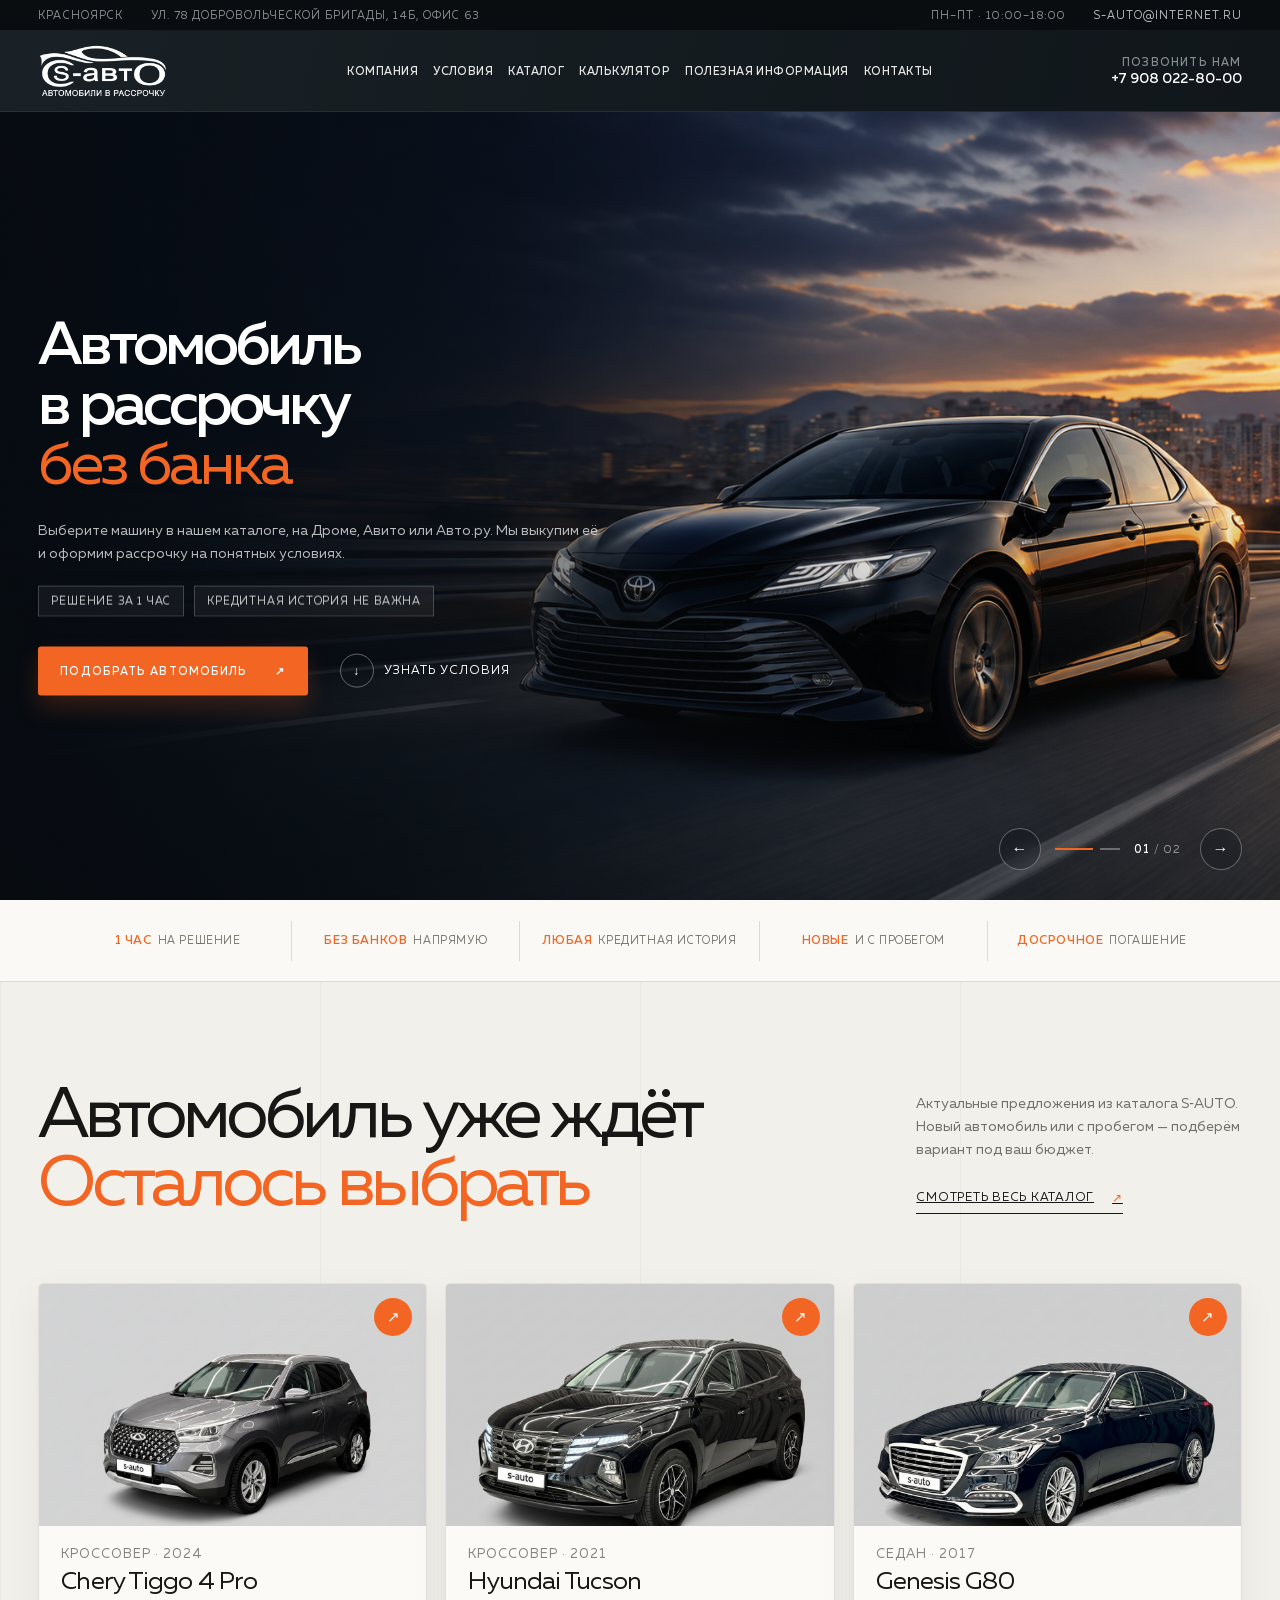
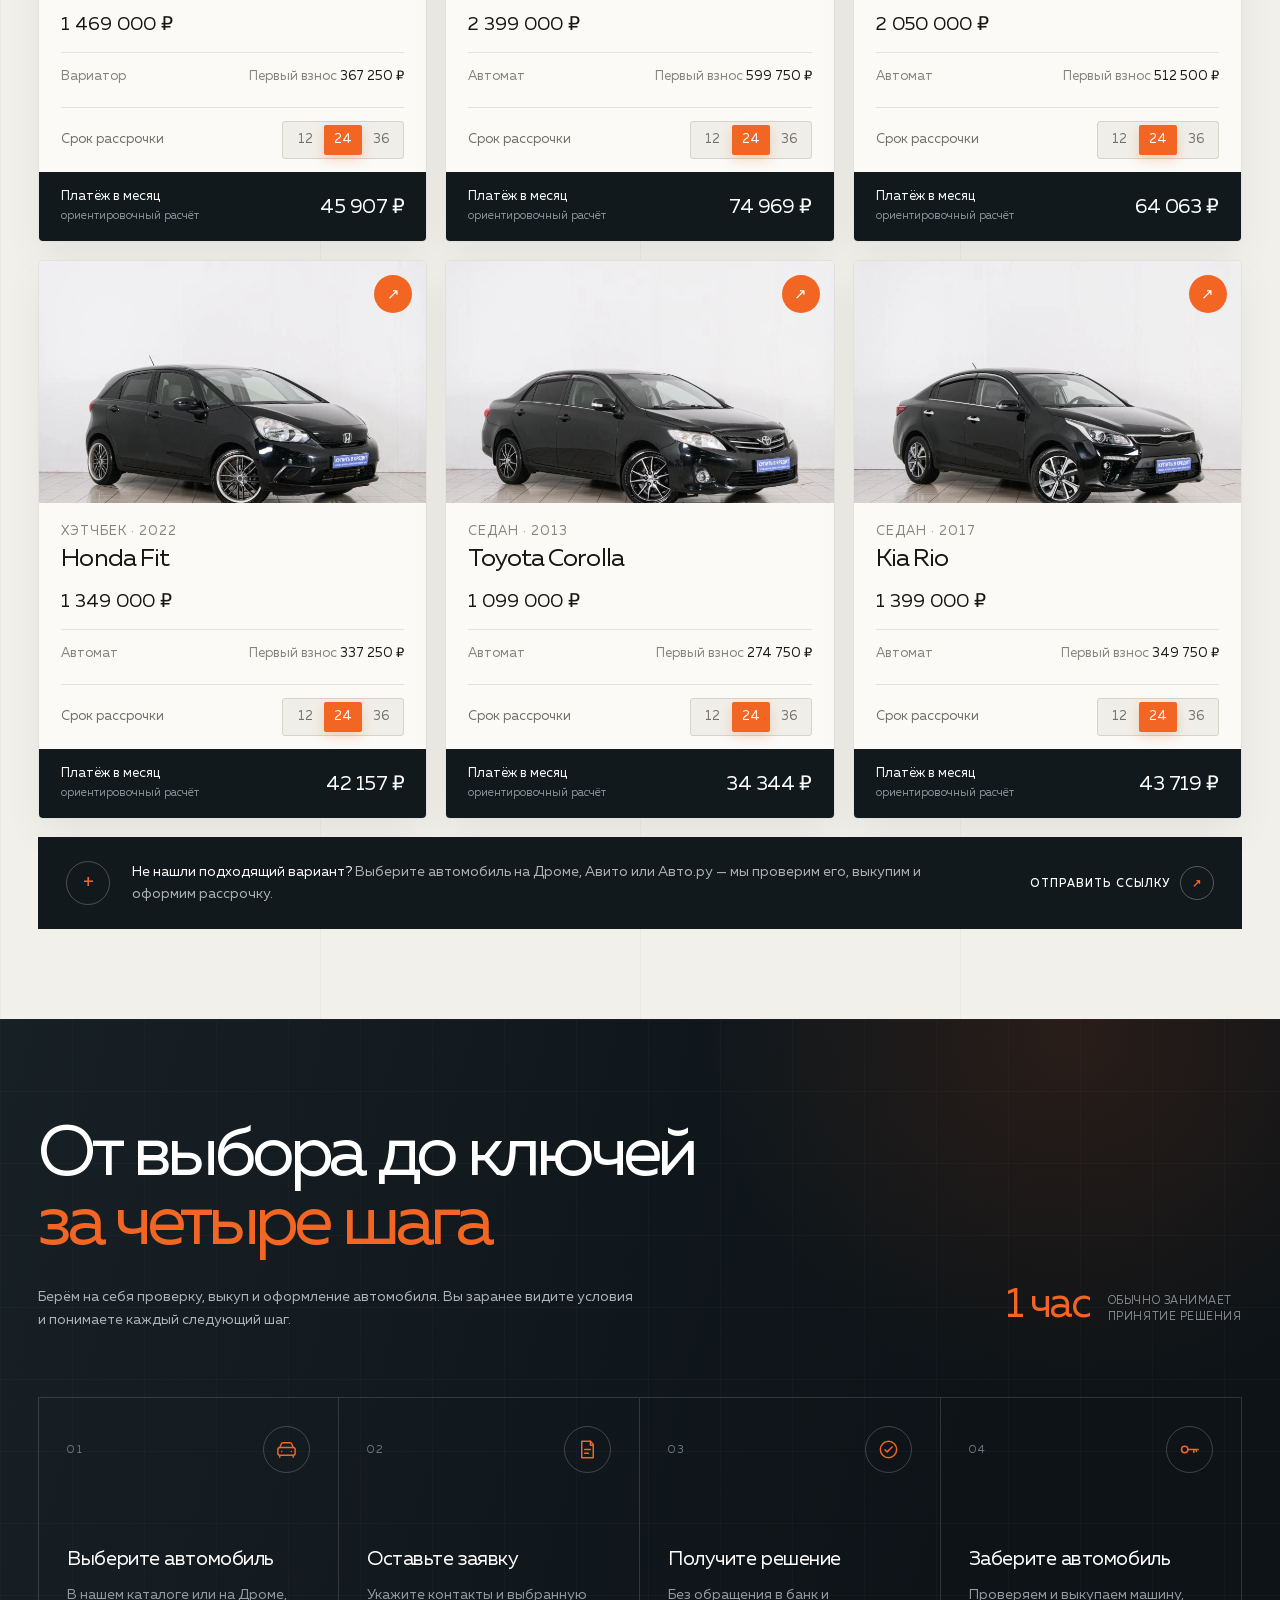
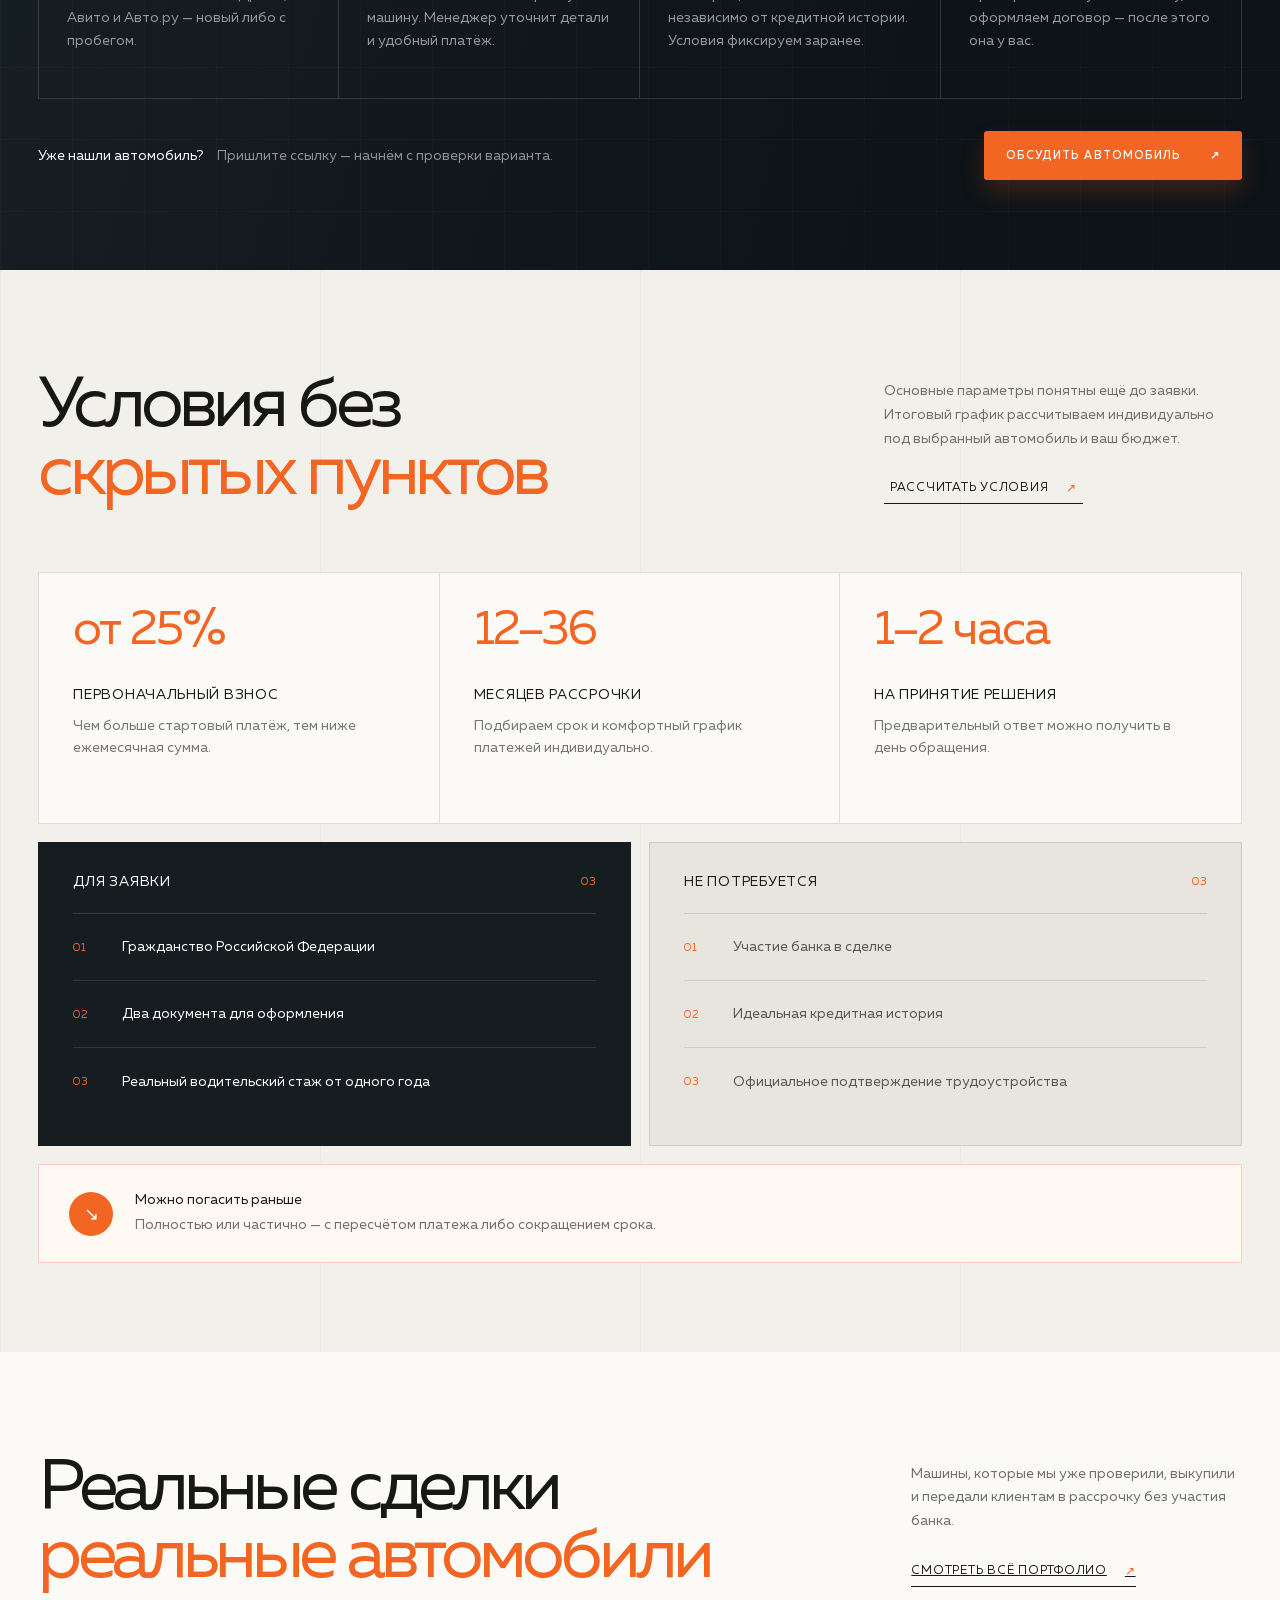
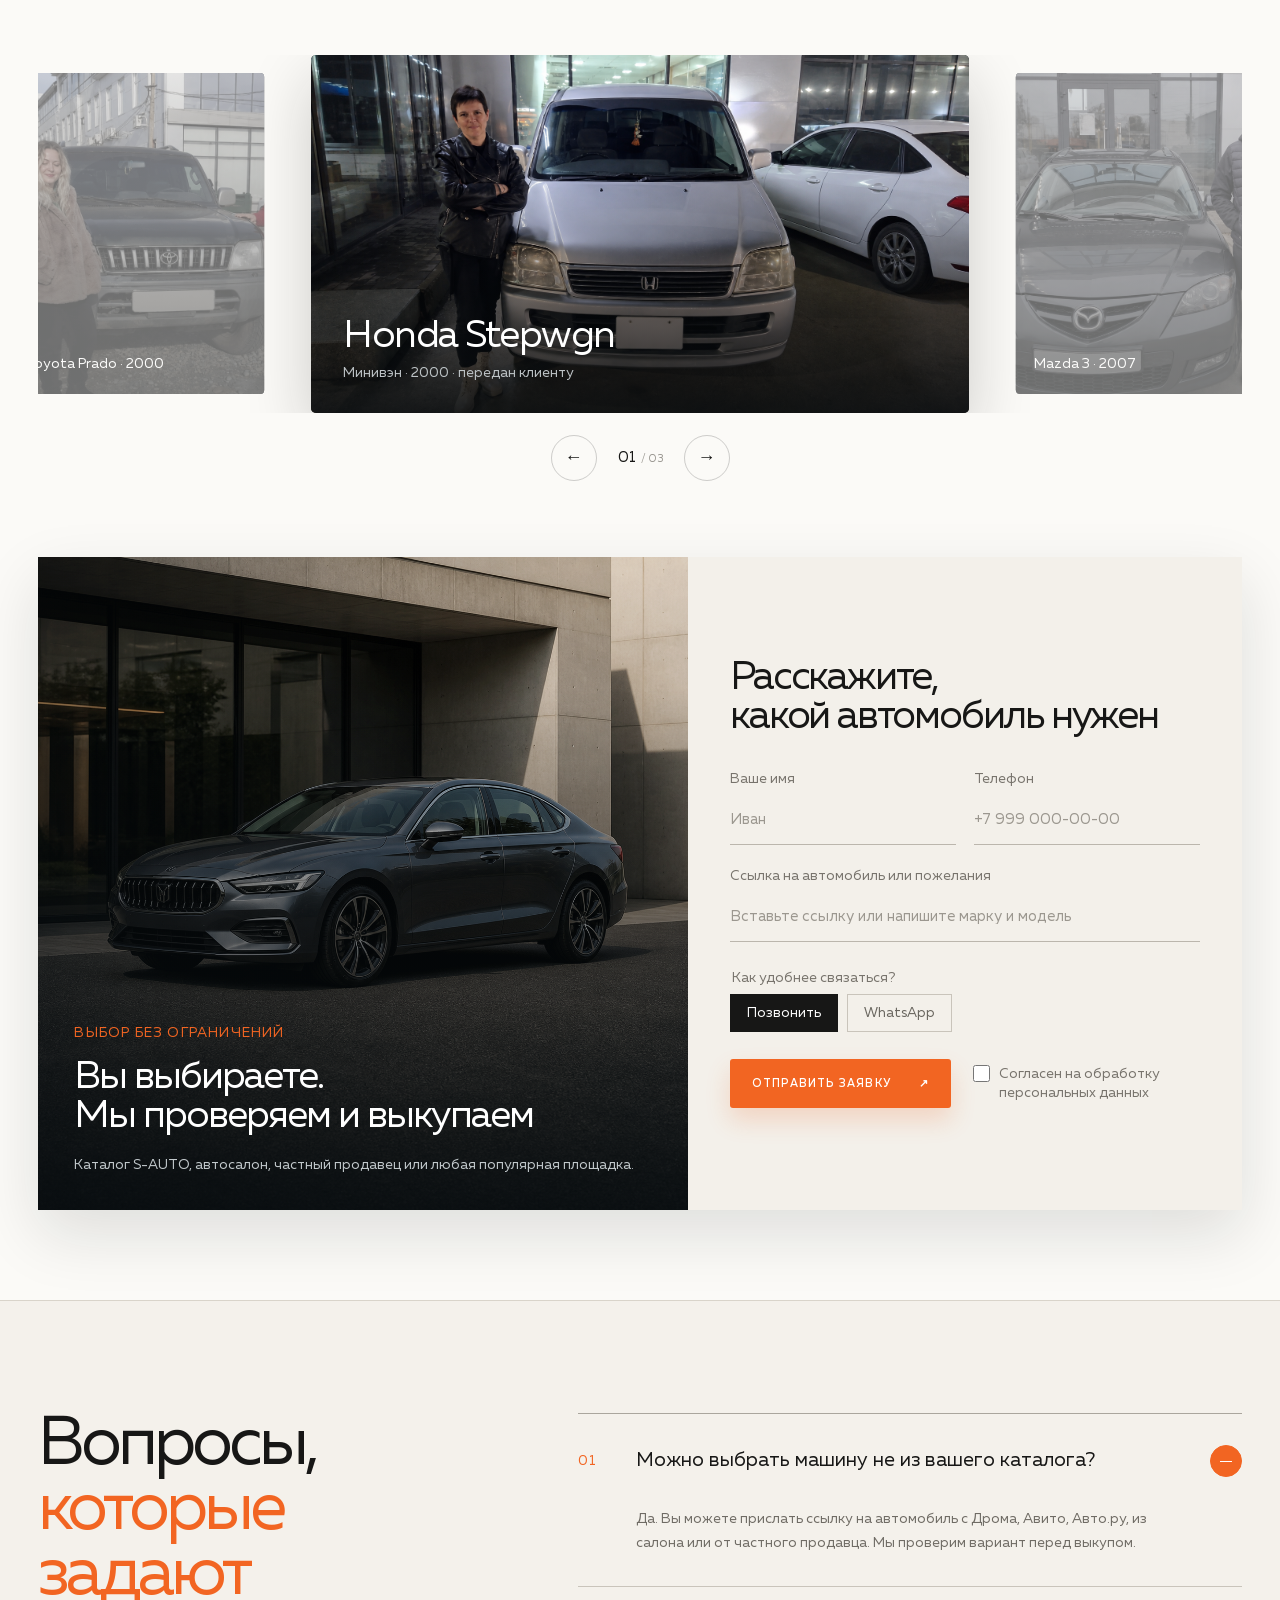
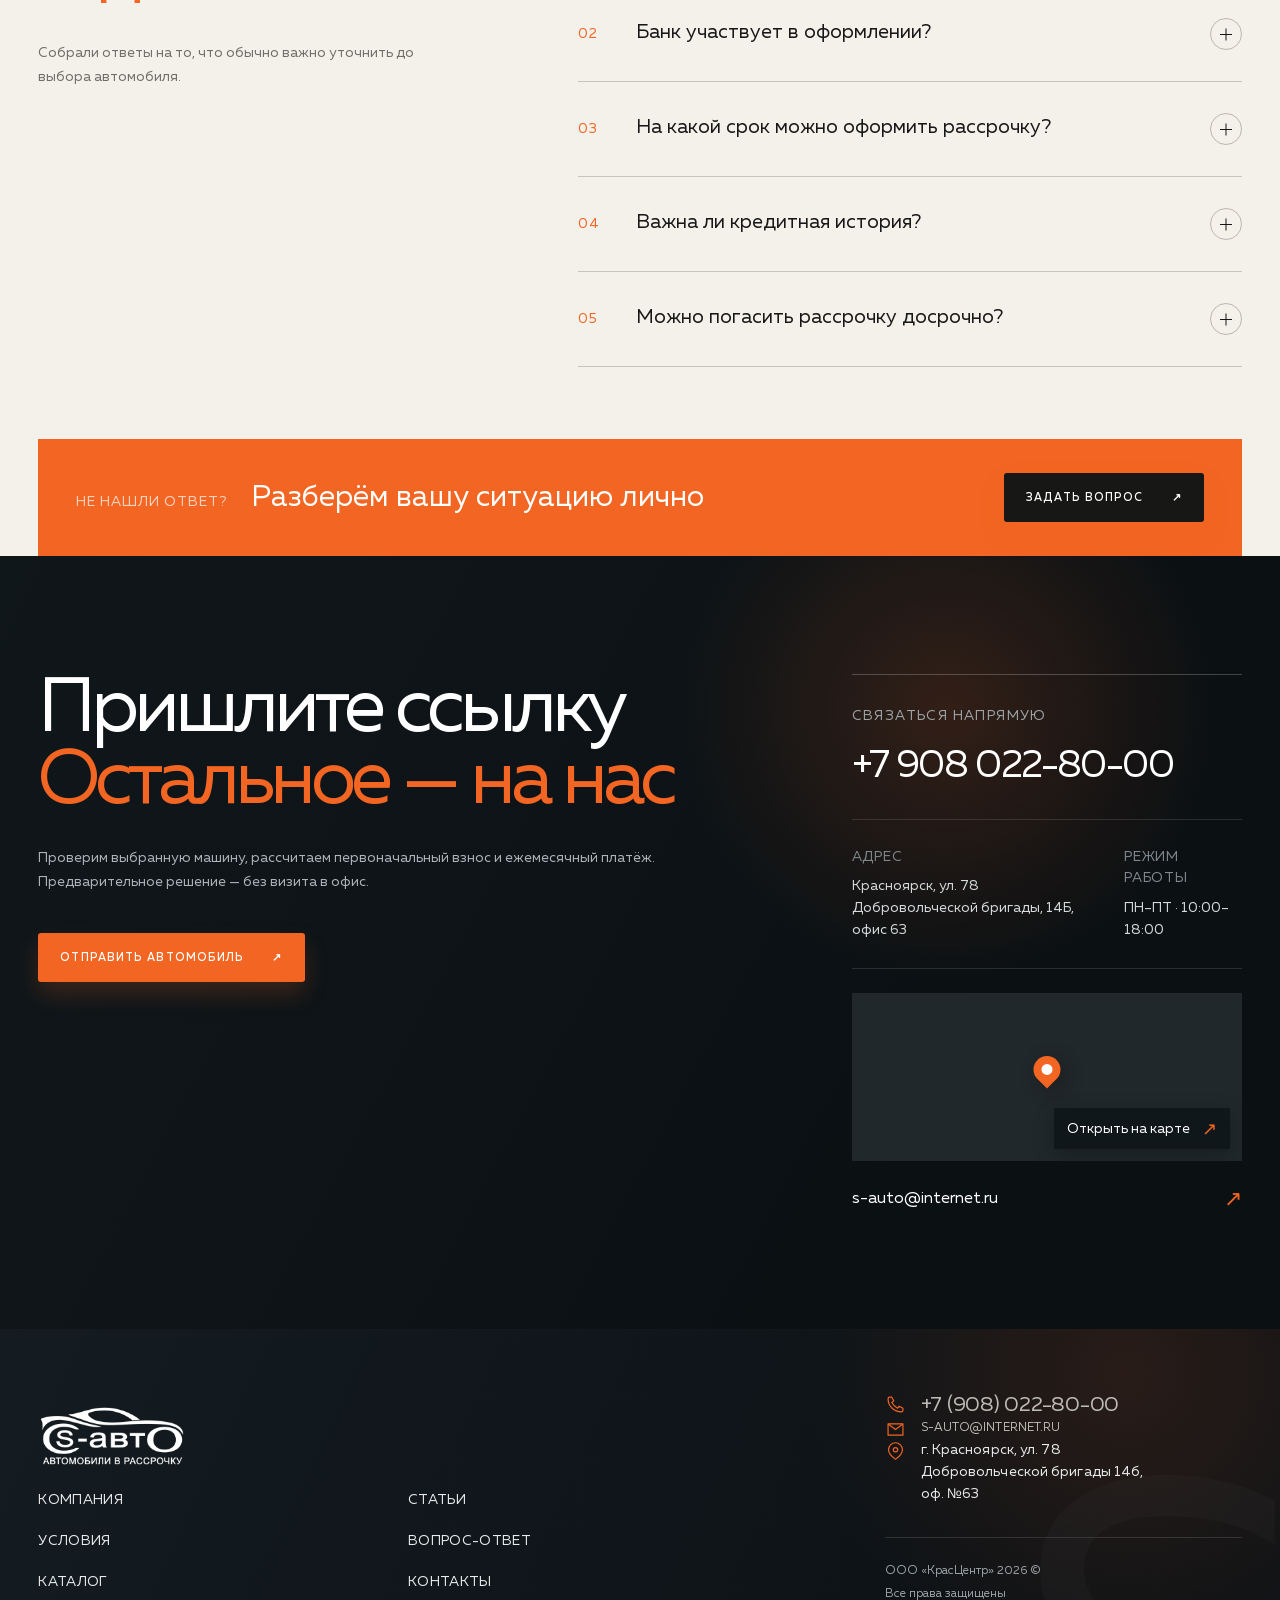
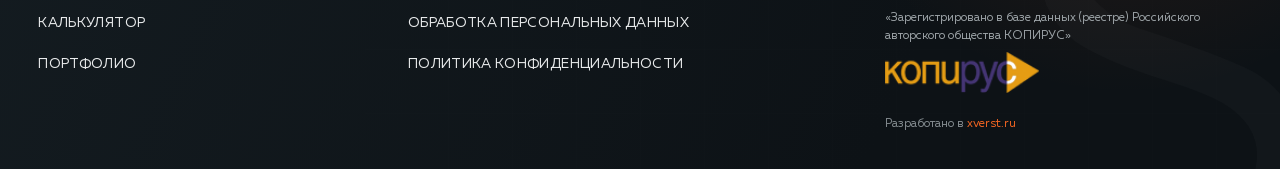
<file: index.html>
<!doctype html>
<html lang="ru">
  <head>
    <meta charset="UTF-8" />
    <meta name="viewport" content="width=device-width, initial-scale=1" />
    <meta name="robots" content="noindex, nofollow, noarchive, nosnippet, noimageindex" />
    <meta name="googlebot" content="noindex, nofollow, noarchive, nosnippet, noimageindex" />
    <meta name="yandex" content="noindex, nofollow, noarchive, nosnippet, noimageindex" />
    <meta name="description" content="S-AUTO — автомобили в рассрочку и под выкуп в Красноярске без участия банков." />
    <title>S-AUTO — автомобиль в рассрочку</title>
    <link rel="stylesheet" href="styles.css?v=20260919-type" />
  </head>
  <body>
    <div class="page-shell">
      <header class="header" id="top">
        <div class="utility-bar">
          <span>Красноярск</span>
          <span>ул. 78 Добровольческой бригады, 14Б, офис 63</span>
          <span>ПН–ПТ · 10:00–18:00</span>
          <a href="mailto:s-auto@internet.ru">s-auto@internet.ru</a>
        </div>
        <div class="header-main">
          <a class="brand" href="./" aria-label="S-AUTO — на главную">
            <img class="brand-logo" src="assets/s-auto-logo-light.png" alt="S-AUTO — автомобили в рассрочку" />
          </a>

          <nav class="nav" id="main-nav" aria-label="Основная навигация">
            <a href="./about/">Компания</a>
            <a href="#conditions">Условия</a>
            <a href="./catalog/">Каталог</a>
            <a href="./calculator/">Калькулятор</a>
            <a href="./news/">Полезная информация</a>
            <a href="#contacts">Контакты</a>
            <div class="mobile-nav-info">
              <p><span>Адрес</span>Красноярск, ул. 78 Добровольческой бригады, 14Б, офис 63</p>
              <p><span>Режим работы</span>ПН–ПТ, 10:00–18:00</p>
              <a class="mobile-phone" href="tel:+79080228000">+7 908 022-80-00</a>
              <button class="button js-open-modal" type="button">Оставить заявку</button>
            </div>
          </nav>

          <div class="header-actions">
            <a class="phone" href="tel:+79080228000"><span>Позвонить нам</span>+7 908 022-80-00</a>
            <button class="button button-small js-open-modal" type="button">Оставить заявку</button>
            <button class="menu-toggle" type="button" aria-expanded="false" aria-controls="main-nav" aria-label="Открыть меню"><span></span><span></span></button>
          </div>
        </div>
      </header>

      <main>
        <section class="hero conversion-hero hero-slider" aria-label="Главные предложения S-AUTO">
          <article class="hero-slide is-active" data-slide aria-hidden="false">
            <img class="hero-image" src="assets/s-auto-camry-motion.png" alt="Toyota Camry в движении на фоне вечернего Красноярска" />
            <div class="hero-shade"></div>
            <div class="hero-copy">
              <h1 id="hero-title">Автомобиль<br />в рассрочку<br /><em>без банка</em></h1>
              <p>Выберите машину в&nbsp;нашем каталоге, на&nbsp;Дроме, Авито или Авто.ру. Мы выкупим её и&nbsp;оформим рассрочку на&nbsp;понятных условиях.</p>
              <div class="fact-chips"><span>Решение за 1 час</span><span>Кредитная история не важна</span></div>
              <div class="hero-actions">
                <button class="button js-open-modal" type="button">Подобрать автомобиль <span>↗</span></button>
                <a class="text-link" href="#conditions"><span class="play">↓</span> Узнать условия</a>
              </div>
            </div>
          </article>

          <article class="hero-slide" data-slide aria-hidden="true">
            <img class="hero-image" src="assets/s-auto-choice-lineup.png" alt="Большой выбор автомобилей разных классов" />
            <div class="hero-shade"></div>
            <div class="hero-copy">
              <h2>Выбирайте любую<br /><em>Мы поможем купить</em></h2>
              <p>Сотни автомобилей в&nbsp;каталоге и&nbsp;весь рынок — от&nbsp;городских седанов до&nbsp;семейных кроссоверов. Новый или с&nbsp;пробегом.</p>
              <div class="fact-chips"><span>Любые марки и классы</span><span>Новые и с пробегом</span></div>
              <div class="hero-actions">
                <a class="button" href="./catalog/">Смотреть каталог <span>↗</span></a>
                <button class="text-button js-open-modal" type="button"><span class="play">+</span> Оставить заявку</button>
              </div>
            </div>
          </article>

          <div class="slider-controls" aria-label="Управление слайдером">
            <button class="slider-arrow" type="button" data-prev aria-label="Предыдущий слайд">←</button>
            <div class="slider-dots" role="tablist" aria-label="Выбор слайда">
              <button class="slider-dot is-active" type="button" data-slide-to="0" role="tab" aria-selected="true" aria-label="Слайд 1"></button>
              <button class="slider-dot" type="button" data-slide-to="1" role="tab" aria-selected="false" aria-label="Слайд 2"></button>
            </div>
            <span class="slider-count"><b>01</b> / 02</span>
            <button class="slider-arrow" type="button" data-next aria-label="Следующий слайд">→</button>
          </div>
        </section>

        <section class="trust-line" aria-label="Преимущества S-AUTO">
          <span><b>1 час</b> на решение</span>
          <span><b>Без банков</b> напрямую</span>
          <span><b>Любая</b> кредитная история</span>
          <span><b>Новые</b> и с пробегом</span>
          <span><b>Досрочное</b> погашение</span>
        </section>

        <section class="catalog-preview" id="cars" aria-labelledby="catalog-preview-title">
          <div class="catalog-preview-heading">
            <div>
              <h2 id="catalog-preview-title">Автомобиль уже ждёт<br /><em>Осталось выбрать</em></h2>
            </div>
            <div class="catalog-preview-intro">
              <p>Актуальные предложения из каталога S‑AUTO. Новый автомобиль или с пробегом — подберём вариант под ваш бюджет.</p>
              <a class="catalog-link" href="./catalog/">Смотреть весь каталог <span>↗</span></a>
            </div>
          </div>

          <div class="catalog-preview-grid">
            <article class="car-card" data-price="1469000" data-down-payment="367250">
              <a class="car-card-image" href="https://s-auto.company/catalog/92805-chery-tiggo-4-pro-i-restayling/" aria-label="Открыть Chery Tiggo 4 Pro в каталоге">
                <img src="assets/catalog-chery-tiggo.png" alt="Серый Chery Tiggo 4 Pro 2024 года" loading="lazy" />
                <span class="car-card-arrow">↗</span>
              </a>
              <div class="car-card-content">
                <div class="car-card-title">
                  <div><span>Кроссовер · 2024</span><h3>Chery Tiggo 4 Pro</h3></div>
                  <strong>1 469 000 ₽</strong>
                </div>
                <div class="car-card-meta"><span>Вариатор</span><span>Первый взнос <b>367 250 ₽</b></span></div>
                <div class="car-card-finance">
                  <div class="finance-term"><span>Срок рассрочки</span><div class="term-options" role="group" aria-label="Срок рассрочки для Chery Tiggo 4 Pro"><button type="button" data-term="12">12</button><button class="is-active" type="button" data-term="24">24</button><button type="button" data-term="36">36</button></div></div>
                  <div class="finance-payment"><span>Платёж в месяц<small>ориентировочный расчёт</small></span><strong data-payment aria-live="polite">45 907 ₽</strong></div>
                </div>
              </div>
            </article>

            <article class="car-card" data-price="2399000" data-down-payment="599750">
              <a class="car-card-image" href="https://s-auto.company/catalog/92895-hyundai-tucson-iv/" aria-label="Открыть Hyundai Tucson в каталоге">
                <img src="assets/catalog-hyundai-tucson.png" alt="Чёрный Hyundai Tucson 2021 года" loading="lazy" />
                <span class="car-card-arrow">↗</span>
              </a>
              <div class="car-card-content">
                <div class="car-card-title">
                  <div><span>Кроссовер · 2021</span><h3>Hyundai Tucson</h3></div>
                  <strong>2 399 000 ₽</strong>
                </div>
                <div class="car-card-meta"><span>Автомат</span><span>Первый взнос <b>599 750 ₽</b></span></div>
                <div class="car-card-finance">
                  <div class="finance-term"><span>Срок рассрочки</span><div class="term-options" role="group" aria-label="Срок рассрочки для Hyundai Tucson"><button type="button" data-term="12">12</button><button class="is-active" type="button" data-term="24">24</button><button type="button" data-term="36">36</button></div></div>
                  <div class="finance-payment"><span>Платёж в месяц<small>ориентировочный расчёт</small></span><strong data-payment aria-live="polite">74 969 ₽</strong></div>
                </div>
              </div>
            </article>

            <article class="car-card" data-price="2050000" data-down-payment="512500">
              <a class="car-card-image" href="https://s-auto.company/catalog/92894-genesis-g80-i/" aria-label="Открыть Genesis G80 в каталоге">
                <img src="assets/catalog-genesis-g80.png" alt="Тёмно-синий Genesis G80 2017 года" loading="lazy" />
                <span class="car-card-arrow">↗</span>
              </a>
              <div class="car-card-content">
                <div class="car-card-title">
                  <div><span>Седан · 2017</span><h3>Genesis G80</h3></div>
                  <strong>2 050 000 ₽</strong>
                </div>
                <div class="car-card-meta"><span>Автомат</span><span>Первый взнос <b>512 500 ₽</b></span></div>
                <div class="car-card-finance">
                  <div class="finance-term"><span>Срок рассрочки</span><div class="term-options" role="group" aria-label="Срок рассрочки для Genesis G80"><button type="button" data-term="12">12</button><button class="is-active" type="button" data-term="24">24</button><button type="button" data-term="36">36</button></div></div>
                  <div class="finance-payment"><span>Платёж в месяц<small>ориентировочный расчёт</small></span><strong data-payment aria-live="polite">64 063 ₽</strong></div>
                </div>
              </div>
            </article>

            <article class="car-card" data-price="1349000" data-down-payment="337250">
              <a class="car-card-image" href="https://s-auto.company/catalog/92890-honda-fit-2022-goda-v-krasnoyarske/" aria-label="Открыть Honda Fit в каталоге">
                <img src="assets/catalog-honda-fit.webp" alt="Чёрный Honda Fit 2022 года" loading="lazy" />
                <span class="car-card-arrow">↗</span>
              </a>
              <div class="car-card-content">
                <div class="car-card-title">
                  <div><span>Хэтчбек · 2022</span><h3>Honda Fit</h3></div>
                  <strong>1 349 000 ₽</strong>
                </div>
                <div class="car-card-meta"><span>Автомат</span><span>Первый взнос <b>337 250 ₽</b></span></div>
                <div class="car-card-finance">
                  <div class="finance-term"><span>Срок рассрочки</span><div class="term-options" role="group" aria-label="Срок рассрочки для Honda Fit"><button type="button" data-term="12">12</button><button class="is-active" type="button" data-term="24">24</button><button type="button" data-term="36">36</button></div></div>
                  <div class="finance-payment"><span>Платёж в месяц<small>ориентировочный расчёт</small></span><strong data-payment aria-live="polite">42 157 ₽</strong></div>
                </div>
              </div>
            </article>

            <article class="car-card" data-price="1099000" data-down-payment="274750">
              <a class="car-card-image" href="https://s-auto.company/catalog/92889-toyota-corolla-2013-goda-v-krasnoyarske/" aria-label="Открыть Toyota Corolla в каталоге">
                <img src="assets/catalog-toyota-corolla.webp" alt="Чёрная Toyota Corolla 2013 года" loading="lazy" />
                <span class="car-card-arrow">↗</span>
              </a>
              <div class="car-card-content">
                <div class="car-card-title">
                  <div><span>Седан · 2013</span><h3>Toyota Corolla</h3></div>
                  <strong>1 099 000 ₽</strong>
                </div>
                <div class="car-card-meta"><span>Автомат</span><span>Первый взнос <b>274 750 ₽</b></span></div>
                <div class="car-card-finance">
                  <div class="finance-term"><span>Срок рассрочки</span><div class="term-options" role="group" aria-label="Срок рассрочки для Toyota Corolla"><button type="button" data-term="12">12</button><button class="is-active" type="button" data-term="24">24</button><button type="button" data-term="36">36</button></div></div>
                  <div class="finance-payment"><span>Платёж в месяц<small>ориентировочный расчёт</small></span><strong data-payment aria-live="polite">34 344 ₽</strong></div>
                </div>
              </div>
            </article>

            <article class="car-card" data-price="1399000" data-down-payment="349750">
              <a class="car-card-image" href="https://s-auto.company/catalog/92888-kia-rio-2017-goda-v-krasnoyarske/" aria-label="Открыть Kia Rio в каталоге">
                <img src="assets/catalog-kia-rio.webp" alt="Чёрный Kia Rio 2017 года" loading="lazy" />
                <span class="car-card-arrow">↗</span>
              </a>
              <div class="car-card-content">
                <div class="car-card-title">
                  <div><span>Седан · 2017</span><h3>Kia Rio</h3></div>
                  <strong>1 399 000 ₽</strong>
                </div>
                <div class="car-card-meta"><span>Автомат</span><span>Первый взнос <b>349 750 ₽</b></span></div>
                <div class="car-card-finance">
                  <div class="finance-term"><span>Срок рассрочки</span><div class="term-options" role="group" aria-label="Срок рассрочки для Kia Rio"><button type="button" data-term="12">12</button><button class="is-active" type="button" data-term="24">24</button><button type="button" data-term="36">36</button></div></div>
                  <div class="finance-payment"><span>Платёж в месяц<small>ориентировочный расчёт</small></span><strong data-payment aria-live="polite">43 719 ₽</strong></div>
                </div>
              </div>
            </article>
          </div>

          <div class="catalog-market-note">
            <span class="catalog-market-icon">+</span>
            <p><b>Не нашли подходящий вариант?</b> Выберите автомобиль на Дроме, Авито или Авто.ру — мы проверим его, выкупим и оформим рассрочку.</p>
            <button class="text-button dark-text js-open-modal" type="button">Отправить ссылку <span class="play">↗</span></button>
          </div>
        </section>

        <section class="process-section" id="how-it-works" aria-labelledby="process-title">
          <div class="process-heading">
            <div>
              <h2 id="process-title">От выбора до ключей<br /><em>за четыре шага</em></h2>
              <p>Берём на себя проверку, выкуп и оформление автомобиля. Вы заранее видите условия и понимаете каждый следующий шаг.</p>
            </div>
            <div class="process-speed"><strong>1 час</strong><span>обычно занимает<br />принятие решения</span></div>
          </div>

          <ol class="process-steps">
            <li class="process-step">
              <div class="process-step-top"><span class="process-number">01</span><span class="process-icon" aria-hidden="true"><svg viewBox="0 0 24 24"><path d="m5 10 1.5-3.7A2 2 0 0 1 8.35 5h7.3a2 2 0 0 1 1.85 1.3L19 10"/><rect x="3" y="10" width="18" height="8" rx="2"/><path d="M7 14h.01M17 14h.01M5 18v2M19 18v2"/></svg></span></div>
              <h3>Выберите автомобиль</h3>
              <p>В нашем каталоге или на Дроме, Авито и Авто.ру — новый либо с пробегом.</p>
            </li>
            <li class="process-step">
              <div class="process-step-top"><span class="process-number">02</span><span class="process-icon" aria-hidden="true"><svg viewBox="0 0 24 24"><path d="M6 3.5h9l3 3v14H6z"/><path d="M15 3.5v4h3M9 12h6M9 16h4"/></svg></span></div>
              <h3>Оставьте заявку</h3>
              <p>Укажите контакты и выбранную машину. Менеджер уточнит детали и удобный платёж.</p>
            </li>
            <li class="process-step">
              <div class="process-step-top"><span class="process-number">03</span><span class="process-icon" aria-hidden="true"><svg viewBox="0 0 24 24"><circle cx="12" cy="12" r="8.5"/><path d="m8.3 12.2 2.3 2.3 5.2-5.2"/></svg></span></div>
              <h3>Получите решение</h3>
              <p>Без обращения в банк и независимо от кредитной истории. Условия фиксируем заранее.</p>
            </li>
            <li class="process-step">
              <div class="process-step-top"><span class="process-number">04</span><span class="process-icon" aria-hidden="true"><svg viewBox="0 0 24 24"><circle cx="7" cy="12" r="3.3"/><path d="M10.3 12H21M16.5 12v3M19.2 12v2"/></svg></span></div>
              <h3>Заберите автомобиль</h3>
              <p>Проверяем и выкупаем машину, оформляем договор — после этого она у вас.</p>
            </li>
          </ol>

          <div class="process-action">
            <p><strong>Уже нашли автомобиль?</strong><span>Пришлите ссылку — начнём с проверки варианта.</span></p>
            <button class="button js-open-modal" type="button">Обсудить автомобиль <span>↗</span></button>
          </div>
        </section>

        <section class="conditions-section" id="conditions" aria-labelledby="conditions-title">
          <div class="conditions-heading">
            <div>
              <h2 id="conditions-title">Условия без<br /><em>скрытых пунктов</em></h2>
            </div>
            <div class="conditions-intro">
              <p>Основные параметры понятны ещё до заявки. Итоговый график рассчитываем индивидуально под выбранный автомобиль и ваш бюджет.</p>
              <button class="catalog-link conditions-link js-open-modal" type="button">Рассчитать условия <span>↗</span></button>
            </div>
          </div>

          <div class="conditions-metrics">
            <article class="condition-metric">
              <strong>от 25%</strong>
              <span>Первоначальный взнос</span>
              <p>Чем больше стартовый платёж, тем ниже ежемесячная сумма.</p>
            </article>
            <article class="condition-metric">
              <strong>12–36</strong>
              <span>Месяцев рассрочки</span>
              <p>Подбираем срок и комфортный график платежей индивидуально.</p>
            </article>
            <article class="condition-metric">
              <strong>1–2 часа</strong>
              <span>На принятие решения</span>
              <p>Предварительный ответ можно получить в день обращения.</p>
            </article>
          </div>

          <div class="conditions-details">
            <article class="condition-list condition-list-required">
              <div class="condition-list-heading"><span>Для заявки</span><b>03</b></div>
              <ul>
                <li><span>01</span><p>Гражданство Российской Федерации</p></li>
                <li><span>02</span><p>Два документа для оформления</p></li>
                <li><span>03</span><p>Реальный водительский стаж от одного года</p></li>
              </ul>
            </article>

            <article class="condition-list condition-list-free">
              <div class="condition-list-heading"><span>Не потребуется</span><b>03</b></div>
              <ul>
                <li><span>01</span><p>Участие банка в сделке</p></li>
                <li><span>02</span><p>Идеальная кредитная история</p></li>
                <li><span>03</span><p>Официальное подтверждение трудоустройства</p></li>
              </ul>
            </article>

            <aside class="condition-note">
              <span aria-hidden="true">↘</span>
              <p><strong>Можно погасить раньше</strong>Полностью или частично — с пересчётом платежа либо сокращением срока.</p>
            </aside>
          </div>
        </section>

        <section class="portfolio-section" id="portfolio" aria-labelledby="portfolio-title">
          <div class="portfolio-heading">
            <div>
              <h2 id="portfolio-title">Реальные сделки<br /><em>реальные автомобили</em></h2>
            </div>
            <div class="portfolio-intro">
              <p>Машины, которые мы уже проверили, выкупили и передали клиентам в рассрочку без участия банка.</p>
              <a class="catalog-link" href="https://s-auto.company/portfolio/">Смотреть всё портфолио <span>↗</span></a>
            </div>
          </div>

          <div class="portfolio-showcase" aria-label="Примеры реальных сделок S-AUTO">
            <button class="portfolio-preview portfolio-preview-left" type="button" data-portfolio-prev aria-label="Показать предыдущий кейс: Toyota Land Cruiser Prado">
              <img src="assets/portfolio-prado-clean.png" alt="" loading="lazy" />
              <span data-portfolio-prev-title>Toyota Prado · 2000</span>
            </button>

            <article class="portfolio-feature" aria-live="polite">
              <img src="assets/portfolio-honda-stepwgn-clean.png" alt="Клиент S-AUTO рядом с Honda Stepwgn 2000 года" loading="lazy" data-portfolio-main-image />
              <div class="portfolio-feature-shade"></div>
              <div class="portfolio-feature-copy">
                <div><h3 data-portfolio-title>Honda Stepwgn</h3><p data-portfolio-meta>Минивэн · 2000 · передан клиенту</p></div>
              </div>
            </article>

            <button class="portfolio-preview portfolio-preview-right" type="button" data-portfolio-next aria-label="Показать следующий кейс: Mazda 3">
              <img src="assets/portfolio-mazda-3-clean.png" alt="" loading="lazy" />
              <span data-portfolio-next-title>Mazda 3 · 2007</span>
            </button>
          </div>

          <div class="portfolio-slider-controls" aria-label="Управление слайдером реальных сделок">
            <button type="button" data-portfolio-prev aria-label="Предыдущий кейс">←</button>
            <div><b data-portfolio-current>01</b><span>/ 03</span></div>
            <button type="button" data-portfolio-next aria-label="Следующий кейс">→</button>
          </div>

          <div class="portfolio-lead">
            <div class="portfolio-lead-visual">
              <img src="assets/s-auto-selection-sedan.png" alt="Серый седан у современного автосалона — иллюстрация подбора автомобиля" loading="lazy" />
              <div class="portfolio-lead-shade"></div>
              <div class="portfolio-lead-caption">
                <span>Выбор без ограничений</span>
                <h3>Вы выбираете.<br />Мы проверяем и выкупаем</h3>
                <p>Каталог S-AUTO, автосалон, частный продавец или любая популярная площадка.</p>
              </div>
            </div>

            <form class="portfolio-lead-form" id="car-choice-form">
              <div class="portfolio-lead-form-body">
                <h3>Расскажите,<br />какой автомобиль нужен</h3>
                <div class="portfolio-form-grid">
                  <label><span>Ваше имя</span><input type="text" name="name" placeholder="Иван" autocomplete="name" required /></label>
                  <label><span>Телефон</span><input type="tel" name="phone" placeholder="+7 999 000-00-00" autocomplete="tel" required /></label>
                  <label class="portfolio-form-wide"><span>Ссылка на автомобиль или пожелания</span><input type="text" name="car" placeholder="Вставьте ссылку или напишите марку и модель" required /></label>
                </div>
                <fieldset class="portfolio-contact-choice">
                  <legend>Как удобнее связаться?</legend>
                  <label><input type="radio" name="contact-method" value="phone" checked /><span>Позвонить</span></label>
                  <label><input type="radio" name="contact-method" value="whatsapp" /><span>WhatsApp</span></label>
                </fieldset>
                <div class="portfolio-form-submit">
                  <button class="button" type="submit">Отправить заявку <span>↗</span></button>
                  <label class="portfolio-consent"><input type="checkbox" required /><span>Согласен на обработку персональных данных</span></label>
                </div>
              </div>
              <div class="portfolio-lead-success" hidden>
                <span>Заявка отправлена</span>
                <strong>Свяжемся с вами в рабочее время</strong>
                <p>Менеджер уточнит детали и предложит следующие шаги.</p>
              </div>
            </form>
          </div>
        </section>

        <section class="faq-section" id="faq" aria-labelledby="faq-title">
          <div class="faq-heading">
            <h2 id="faq-title">Вопросы,<br /><em>которые задают</em></h2>
            <p>Собрали ответы на то, что обычно важно уточнить до выбора автомобиля.</p>
          </div>

          <div class="faq-list">
            <details class="faq-item" open>
              <summary><span>01</span><strong>Можно выбрать машину не из вашего каталога?</strong><i aria-hidden="true"></i></summary>
              <p>Да. Вы можете прислать ссылку на автомобиль с Дрома, Авито, Авто.ру, из салона или от частного продавца. Мы проверим вариант перед выкупом.</p>
            </details>
            <details class="faq-item">
              <summary><span>02</span><strong>Банк участвует в оформлении?</strong><i aria-hidden="true"></i></summary>
              <p>Нет. Решение и оформление проходят напрямую через S-AUTO, поэтому банковская заявка не требуется.</p>
            </details>
            <details class="faq-item">
              <summary><span>03</span><strong>На какой срок можно оформить рассрочку?</strong><i aria-hidden="true"></i></summary>
              <p>Доступны варианты на 12, 24 или 36 месяцев. Менеджер рассчитает график под выбранный автомобиль и первоначальный взнос.</p>
            </details>
            <details class="faq-item">
              <summary><span>04</span><strong>Важна ли кредитная история?</strong><i aria-hidden="true"></i></summary>
              <p>Идеальная кредитная история не обязательна. Каждую заявку рассматриваем индивидуально и сообщаем предварительное решение.</p>
            </details>
            <details class="faq-item">
              <summary><span>05</span><strong>Можно погасить рассрочку досрочно?</strong><i aria-hidden="true"></i></summary>
              <p>Да, полностью или частично. При частичном погашении можно пересчитать платёж или сократить оставшийся срок.</p>
            </details>
          </div>

          <div class="faq-action">
            <p><span>Не нашли ответ?</span><strong>Разберём вашу ситуацию лично</strong></p>
            <button class="button js-open-modal" type="button">Задать вопрос <span>↗</span></button>
          </div>
        </section>

        <section class="contact-section" id="contacts" aria-labelledby="contact-title">
          <div class="contact-copy">
            <h2 id="contact-title">Пришлите ссылку<br /><em>Остальное — на нас</em></h2>
            <p>Проверим выбранную машину, рассчитаем первоначальный взнос и ежемесячный платёж. Предварительное решение — без визита в офис.</p>
            <button class="button js-open-modal" type="button">Отправить автомобиль <span>↗</span></button>
          </div>

          <div class="contact-card">
            <span class="contact-card-label">Связаться напрямую</span>
            <a class="contact-phone" href="tel:+79080228000">+7 908 022-80-00</a>
            <div class="contact-facts">
              <p><span>Адрес</span>Красноярск, ул. 78 Добровольческой бригады, 14Б, офис 63</p>
              <p><span>Режим работы</span>ПН–ПТ · 10:00–18:00</p>
            </div>
            <div class="contact-map">
              <iframe src="https://yandex.ru/map-widget/v1/?ll=92.911927%2C56.042543&amp;z=17" title="S-AUTO: Красноярск, ул. 78 Добровольческой бригады, 14Б" loading="lazy"></iframe>
              <span class="contact-map-marker" aria-hidden="true"></span>
              <a href="https://yandex.ru/maps/?ll=92.911927%2C56.042543&amp;z=17&amp;pt=92.911927%2C56.042543%2Cpm2rdm" target="_blank" rel="noopener noreferrer">Открыть на карте <span>↗</span></a>
            </div>
            <a class="contact-mail" href="mailto:s-auto@internet.ru">s-auto@internet.ru <span>↗</span></a>
          </div>
        </section>

      </main>

      <footer class="footer" id="contacts" aria-label="Подвал сайта">
        <div class="footer-grid">
          <div class="footer-identity">
            <a class="footer-brand" href="./" aria-label="S-AUTO — на главную">
              <img class="brand-logo" src="assets/s-auto-logo-light.png" alt="S-AUTO — автомобили в рассрочку" />
            </a>
            <nav class="footer-nav" aria-label="Основные разделы">
              <a href="./about/">Компания</a>
              <a href="#conditions">Условия</a>
              <a href="./catalog/">Каталог</a>
              <a href="./calculator/">Калькулятор</a>
              <a href="https://s-auto.company/portfolio/">Портфолио</a>
            </nav>
          </div>

          <nav class="footer-nav footer-nav-secondary" aria-label="Информация">
            <a href="./news/">Статьи</a>
            <a href="https://s-auto.company/information/faq/">Вопрос-ответ</a>
            <a href="#contacts">Контакты</a>
            <a href="https://s-auto.company/agreement/">Обработка персональных данных</a>
            <a href="https://s-auto.company/politika-konfidencialnosti/">Политика конфиденциальности</a>
          </nav>

          <div class="footer-contact">
            <a class="footer-contact-row footer-phone" href="tel:+79080228000">
              <svg aria-hidden="true" viewBox="0 0 24 24"><path d="M7.6 3.5 10 7.8 7.8 9.7a15.4 15.4 0 0 0 6.5 6.5l1.9-2.2 4.3 2.4v2.3c0 1-.8 1.8-1.8 1.8A15.2 15.2 0 0 1 3.5 5.3c0-1 .8-1.8 1.8-1.8h2.3Z" /></svg>
              <span>+7 (908) 022-80-00</span>
            </a>
            <a class="footer-contact-row" href="mailto:s-auto@internet.ru">
              <svg aria-hidden="true" viewBox="0 0 24 24"><path d="M3.5 5.5h17v13h-17z" /><path d="m4 6 8 6 8-6" /></svg>
              <span>S-AUTO@INTERNET.RU</span>
            </a>
            <address class="footer-contact-row">
              <svg aria-hidden="true" viewBox="0 0 24 24"><path d="M20 10c0 5-8 11-8 11S4 15 4 10a8 8 0 1 1 16 0Z" /><circle cx="12" cy="10" r="2.5" /></svg>
              <span>г. Красноярск, ул. 78<br />Добровольческой бригады 14б,<br />оф. №63</span>
            </address>

            <div class="footer-legal">
              <p>ООО «КрасЦентр» 2026 ©</p>
              <p>Все права защищены</p>
              <p>«Зарегистрировано в базе данных (реестре) Российского авторского общества КОПИРУС»</p>
              <img class="copyrus-logo" src="assets/copyrus.png" alt="КОПИРУС" />
            </div>

            <p class="footer-developer">Разработано в <a href="https://xverst.ru/">xverst.ru</a></p>
          </div>
        </div>
      </footer>
    </div>

    <dialog class="modal" id="request-modal">
      <button class="modal-close" type="button" aria-label="Закрыть">×</button>
      <span class="eyebrow dark"><span></span> Заявка</span>
      <h2>Подберём условия<br />под ваш автомобиль</h2>
      <p>Оставьте контакты — специалист S-AUTO перезвонит вам в течение рабочего дня.</p>
      <form id="request-form">
        <label>Ваше имя<input name="name" autocomplete="name" placeholder="Александр" required /></label>
        <label>Телефон<input name="phone" inputmode="tel" autocomplete="tel" placeholder="+7 900 000-00-00" required /></label>
        <button class="button" type="submit">Отправить заявку <span>↗</span></button>
        <small>Нажимая кнопку, вы соглашаетесь с обработкой персональных данных.</small>
      </form>
      <div class="success" hidden><span>✓</span><h3>Заявка принята</h3><p>Спасибо! Мы свяжемся с вами в рабочее время.</p></div>
    </dialog>
    <script src="script.js?v=20260831-portrait-five-v2"></script>
  </body>
</html>
</file>
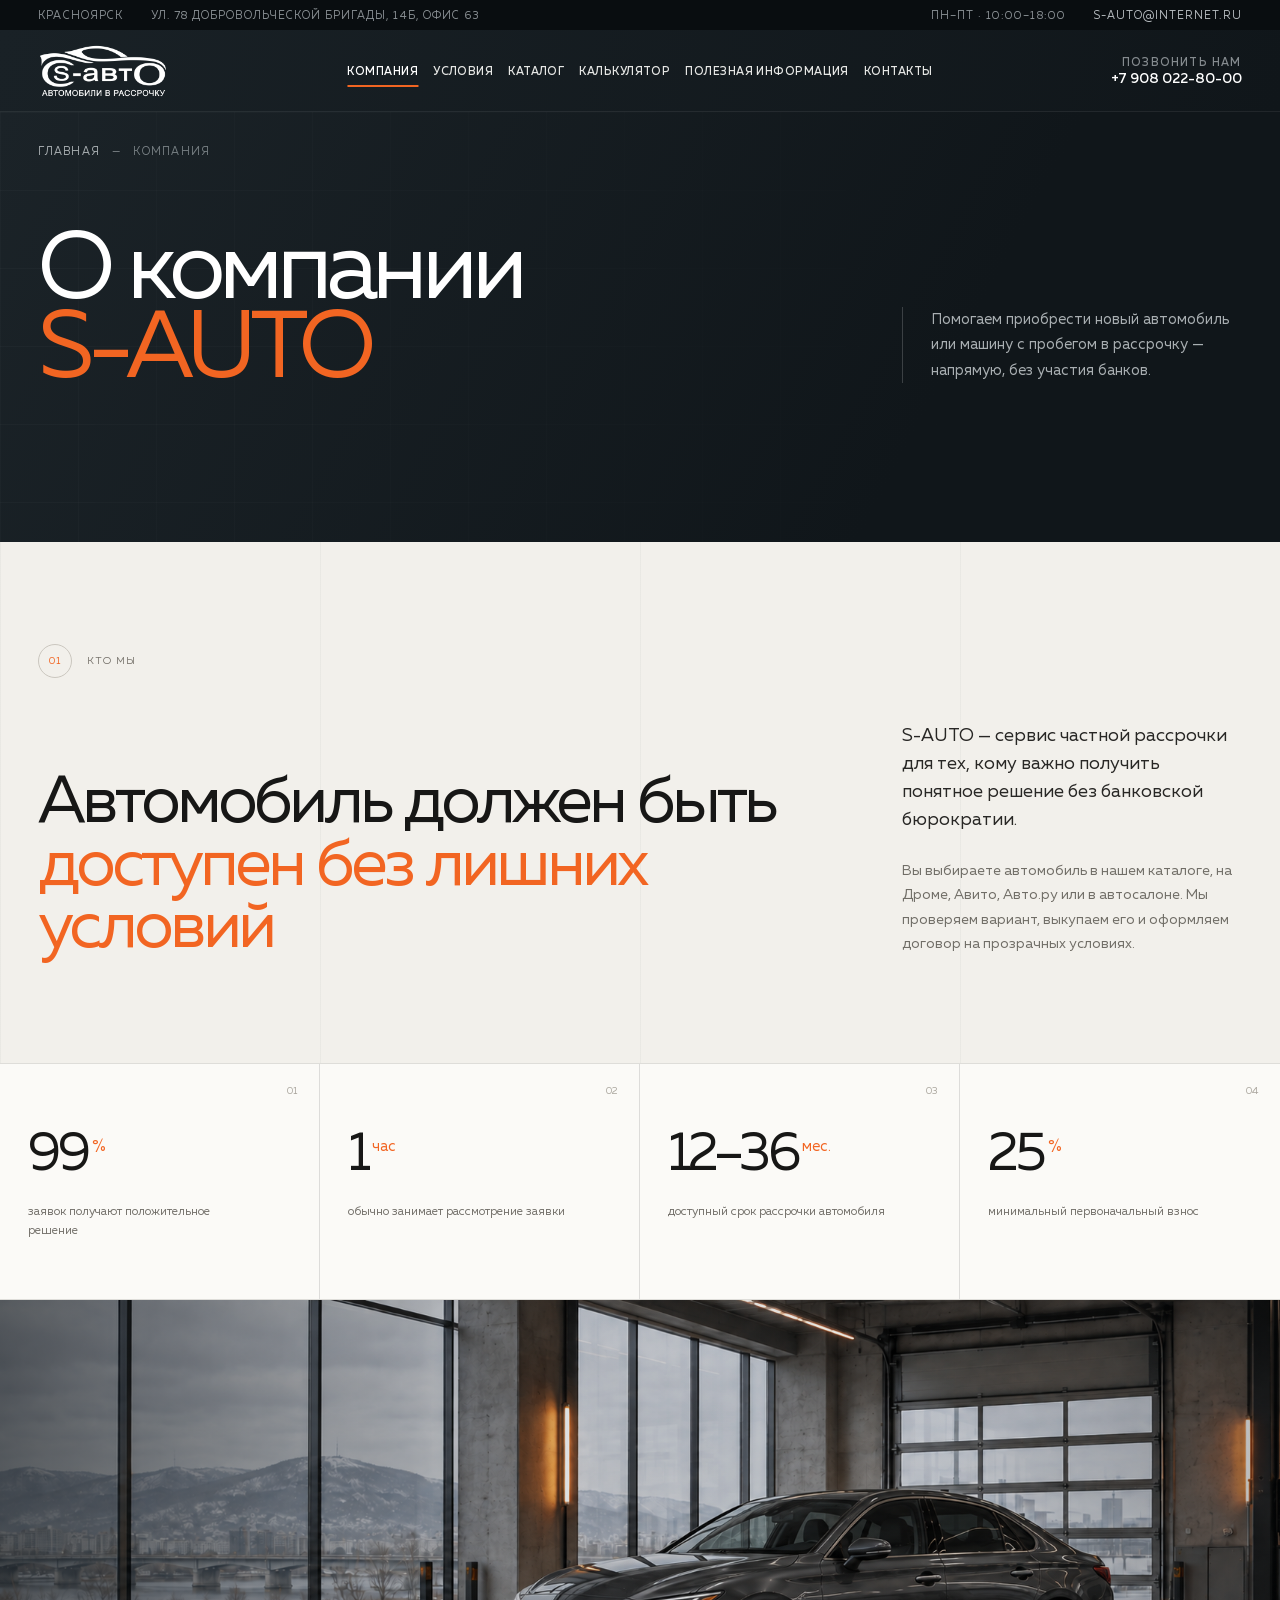
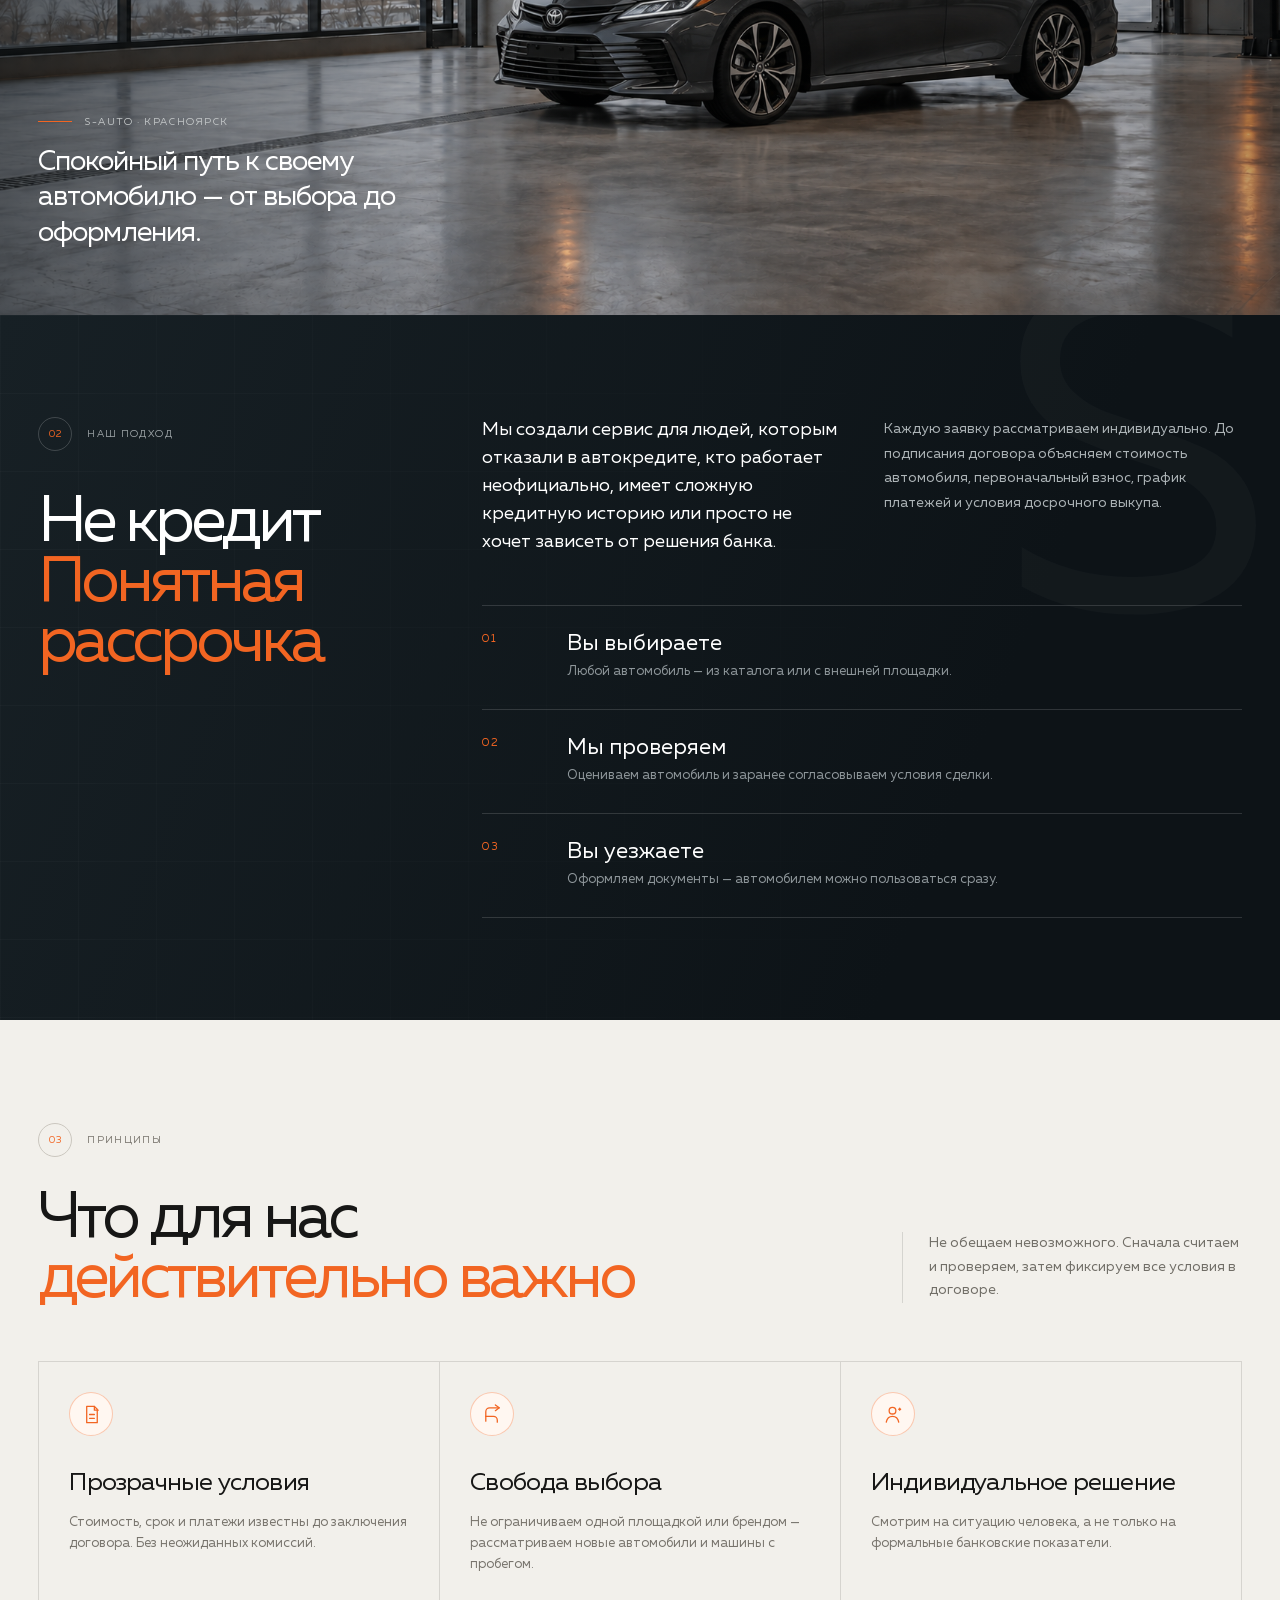
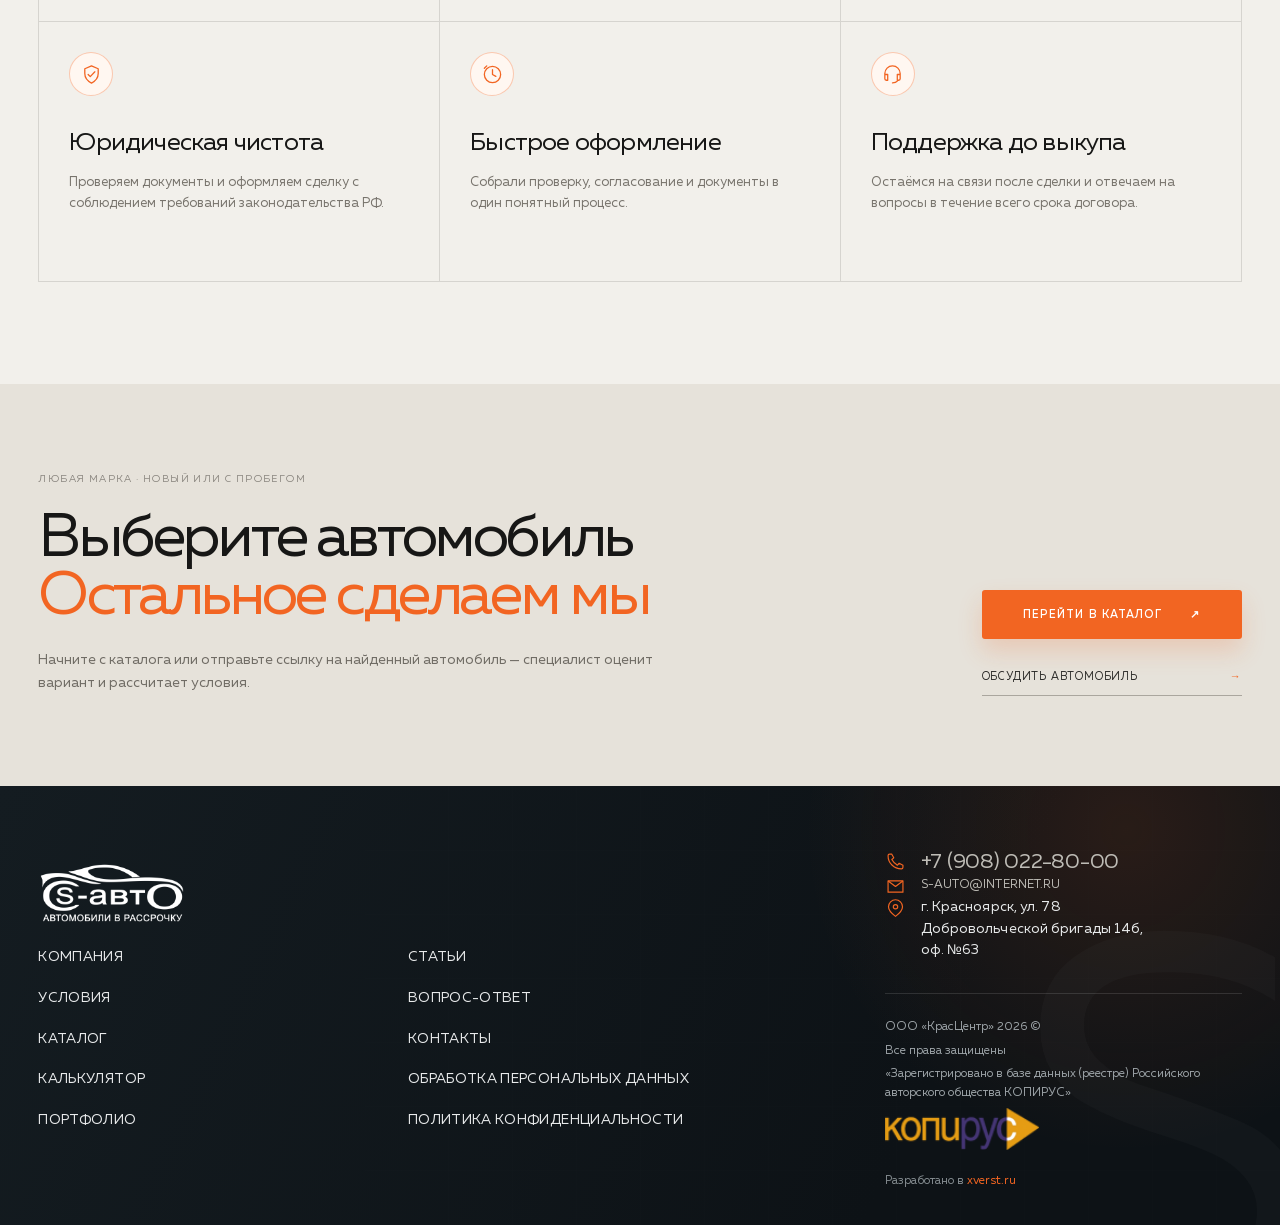
<file: about/index.html>
<!doctype html>
<html lang="ru">
  <head>
    <meta charset="UTF-8" />
    <meta name="viewport" content="width=device-width, initial-scale=1" />
    <meta name="robots" content="noindex, nofollow, noarchive, nosnippet, noimageindex" />
    <meta name="description" content="О компании S-AUTO — автомобили в рассрочку без участия банков в Красноярске." />
    <title>О компании S-AUTO — автомобили в рассрочку</title>
    <link rel="stylesheet" href="../styles.css?v=20260919-type" />
    <link rel="stylesheet" href="../about.css?v=20260919-3" />
  </head>
  <body class="about-page">
    <div class="page-shell">
      <header class="header" id="top">
        <div class="utility-bar">
          <span>Красноярск</span><span>ул. 78 Добровольческой бригады, 14Б, офис 63</span><span>ПН–ПТ · 10:00–18:00</span><a href="mailto:s-auto@internet.ru">s-auto@internet.ru</a>
        </div>
        <div class="header-main">
          <a class="brand" href="../" aria-label="S-AUTO — на главную"><img class="brand-logo" src="../assets/s-auto-logo-light.png" alt="S-AUTO — автомобили в рассрочку" /></a>
          <nav class="nav" id="main-nav" aria-label="Основная навигация">
            <a class="is-active" href="./" aria-current="page">Компания</a><a href="../#conditions">Условия</a><a href="../catalog/">Каталог</a><a href="../calculator/">Калькулятор</a><a href="../news/">Полезная информация</a><a href="#contacts">Контакты</a>
            <div class="mobile-nav-info"><p><span>Адрес</span>Красноярск, ул. 78 Добровольческой бригады, 14Б, офис 63</p><p><span>Режим работы</span>ПН–ПТ, 10:00–18:00</p><a class="mobile-phone" href="tel:+79080228000">+7 908 022-80-00</a><button class="button js-open-modal" type="button">Оставить заявку</button></div>
          </nav>
          <div class="header-actions"><a class="phone" href="tel:+79080228000"><span>Позвонить нам</span>+7 908 022-80-00</a><button class="button button-small js-open-modal" type="button">Оставить заявку</button><button class="menu-toggle" type="button" aria-expanded="false" aria-controls="main-nav" aria-label="Открыть меню"><span></span><span></span></button></div>
        </div>
      </header>

      <main>
        <section class="about-hero" aria-labelledby="about-title">
          <nav class="about-breadcrumbs" aria-label="Хлебные крошки"><a href="../">Главная</a><span>—</span><span>Компания</span></nav>
          <div class="about-hero-copy">
            <h1 id="about-title">О компании<br /><em>S-AUTO</em></h1>
            <p>Помогаем приобрести новый автомобиль или машину с пробегом в рассрочку — напрямую, без участия банков.</p>
          </div>
        </section>

        <section class="about-manifesto" aria-labelledby="manifesto-title">
          <div class="about-section-label"><span>01</span><b>Кто мы</b></div>
          <div class="about-manifesto-main">
            <h2 id="manifesto-title">Автомобиль должен быть<br /><em>доступен без лишних условий</em></h2>
            <div class="manifesto-copy">
              <p class="manifesto-lead">S-AUTO — сервис частной рассрочки для тех, кому важно получить понятное решение без банковской бюрократии.</p>
              <p>Вы выбираете автомобиль в нашем каталоге, на Дроме, Авито, Авто.ру или в автосалоне. Мы проверяем вариант, выкупаем его и оформляем договор на прозрачных условиях.</p>
            </div>
          </div>
        </section>

        <section class="about-facts" aria-label="S-AUTO в цифрах">
          <article><span>01</span><strong>99<sup>%</sup></strong><p>заявок получают положительное решение</p></article>
          <article><span>02</span><strong>1<sup>час</sup></strong><p>обычно занимает рассмотрение заявки</p></article>
          <article><span>03</span><strong>12–36<sup>мес.</sup></strong><p>доступный срок рассрочки автомобиля</p></article>
          <article><span>04</span><strong>25<sup>%</sup></strong><p>минимальный первоначальный взнос</p></article>
        </section>

        <figure class="about-editorial">
          <img src="../assets/about-editorial-car.png?v=2" alt="Toyota Camry в современном центре S-AUTO" loading="lazy" />
          <figcaption>
            <span>S-AUTO · Красноярск</span>
            <p>Спокойный путь к своему автомобилю — от выбора до оформления.</p>
          </figcaption>
        </figure>

        <section class="about-story" aria-labelledby="story-title">
          <div class="about-story-heading">
            <div class="about-section-label light"><span>02</span><b>Наш подход</b></div>
            <h2 id="story-title">Не кредит<br /><em>Понятная рассрочка</em></h2>
          </div>
          <div class="about-story-body">
            <div class="story-index" aria-hidden="true">S</div>
            <div class="story-columns">
              <p>Мы создали сервис для людей, которым отказали в автокредите, кто работает неофициально, имеет сложную кредитную историю или просто не хочет зависеть от решения банка.</p>
              <p>Каждую заявку рассматриваем индивидуально. До подписания договора объясняем стоимость автомобиля, первоначальный взнос, график платежей и условия досрочного выкупа.</p>
            </div>
            <ol class="story-steps">
              <li><span>01</span><div><h3>Вы выбираете</h3><p>Любой автомобиль — из каталога или с внешней площадки.</p></div></li>
              <li><span>02</span><div><h3>Мы проверяем</h3><p>Оцениваем автомобиль и заранее согласовываем условия сделки.</p></div></li>
              <li><span>03</span><div><h3>Вы уезжаете</h3><p>Оформляем документы — автомобилем можно пользоваться сразу.</p></div></li>
            </ol>
          </div>
        </section>

        <section class="about-principles" aria-labelledby="principles-title">
          <header>
            <div><div class="about-section-label"><span>03</span><b>Принципы</b></div><h2 id="principles-title">Что для нас<br /><em>действительно важно</em></h2></div>
            <p>Не обещаем невозможного. Сначала считаем и проверяем, затем фиксируем все условия в договоре.</p>
          </header>
          <div class="principles-grid">
            <article><span class="principle-icon" aria-hidden="true"><svg viewBox="0 0 24 24"><path d="M7 3.5h8l3 3v14H7z"/><path d="M15 3.5v4h4M10 12h5M10 16h5"/></svg></span><h3>Прозрачные условия</h3><p>Стоимость, срок и платежи известны до заключения договора. Без неожиданных комиссий.</p></article>
            <article><span class="principle-icon" aria-hidden="true"><svg viewBox="0 0 24 24"><path d="M5 19V9a4 4 0 0 1 4-4h10"/><path d="m15 2 4 3-4 3M5 14h8a4 4 0 0 1 4 4v2"/></svg></span><h3>Свобода выбора</h3><p>Не ограничиваем одной площадкой или брендом — рассматриваем новые автомобили и машины с пробегом.</p></article>
            <article><span class="principle-icon" aria-hidden="true"><svg viewBox="0 0 24 24"><circle cx="12" cy="8" r="3.5"/><path d="M5.5 20c.8-4 3-6 6.5-6s5.7 2 6.5 6M18.5 6.5h2M19.5 5.5v2"/></svg></span><h3>Индивидуальное решение</h3><p>Смотрим на ситуацию человека, а не только на формальные банковские показатели.</p></article>
            <article><span class="principle-icon" aria-hidden="true"><svg viewBox="0 0 24 24"><path d="M12 3 19 6v5c0 4.6-2.8 7.8-7 10-4.2-2.2-7-5.4-7-10V6z"/><path d="m8.5 12 2.2 2.2 4.8-5"/></svg></span><h3>Юридическая чистота</h3><p>Проверяем документы и оформляем сделку с соблюдением требований законодательства РФ.</p></article>
            <article><span class="principle-icon" aria-hidden="true"><svg viewBox="0 0 24 24"><circle cx="12" cy="12" r="8.5"/><path d="M12 7v5l3.5 2M3.5 5.5 6 3"/></svg></span><h3>Быстрое оформление</h3><p>Собрали проверку, согласование и документы в один понятный процесс.</p></article>
            <article><span class="principle-icon" aria-hidden="true"><svg viewBox="0 0 24 24"><path d="M4 13v-2a8 8 0 0 1 16 0v2M4 12h3v6H5.5A1.5 1.5 0 0 1 4 16.5zM20 12h-3v6h1.5a1.5 1.5 0 0 0 1.5-1.5zM17 19c-1 1.2-2.6 1.8-5 1.8"/></svg></span><h3>Поддержка до выкупа</h3><p>Остаёмся на связи после сделки и отвечаем на вопросы в течение всего срока договора.</p></article>
          </div>
        </section>

        <section class="about-choice" aria-labelledby="choice-title">
          <div class="choice-copy"><span>Любая марка · Новый или с пробегом</span><h2 id="choice-title">Выберите автомобиль<br /><em>Остальное сделаем мы</em></h2><p>Начните с каталога или отправьте ссылку на найденный автомобиль — специалист оценит вариант и рассчитает условия.</p></div>
          <div class="choice-actions"><a class="button" href="../catalog/">Перейти в каталог <span>↗</span></a><button class="choice-link js-open-modal" type="button">Обсудить автомобиль <span>→</span></button></div>
        </section>
      </main>

      <footer class="footer" id="contacts" aria-label="Подвал сайта">
        <div class="footer-grid">
          <div class="footer-identity"><a class="footer-brand" href="../" aria-label="S-AUTO — на главную"><img class="brand-logo" src="../assets/s-auto-logo-light.png" alt="S-AUTO" /></a><nav class="footer-nav" aria-label="Основные разделы"><a href="./">Компания</a><a href="../#conditions">Условия</a><a href="../catalog/">Каталог</a><a href="../calculator/">Калькулятор</a><a href="https://s-auto.company/portfolio/">Портфолио</a></nav></div>
          <nav class="footer-nav footer-nav-secondary" aria-label="Информация"><a href="../news/">Статьи</a><a href="https://s-auto.company/information/faq/">Вопрос-ответ</a><a href="#contacts">Контакты</a><a href="https://s-auto.company/agreement/">Обработка персональных данных</a><a href="https://s-auto.company/politika-konfidencialnosti/">Политика конфиденциальности</a></nav>
          <div class="footer-contact">
            <a class="footer-contact-row footer-phone" href="tel:+79080228000"><svg aria-hidden="true" viewBox="0 0 24 24"><path d="M7.6 3.5 10 7.8 7.8 9.7a15.4 15.4 0 0 0 6.5 6.5l1.9-2.2 4.3 2.4v2.3c0 1-.8 1.8-1.8 1.8A15.2 15.2 0 0 1 3.5 5.3c0-1 .8-1.8 1.8-1.8h2.3Z" /></svg><span>+7 (908) 022-80-00</span></a>
            <a class="footer-contact-row" href="mailto:s-auto@internet.ru"><svg aria-hidden="true" viewBox="0 0 24 24"><path d="M3.5 5.5h17v13h-17z" /><path d="m4 6 8 6 8-6" /></svg><span>S-AUTO@INTERNET.RU</span></a>
            <address class="footer-contact-row"><svg aria-hidden="true" viewBox="0 0 24 24"><path d="M20 10c0 5-8 11-8 11S4 15 4 10a8 8 0 1 1 16 0Z" /><circle cx="12" cy="10" r="2.5" /></svg><span>г. Красноярск, ул. 78<br />Добровольческой бригады 14б,<br />оф. №63</span></address>
            <div class="footer-legal"><p>ООО «КрасЦентр» 2026 ©</p><p>Все права защищены</p><p>«Зарегистрировано в базе данных (реестре) Российского авторского общества КОПИРУС»</p><img class="copyrus-logo" src="../assets/copyrus.png" alt="КОПИРУС" /></div><p class="footer-developer">Разработано в <a href="https://xverst.ru/">xverst.ru</a></p>
          </div>
        </div>
      </footer>
    </div>

    <dialog class="modal" id="request-modal">
      <button class="modal-close" type="button" aria-label="Закрыть">×</button><span class="eyebrow dark"><span></span> Заявка на рассрочку</span><h2>Обсудим условия<br />и подберём автомобиль</h2><p>Оставьте контакты — специалист S-AUTO перезвонит вам в течение рабочего дня.</p>
      <form id="request-form"><label>Ваше имя<input name="name" autocomplete="name" placeholder="Александр" required /></label><label>Телефон<input name="phone" inputmode="tel" autocomplete="tel" placeholder="+7 900 000-00-00" required /></label><button class="button" type="submit">Отправить заявку <span>↗</span></button><small>Нажимая кнопку, вы соглашаетесь с обработкой персональных данных.</small></form>
      <div class="success" hidden><span>✓</span><h3>Заявка принята</h3><p>Спасибо! Мы свяжемся с вами в рабочее время.</p></div>
    </dialog>
    <script src="../about.js?v=20260919-1"></script>
  </body>
</html>
</file>
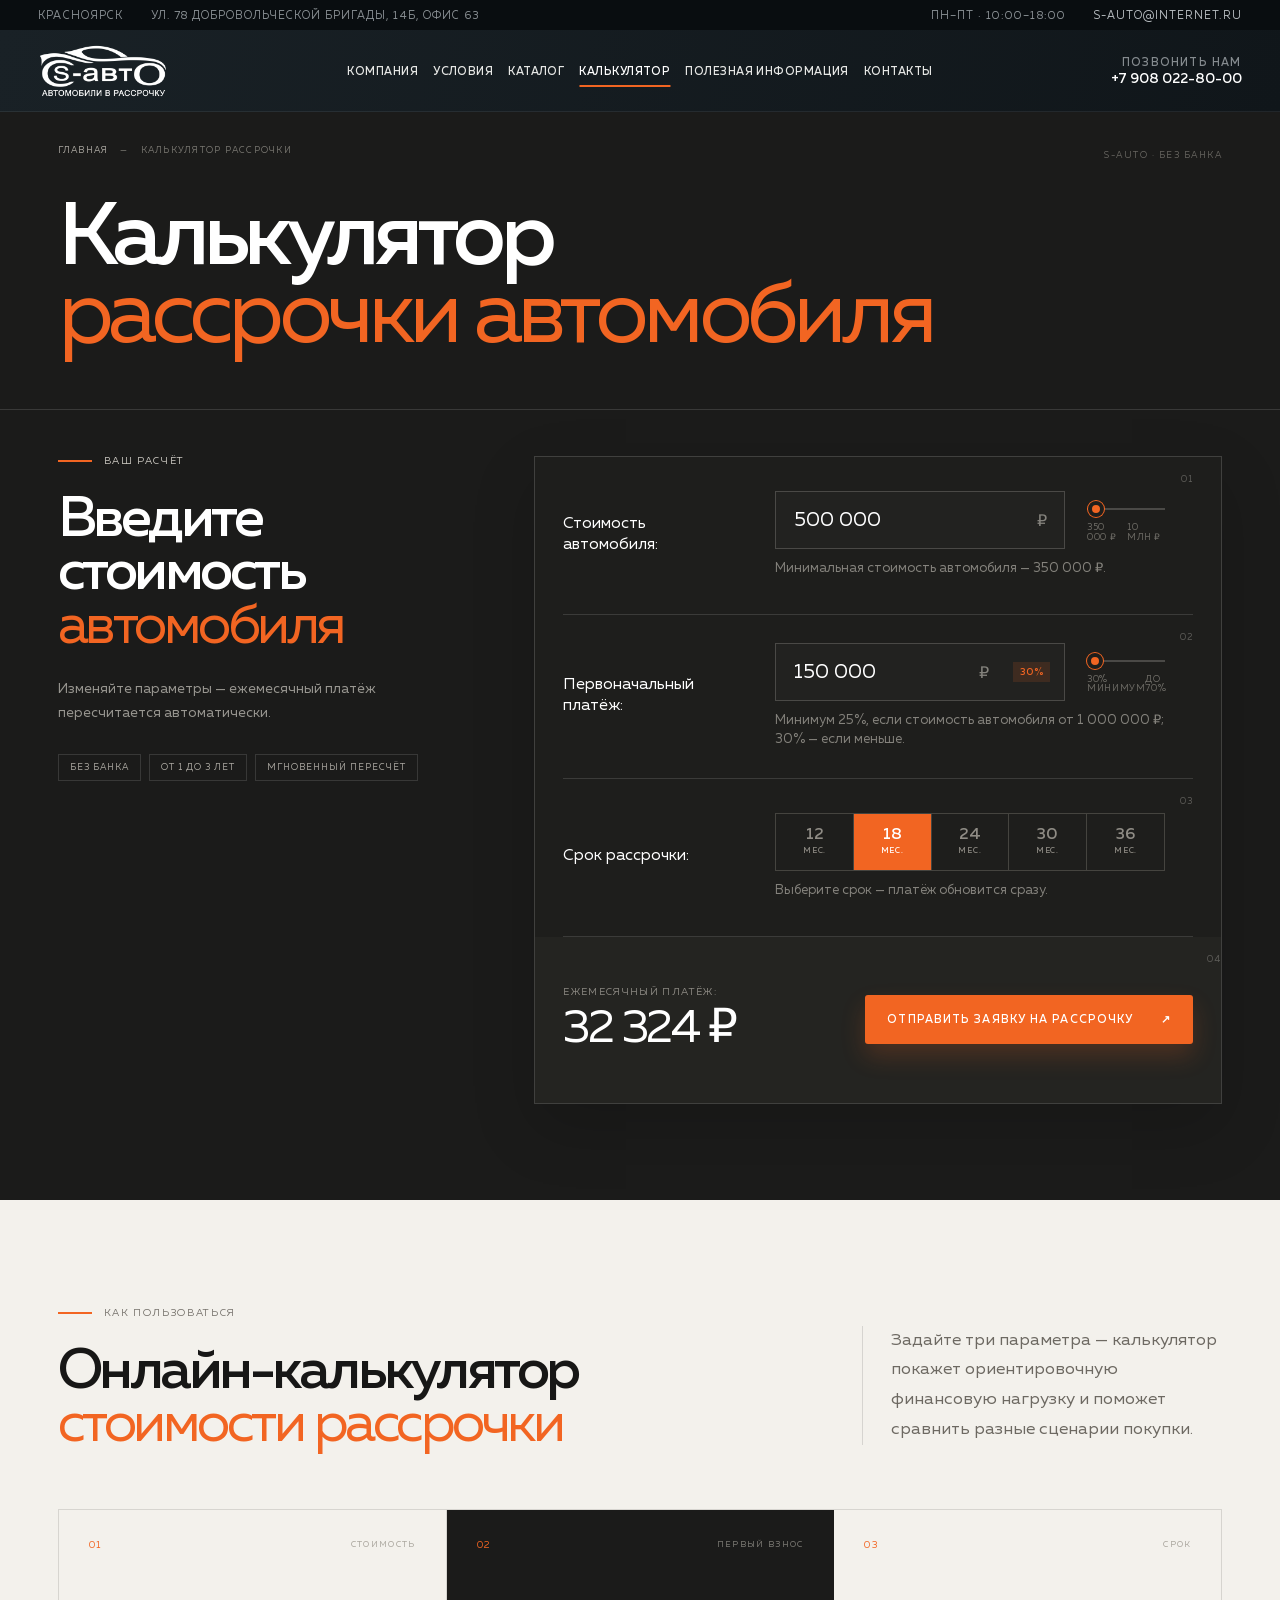
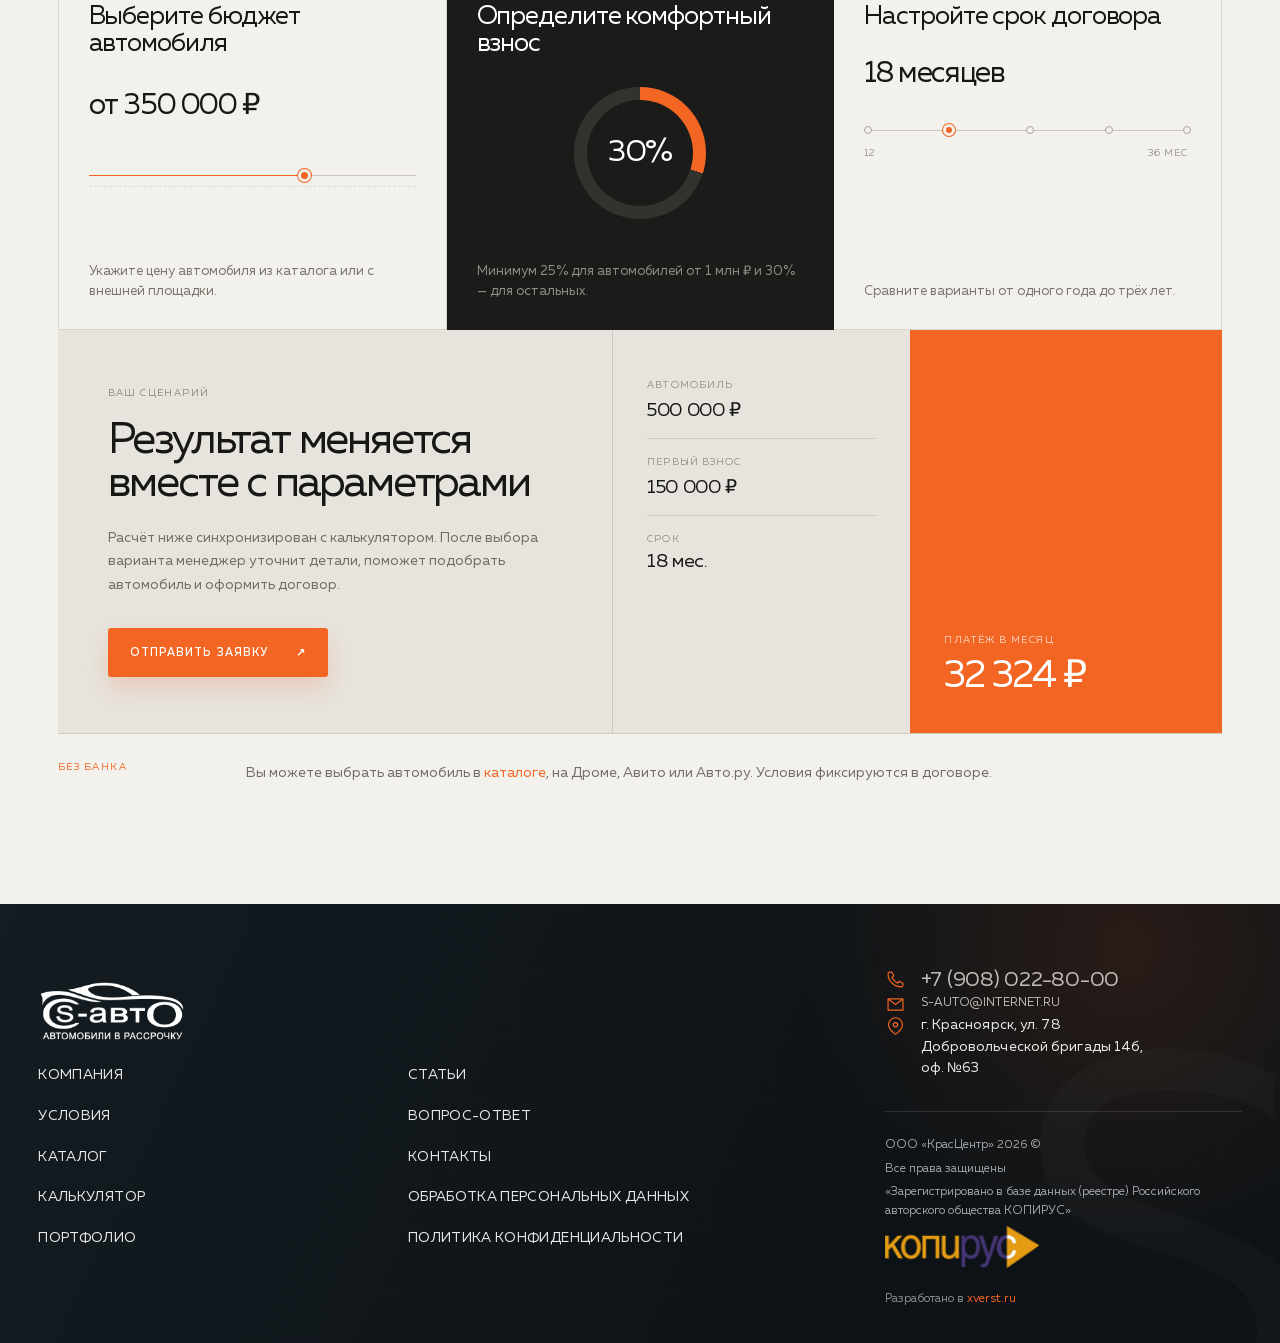
<file: calculator/index.html>
<!doctype html>
<html lang="ru">
  <head>
    <meta charset="UTF-8" />
    <meta name="viewport" content="width=device-width, initial-scale=1" />
    <meta name="robots" content="noindex, nofollow, noarchive, nosnippet, noimageindex" />
    <meta name="googlebot" content="noindex, nofollow, noarchive, nosnippet, noimageindex" />
    <meta name="yandex" content="noindex, nofollow, noarchive, nosnippet, noimageindex" />
    <meta name="description" content="Калькулятор рассрочки автомобиля S-AUTO без участия банков." />
    <title>Калькулятор рассрочки автомобиля — S-AUTO</title>
    <link rel="stylesheet" href="../styles.css?v=20260919-type" />
    <link rel="stylesheet" href="../calculator.css?v=20260919-type" />
  </head>
  <body class="calculator-page">
    <div class="page-shell">
      <header class="header" id="top">
        <div class="utility-bar">
          <span>Красноярск</span>
          <span>ул. 78 Добровольческой бригады, 14Б, офис 63</span>
          <span>ПН–ПТ · 10:00–18:00</span>
          <a href="mailto:s-auto@internet.ru">s-auto@internet.ru</a>
        </div>
        <div class="header-main">
          <a class="brand" href="../" aria-label="S-AUTO — на главную">
            <img class="brand-logo" src="../assets/s-auto-logo-light.png" alt="S-AUTO — автомобили в рассрочку" />
          </a>
          <nav class="nav" id="main-nav" aria-label="Основная навигация">
            <a href="../about/">Компания</a>
            <a href="../#conditions">Условия</a>
            <a href="../catalog/">Каталог</a>
            <a class="is-active" href="./" aria-current="page">Калькулятор</a>
            <a href="../news/">Полезная информация</a>
            <a href="#contacts">Контакты</a>
            <div class="mobile-nav-info">
              <p><span>Адрес</span>Красноярск, ул. 78 Добровольческой бригады, 14Б, офис 63</p>
              <p><span>Режим работы</span>ПН–ПТ, 10:00–18:00</p>
              <a class="mobile-phone" href="tel:+79080228000">+7 908 022-80-00</a>
              <button class="button js-open-modal" type="button">Оставить заявку</button>
            </div>
          </nav>
          <div class="header-actions">
            <a class="phone" href="tel:+79080228000"><span>Позвонить нам</span>+7 908 022-80-00</a>
            <button class="button button-small js-open-modal" type="button">Оставить заявку</button>
            <button class="menu-toggle" type="button" aria-expanded="false" aria-controls="main-nav" aria-label="Открыть меню"><span></span><span></span></button>
          </div>
        </div>
      </header>

      <main>
        <section class="calculator-hero" aria-labelledby="page-title">
          <div class="calculator-title">
            <nav class="calculator-breadcrumbs" aria-label="Хлебные крошки">
              <a href="../">Главная</a><span>—</span><span>Калькулятор рассрочки</span>
            </nav>
            <span class="calculator-index">S-AUTO · БЕЗ БАНКА</span>
            <h1 id="page-title">Калькулятор<br /><em>рассрочки автомобиля</em></h1>
          </div>

          <div class="calculator-section" role="region" aria-labelledby="calculator-heading">
            <div class="calculator-intro">
              <span class="eyebrow"><span></span> Ваш расчёт</span>
              <h2 id="calculator-heading">Введите стоимость<br /><em>автомобиля</em></h2>
              <p>Изменяйте параметры — ежемесячный платёж пересчитается автоматически.</p>
              <div class="calculator-tips" aria-label="Преимущества расчёта">
                <span>Без банка</span><span>От 1 до 3 лет</span><span>Мгновенный пересчёт</span>
              </div>
            </div>

          <form class="installment-calculator" id="installment-calculator" novalidate>
            <div class="calculator-row">
              <div class="calculator-row-number">01</div>
              <label for="car-price">Стоимость автомобиля:</label>
              <div class="calculator-control">
                <div class="money-input"><input id="car-price" name="car_price" inputmode="numeric" value="500 000" aria-describedby="car-price-help" /><span>₽</span></div>
                <div class="calculator-range-wrap">
                  <input class="calculator-range" type="range" min="350000" max="10000000" step="50000" value="500000" data-price-range aria-label="Стоимость автомобиля ползунком" />
                  <div><span>350 000 ₽</span><span>10 млн ₽</span></div>
                </div>
                <small id="car-price-help">Минимальная стоимость автомобиля — 350 000 ₽.</small>
              </div>
            </div>

            <div class="calculator-row">
              <div class="calculator-row-number">02</div>
              <label for="first-payment">Первоначальный платёж:</label>
              <div class="calculator-control">
                <div class="money-input money-input-with-badge"><input id="first-payment" name="first_pay" inputmode="numeric" value="150 000" aria-describedby="first-payment-help" /><span>₽</span><b data-down-percent>30%</b></div>
                <div class="calculator-range-wrap">
                  <input class="calculator-range" type="range" min="150000" max="350000" step="10000" value="150000" data-down-range aria-label="Первоначальный платёж ползунком" />
                  <div><span data-down-min>30% минимум</span><span>до 70%</span></div>
                </div>
                <small id="first-payment-help">Минимум 25%, если стоимость автомобиля от 1 000 000 ₽; 30% — если меньше.</small>
              </div>
            </div>

            <div class="calculator-row">
              <div class="calculator-row-number">03</div>
              <label for="payment-term">Срок рассрочки:</label>
              <div class="calculator-control calculator-term-control">
                <select class="calculator-native-select" id="payment-term" name="time_pay" aria-label="Срок рассрочки">
                  <option value="12">1 год</option>
                  <option value="18" selected>1,5 года</option>
                  <option value="24">2 года</option>
                  <option value="30">2,5 года</option>
                  <option value="36">3 года</option>
                </select>
                <div class="term-segments" role="group" aria-label="Быстрый выбор срока рассрочки">
                  <button type="button" data-term-option="12">12<small>мес.</small></button>
                  <button class="is-active" type="button" data-term-option="18">18<small>мес.</small></button>
                  <button type="button" data-term-option="24">24<small>мес.</small></button>
                  <button type="button" data-term-option="30">30<small>мес.</small></button>
                  <button type="button" data-term-option="36">36<small>мес.</small></button>
                </div>
                <small>Выберите срок — платёж обновится сразу.</small>
              </div>
            </div>

            <div class="calculator-row calculator-result">
              <div class="calculator-row-number">04</div>
              <div class="calculator-result-copy">
                <span>Ежемесячный платёж:</span>
                <output id="monthly-payment" for="car-price first-payment payment-term" aria-live="polite">—</output>
                <p id="calculator-error" role="alert" hidden></p>
              </div>
              <button class="button js-open-modal calculator-submit" type="button">Отправить заявку на рассрочку <span>↗</span></button>
            </div>
            </form>
          </div>
        </section>

        <article class="calculator-article" aria-labelledby="article-title">
          <header>
            <div class="calculator-article-heading">
              <span class="eyebrow dark"><span></span> Как пользоваться</span>
              <h2 id="article-title">Онлайн-калькулятор<br /><em>стоимости рассрочки</em></h2>
            </div>
            <p class="calculator-article-lead">Задайте три параметра — калькулятор покажет ориентировочную финансовую нагрузку и поможет сравнить разные сценарии покупки.</p>
          </header>

          <div class="calculator-guide">
            <div class="guide-cards" aria-label="Три параметра расчёта">
              <section class="guide-card">
                <div class="guide-card-top"><span>01</span><small>Стоимость</small></div>
                <h3>Выберите бюджет автомобиля</h3>
                <strong>от 350 000 ₽</strong>
                <div class="guide-scale" aria-hidden="true"><span></span><i></i></div>
                <p>Укажите цену автомобиля из каталога или с внешней площадки.</p>
              </section>

              <section class="guide-card guide-card-accent">
                <div class="guide-card-top"><span>02</span><small>Первый взнос</small></div>
                <h3>Определите комфортный взнос</h3>
                <div class="guide-ring" aria-hidden="true"><span data-guide-share>30%</span></div>
                <p>Минимум 25% для автомобилей от 1 млн ₽ и 30% — для остальных.</p>
              </section>

              <section class="guide-card">
                <div class="guide-card-top"><span>03</span><small>Срок</small></div>
                <h3>Настройте срок договора</h3>
                <strong><span data-guide-term>18</span> месяцев</strong>
                <div class="guide-term-track" aria-hidden="true"><i></i><i></i><i></i><i></i><i></i></div>
                <div class="guide-term-labels"><span>12</span><span>36 мес.</span></div>
                <p>Сравните варианты от одного года до трёх лет.</p>
              </section>
            </div>

            <section class="guide-result" aria-labelledby="guide-result-title">
              <div class="guide-result-copy">
                <span>Ваш сценарий</span>
                <h3 id="guide-result-title">Результат меняется<br />вместе с параметрами</h3>
                <p>Расчёт ниже синхронизирован с калькулятором. После выбора варианта менеджер уточнит детали, поможет подобрать автомобиль и оформить договор.</p>
                <button class="button js-open-modal" type="button">Отправить заявку <span>↗</span></button>
              </div>
              <div class="guide-result-visual">
                <dl>
                  <div><dt>Автомобиль</dt><dd data-guide-price>500 000 ₽</dd></div>
                  <div><dt>Первый взнос</dt><dd data-guide-down>150 000 ₽</dd></div>
                  <div><dt>Срок</dt><dd><span data-guide-term>18</span> мес.</dd></div>
                </dl>
                <div class="guide-result-total"><span>Платёж в месяц</span><strong data-guide-monthly>32 324 ₽</strong></div>
              </div>
            </section>

            <div class="guide-note">
              <span>Без банка</span>
              <p>Вы можете выбрать автомобиль в <a href="../catalog/">каталоге</a>, на Дроме, Авито или Авто.ру. Условия фиксируются в договоре.</p>
            </div>
          </div>
        </article>
      </main>

      <footer class="footer" id="contacts" aria-label="Подвал сайта">
        <div class="footer-grid">
          <div class="footer-identity">
            <a class="footer-brand" href="../" aria-label="S-AUTO — на главную"><img class="brand-logo" src="../assets/s-auto-logo-light.png" alt="S-AUTO" /></a>
            <nav class="footer-nav" aria-label="Основные разделы">
              <a href="../about/">Компания</a><a href="../#conditions">Условия</a><a href="../catalog/">Каталог</a><a href="./">Калькулятор</a><a href="https://s-auto.company/portfolio/">Портфолио</a>
            </nav>
          </div>
          <nav class="footer-nav footer-nav-secondary" aria-label="Информация">
            <a href="../news/">Статьи</a><a href="https://s-auto.company/information/faq/">Вопрос-ответ</a><a href="#contacts">Контакты</a><a href="https://s-auto.company/agreement/">Обработка персональных данных</a><a href="https://s-auto.company/politika-konfidencialnosti/">Политика конфиденциальности</a>
          </nav>
          <div class="footer-contact">
            <a class="footer-contact-row footer-phone" href="tel:+79080228000"><svg aria-hidden="true" viewBox="0 0 24 24"><path d="M7.6 3.5 10 7.8 7.8 9.7a15.4 15.4 0 0 0 6.5 6.5l1.9-2.2 4.3 2.4v2.3c0 1-.8 1.8-1.8 1.8A15.2 15.2 0 0 1 3.5 5.3c0-1 .8-1.8 1.8-1.8h2.3Z" /></svg><span>+7 (908) 022-80-00</span></a>
            <a class="footer-contact-row" href="mailto:s-auto@internet.ru"><svg aria-hidden="true" viewBox="0 0 24 24"><path d="M3.5 5.5h17v13h-17z" /><path d="m4 6 8 6 8-6" /></svg><span>S-AUTO@INTERNET.RU</span></a>
            <address class="footer-contact-row"><svg aria-hidden="true" viewBox="0 0 24 24"><path d="M20 10c0 5-8 11-8 11S4 15 4 10a8 8 0 1 1 16 0Z" /><circle cx="12" cy="10" r="2.5" /></svg><span>г. Красноярск, ул. 78<br />Добровольческой бригады 14б,<br />оф. №63</span></address>
            <div class="footer-legal"><p>ООО «КрасЦентр» 2026 ©</p><p>Все права защищены</p><p>«Зарегистрировано в базе данных (реестре) Российского авторского общества КОПИРУС»</p><img class="copyrus-logo" src="../assets/copyrus.png" alt="КОПИРУС" /></div>
            <p class="footer-developer">Разработано в <a href="https://xverst.ru/">xverst.ru</a></p>
          </div>
        </div>
      </footer>
    </div>

    <dialog class="modal" id="request-modal">
      <button class="modal-close" type="button" aria-label="Закрыть">×</button>
      <span class="eyebrow dark"><span></span> Заявка на рассрочку</span>
      <h2>Обсудим условия<br />и подберём автомобиль</h2>
      <p>Оставьте контакты — специалист S-AUTO перезвонит вам в течение рабочего дня.</p>
      <form id="request-form">
        <label>Ваше имя<input name="name" autocomplete="name" placeholder="Александр" required /></label>
        <label>Телефон<input name="phone" inputmode="tel" autocomplete="tel" placeholder="+7 900 000-00-00" required /></label>
        <button class="button" type="submit">Отправить заявку <span>↗</span></button>
        <small>Нажимая кнопку, вы соглашаетесь с обработкой персональных данных.</small>
      </form>
      <div class="success" hidden><span>✓</span><h3>Заявка принята</h3><p>Спасибо! Мы свяжемся с вами в рабочее время.</p></div>
    </dialog>
    <script src="../calculator.js?v=20260918-3"></script>
  </body>
</html>
</file>
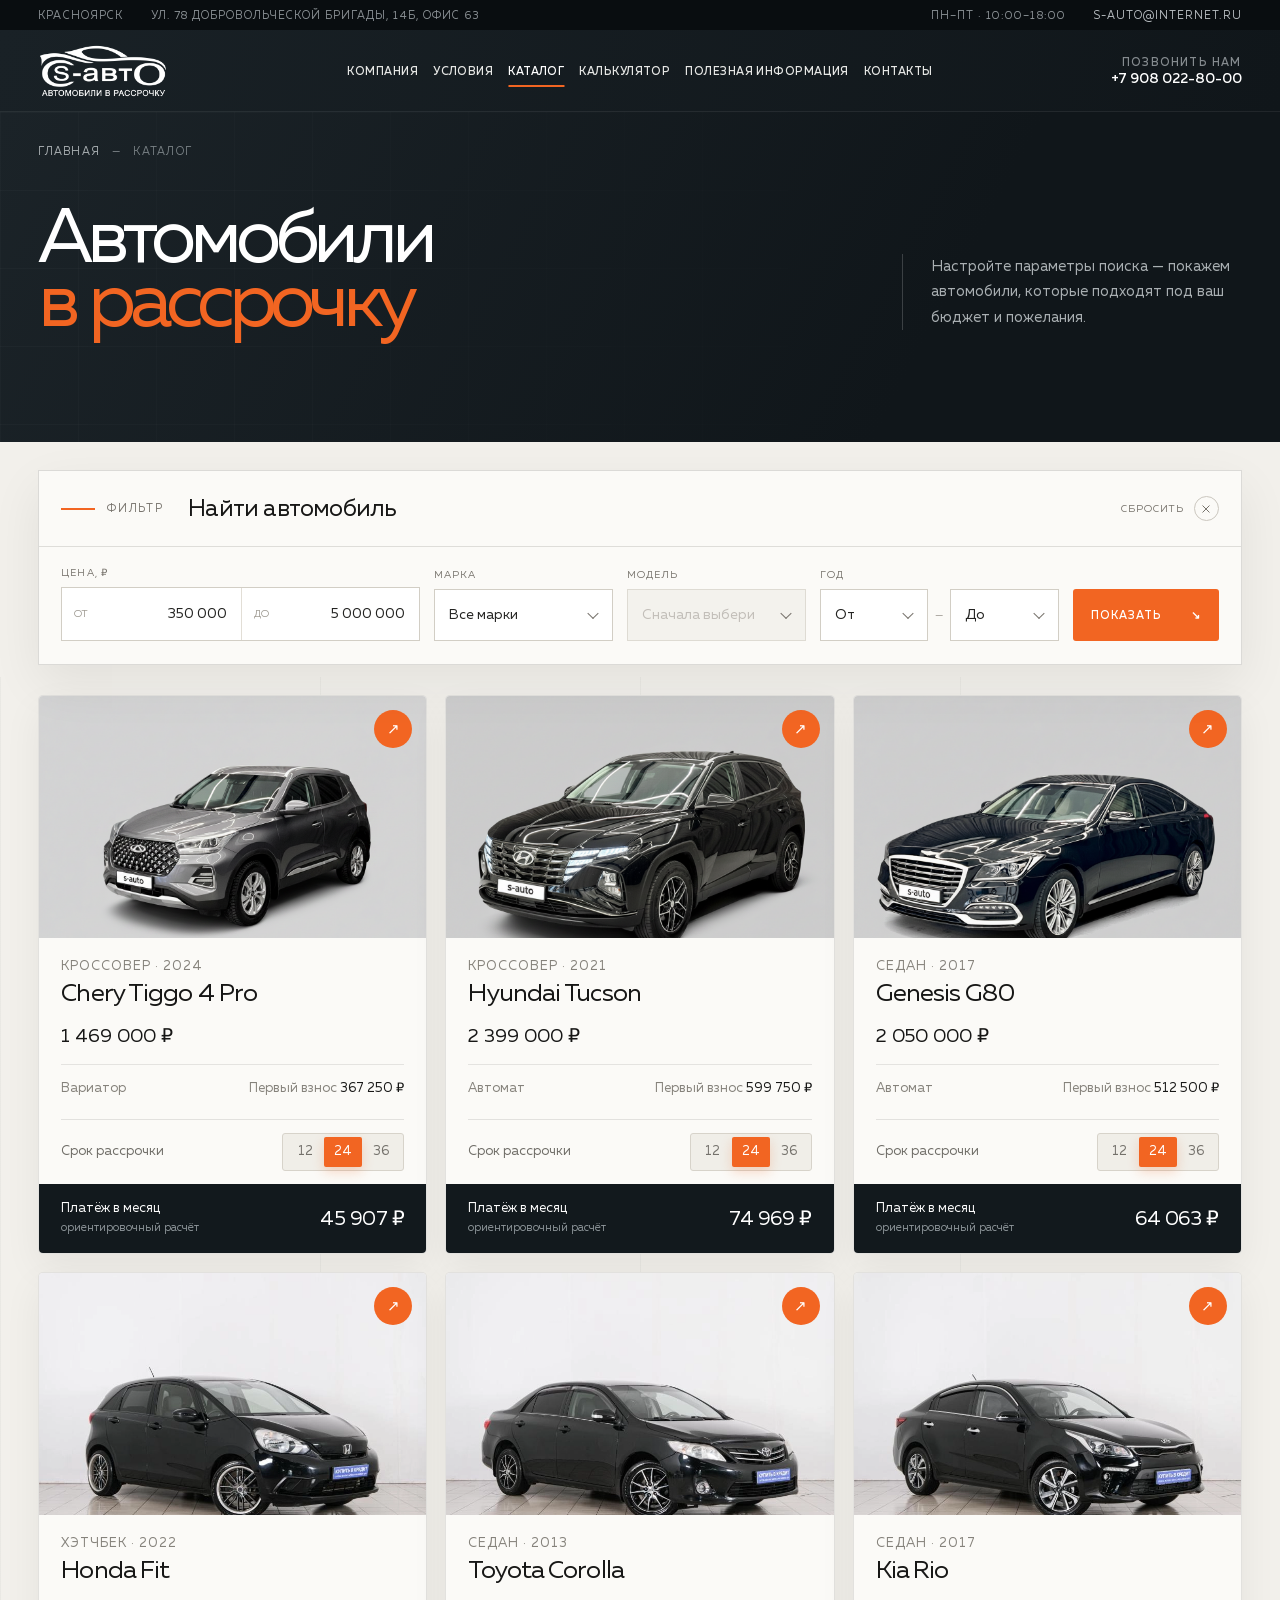
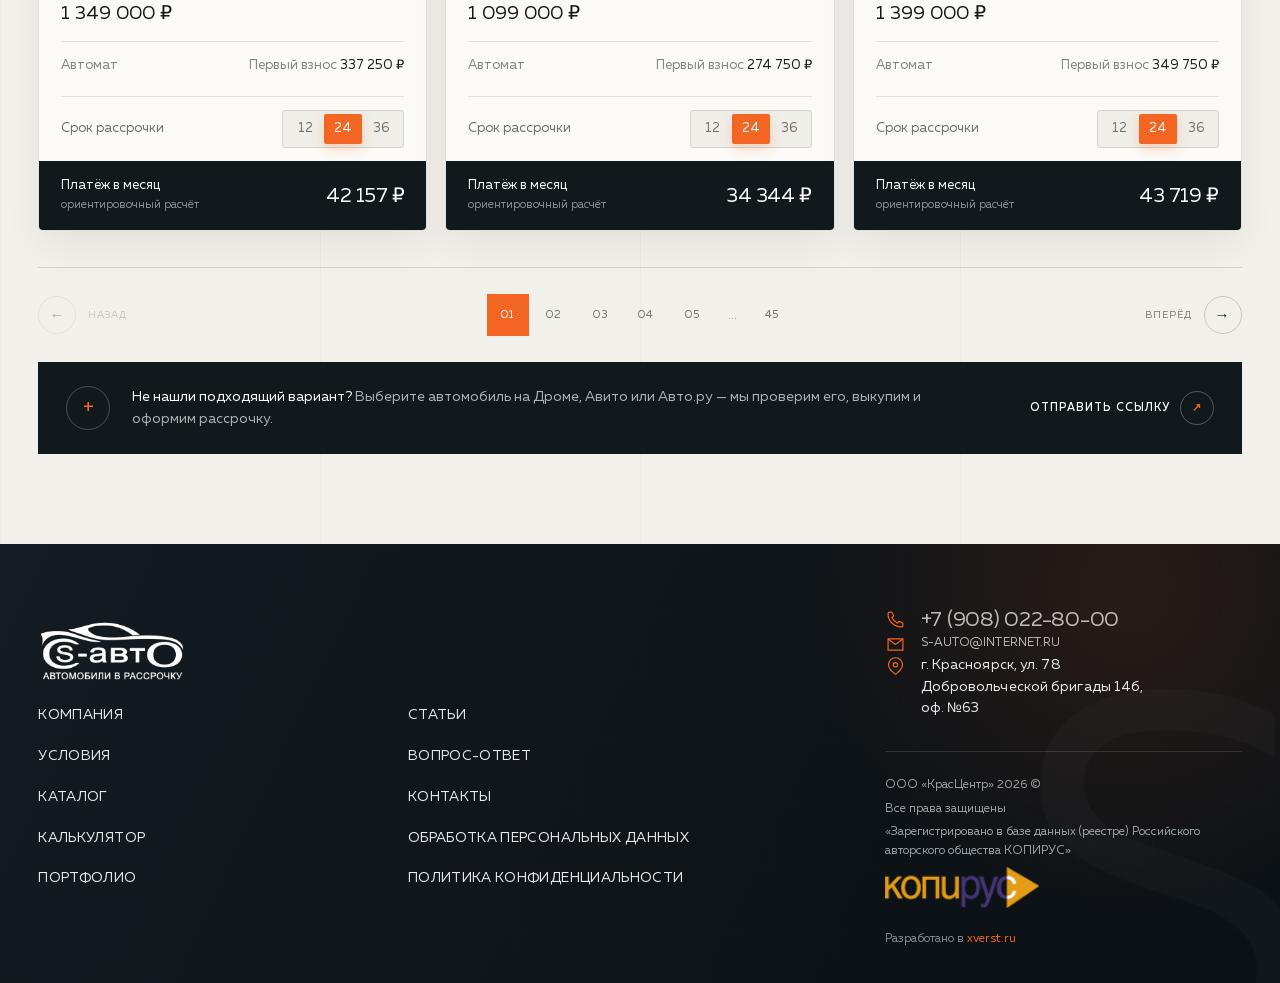
<file: catalog/index.html>
<!doctype html>
<html lang="ru">
  <head>
    <meta charset="UTF-8" />
    <meta name="viewport" content="width=device-width, initial-scale=1" />
    <meta name="robots" content="noindex, nofollow, noarchive, nosnippet, noimageindex" />
    <meta name="description" content="Каталог автомобилей S-AUTO в рассрочку без участия банков." />
    <title>Каталог автомобилей в рассрочку — S-AUTO</title>
    <link rel="stylesheet" href="../styles.css?v=20260919-type" />
    <link rel="stylesheet" href="../catalog.css?v=20260919-type" />
  </head>
  <body class="catalog-page">
    <div class="page-shell">
      <header class="header" id="top">
        <div class="utility-bar">
          <span>Красноярск</span>
          <span>ул. 78 Добровольческой бригады, 14Б, офис 63</span>
          <span>ПН–ПТ · 10:00–18:00</span>
          <a href="mailto:s-auto@internet.ru">s-auto@internet.ru</a>
        </div>
        <div class="header-main">
          <a class="brand" href="../" aria-label="S-AUTO — на главную">
            <img class="brand-logo" src="../assets/s-auto-logo-light.png" alt="S-AUTO — автомобили в рассрочку" />
          </a>
          <nav class="nav" id="main-nav" aria-label="Основная навигация">
            <a href="../about/">Компания</a>
            <a href="../#conditions">Условия</a>
            <a class="is-active" href="./" aria-current="page">Каталог</a>
            <a href="../calculator/">Калькулятор</a>
            <a href="../news/">Полезная информация</a>
            <a href="#contacts">Контакты</a>
            <div class="mobile-nav-info">
              <p><span>Адрес</span>Красноярск, ул. 78 Добровольческой бригады, 14Б, офис 63</p>
              <p><span>Режим работы</span>ПН–ПТ, 10:00–18:00</p>
              <a class="mobile-phone" href="tel:+79080228000">+7 908 022-80-00</a>
              <button class="button js-open-modal" type="button">Оставить заявку</button>
            </div>
          </nav>
          <div class="header-actions">
            <a class="phone" href="tel:+79080228000"><span>Позвонить нам</span>+7 908 022-80-00</a>
            <button class="button button-small js-open-modal" type="button">Оставить заявку</button>
            <button class="menu-toggle" type="button" aria-expanded="false" aria-controls="main-nav" aria-label="Открыть меню"><span></span><span></span></button>
          </div>
        </div>
      </header>

      <main>
        <section class="catalog-hero" aria-labelledby="catalog-title">
          <nav class="catalog-breadcrumbs" aria-label="Хлебные крошки">
            <a href="../">Главная</a><span>—</span><span>Каталог</span>
          </nav>
          <div class="catalog-hero-copy">
            <h1 id="catalog-title">Автомобили<br /><em>в рассрочку</em></h1>
            <p>Настройте параметры поиска — покажем автомобили, которые подходят под ваш бюджет и пожелания.</p>
          </div>
        </section>

        <section class="catalog-tools" aria-labelledby="filter-title">
          <form class="compact-filter" id="catalog-filter" action="#catalog-results" method="get">
            <div class="compact-filter-top">
              <div><span class="catalog-eyebrow"><i></i> Фильтр</span><h2 id="filter-title">Найти автомобиль</h2></div>
              <button class="filter-reset" type="reset">Сбросить <span aria-hidden="true"><svg viewBox="0 0 10 10"><path d="M1 1l8 8M9 1 1 9" /></svg></span></button>
            </div>
            <div class="compact-filter-grid">
              <div class="compact-field compact-price">
                <span class="compact-label">Цена, ₽</span>
                <div class="compact-price-inputs">
                  <label><span>От</span><input id="price-from" name="price_from" type="text" inputmode="numeric" autocomplete="off" value="350 000" /></label>
                  <label><span>До</span><input id="price-to" name="price_to" type="text" inputmode="numeric" autocomplete="off" value="5 000 000" /></label>
                </div>
              </div>
              <label class="compact-field">
                <span class="compact-label">Марка</span>
                <span class="filter-select-wrap"><select id="car-brand" name="brand"><option value="">Все марки</option><option>Chery</option><option>Genesis</option><option>Honda</option><option>Hyundai</option><option>Kia</option><option>Toyota</option></select><i aria-hidden="true"></i></span>
              </label>
              <label class="compact-field">
                <span class="compact-label">Модель</span>
                <span class="filter-select-wrap"><select id="car-model" name="model" disabled><option value="">Сначала выберите марку</option></select><i aria-hidden="true"></i></span>
              </label>
              <div class="compact-field">
                <span class="compact-label">Год</span>
                <div class="filter-year-controls">
                  <label class="filter-select-wrap"><span class="sr-only">Год от</span><select id="year-from" name="year_from" aria-label="Год выпуска от"><option value="">От</option></select><i aria-hidden="true"></i></label>
                  <span class="year-divider">—</span>
                  <label class="filter-select-wrap"><span class="sr-only">Год до</span><select id="year-to" name="year_to" aria-label="Год выпуска до"><option value="">До</option></select><i aria-hidden="true"></i></label>
                </div>
              </div>
              <button class="button compact-submit" type="submit">Показать <span>↘</span></button>
            </div>
          </form>
        </section>

        <section class="catalog-preview catalog-page-list" id="catalog-results" aria-label="Автомобили в наличии">
          <div class="catalog-preview-grid">
            <article class="car-card" data-brand="Chery" data-model="Tiggo 4 Pro" data-year="2024" data-price="1469000" data-down-payment="367250">
              <a class="car-card-image" href="https://s-auto.company/catalog/92805-chery-tiggo-4-pro-i-restayling/" aria-label="Открыть Chery Tiggo 4 Pro в каталоге"><img src="../assets/catalog-chery-tiggo.png" alt="Серый Chery Tiggo 4 Pro 2024 года" loading="lazy" /><span class="car-card-arrow">↗</span></a>
              <div class="car-card-content"><div class="car-card-title"><div><span>Кроссовер · 2024</span><h3>Chery Tiggo 4 Pro</h3></div><strong>1 469 000 ₽</strong></div><div class="car-card-meta"><span>Вариатор</span><span>Первый взнос <b>367 250 ₽</b></span></div><div class="car-card-finance"><div class="finance-term"><span>Срок рассрочки</span><div class="term-options" role="group" aria-label="Срок рассрочки для Chery Tiggo 4 Pro"><button type="button" data-term="12">12</button><button class="is-active" type="button" data-term="24">24</button><button type="button" data-term="36">36</button></div></div><div class="finance-payment"><span>Платёж в месяц<small>ориентировочный расчёт</small></span><strong data-payment aria-live="polite">45 907 ₽</strong></div></div></div>
            </article>
            <article class="car-card" data-brand="Hyundai" data-model="Tucson" data-year="2021" data-price="2399000" data-down-payment="599750">
              <a class="car-card-image" href="https://s-auto.company/catalog/92895-hyundai-tucson-iv/" aria-label="Открыть Hyundai Tucson в каталоге"><img src="../assets/catalog-hyundai-tucson.png" alt="Чёрный Hyundai Tucson 2021 года" loading="lazy" /><span class="car-card-arrow">↗</span></a>
              <div class="car-card-content"><div class="car-card-title"><div><span>Кроссовер · 2021</span><h3>Hyundai Tucson</h3></div><strong>2 399 000 ₽</strong></div><div class="car-card-meta"><span>Автомат</span><span>Первый взнос <b>599 750 ₽</b></span></div><div class="car-card-finance"><div class="finance-term"><span>Срок рассрочки</span><div class="term-options" role="group" aria-label="Срок рассрочки для Hyundai Tucson"><button type="button" data-term="12">12</button><button class="is-active" type="button" data-term="24">24</button><button type="button" data-term="36">36</button></div></div><div class="finance-payment"><span>Платёж в месяц<small>ориентировочный расчёт</small></span><strong data-payment aria-live="polite">74 969 ₽</strong></div></div></div>
            </article>
            <article class="car-card" data-brand="Genesis" data-model="G80" data-year="2017" data-price="2050000" data-down-payment="512500">
              <a class="car-card-image" href="https://s-auto.company/catalog/92894-genesis-g80-i/" aria-label="Открыть Genesis G80 в каталоге"><img src="../assets/catalog-genesis-g80.png" alt="Тёмно-синий Genesis G80 2017 года" loading="lazy" /><span class="car-card-arrow">↗</span></a>
              <div class="car-card-content"><div class="car-card-title"><div><span>Седан · 2017</span><h3>Genesis G80</h3></div><strong>2 050 000 ₽</strong></div><div class="car-card-meta"><span>Автомат</span><span>Первый взнос <b>512 500 ₽</b></span></div><div class="car-card-finance"><div class="finance-term"><span>Срок рассрочки</span><div class="term-options" role="group" aria-label="Срок рассрочки для Genesis G80"><button type="button" data-term="12">12</button><button class="is-active" type="button" data-term="24">24</button><button type="button" data-term="36">36</button></div></div><div class="finance-payment"><span>Платёж в месяц<small>ориентировочный расчёт</small></span><strong data-payment aria-live="polite">64 063 ₽</strong></div></div></div>
            </article>
            <article class="car-card" data-brand="Honda" data-model="Fit" data-year="2022" data-price="1349000" data-down-payment="337250">
              <a class="car-card-image" href="https://s-auto.company/catalog/92890-honda-fit-2022-goda-v-krasnoyarske/" aria-label="Открыть Honda Fit в каталоге"><img src="../assets/catalog-honda-fit.webp" alt="Чёрный Honda Fit 2022 года" loading="lazy" /><span class="car-card-arrow">↗</span></a>
              <div class="car-card-content"><div class="car-card-title"><div><span>Хэтчбек · 2022</span><h3>Honda Fit</h3></div><strong>1 349 000 ₽</strong></div><div class="car-card-meta"><span>Автомат</span><span>Первый взнос <b>337 250 ₽</b></span></div><div class="car-card-finance"><div class="finance-term"><span>Срок рассрочки</span><div class="term-options" role="group" aria-label="Срок рассрочки для Honda Fit"><button type="button" data-term="12">12</button><button class="is-active" type="button" data-term="24">24</button><button type="button" data-term="36">36</button></div></div><div class="finance-payment"><span>Платёж в месяц<small>ориентировочный расчёт</small></span><strong data-payment aria-live="polite">42 157 ₽</strong></div></div></div>
            </article>
            <article class="car-card" data-brand="Toyota" data-model="Corolla" data-year="2013" data-price="1099000" data-down-payment="274750">
              <a class="car-card-image" href="https://s-auto.company/catalog/92889-toyota-corolla-2013-goda-v-krasnoyarske/" aria-label="Открыть Toyota Corolla в каталоге"><img src="../assets/catalog-toyota-corolla.webp" alt="Чёрная Toyota Corolla 2013 года" loading="lazy" /><span class="car-card-arrow">↗</span></a>
              <div class="car-card-content"><div class="car-card-title"><div><span>Седан · 2013</span><h3>Toyota Corolla</h3></div><strong>1 099 000 ₽</strong></div><div class="car-card-meta"><span>Автомат</span><span>Первый взнос <b>274 750 ₽</b></span></div><div class="car-card-finance"><div class="finance-term"><span>Срок рассрочки</span><div class="term-options" role="group" aria-label="Срок рассрочки для Toyota Corolla"><button type="button" data-term="12">12</button><button class="is-active" type="button" data-term="24">24</button><button type="button" data-term="36">36</button></div></div><div class="finance-payment"><span>Платёж в месяц<small>ориентировочный расчёт</small></span><strong data-payment aria-live="polite">34 344 ₽</strong></div></div></div>
            </article>
            <article class="car-card" data-brand="Kia" data-model="Rio" data-year="2017" data-price="1399000" data-down-payment="349750">
              <a class="car-card-image" href="https://s-auto.company/catalog/92888-kia-rio-2017-goda-v-krasnoyarske/" aria-label="Открыть Kia Rio в каталоге"><img src="../assets/catalog-kia-rio.webp" alt="Чёрный Kia Rio 2017 года" loading="lazy" /><span class="car-card-arrow">↗</span></a>
              <div class="car-card-content"><div class="car-card-title"><div><span>Седан · 2017</span><h3>Kia Rio</h3></div><strong>1 399 000 ₽</strong></div><div class="car-card-meta"><span>Автомат</span><span>Первый взнос <b>349 750 ₽</b></span></div><div class="car-card-finance"><div class="finance-term"><span>Срок рассрочки</span><div class="term-options" role="group" aria-label="Срок рассрочки для Kia Rio"><button type="button" data-term="12">12</button><button class="is-active" type="button" data-term="24">24</button><button type="button" data-term="36">36</button></div></div><div class="finance-payment"><span>Платёж в месяц<small>ориентировочный расчёт</small></span><strong data-payment aria-live="polite">43 719 ₽</strong></div></div></div>
            </article>
          </div>

          <nav class="catalog-pagination" id="catalog-pagination" data-total-pages="45" aria-label="Страницы каталога"></nav>
          <div class="catalog-empty" id="catalog-empty" hidden><span>0</span><h3>Автомобили не найдены</h3><p>Измените параметры фильтра или оставьте заявку — подберём автомобиль на внешних площадках.</p><button class="button js-open-modal" type="button">Оставить заявку <span>↗</span></button></div>
          <div class="catalog-market-note"><span class="catalog-market-icon">+</span><p><b>Не нашли подходящий вариант?</b> Выберите автомобиль на Дроме, Авито или Авто.ру — мы проверим его, выкупим и оформим рассрочку.</p><button class="text-button dark-text js-open-modal" type="button">Отправить ссылку <span class="play">↗</span></button></div>
        </section>
      </main>

      <footer class="footer" id="contacts" aria-label="Подвал сайта">
        <div class="footer-grid">
          <div class="footer-identity">
            <a class="footer-brand" href="../" aria-label="S-AUTO — на главную"><img class="brand-logo" src="../assets/s-auto-logo-light.png" alt="S-AUTO" /></a>
            <nav class="footer-nav" aria-label="Основные разделы">
              <a href="../about/">Компания</a><a href="../#conditions">Условия</a><a href="./">Каталог</a><a href="../calculator/">Калькулятор</a><a href="https://s-auto.company/portfolio/">Портфолио</a>
            </nav>
          </div>
          <nav class="footer-nav footer-nav-secondary" aria-label="Информация">
            <a href="../news/">Статьи</a><a href="https://s-auto.company/information/faq/">Вопрос-ответ</a><a href="#contacts">Контакты</a><a href="https://s-auto.company/agreement/">Обработка персональных данных</a><a href="https://s-auto.company/politika-konfidencialnosti/">Политика конфиденциальности</a>
          </nav>
          <div class="footer-contact">
            <a class="footer-contact-row footer-phone" href="tel:+79080228000"><svg aria-hidden="true" viewBox="0 0 24 24"><path d="M7.6 3.5 10 7.8 7.8 9.7a15.4 15.4 0 0 0 6.5 6.5l1.9-2.2 4.3 2.4v2.3c0 1-.8 1.8-1.8 1.8A15.2 15.2 0 0 1 3.5 5.3c0-1 .8-1.8 1.8-1.8h2.3Z" /></svg><span>+7 (908) 022-80-00</span></a>
            <a class="footer-contact-row" href="mailto:s-auto@internet.ru"><svg aria-hidden="true" viewBox="0 0 24 24"><path d="M3.5 5.5h17v13h-17z" /><path d="m4 6 8 6 8-6" /></svg><span>S-AUTO@INTERNET.RU</span></a>
            <address class="footer-contact-row"><svg aria-hidden="true" viewBox="0 0 24 24"><path d="M20 10c0 5-8 11-8 11S4 15 4 10a8 8 0 1 1 16 0Z" /><circle cx="12" cy="10" r="2.5" /></svg><span>г. Красноярск, ул. 78<br />Добровольческой бригады 14б,<br />оф. №63</span></address>
            <div class="footer-legal"><p>ООО «КрасЦентр» 2026 ©</p><p>Все права защищены</p><p>«Зарегистрировано в базе данных (реестре) Российского авторского общества КОПИРУС»</p><img class="copyrus-logo" src="../assets/copyrus.png" alt="КОПИРУС" /></div>
            <p class="footer-developer">Разработано в <a href="https://xverst.ru/">xverst.ru</a></p>
          </div>
        </div>
      </footer>
    </div>

    <dialog class="modal" id="request-modal">
      <button class="modal-close" type="button" aria-label="Закрыть">×</button>
      <span class="eyebrow dark"><span></span> Заявка на рассрочку</span>
      <h2>Обсудим условия<br />и подберём автомобиль</h2>
      <p>Оставьте контакты — специалист S-AUTO перезвонит вам в течение рабочего дня.</p>
      <form id="request-form">
        <label>Ваше имя<input name="name" autocomplete="name" placeholder="Александр" required /></label>
        <label>Телефон<input name="phone" inputmode="tel" autocomplete="tel" placeholder="+7 900 000-00-00" required /></label>
        <button class="button" type="submit">Отправить заявку <span>↗</span></button>
        <small>Нажимая кнопку, вы соглашаетесь с обработкой персональных данных.</small>
      </form>
      <div class="success" hidden><span>✓</span><h3>Заявка принята</h3><p>Спасибо! Мы свяжемся с вами в рабочее время.</p></div>
    </dialog>
    <script src="../catalog.js?v=20260919-1"></script>
  </body>
</html>
</file>
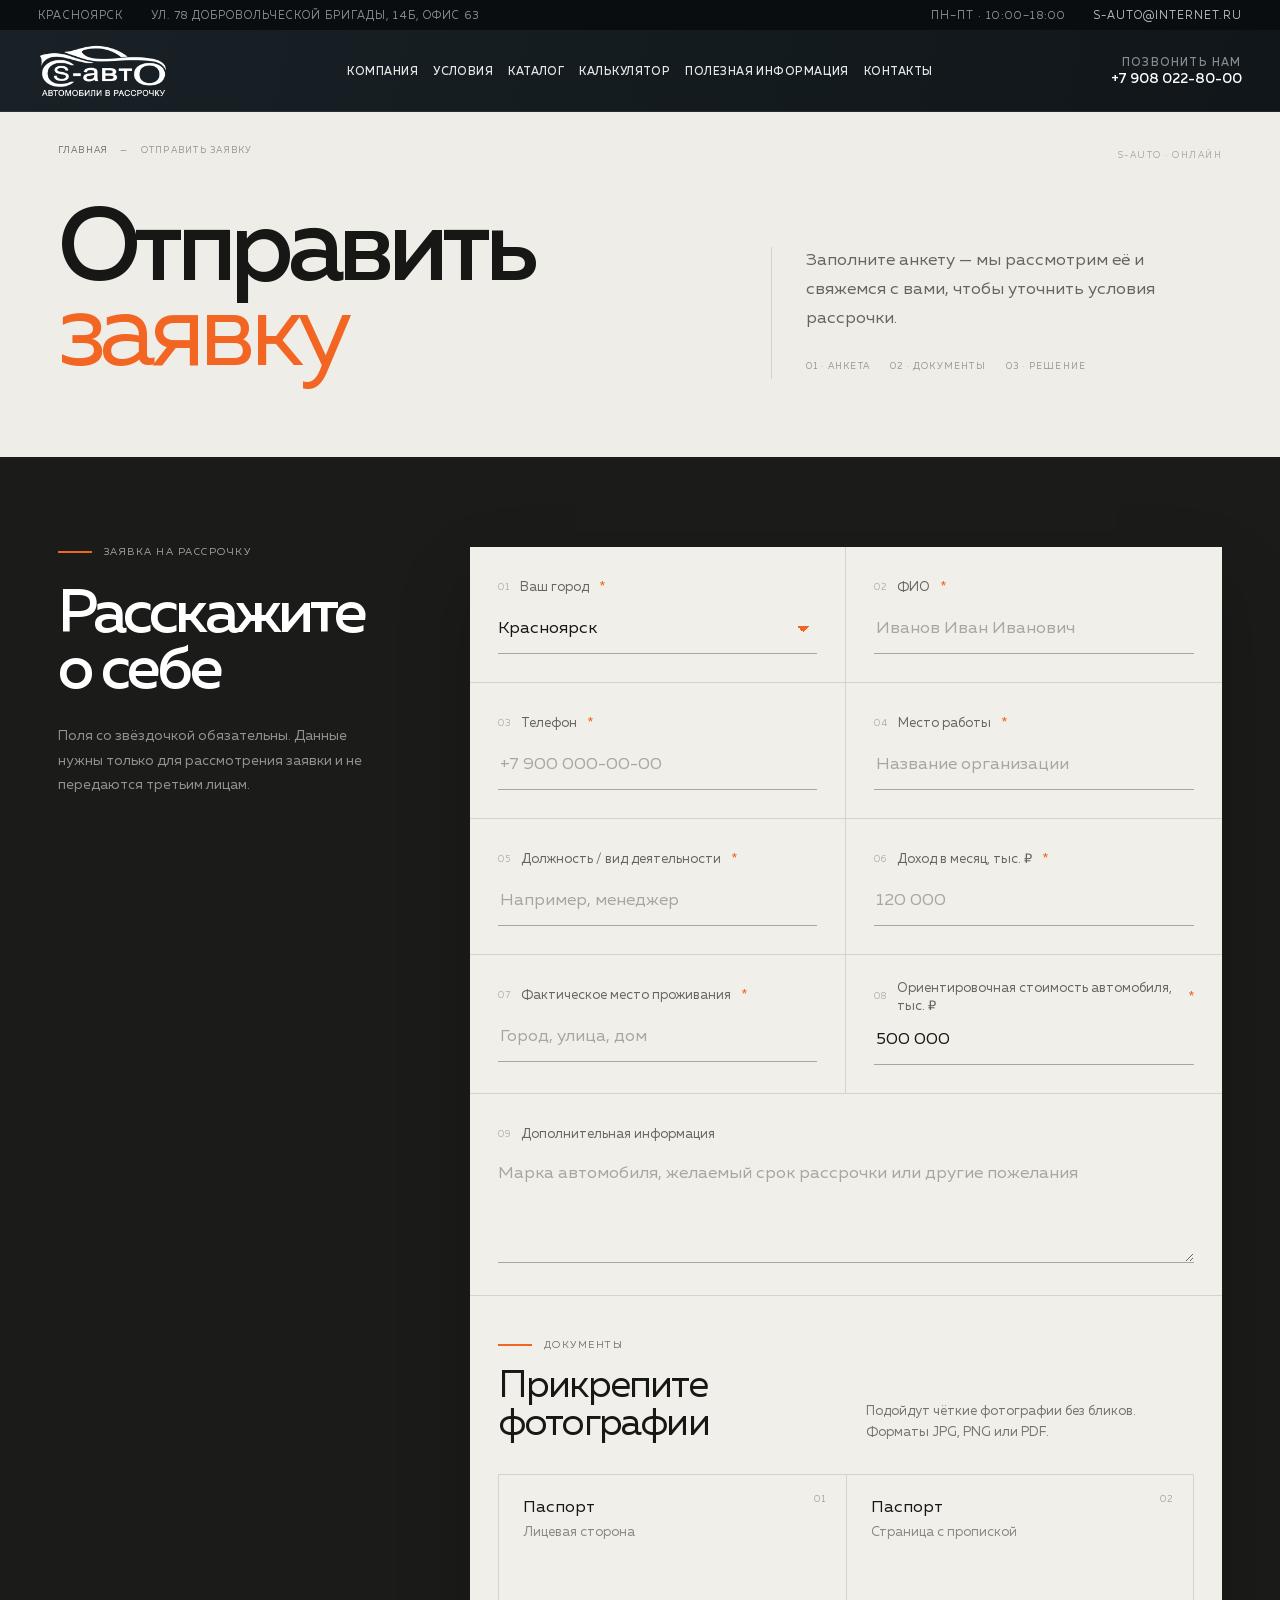
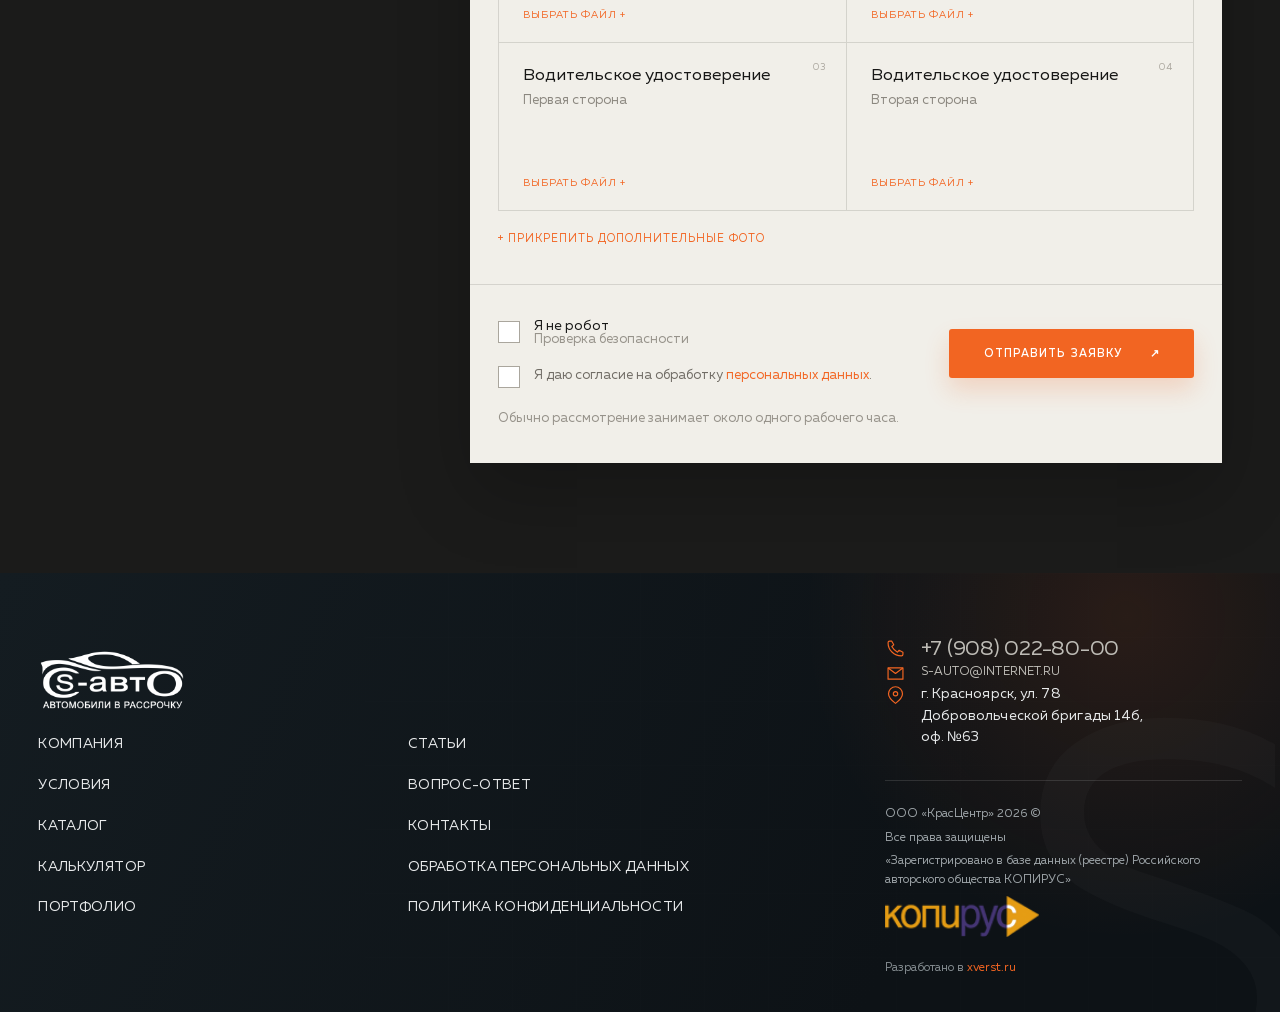
<file: feedback/index.html>
<!doctype html>
<html lang="ru">
  <head>
    <meta charset="UTF-8" />
    <meta name="viewport" content="width=device-width, initial-scale=1" />
    <meta name="robots" content="noindex, nofollow, noarchive, nosnippet, noimageindex" />
    <meta name="googlebot" content="noindex, nofollow, noarchive, nosnippet, noimageindex" />
    <meta name="yandex" content="noindex, nofollow, noarchive, nosnippet, noimageindex" />
    <meta name="description" content="Онлайн-заявка на приобретение автомобиля в рассрочку от S-AUTO." />
    <title>Отправить заявку — S-AUTO</title>
    <link rel="stylesheet" href="../styles.css?v=20260919-type" />
    <link rel="stylesheet" href="../feedback.css?v=20260919-type" />
  </head>
  <body class="feedback-page">
    <div class="page-shell">
      <header class="header" id="top">
        <div class="utility-bar">
          <span>Красноярск</span>
          <span>ул. 78 Добровольческой бригады, 14Б, офис 63</span>
          <span>ПН–ПТ · 10:00–18:00</span>
          <a href="mailto:s-auto@internet.ru">s-auto@internet.ru</a>
        </div>
        <div class="header-main">
          <a class="brand" href="../" aria-label="S-AUTO — на главную"><img class="brand-logo" src="../assets/s-auto-logo-light.png" alt="S-AUTO — автомобили в рассрочку" /></a>
          <nav class="nav" id="main-nav" aria-label="Основная навигация">
            <a href="../about/">Компания</a><a href="../#conditions">Условия</a><a href="../catalog/">Каталог</a><a href="../calculator/">Калькулятор</a><a href="../news/">Полезная информация</a><a href="#contacts">Контакты</a>
            <div class="mobile-nav-info">
              <p><span>Адрес</span>Красноярск, ул. 78 Добровольческой бригады, 14Б, офис 63</p><p><span>Режим работы</span>ПН–ПТ, 10:00–18:00</p>
              <a class="mobile-phone" href="tel:+79080228000">+7 908 022-80-00</a><button class="button js-focus-form" type="button">Оставить заявку</button>
            </div>
          </nav>
          <div class="header-actions">
            <a class="phone" href="tel:+79080228000"><span>Позвонить нам</span>+7 908 022-80-00</a>
            <button class="button button-small js-focus-form" type="button">Оставить заявку</button>
            <button class="menu-toggle" type="button" aria-expanded="false" aria-controls="main-nav" aria-label="Открыть меню"><span></span><span></span></button>
          </div>
        </div>
      </header>

      <main>
        <section class="feedback-title" aria-labelledby="page-title">
          <nav class="feedback-breadcrumbs" aria-label="Хлебные крошки"><a href="../">Главная</a><span>—</span><span>Отправить заявку</span></nav>
          <span class="feedback-index">S-AUTO · ОНЛАЙН</span>
          <div class="feedback-title-grid">
            <h1 id="page-title">Отправить<br /><em>заявку</em></h1>
            <div class="feedback-title-copy">
              <p>Заполните анкету — мы рассмотрим её и свяжемся с вами, чтобы уточнить условия рассрочки.</p>
              <div><span>01 · Анкета</span><span>02 · Документы</span><span>03 · Решение</span></div>
            </div>
          </div>
        </section>

        <section class="feedback-application" id="application" aria-labelledby="form-title">
          <header class="feedback-form-heading">
            <span class="feedback-eyebrow"><i></i> Заявка на рассрочку</span>
            <h2 id="form-title">Расскажите<br />о себе</h2>
            <p>Поля со звёздочкой обязательны. Данные нужны только для рассмотрения заявки и не передаются третьим лицам.</p>
          </header>

          <form class="feedback-form" id="feedback-form" novalidate>
            <div class="feedback-fields">
              <label class="feedback-field">
                <span><i>01</i>Ваш город<sup>*</sup></span>
                <select name="city" required><option>Красноярск</option><option>Краснодар</option><option>Москва</option><option>Оренбург</option></select>
              </label>
              <label class="feedback-field">
                <span><i>02</i>ФИО<sup>*</sup></span>
                <input name="full_name" autocomplete="name" placeholder="Иванов Иван Иванович" required />
              </label>
              <label class="feedback-field">
                <span><i>03</i>Телефон<sup>*</sup></span>
                <input name="phone" type="tel" inputmode="tel" autocomplete="tel" placeholder="+7 900 000-00-00" required />
              </label>
              <label class="feedback-field">
                <span><i>04</i>Место работы<sup>*</sup></span>
                <input name="work" autocomplete="organization" placeholder="Название организации" required />
              </label>
              <label class="feedback-field">
                <span><i>05</i>Должность / вид деятельности<sup>*</sup></span>
                <input name="job_title" autocomplete="organization-title" placeholder="Например, менеджер" required />
              </label>
              <label class="feedback-field">
                <span><i>06</i>Доход в месяц, тыс. ₽<sup>*</sup></span>
                <input name="income" inputmode="numeric" placeholder="120 000" required />
              </label>
              <label class="feedback-field">
                <span><i>07</i>Фактическое место проживания<sup>*</sup></span>
                <input name="residence" autocomplete="street-address" placeholder="Город, улица, дом" required />
              </label>
              <label class="feedback-field feedback-field-car">
                <span><i>08</i>Ориентировочная стоимость автомобиля, тыс. ₽<sup>*</sup></span>
                <input name="car_price" inputmode="numeric" placeholder="1 500 000" required />
              </label>
              <label class="feedback-field feedback-field-wide">
                <span><i>09</i>Дополнительная информация</span>
                <textarea name="details" rows="4" placeholder="Марка автомобиля, желаемый срок рассрочки или другие пожелания"></textarea>
              </label>
            </div>

            <section class="document-upload" aria-labelledby="documents-title">
              <div class="document-upload-heading">
                <div><span class="feedback-eyebrow"><i></i> Документы</span><h3 id="documents-title">Прикрепите фотографии</h3></div>
                <p>Подойдут чёткие фотографии без бликов. Форматы JPG, PNG или PDF.</p>
              </div>
              <div class="document-grid">
                <label class="document-card"><input type="file" name="passport_front" accept="image/*,.pdf" required /><span>01</span><b>Паспорт</b><small>Лицевая сторона</small><em>Выбрать файл +</em></label>
                <label class="document-card"><input type="file" name="passport_address" accept="image/*,.pdf" required /><span>02</span><b>Паспорт</b><small>Страница с пропиской</small><em>Выбрать файл +</em></label>
                <label class="document-card"><input type="file" name="license_front" accept="image/*,.pdf" required /><span>03</span><b>Водительское удостоверение</b><small>Первая сторона</small><em>Выбрать файл +</em></label>
                <label class="document-card"><input type="file" name="license_back" accept="image/*,.pdf" required /><span>04</span><b>Водительское удостоверение</b><small>Вторая сторона</small><em>Выбрать файл +</em></label>
              </div>
              <button class="additional-files-toggle" type="button" aria-expanded="false">+ Прикрепить дополнительные фото</button>
              <div class="additional-files" hidden>
                <label>Дополнительное фото 1<input type="file" name="extra_1" accept="image/*,.pdf" /></label>
                <label>Дополнительное фото 2<input type="file" name="extra_2" accept="image/*,.pdf" /></label>
                <label>Дополнительное фото 3<input type="file" name="extra_3" accept="image/*,.pdf" /></label>
                <label>Дополнительное фото 4<input type="file" name="extra_4" accept="image/*,.pdf" /></label>
              </div>
            </section>

            <div class="feedback-submit-block">
              <label class="human-check"><input type="checkbox" name="human" required /><span></span><b>Я не робот</b><small>Проверка безопасности</small></label>
              <label class="agreement-check"><input type="checkbox" name="privacy" required /><span></span><p>Я даю согласие на обработку <a href="https://s-auto.company/agreement/" target="_blank">персональных данных</a>.</p></label>
              <button class="button feedback-submit" type="submit">Отправить заявку <span>↗</span></button>
              <p class="submit-note">Обычно рассмотрение занимает около одного рабочего часа.</p>
            </div>

            <div class="feedback-success" hidden>
              <span>✓</span><h3>Заявка отправлена</h3><p>Спасибо! Специалист S-AUTO свяжется с вами в рабочее время.</p>
            </div>
          </form>
        </section>
      </main>

      <footer class="footer" id="contacts" aria-label="Подвал сайта">
        <div class="footer-grid">
          <div class="footer-identity">
            <a class="footer-brand" href="../" aria-label="S-AUTO — на главную"><img class="brand-logo" src="../assets/s-auto-logo-light.png" alt="S-AUTO" /></a>
            <nav class="footer-nav" aria-label="Основные разделы"><a href="../about/">Компания</a><a href="../#conditions">Условия</a><a href="../catalog/">Каталог</a><a href="../calculator/">Калькулятор</a><a href="https://s-auto.company/portfolio/">Портфолио</a></nav>
          </div>
          <nav class="footer-nav footer-nav-secondary" aria-label="Информация"><a href="../news/">Статьи</a><a href="https://s-auto.company/information/faq/">Вопрос-ответ</a><a href="#contacts">Контакты</a><a href="https://s-auto.company/agreement/">Обработка персональных данных</a><a href="https://s-auto.company/politika-konfidencialnosti/">Политика конфиденциальности</a></nav>
          <div class="footer-contact">
            <a class="footer-contact-row footer-phone" href="tel:+79080228000"><svg aria-hidden="true" viewBox="0 0 24 24"><path d="M7.6 3.5 10 7.8 7.8 9.7a15.4 15.4 0 0 0 6.5 6.5l1.9-2.2 4.3 2.4v2.3c0 1-.8 1.8-1.8 1.8A15.2 15.2 0 0 1 3.5 5.3c0-1 .8-1.8 1.8-1.8h2.3Z" /></svg><span>+7 (908) 022-80-00</span></a>
            <a class="footer-contact-row" href="mailto:s-auto@internet.ru"><svg aria-hidden="true" viewBox="0 0 24 24"><path d="M3.5 5.5h17v13h-17z" /><path d="m4 6 8 6 8-6" /></svg><span>S-AUTO@INTERNET.RU</span></a>
            <address class="footer-contact-row"><svg aria-hidden="true" viewBox="0 0 24 24"><path d="M20 10c0 5-8 11-8 11S4 15 4 10a8 8 0 1 1 16 0Z" /><circle cx="12" cy="10" r="2.5" /></svg><span>г. Красноярск, ул. 78<br />Добровольческой бригады 14б,<br />оф. №63</span></address>
            <div class="footer-legal"><p>ООО «КрасЦентр» 2026 ©</p><p>Все права защищены</p><p>«Зарегистрировано в базе данных (реестре) Российского авторского общества КОПИРУС»</p><img class="copyrus-logo" src="../assets/copyrus.png" alt="КОПИРУС" /></div>
            <p class="footer-developer">Разработано в <a href="https://xverst.ru/">xverst.ru</a></p>
          </div>
        </div>
      </footer>
    </div>
    <script src="../feedback.js?v=20260918-1"></script>
  </body>
</html>
</file>
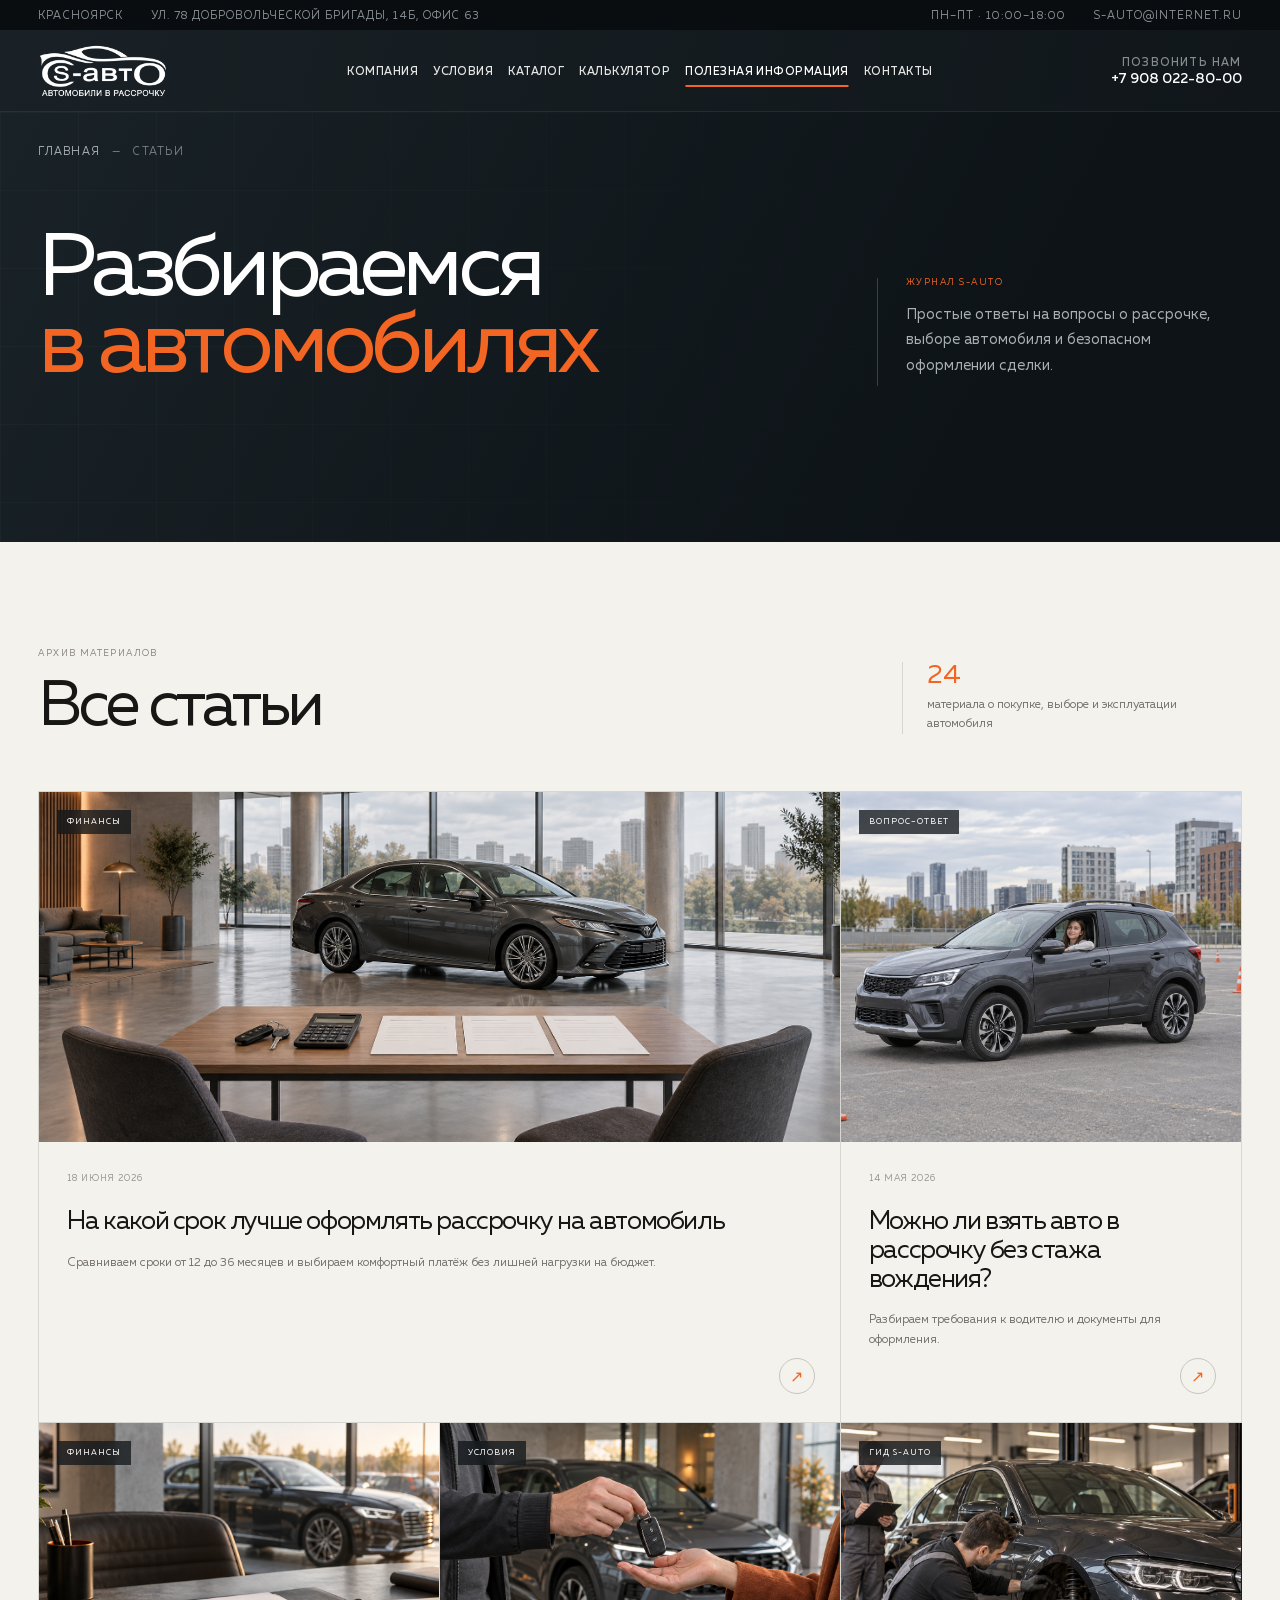
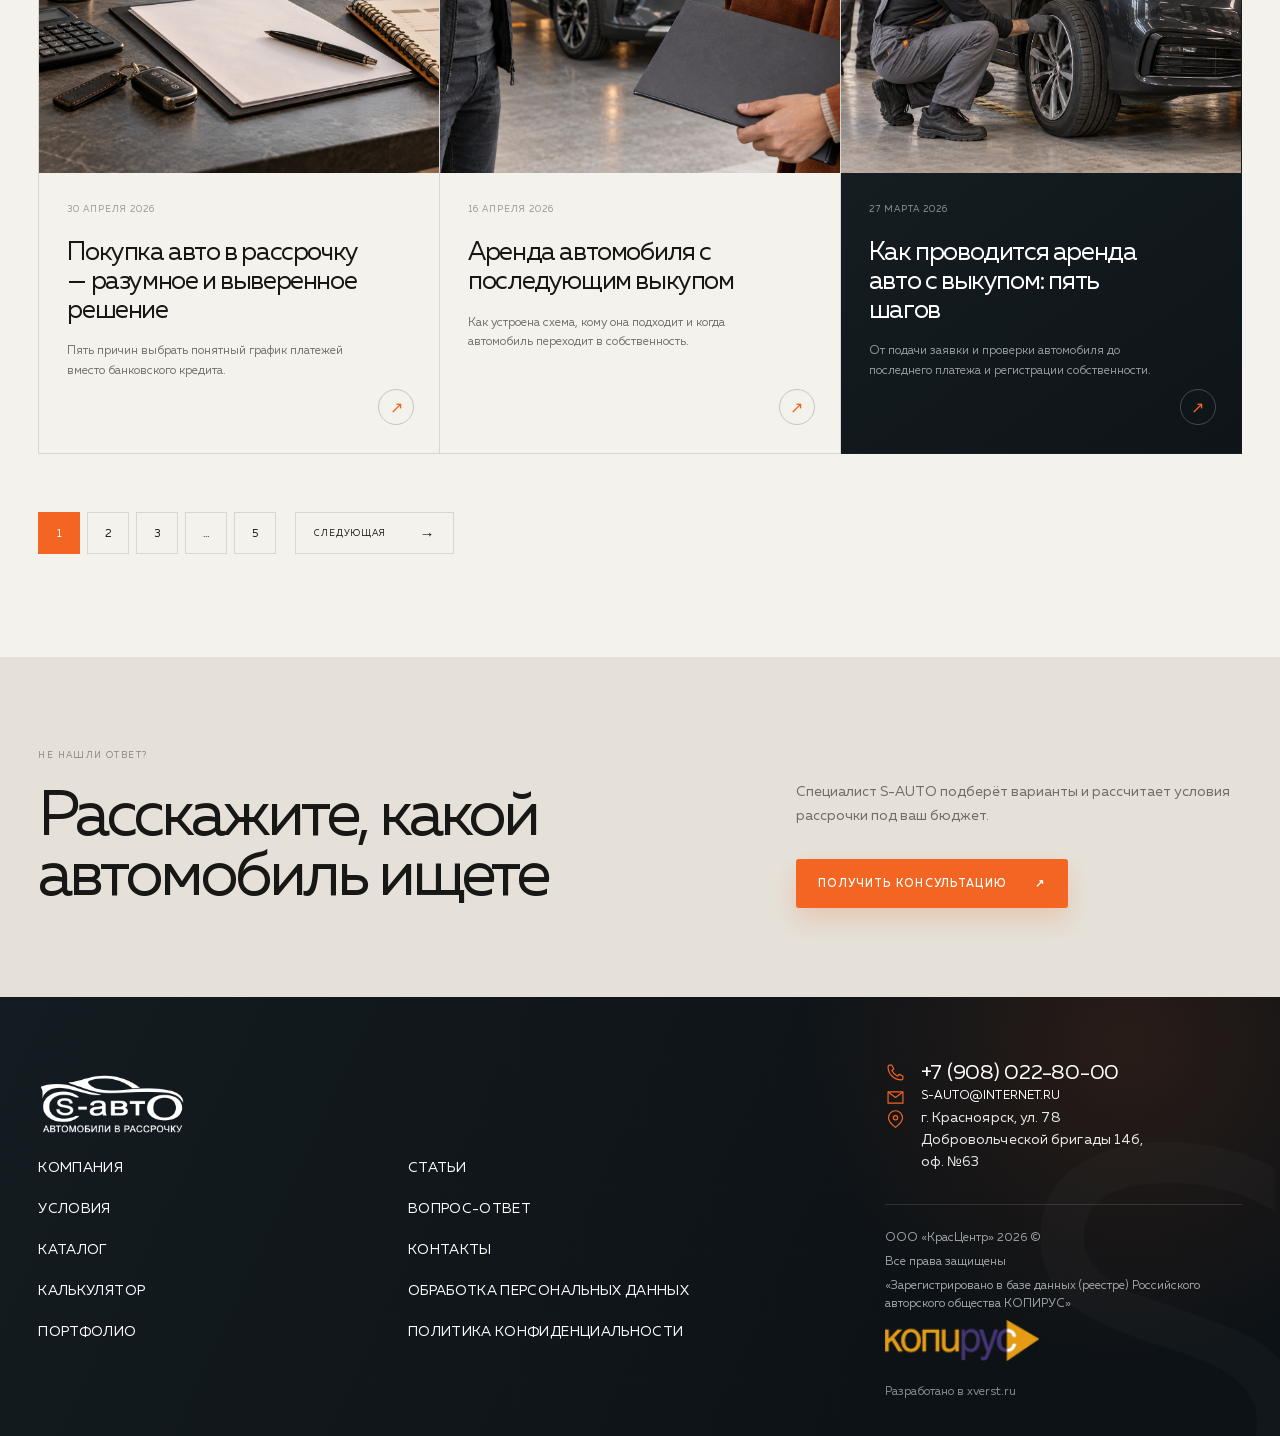
<file: news/index.html>
<!doctype html>
<html lang="ru">
  <head>
    <meta charset="UTF-8" />
    <meta name="viewport" content="width=device-width, initial-scale=1" />
    <meta name="robots" content="noindex, nofollow, noarchive, nosnippet, noimageindex" />
    <meta name="description" content="Статьи S-AUTO о покупке автомобилей в рассрочку, выборе машины и условиях оформления." />
    <title>Статьи S-AUTO — об автомобилях и рассрочке</title>
    <link rel="stylesheet" href="../styles.css?v=20260919-type" />
    <link rel="stylesheet" href="../news.css?v=20260919-mobile" />
  </head>
  <body class="news-page">
    <div class="page-shell">
      <header class="header" id="top">
        <div class="utility-bar">
          <span>Красноярск</span><span>ул. 78 Добровольческой бригады, 14Б, офис 63</span><span>ПН–ПТ · 10:00–18:00</span><a href="mailto:s-auto@internet.ru">s-auto@internet.ru</a>
        </div>
        <div class="header-main">
          <a class="brand" href="../" aria-label="S-AUTO — на главную"><img class="brand-logo" src="../assets/s-auto-logo-light.png" alt="S-AUTO — автомобили в рассрочку" /></a>
          <nav class="nav" id="main-nav" aria-label="Основная навигация">
            <a href="../about/">Компания</a><a href="../#conditions">Условия</a><a href="../catalog/">Каталог</a><a href="../calculator/">Калькулятор</a><a class="is-active" href="./" aria-current="page">Полезная информация</a><a href="#contacts">Контакты</a>
            <div class="mobile-nav-info"><p><span>Адрес</span>Красноярск, ул. 78 Добровольческой бригады, 14Б, офис 63</p><p><span>Режим работы</span>ПН–ПТ, 10:00–18:00</p><a class="mobile-phone" href="tel:+79080228000">+7 908 022-80-00</a><button class="button js-open-modal" type="button">Оставить заявку</button></div>
          </nav>
          <div class="header-actions"><a class="phone" href="tel:+79080228000"><span>Позвонить нам</span>+7 908 022-80-00</a><button class="button button-small js-open-modal" type="button">Оставить заявку</button><button class="menu-toggle" type="button" aria-expanded="false" aria-controls="main-nav" aria-label="Открыть меню"><span></span><span></span></button></div>
        </div>
      </header>

      <main>
        <section class="news-hero" aria-labelledby="news-title">
          <nav class="news-breadcrumbs" aria-label="Хлебные крошки"><a href="../">Главная</a><span>—</span><span>Статьи</span></nav>
          <div class="news-hero-layout">
            <h1 id="news-title">Разбираемся<br /><em>в автомобилях</em></h1>
            <div class="news-intro"><span>Журнал S-AUTO</span><p>Простые ответы на вопросы о рассрочке, выборе автомобиля и безопасном оформлении сделки.</p></div>
          </div>
        </section>

        <section class="news-feed" aria-labelledby="all-articles-title">
          <header class="feed-heading">
            <div><span>Архив материалов</span><h2 id="all-articles-title">Все статьи</h2></div>
            <p><b>24</b> материала о покупке, выборе и эксплуатации автомобиля</p>
          </header>
          <div class="articles-grid">
            <article class="article-card article-card-wide">
              <a class="card-image" href="./na-kakoy-srok-luchshe-oformlyat-rassrochku-na-avtomobil/"><img src="../assets/news-installment-term.png?v=2" alt="Выбор срока рассрочки на автомобиль" loading="lazy" /><span>Финансы</span></a>
              <div class="card-copy"><time datetime="2026-06-18">18 июня 2026</time><h3><a href="./na-kakoy-srok-luchshe-oformlyat-rassrochku-na-avtomobil/">На какой срок лучше оформлять рассрочку на автомобиль</a></h3><p>Сравниваем сроки от 12 до 36 месяцев и выбираем комфортный платёж без лишней нагрузки на бюджет.</p><a class="card-arrow" href="./na-kakoy-srok-luchshe-oformlyat-rassrochku-na-avtomobil/" aria-label="Читать статью">↗</a></div>
            </article>
            <article class="article-card">
              <a class="card-image" href="https://moscow.s-auto.company/news/mozhno-li-vzyat-avto-v-rassrochku-bez-stazha-vozhdeniya/"><img src="../assets/news-first-driver.png?v=2" alt="Начинающий водитель на тренировочной площадке" loading="lazy" /><span>Вопрос–ответ</span></a>
              <div class="card-copy"><time datetime="2026-05-14">14 мая 2026</time><h3><a href="https://moscow.s-auto.company/news/mozhno-li-vzyat-avto-v-rassrochku-bez-stazha-vozhdeniya/">Можно ли взять авто в рассрочку без стажа вождения?</a></h3><p>Разбираем требования к водителю и документы для оформления.</p><a class="card-arrow" href="https://moscow.s-auto.company/news/mozhno-li-vzyat-avto-v-rassrochku-bez-stazha-vozhdeniya/" aria-label="Читать статью">↗</a></div>
            </article>
            <article class="article-card">
              <a class="card-image" href="https://moscow.s-auto.company/news/pokupka-avto-v-rassrochku-razumnoe-i-vyverennoe-reshenie/"><img src="../assets/news-considered-purchase.png" alt="Расчёт бюджета перед покупкой автомобиля" loading="lazy" /><span>Финансы</span></a>
              <div class="card-copy"><time datetime="2026-04-30">30 апреля 2026</time><h3><a href="https://moscow.s-auto.company/news/pokupka-avto-v-rassrochku-razumnoe-i-vyverennoe-reshenie/">Покупка авто в рассрочку — разумное и выверенное решение</a></h3><p>Пять причин выбрать понятный график платежей вместо банковского кредита.</p><a class="card-arrow" href="https://moscow.s-auto.company/news/pokupka-avto-v-rassrochku-razumnoe-i-vyverennoe-reshenie/" aria-label="Читать статью">↗</a></div>
            </article>
            <article class="article-card">
              <a class="card-image" href="https://moscow.s-auto.company/news/arenda-avtomobilya-s-posleduyushchim-vykupom/"><img src="../assets/news-key-handover.png" alt="Передача ключей от автомобиля" loading="lazy" /><span>Условия</span></a>
              <div class="card-copy"><time datetime="2026-04-16">16 апреля 2026</time><h3><a href="https://moscow.s-auto.company/news/arenda-avtomobilya-s-posleduyushchim-vykupom/">Аренда автомобиля с последующим выкупом</a></h3><p>Как устроена схема, кому она подходит и когда автомобиль переходит в собственность.</p><a class="card-arrow" href="https://moscow.s-auto.company/news/arenda-avtomobilya-s-posleduyushchim-vykupom/" aria-label="Читать статью">↗</a></div>
            </article>
            <article class="article-card article-card-dark">
              <a class="card-image" href="https://s-auto.company/news/kak-provoditsya-arenda-avto-s-vykupom/"><img src="../assets/news-inspection-process.png" alt="Проверка автомобиля перед оформлением" loading="lazy" /><span>Гид S-AUTO</span></a>
              <div class="card-copy"><span class="card-kicker">Гид S-AUTO</span><time datetime="2026-03-27">27 марта 2026</time><h3><a href="https://s-auto.company/news/kak-provoditsya-arenda-avto-s-vykupom/">Как проводится аренда авто с выкупом: пять шагов</a></h3><p>От подачи заявки и проверки автомобиля до последнего платежа и регистрации собственности.</p><a class="card-arrow" href="https://s-auto.company/news/kak-provoditsya-arenda-avto-s-vykupom/" aria-label="Читать статью">↗</a></div>
            </article>
          </div>

          <nav class="news-pagination" aria-label="Навигация по страницам статей"><a class="is-current" href="./" aria-current="page">1</a><a href="./?page=2">2</a><a href="./?page=3">3</a><span>…</span><a href="./?page=5">5</a><a class="next" href="./?page=2">Следующая <span>→</span></a></nav>
        </section>

        <section class="news-cta">
          <div><span>Не нашли ответ?</span><h2>Расскажите, какой<br />автомобиль ищете</h2></div>
          <div><p>Специалист S-AUTO подберёт варианты и рассчитает условия рассрочки под ваш бюджет.</p><button class="button js-open-modal" type="button">Получить консультацию <span>↗</span></button></div>
        </section>
      </main>

      <footer class="footer" id="contacts" aria-label="Подвал сайта">
        <div class="footer-grid">
          <div class="footer-identity"><a class="footer-brand" href="../" aria-label="S-AUTO — на главную"><img class="brand-logo" src="../assets/s-auto-logo-light.png" alt="S-AUTO" /></a><nav class="footer-nav" aria-label="Основные разделы"><a href="../about/">Компания</a><a href="../#conditions">Условия</a><a href="../catalog/">Каталог</a><a href="../calculator/">Калькулятор</a><a href="https://s-auto.company/portfolio/">Портфолио</a></nav></div>
          <nav class="footer-nav footer-nav-secondary" aria-label="Информация"><a href="./">Статьи</a><a href="https://s-auto.company/information/faq/">Вопрос-ответ</a><a href="#contacts">Контакты</a><a href="https://s-auto.company/agreement/">Обработка персональных данных</a><a href="https://s-auto.company/politika-konfidencialnosti/">Политика конфиденциальности</a></nav>
          <div class="footer-contact"><a class="footer-contact-row footer-phone" href="tel:+79080228000"><svg aria-hidden="true" viewBox="0 0 24 24"><path d="M7.6 3.5 10 7.8 7.8 9.7a15.4 15.4 0 0 0 6.5 6.5l1.9-2.2 4.3 2.4v2.3c0 1-.8 1.8-1.8 1.8A15.2 15.2 0 0 1 3.5 5.3c0-1 .8-1.8 1.8-1.8h2.3Z" /></svg><span>+7 (908) 022-80-00</span></a><a class="footer-contact-row" href="mailto:s-auto@internet.ru"><svg aria-hidden="true" viewBox="0 0 24 24"><path d="M3.5 5.5h17v13h-17z" /><path d="m4 6 8 6 8-6" /></svg><span>S-AUTO@INTERNET.RU</span></a><address class="footer-contact-row"><svg aria-hidden="true" viewBox="0 0 24 24"><path d="M20 10c0 5-8 11-8 11S4 15 4 10a8 8 0 1 1 16 0Z" /><circle cx="12" cy="10" r="2.5" /></svg><span>г. Красноярск, ул. 78<br />Добровольческой бригады 14б,<br />оф. №63</span></address><div class="footer-legal"><p>ООО «КрасЦентр» 2026 ©</p><p>Все права защищены</p><p>«Зарегистрировано в базе данных (реестре) Российского авторского общества КОПИРУС»</p><img class="copyrus-logo" src="../assets/copyrus.png" alt="КОПИРУС" /></div><p class="footer-developer">Разработано в <a href="https://xverst.ru/">xverst.ru</a></p></div>
        </div>
      </footer>
    </div>

    <dialog class="modal" id="request-modal"><button class="modal-close" type="button" aria-label="Закрыть">×</button><span class="eyebrow dark"><span></span> Заявка на рассрочку</span><h2>Обсудим условия<br />и подберём автомобиль</h2><p>Оставьте контакты — специалист S-AUTO перезвонит вам в течение рабочего дня.</p><form id="request-form"><label>Ваше имя<input name="name" autocomplete="name" placeholder="Александр" required /></label><label>Телефон<input name="phone" inputmode="tel" autocomplete="tel" placeholder="+7 900 000-00-00" required /></label><button class="button" type="submit">Отправить заявку <span>↗</span></button><small>Нажимая кнопку, вы соглашаетесь с обработкой персональных данных.</small></form><div class="success" hidden><span>✓</span><h3>Заявка принята</h3><p>Спасибо! Мы свяжемся с вами в рабочее время.</p></div></dialog>
    <script src="../about.js?v=20260919-1"></script>
  </body>
</html>
</file>
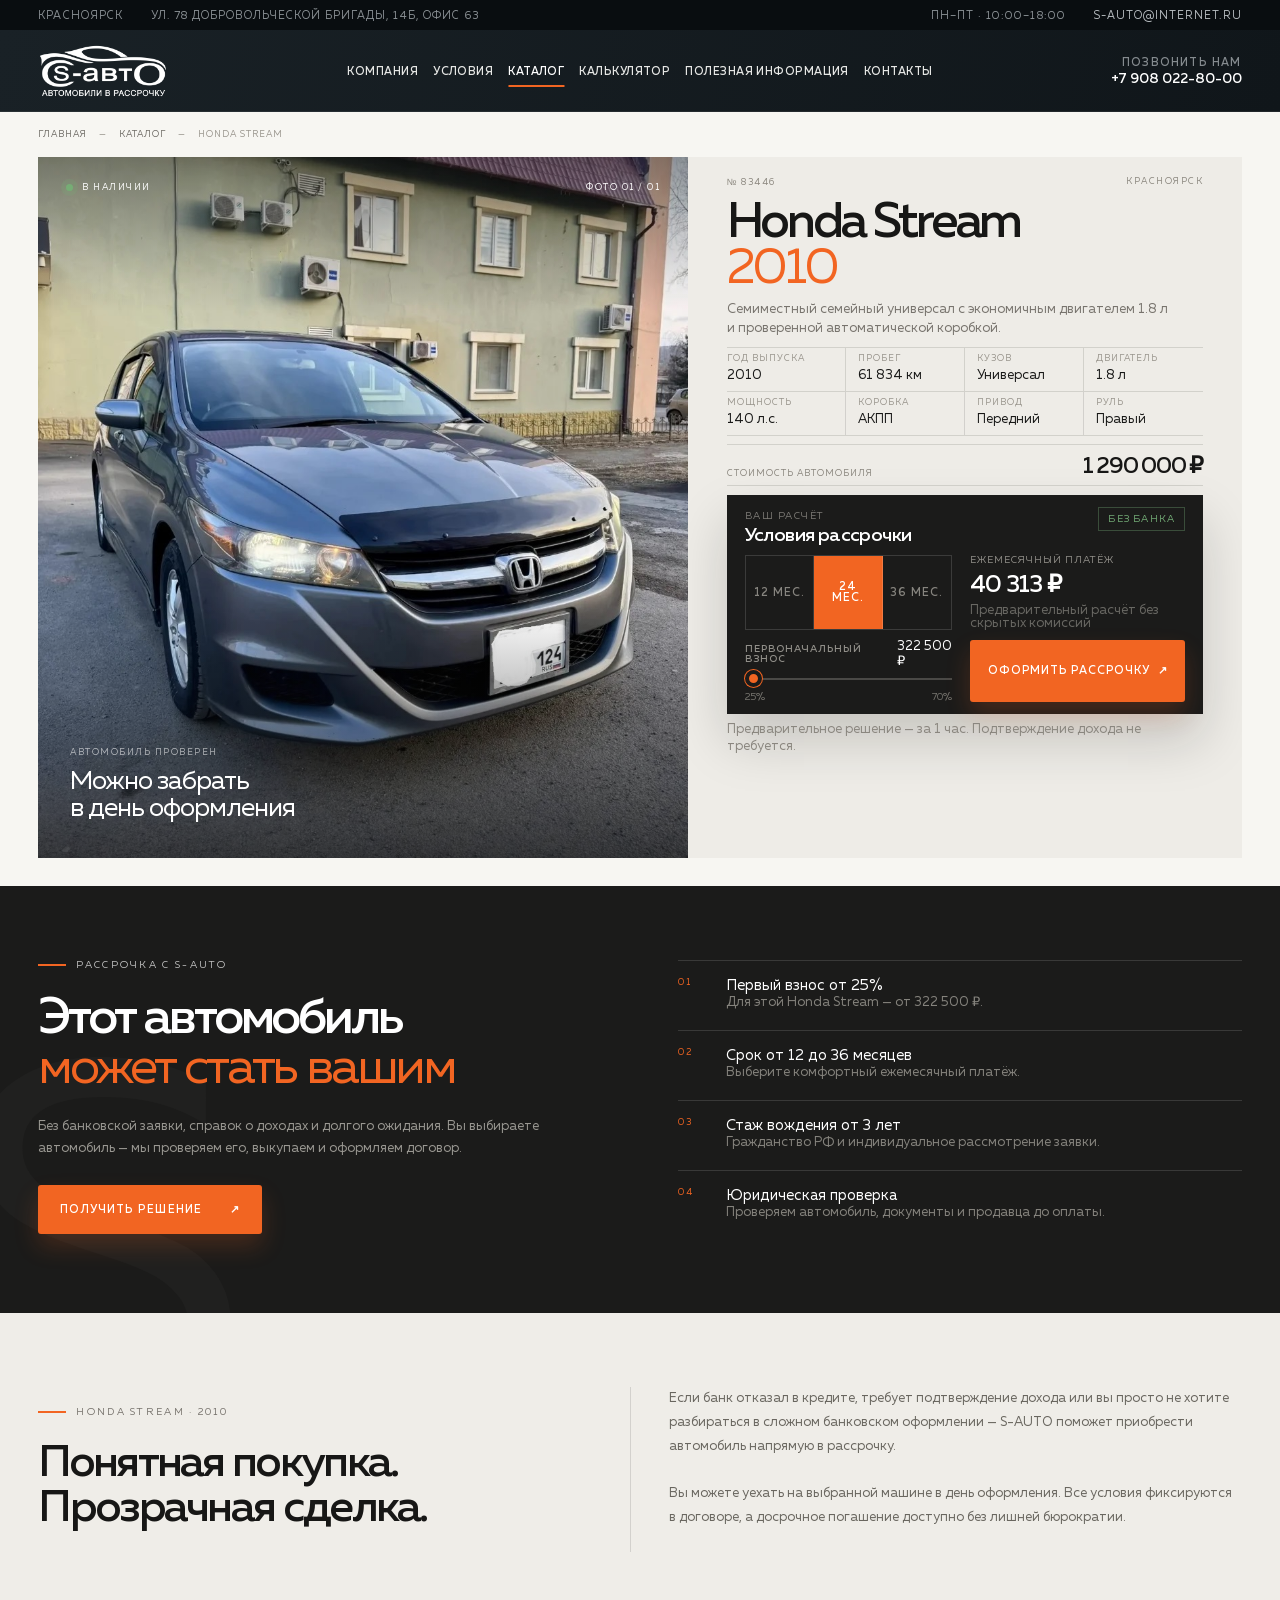
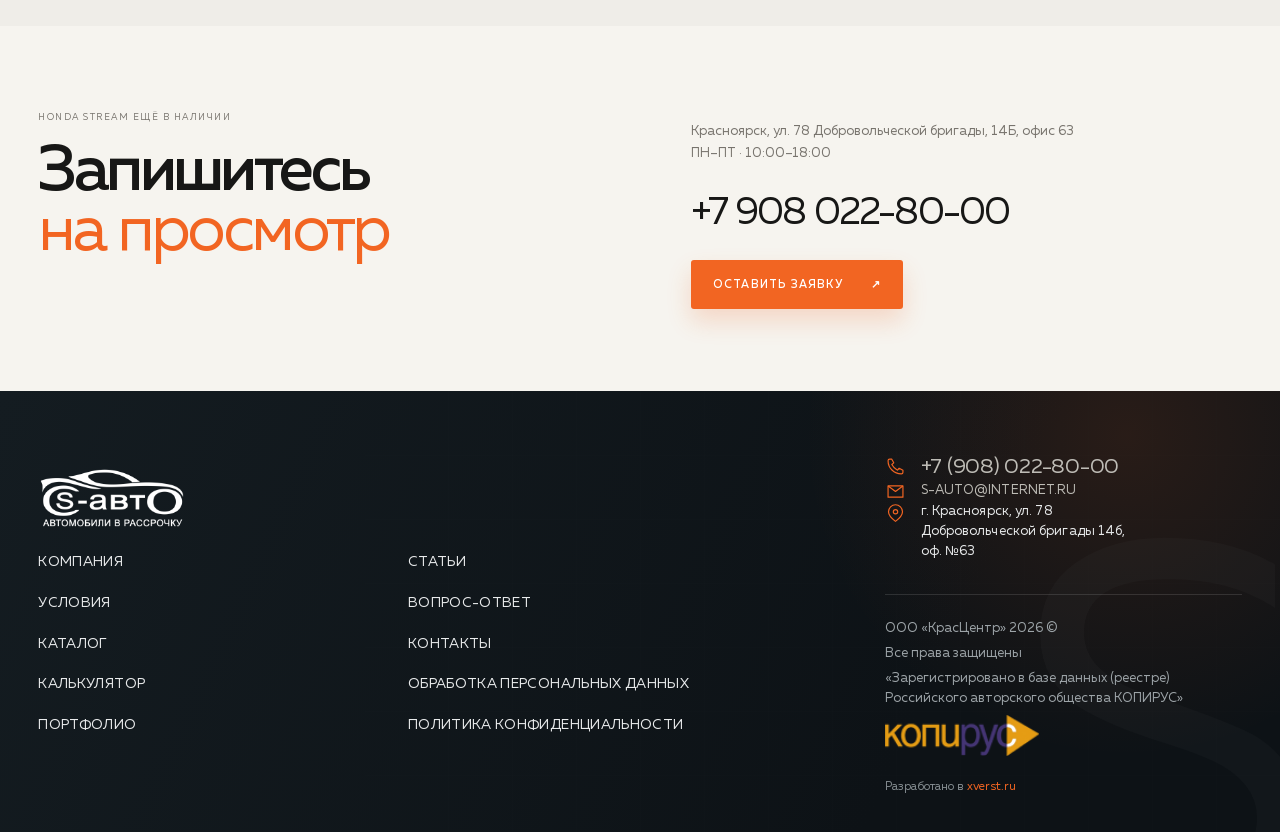
<file: catalog/prodazha-honda-stream-2010-god-v-krasnoyarske/index.html>
<!doctype html>
<html lang="ru">
  <head>
    <meta charset="UTF-8" />
    <meta name="viewport" content="width=device-width, initial-scale=1" />
    <meta name="robots" content="noindex, nofollow, noarchive, nosnippet, noimageindex" />
    <meta name="googlebot" content="noindex, nofollow, noarchive, nosnippet, noimageindex" />
    <meta name="yandex" content="noindex, nofollow, noarchive, nosnippet, noimageindex" />
    <meta name="description" content="Honda Stream 2010 года в рассрочку от S-AUTO в Красноярске." />
    <title>Honda Stream, 2010 — S-AUTO</title>
    <link rel="stylesheet" href="../../styles.css?v=20260919-type" />
    <link rel="stylesheet" href="../../detail.css?v=20260919-type" />
  </head>
  <body class="vehicle-detail-page">
    <div class="page-shell">
      <header class="header" id="top">
        <div class="utility-bar">
          <span>Красноярск</span>
          <span>ул. 78 Добровольческой бригады, 14Б, офис 63</span>
          <span>ПН–ПТ · 10:00–18:00</span>
          <a href="mailto:s-auto@internet.ru">s-auto@internet.ru</a>
        </div>
        <div class="header-main">
          <a class="brand" href="../../" aria-label="S-AUTO — на главную">
            <img class="brand-logo" src="../../assets/s-auto-logo-light.png" alt="S-AUTO — автомобили в рассрочку" />
          </a>
          <nav class="nav" id="main-nav" aria-label="Основная навигация">
            <a href="../../about/">Компания</a>
            <a href="../../#conditions">Условия</a>
            <a class="is-active" href="../" aria-current="page">Каталог</a>
            <a href="../../calculator/">Калькулятор</a>
            <a href="../../news/">Полезная информация</a>
            <a href="#contacts">Контакты</a>
            <div class="mobile-nav-info">
              <p><span>Адрес</span>Красноярск, ул. 78 Добровольческой бригады, 14Б, офис 63</p>
              <p><span>Режим работы</span>ПН–ПТ, 10:00–18:00</p>
              <a class="mobile-phone" href="tel:+79080228000">+7 908 022-80-00</a>
              <button class="button js-open-modal" type="button">Оставить заявку</button>
            </div>
          </nav>
          <div class="header-actions">
            <a class="phone" href="tel:+79080228000"><span>Позвонить нам</span>+7 908 022-80-00</a>
            <button class="button button-small js-open-modal" type="button">Оставить заявку</button>
            <button class="menu-toggle" type="button" aria-expanded="false" aria-controls="main-nav" aria-label="Открыть меню"><span></span><span></span></button>
          </div>
        </div>
      </header>

      <main>
        <section class="vehicle-hero" aria-labelledby="vehicle-title">
          <nav class="breadcrumbs" aria-label="Хлебные крошки">
            <a href="../../">Главная</a><span>—</span><a href="../">Каталог</a><span>—</span><span>Honda Stream</span>
          </nav>

          <div class="vehicle-layout">
            <div class="vehicle-visual">
              <img src="../../assets/honda-stream-2010.jpg" alt="Серая Honda Stream 2010 года, вид спереди" />
              <div class="vehicle-image-topline"><span>В наличии</span><span>Фото 01 / 01</span></div>
              <div class="vehicle-image-caption">
                <span>Автомобиль проверен</span>
                <strong>Можно забрать<br />в день оформления</strong>
              </div>
            </div>

            <div class="vehicle-summary" data-price="1290000">
              <div class="vehicle-kicker"><span>№ 83446</span><span>Красноярск</span></div>
              <h1 id="vehicle-title">Honda Stream<br /><em>2010</em></h1>
              <p class="vehicle-lead">Семиместный семейный универсал с&nbsp;экономичным двигателем 1.8&nbsp;л и&nbsp;проверенной автоматической коробкой.</p>
              <dl class="vehicle-quick-specs" aria-label="Основные характеристики">
                <div><dt>Год выпуска</dt><dd>2010</dd></div>
                <div><dt>Пробег</dt><dd>61 834 км</dd></div>
                <div><dt>Кузов</dt><dd>Универсал</dd></div>
                <div><dt>Двигатель</dt><dd>1.8 л</dd></div>
                <div><dt>Мощность</dt><dd>140 л.с.</dd></div>
                <div><dt>Коробка</dt><dd>АКПП</dd></div>
                <div><dt>Привод</dt><dd>Передний</dd></div>
                <div><dt>Руль</dt><dd>Правый</dd></div>
              </dl>
              <div class="vehicle-price"><span>Стоимость автомобиля</span><strong>1 290 000 ₽</strong></div>

              <div class="finance-box" aria-labelledby="finance-title">
                <div class="finance-heading">
                  <div><span>Ваш расчёт</span><h2 id="finance-title">Условия рассрочки</h2></div>
                  <span>Без банка</span>
                </div>
                <div class="term-picker" aria-label="Срок рассрочки">
                  <button type="button" data-term="12" aria-pressed="false">12 мес.</button>
                  <button class="is-active" type="button" data-term="24" aria-pressed="true">24 мес.</button>
                  <button type="button" data-term="36" aria-pressed="false">36 мес.</button>
                </div>
                <label class="payment-control">
                  <span><b>Первоначальный взнос</b><output data-down-output>322 500 ₽</output></span>
                  <input type="range" min="322500" max="903000" step="10000" value="322500" data-down-payment />
                  <small><span>25%</span><span>70%</span></small>
                </label>
                <div class="monthly-payment">
                  <span>Ежемесячный платёж</span>
                  <strong data-monthly-output>40 313 ₽</strong>
                  <small>Предварительный расчёт без скрытых комиссий</small>
                </div>
                <button class="button finance-action js-open-modal" type="button">Оформить рассрочку <span>↗</span></button>
              </div>
              <p class="summary-note">Предварительное решение — за 1 час. Подтверждение дохода не требуется.</p>
            </div>
          </div>
        </section>

        <section class="vehicle-conditions" aria-labelledby="conditions-title">
          <div class="conditions-copy">
            <span class="eyebrow"><span></span> Рассрочка с S-AUTO</span>
            <h2 id="conditions-title">Этот автомобиль<br /><em>может стать вашим</em></h2>
            <p>Без банковской заявки, справок о доходах и долгого ожидания. Вы выбираете автомобиль — мы проверяем его, выкупаем и оформляем договор.</p>
            <button class="button js-open-modal" type="button">Получить решение <span>↗</span></button>
          </div>
          <ol class="condition-list">
            <li><span>01</span><div><strong>Первый взнос от 25%</strong><p>Для этой Honda Stream — от 322 500 ₽.</p></div></li>
            <li><span>02</span><div><strong>Срок от 12 до 36 месяцев</strong><p>Выберите комфортный ежемесячный платёж.</p></div></li>
            <li><span>03</span><div><strong>Стаж вождения от 3 лет</strong><p>Гражданство РФ и индивидуальное рассмотрение заявки.</p></div></li>
            <li><span>04</span><div><strong>Юридическая проверка</strong><p>Проверяем автомобиль, документы и продавца до оплаты.</p></div></li>
          </ol>
        </section>

        <section class="vehicle-story">
          <div>
            <span class="eyebrow dark"><span></span> Honda Stream · 2010</span>
            <h2>Понятная покупка.<br />Прозрачная сделка.</h2>
          </div>
          <div class="story-copy">
            <p>Если банк отказал в кредите, требует подтверждение дохода или вы просто не хотите разбираться в сложном банковском оформлении — S-AUTO поможет приобрести автомобиль напрямую в рассрочку.</p>
            <p>Вы можете уехать на выбранной машине в день оформления. Все условия фиксируются в договоре, а досрочное погашение доступно без лишней бюрократии.</p>
          </div>
        </section>

        <section class="detail-contact" id="contacts" aria-labelledby="contact-title">
          <div>
            <span>Honda Stream ещё в наличии</span>
            <h2 id="contact-title">Запишитесь<br /><em>на просмотр</em></h2>
          </div>
          <div class="detail-contact-actions">
            <p>Красноярск, ул. 78 Добровольческой бригады, 14Б, офис 63<br />ПН–ПТ · 10:00–18:00</p>
            <a class="detail-phone" href="tel:+79080228000">+7 908 022-80-00</a>
            <button class="button js-open-modal" type="button">Оставить заявку <span>↗</span></button>
          </div>
        </section>
      </main>

      <footer class="footer" id="contacts" aria-label="Подвал сайта">
        <div class="footer-grid">
          <div class="footer-identity">
            <a class="footer-brand" href="../../" aria-label="S-AUTO — на главную"><img class="brand-logo" src="../../assets/s-auto-logo-light.png" alt="S-AUTO" /></a>
            <nav class="footer-nav" aria-label="Основные разделы">
              <a href="../../about/">Компания</a><a href="../../#conditions">Условия</a><a href="../">Каталог</a><a href="../../calculator/">Калькулятор</a><a href="https://s-auto.company/portfolio/">Портфолио</a>
            </nav>
          </div>
          <nav class="footer-nav footer-nav-secondary" aria-label="Информация">
            <a href="../../news/">Статьи</a><a href="https://s-auto.company/information/faq/">Вопрос-ответ</a><a href="#contacts">Контакты</a><a href="https://s-auto.company/agreement/">Обработка персональных данных</a><a href="https://s-auto.company/politika-konfidencialnosti/">Политика конфиденциальности</a>
          </nav>
          <div class="footer-contact">
            <a class="footer-contact-row footer-phone" href="tel:+79080228000"><svg aria-hidden="true" viewBox="0 0 24 24"><path d="M7.6 3.5 10 7.8 7.8 9.7a15.4 15.4 0 0 0 6.5 6.5l1.9-2.2 4.3 2.4v2.3c0 1-.8 1.8-1.8 1.8A15.2 15.2 0 0 1 3.5 5.3c0-1 .8-1.8 1.8-1.8h2.3Z" /></svg><span>+7 (908) 022-80-00</span></a>
            <a class="footer-contact-row" href="mailto:s-auto@internet.ru"><svg aria-hidden="true" viewBox="0 0 24 24"><path d="M3.5 5.5h17v13h-17z" /><path d="m4 6 8 6 8-6" /></svg><span>S-AUTO@INTERNET.RU</span></a>
            <address class="footer-contact-row"><svg aria-hidden="true" viewBox="0 0 24 24"><path d="M20 10c0 5-8 11-8 11S4 15 4 10a8 8 0 1 1 16 0Z" /><circle cx="12" cy="10" r="2.5" /></svg><span>г. Красноярск, ул. 78<br />Добровольческой бригады 14б,<br />оф. №63</span></address>
            <div class="footer-legal"><p>ООО «КрасЦентр» 2026 ©</p><p>Все права защищены</p><p>«Зарегистрировано в базе данных (реестре) Российского авторского общества КОПИРУС»</p><img class="copyrus-logo" src="../../assets/copyrus.png" alt="КОПИРУС" /></div>
            <p class="footer-developer">Разработано в <a href="https://xverst.ru/">xverst.ru</a></p>
          </div>
        </div>
      </footer>
    </div>

    <dialog class="modal" id="request-modal">
      <button class="modal-close" type="button" aria-label="Закрыть">×</button>
      <span class="eyebrow dark"><span></span> Honda Stream · 2010</span>
      <h2>Рассчитаем условия<br />и назначим просмотр</h2>
      <p>Оставьте контакты — специалист S-AUTO перезвонит вам в течение рабочего дня.</p>
      <form id="request-form">
        <label>Ваше имя<input name="name" autocomplete="name" placeholder="Александр" required /></label>
        <label>Телефон<input name="phone" inputmode="tel" autocomplete="tel" placeholder="+7 900 000-00-00" required /></label>
        <button class="button" type="submit">Отправить заявку <span>↗</span></button>
        <small>Нажимая кнопку, вы соглашаетесь с обработкой персональных данных.</small>
      </form>
      <div class="success" hidden><span>✓</span><h3>Заявка принята</h3><p>Спасибо! Мы свяжемся с вами в рабочее время.</p></div>
    </dialog>
    <script src="../../detail.js?v=20260918-1"></script>
  </body>
</html>
</file>
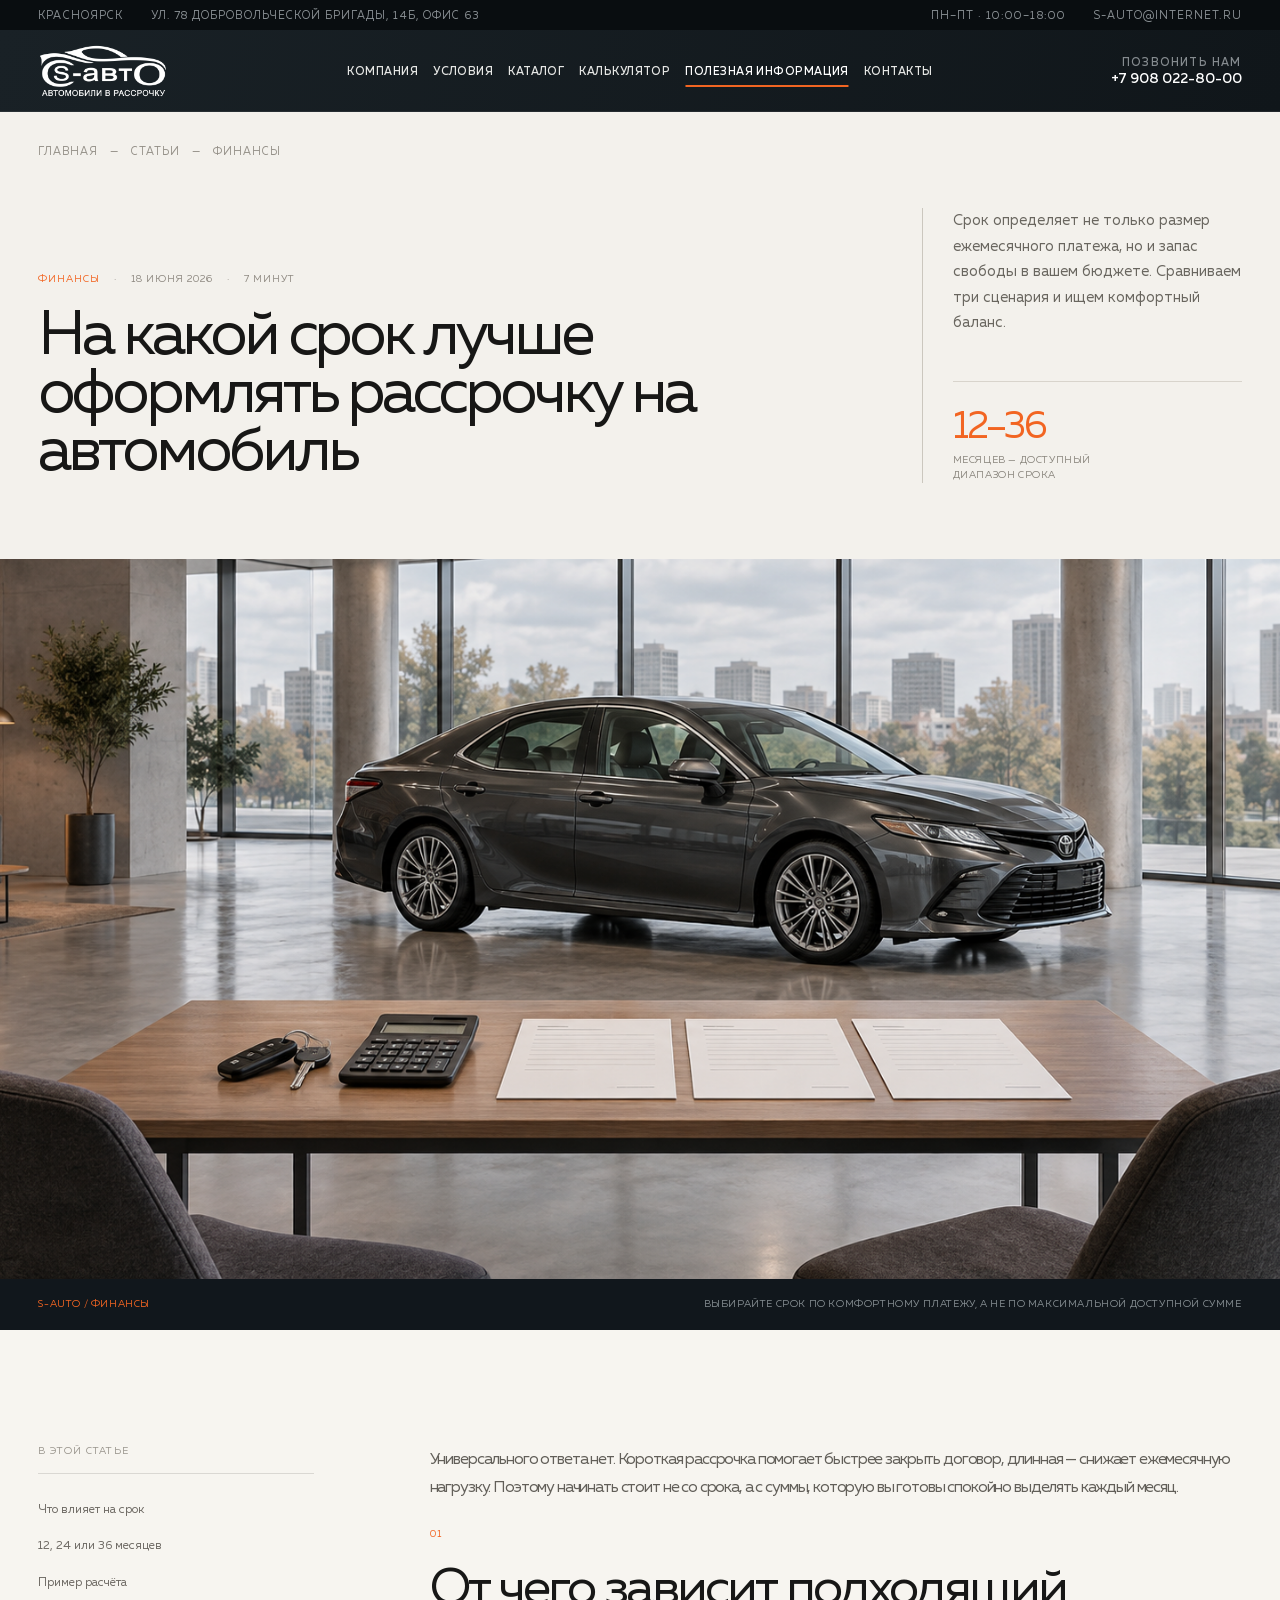
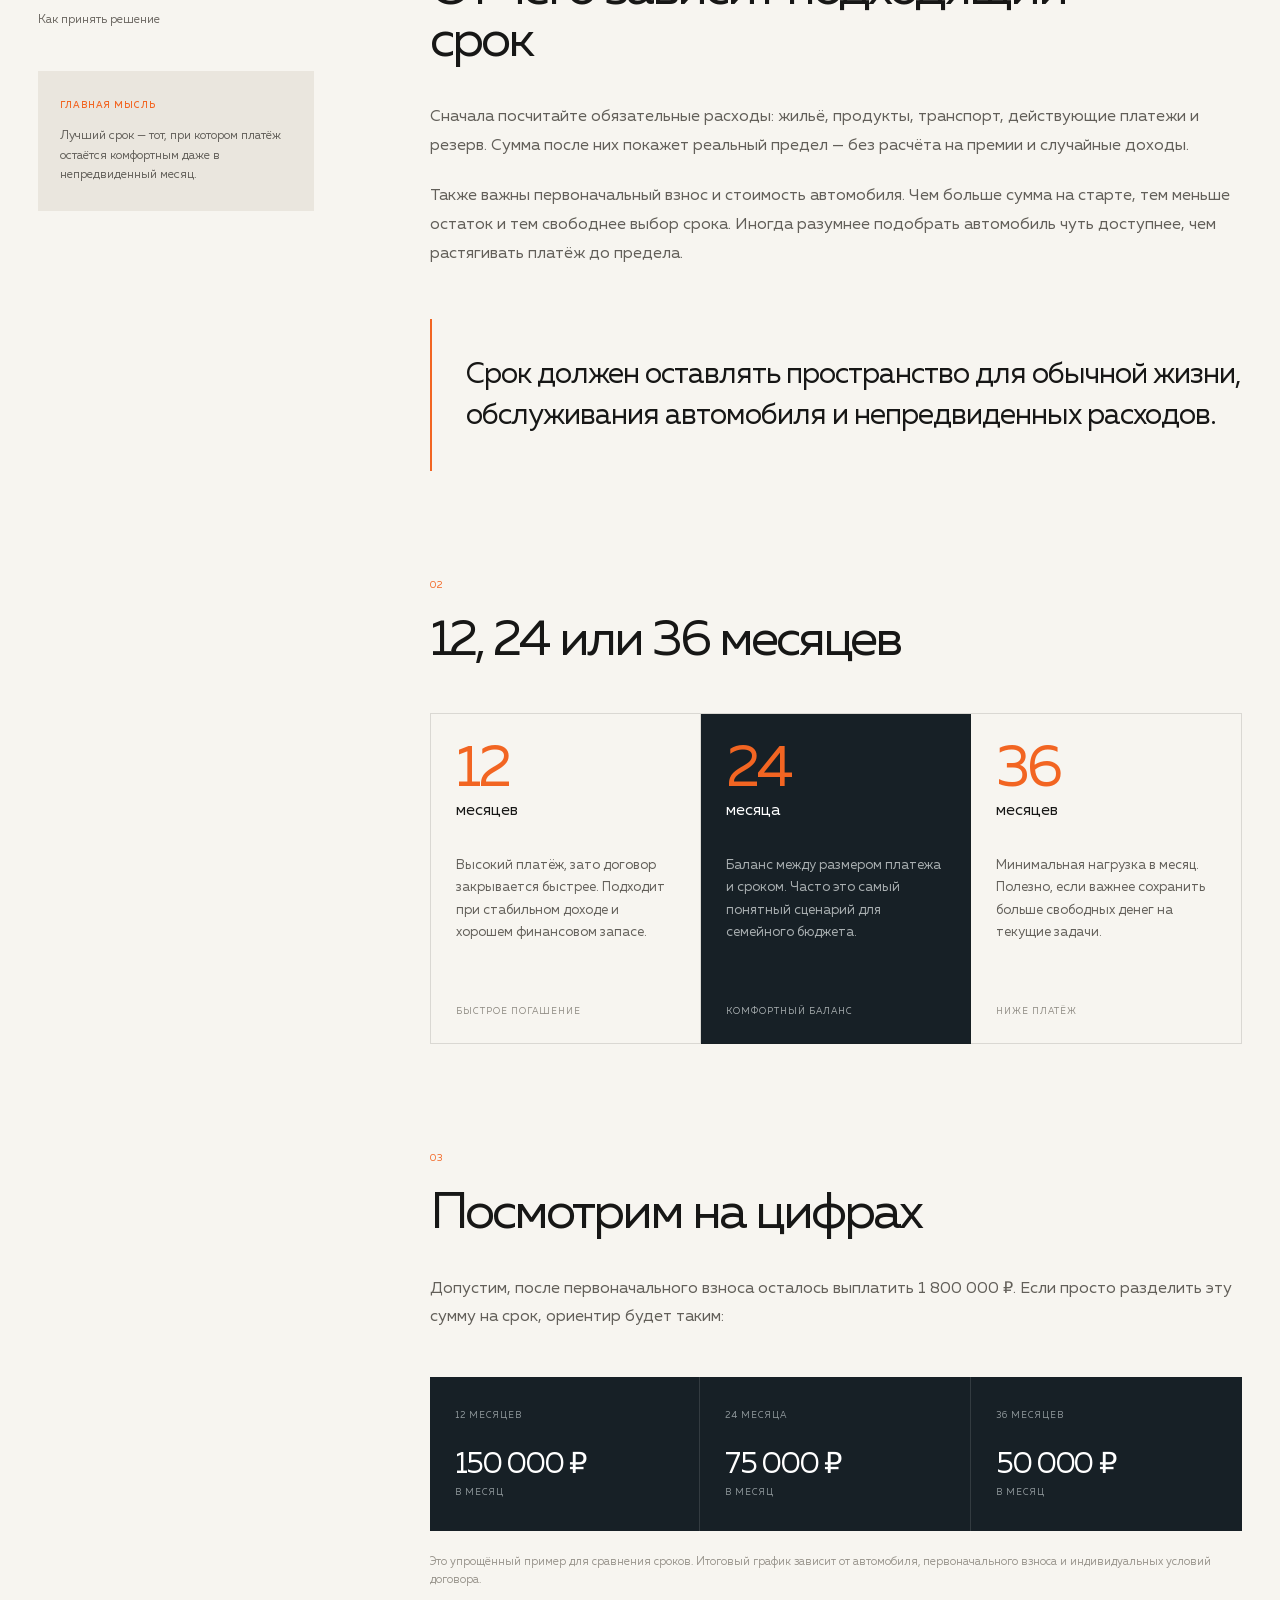
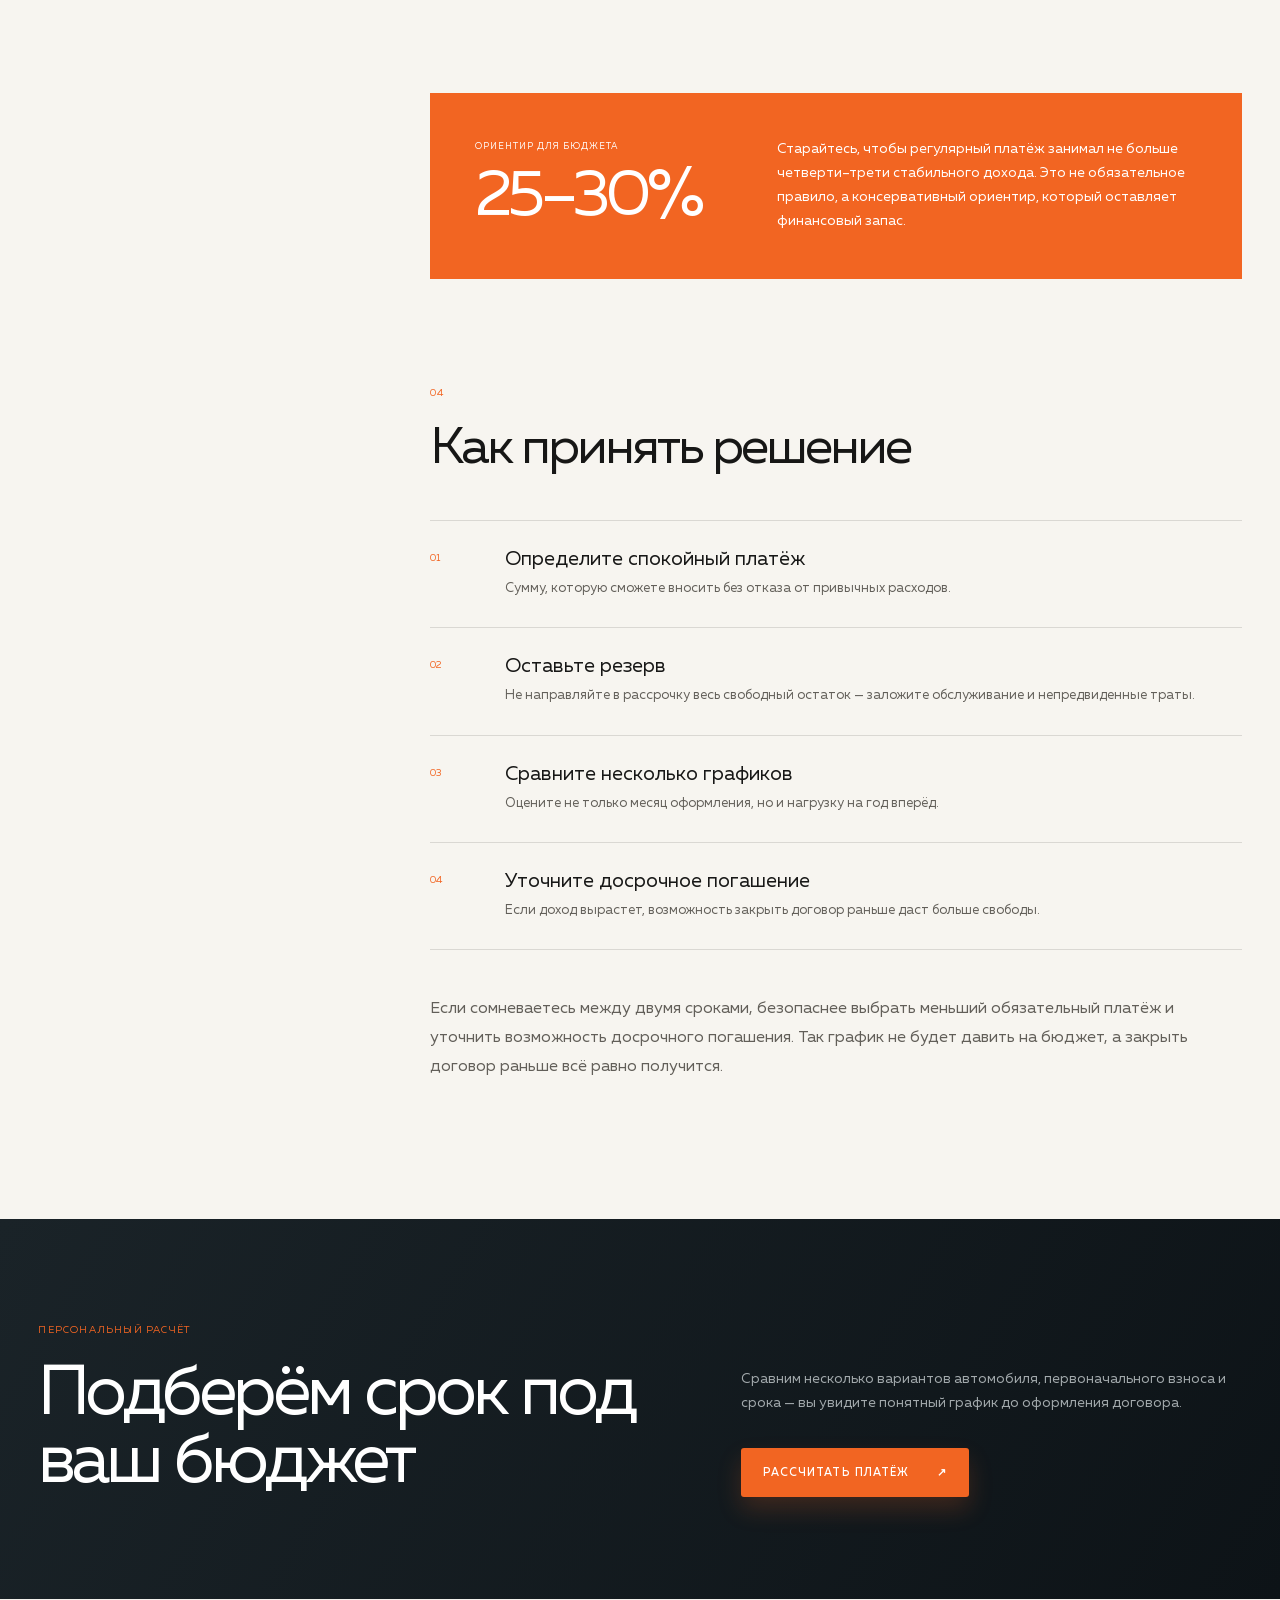
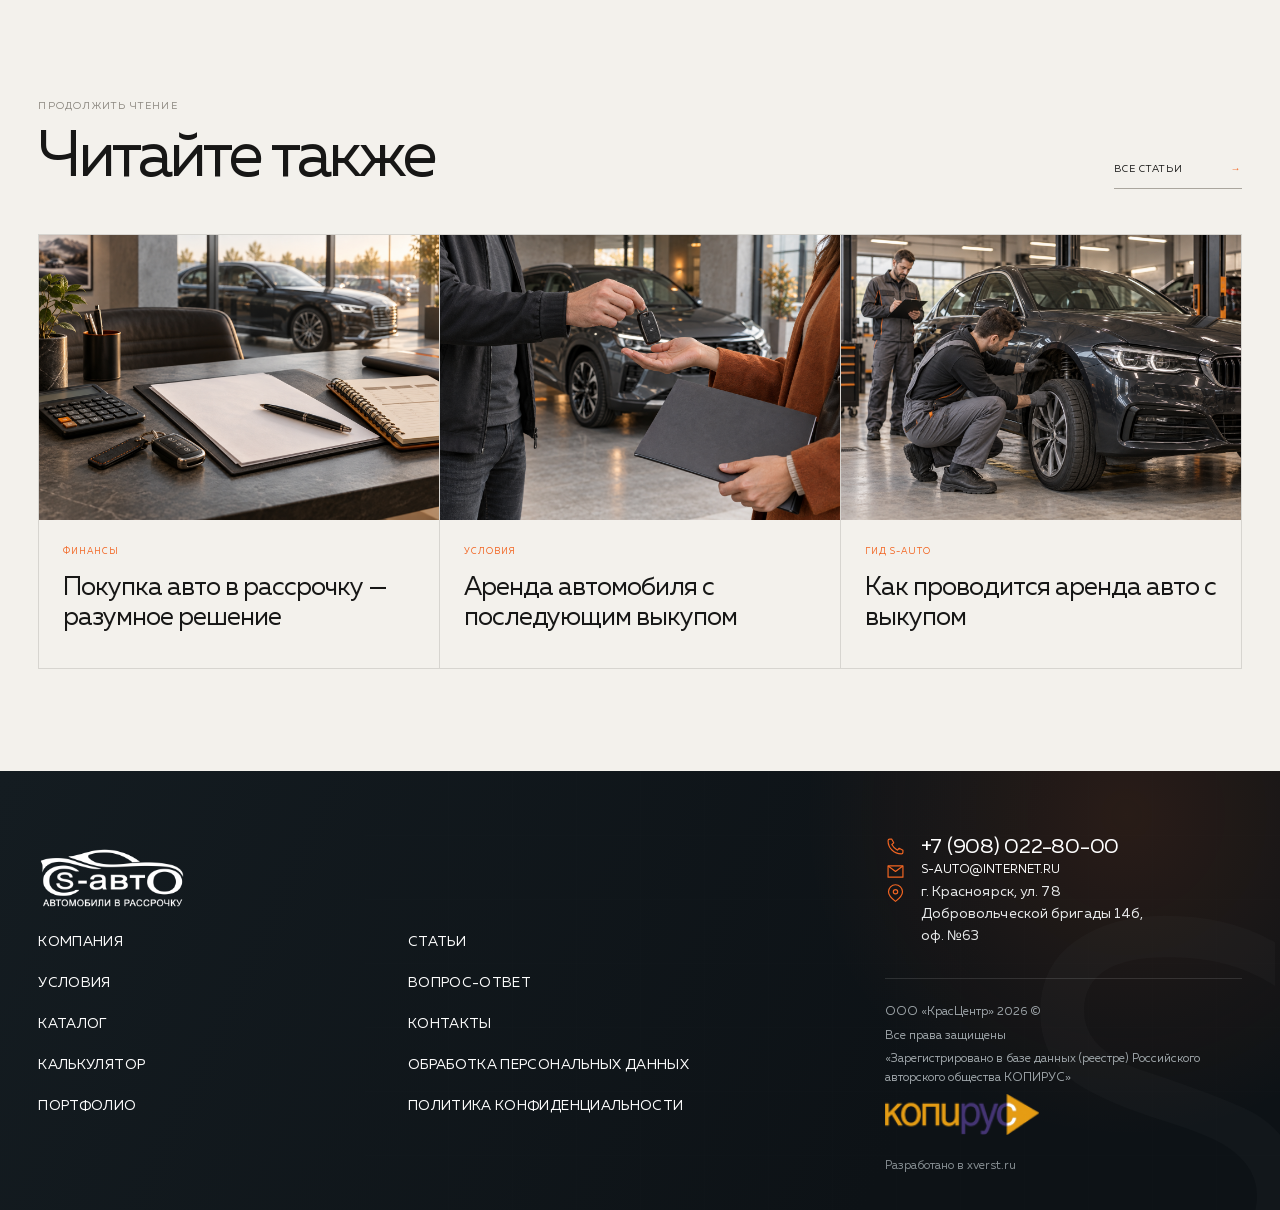
<file: news/na-kakoy-srok-luchshe-oformlyat-rassrochku-na-avtomobil/index.html>
<!doctype html>
<html lang="ru">
  <head>
    <meta charset="UTF-8" />
    <meta name="viewport" content="width=device-width, initial-scale=1" />
    <meta name="robots" content="noindex, nofollow, noarchive, nosnippet, noimageindex" />
    <meta name="description" content="Разбираемся, на какой срок оформить рассрочку на автомобиль и как выбрать комфортный ежемесячный платёж." />
    <title>На какой срок лучше оформлять рассрочку на автомобиль — S-AUTO</title>
    <link rel="stylesheet" href="../../styles.css?v=20260919-type" />
    <link rel="stylesheet" href="../../article.css?v=20260919-cover" />
  </head>
  <body class="article-page">
    <div class="page-shell">
      <header class="header" id="top">
        <div class="utility-bar">
          <span>Красноярск</span><span>ул. 78 Добровольческой бригады, 14Б, офис 63</span><span>ПН–ПТ · 10:00–18:00</span><a href="mailto:s-auto@internet.ru">s-auto@internet.ru</a>
        </div>
        <div class="header-main">
          <a class="brand" href="../../" aria-label="S-AUTO — на главную"><img class="brand-logo" src="../../assets/s-auto-logo-light.png" alt="S-AUTO — автомобили в рассрочку" /></a>
          <nav class="nav" id="main-nav" aria-label="Основная навигация">
            <a href="../../about/">Компания</a><a href="../../#conditions">Условия</a><a href="../../catalog/">Каталог</a><a href="../../calculator/">Калькулятор</a><a class="is-active" href="../" aria-current="page">Полезная информация</a><a href="#contacts">Контакты</a>
            <div class="mobile-nav-info"><p><span>Адрес</span>Красноярск, ул. 78 Добровольческой бригады, 14Б, офис 63</p><p><span>Режим работы</span>ПН–ПТ, 10:00–18:00</p><a class="mobile-phone" href="tel:+79080228000">+7 908 022-80-00</a><button class="button js-open-modal" type="button">Оставить заявку</button></div>
          </nav>
          <div class="header-actions"><a class="phone" href="tel:+79080228000"><span>Позвонить нам</span>+7 908 022-80-00</a><button class="button button-small js-open-modal" type="button">Оставить заявку</button><button class="menu-toggle" type="button" aria-expanded="false" aria-controls="main-nav" aria-label="Открыть меню"><span></span><span></span></button></div>
        </div>
      </header>

      <main>
        <article>
          <header class="article-hero">
            <nav class="article-breadcrumbs" aria-label="Хлебные крошки"><a href="../../">Главная</a><span>—</span><a href="../">Статьи</a><span>—</span><span>Финансы</span></nav>
            <div class="article-heading">
              <div class="article-heading-main">
                <div class="article-meta"><span>Финансы</span><time datetime="2026-06-18">18 июня 2026</time><b>7 минут</b></div>
                <h1>На какой срок лучше оформлять рассрочку на автомобиль</h1>
              </div>
              <div class="article-lead"><p>Срок определяет не только размер ежемесячного платежа, но и запас свободы в вашем бюджете. Сравниваем три сценария и ищем комфортный баланс.</p><div class="hero-stat"><strong>12–36</strong><span>месяцев — доступный диапазон срока</span></div></div>
            </div>
          </header>

          <figure class="article-cover">
            <img src="../../assets/news-installment-term.png?v=2" alt="Toyota Camry в шоуруме рядом с расчётом графика платежей" />
            <figcaption><span>S-AUTO / Финансы</span><span>Выбирайте срок по комфортному платежу, а не по максимальной доступной сумме</span></figcaption>
          </figure>

          <div class="article-layout">
            <aside class="article-aside" aria-label="Содержание статьи">
              <span>В этой статье</span>
              <nav><a href="#factors">Что влияет на срок</a><a href="#terms">12, 24 или 36 месяцев</a><a href="#example">Пример расчёта</a><a href="#choice">Как принять решение</a></nav>
              <div class="aside-note"><b>Главная мысль</b><p>Лучший срок — тот, при котором платёж остаётся комфортным даже в непредвиденный месяц.</p></div>
            </aside>

            <div class="article-content">
              <p class="article-intro">Универсального ответа нет. Короткая рассрочка помогает быстрее закрыть договор, длинная — снижает ежемесячную нагрузку. Поэтому начинать стоит не со срока, а с суммы, которую вы готовы спокойно выделять каждый месяц.</p>

              <section id="factors">
                <span class="section-number">01</span>
                <h2>От чего зависит подходящий срок</h2>
                <p>Сначала посчитайте обязательные расходы: жильё, продукты, транспорт, действующие платежи и резерв. Сумма после них покажет реальный предел — без расчёта на премии и случайные доходы.</p>
                <p>Также важны первоначальный взнос и стоимость автомобиля. Чем больше сумма на старте, тем меньше остаток и тем свободнее выбор срока. Иногда разумнее подобрать автомобиль чуть доступнее, чем растягивать платёж до предела.</p>
                <blockquote>Срок должен оставлять пространство для обычной жизни, обслуживания автомобиля и непредвиденных расходов.</blockquote>
              </section>

              <section id="terms">
                <span class="section-number">02</span>
                <h2>12, 24 или 36 месяцев</h2>
                <div class="term-grid">
                  <article><span>12</span><h3>месяцев</h3><p>Высокий платёж, зато договор закрывается быстрее. Подходит при стабильном доходе и хорошем финансовом запасе.</p><b>Быстрое погашение</b></article>
                  <article class="is-accent"><span>24</span><h3>месяца</h3><p>Баланс между размером платежа и сроком. Часто это самый понятный сценарий для семейного бюджета.</p><b>Комфортный баланс</b></article>
                  <article><span>36</span><h3>месяцев</h3><p>Минимальная нагрузка в месяц. Полезно, если важнее сохранить больше свободных денег на текущие задачи.</p><b>Ниже платёж</b></article>
                </div>
              </section>

              <section id="example">
                <span class="section-number">03</span>
                <h2>Посмотрим на цифрах</h2>
                <p>Допустим, после первоначального взноса осталось выплатить 1 800 000 ₽. Если просто разделить эту сумму на срок, ориентир будет таким:</p>
                <div class="calculation">
                  <div><span>12 месяцев</span><strong>150 000 ₽</strong><small>в месяц</small></div>
                  <div><span>24 месяца</span><strong>75 000 ₽</strong><small>в месяц</small></div>
                  <div><span>36 месяцев</span><strong>50 000 ₽</strong><small>в месяц</small></div>
                </div>
                <p class="caption">Это упрощённый пример для сравнения сроков. Итоговый график зависит от автомобиля, первоначального взноса и индивидуальных условий договора.</p>
              </section>

              <section class="budget-rule">
                <div><span>Ориентир для бюджета</span><strong>25–30%</strong></div>
                <p>Старайтесь, чтобы регулярный платёж занимал не больше четверти–трети стабильного дохода. Это не обязательное правило, а консервативный ориентир, который оставляет финансовый запас.</p>
              </section>

              <section id="choice">
                <span class="section-number">04</span>
                <h2>Как принять решение</h2>
                <ol class="choice-list">
                  <li><span>01</span><div><h3>Определите спокойный платёж</h3><p>Сумму, которую сможете вносить без отказа от привычных расходов.</p></div></li>
                  <li><span>02</span><div><h3>Оставьте резерв</h3><p>Не направляйте в рассрочку весь свободный остаток — заложите обслуживание и непредвиденные траты.</p></div></li>
                  <li><span>03</span><div><h3>Сравните несколько графиков</h3><p>Оцените не только месяц оформления, но и нагрузку на год вперёд.</p></div></li>
                  <li><span>04</span><div><h3>Уточните досрочное погашение</h3><p>Если доход вырастет, возможность закрыть договор раньше даст больше свободы.</p></div></li>
                </ol>
                <p>Если сомневаетесь между двумя сроками, безопаснее выбрать меньший обязательный платёж и уточнить возможность досрочного погашения. Так график не будет давить на бюджет, а закрыть договор раньше всё равно получится.</p>
              </section>
            </div>
          </div>

          <section class="article-cta">
            <div><span>Персональный расчёт</span><h2>Подберём срок под ваш бюджет</h2></div>
            <div><p>Сравним несколько вариантов автомобиля, первоначального взноса и срока — вы увидите понятный график до оформления договора.</p><button class="button js-open-modal" type="button">Рассчитать платёж <span>↗</span></button></div>
          </section>

          <section class="related" aria-labelledby="related-title">
            <header><span>Продолжить чтение</span><h2 id="related-title">Читайте также</h2><a href="../">Все статьи <b>→</b></a></header>
            <div class="related-grid">
              <article><a class="related-image" href="https://moscow.s-auto.company/news/pokupka-avto-v-rassrochku-razumnoe-i-vyverennoe-reshenie/"><img src="../../assets/news-considered-purchase.png" alt="Планирование бюджета на покупку автомобиля" loading="lazy" /></a><span>Финансы</span><h3><a href="https://moscow.s-auto.company/news/pokupka-avto-v-rassrochku-razumnoe-i-vyverennoe-reshenie/">Покупка авто в рассрочку — разумное решение</a></h3></article>
              <article><a class="related-image" href="https://moscow.s-auto.company/news/arenda-avtomobilya-s-posleduyushchim-vykupom/"><img src="../../assets/news-key-handover.png" alt="Передача ключей от автомобиля" loading="lazy" /></a><span>Условия</span><h3><a href="https://moscow.s-auto.company/news/arenda-avtomobilya-s-posleduyushchim-vykupom/">Аренда автомобиля с последующим выкупом</a></h3></article>
              <article><a class="related-image" href="https://s-auto.company/news/kak-provoditsya-arenda-avto-s-vykupom/"><img src="../../assets/news-inspection-process.png" alt="Проверка автомобиля перед оформлением" loading="lazy" /></a><span>Гид S-AUTO</span><h3><a href="https://s-auto.company/news/kak-provoditsya-arenda-avto-s-vykupom/">Как проводится аренда авто с выкупом</a></h3></article>
            </div>
          </section>
        </article>
      </main>

      <footer class="footer" id="contacts" aria-label="Подвал сайта">
        <div class="footer-grid">
          <div class="footer-identity"><a class="footer-brand" href="../../" aria-label="S-AUTO — на главную"><img class="brand-logo" src="../../assets/s-auto-logo-light.png" alt="S-AUTO" /></a><nav class="footer-nav" aria-label="Основные разделы"><a href="../../about/">Компания</a><a href="../../#conditions">Условия</a><a href="../../catalog/">Каталог</a><a href="../../calculator/">Калькулятор</a><a href="https://s-auto.company/portfolio/">Портфолио</a></nav></div>
          <nav class="footer-nav footer-nav-secondary" aria-label="Информация"><a href="../">Статьи</a><a href="https://s-auto.company/information/faq/">Вопрос-ответ</a><a href="#contacts">Контакты</a><a href="https://s-auto.company/agreement/">Обработка персональных данных</a><a href="https://s-auto.company/politika-konfidencialnosti/">Политика конфиденциальности</a></nav>
          <div class="footer-contact"><a class="footer-contact-row footer-phone" href="tel:+79080228000"><svg aria-hidden="true" viewBox="0 0 24 24"><path d="M7.6 3.5 10 7.8 7.8 9.7a15.4 15.4 0 0 0 6.5 6.5l1.9-2.2 4.3 2.4v2.3c0 1-.8 1.8-1.8 1.8A15.2 15.2 0 0 1 3.5 5.3c0-1 .8-1.8 1.8-1.8h2.3Z" /></svg><span>+7 (908) 022-80-00</span></a><a class="footer-contact-row" href="mailto:s-auto@internet.ru"><svg aria-hidden="true" viewBox="0 0 24 24"><path d="M3.5 5.5h17v13h-17z" /><path d="m4 6 8 6 8-6" /></svg><span>S-AUTO@INTERNET.RU</span></a><address class="footer-contact-row"><svg aria-hidden="true" viewBox="0 0 24 24"><path d="M20 10c0 5-8 11-8 11S4 15 4 10a8 8 0 1 1 16 0Z" /><circle cx="12" cy="10" r="2.5" /></svg><span>г. Красноярск, ул. 78<br />Добровольческой бригады 14б,<br />оф. №63</span></address><div class="footer-legal"><p>ООО «КрасЦентр» 2026 ©</p><p>Все права защищены</p><p>«Зарегистрировано в базе данных (реестре) Российского авторского общества КОПИРУС»</p><img class="copyrus-logo" src="../../assets/copyrus.png" alt="КОПИРУС" /></div><p class="footer-developer">Разработано в <a href="https://xverst.ru/">xverst.ru</a></p></div>
        </div>
      </footer>
    </div>

    <dialog class="modal" id="request-modal"><button class="modal-close" type="button" aria-label="Закрыть">×</button><span class="eyebrow dark"><span></span> Заявка на рассрочку</span><h2>Обсудим условия<br />и подберём автомобиль</h2><p>Оставьте контакты — специалист S-AUTO перезвонит вам в течение рабочего дня.</p><form id="request-form"><label>Ваше имя<input name="name" autocomplete="name" placeholder="Александр" required /></label><label>Телефон<input name="phone" inputmode="tel" autocomplete="tel" placeholder="+7 900 000-00-00" required /></label><button class="button" type="submit">Отправить заявку <span>↗</span></button><small>Нажимая кнопку, вы соглашаетесь с обработкой персональных данных.</small></form><div class="success" hidden><span>✓</span><h3>Заявка принята</h3><p>Спасибо! Мы свяжемся с вами в рабочее время.</p></div></dialog>
    <script src="../../about.js?v=20260919-1"></script>
  </body>
</html>
</file>
<file: styles.css>
@font-face{font-family:Muller;src:url("assets/MullerRegular.ttf");font-weight:400;font-display:swap}@font-face{font-family:Muller;src:url("assets/MullerMedium.ttf");font-weight:600;font-display:swap}
:root{--orange:#f26522;--orange-hot:#ff7433;--ink:#171716;--paper:#f2f0eb;--muted:#a6a39c;--line:rgba(23,23,22,.13);--shadow:0 28px 70px rgba(20,20,18,.17)}
*{box-sizing:border-box}html{scroll-behavior:smooth}body{margin:0;background:#d8d6d1;color:var(--ink);font-family:Manrope,sans-serif;-webkit-font-smoothing:antialiased}.page-shell{width:min(1600px,calc(100% - 28px));margin:14px auto;background:var(--paper);box-shadow:0 10px 45px rgba(0,0,0,.1);overflow:hidden}.header{background:rgba(247,246,242,.97);border-bottom:1px solid var(--line);position:relative;z-index:10}.header-main{min-height:94px;padding:0 42px;display:flex;align-items:center;justify-content:space-between;gap:28px}.brand{display:flex;align-items:center;color:inherit;text-decoration:none;flex:0 0 auto}.brand-mark{width:46px;height:46px;border-radius:14px;background:var(--orange);display:grid;place-items:center;color:#fff;font-family:Georgia,serif;font-size:24px;font-weight:700;box-shadow:0 10px 24px rgba(242,101,34,.25)}.brand-mark svg{width:31px;height:31px;fill:none;stroke:white;stroke-width:2}.brand-name{font-weight:600;font-size:20px;letter-spacing:-.7px;margin-left:11px}.brand-note{font-size:8px;line-height:1.3;text-transform:uppercase;letter-spacing:.8px;margin-left:12px;padding-left:12px;border-left:1px solid var(--line);color:#77746f}.contact-strip{display:flex;align-items:center;gap:26px;margin-left:auto}.contact-item{display:flex;align-items:center;gap:9px;min-width:112px}.contact-address{min-width:216px}.contact-icon{width:32px;height:32px;border:1px solid rgba(242,101,34,.28);border-radius:50%;display:grid;place-items:center;flex:0 0 auto}.contact-icon svg{width:17px;height:17px;fill:none;stroke:var(--orange);stroke-width:1.6;stroke-linecap:round;stroke-linejoin:round}.contact-item small,.contact-item strong{display:block}.contact-item small{color:#99958e;font-size:7px;text-transform:uppercase;letter-spacing:1.25px;margin-bottom:4px}.contact-item strong{font-size:10px;line-height:1.35;font-weight:600}.nav{min-height:48px;padding:0 42px;border-top:1px solid var(--line);display:flex;align-items:center;justify-content:center;gap:clamp(24px,4vw,66px);background:#efede8}.nav>a{color:#4e4d49;text-decoration:none;font-size:10px;font-weight:600;text-transform:uppercase;letter-spacing:.7px;position:relative}.nav>a:after{content:"";position:absolute;left:0;right:100%;bottom:-16px;height:2px;background:var(--orange);transition:.25s}.nav>a:hover:after{right:0}.mobile-nav-info{display:none}.header-actions{display:flex;align-items:center;gap:16px;flex:0 0 auto}.phone{text-decoration:none;color:var(--ink);font-size:14px;font-weight:600;text-align:right;white-space:nowrap}.phone span{display:block;color:#8c8982;font-size:7px;text-transform:uppercase;letter-spacing:1.2px;margin-bottom:4px}.button{appearance:none;border:0;border-radius:3px;background:var(--orange);color:white;text-decoration:none;padding:18px 22px;display:inline-flex;align-items:center;justify-content:center;gap:28px;font:600 11px Manrope,sans-serif;text-transform:uppercase;letter-spacing:1.1px;cursor:pointer;box-shadow:0 12px 24px rgba(242,101,34,.2);transition:transform .25s,box-shadow .25s,background .25s}.button:hover{transform:translateY(-2px);background:var(--orange-hot);box-shadow:0 16px 32px rgba(242,101,34,.34)}.button-small{padding:14px 17px;gap:12px}.menu-toggle{display:none;background:none;border:0;padding:10px}.menu-toggle span{display:block;width:24px;height:2px;background:var(--ink);margin:5px}
.hero{height:min(720px,calc(100vh - 170px));min-height:580px;position:relative;overflow:hidden;color:#fff}.hero-image{position:absolute;width:100%;height:100%;object-fit:cover;object-position:center}.hero-shade{position:absolute;inset:0;background:linear-gradient(90deg,rgba(11,16,22,.92) 0%,rgba(11,16,22,.7) 34%,rgba(11,16,22,.11) 68%,rgba(11,16,22,.18) 100%),linear-gradient(0deg,rgba(9,11,12,.5),transparent 42%)}.hero-grid{position:absolute;inset:0;background:linear-gradient(90deg,transparent 49.92%,rgba(255,255,255,.1) 50%,transparent 50.08%);opacity:.35}.hero-copy{position:absolute;left:7.2%;top:50%;transform:translateY(-47%);max-width:720px}.eyebrow{display:flex;align-items:center;gap:10px;text-transform:uppercase;font-size:10px;letter-spacing:2.3px;color:rgba(255,255,255,.72);margin-bottom:24px}.eyebrow>span{width:28px;height:2px;background:var(--orange)}.eyebrow.dark{color:#77736d}.hero h1{margin:0;font-size:clamp(48px,5.2vw,86px);line-height:.98;letter-spacing:-4.6px;font-weight:600}.hero h1 em,.footer h2 em{color:var(--orange);font-family:Georgia,serif;font-weight:400}.hero-copy>p{max-width:510px;font-size:17px;line-height:1.65;color:rgba(255,255,255,.72);margin:27px 0 34px}.hero-actions{display:flex;align-items:center;gap:32px}.text-link{color:#fff;text-decoration:none;font-size:12px;text-transform:uppercase;letter-spacing:1px;display:flex;align-items:center;gap:10px}.play{width:34px;height:34px;border:1px solid rgba(255,255,255,.35);border-radius:50%;display:grid;place-items:center}.approval-card{position:absolute;right:4.5%;bottom:64px;display:flex;gap:14px;align-items:center;padding:15px 18px;background:rgba(247,246,242,.91);backdrop-filter:blur(14px);color:var(--ink);box-shadow:var(--shadow);animation:float 4s ease-in-out infinite}.approval-icon{width:36px;height:36px;border-radius:50%;display:grid;place-items:center;background:#e8f1e9;color:#39724b}.approval-card strong{display:block;font-size:12px}.approval-card span{display:block;color:#77736d;font-size:9px;margin-top:4px}.hero-meta{position:absolute;left:0;right:0;bottom:0;border-top:1px solid rgba(255,255,255,.2);height:40px;display:flex;align-items:center;gap:34px;padding:0 7.2%;font-size:8px;text-transform:uppercase;letter-spacing:1.8px;color:rgba(255,255,255,.55)}
.benefits{display:grid;grid-template-columns:repeat(4,1fr);background:#faf9f6;border-bottom:1px solid var(--line)}.benefit{min-height:190px;padding:34px 28px 30px;border-right:1px solid var(--line);display:grid;grid-template-columns:48px 1fr;gap:16px;position:relative;transition:background .25s,transform .25s}.benefit:hover{background:#fff;transform:translateY(-5px);z-index:2;box-shadow:0 18px 45px rgba(20,20,20,.08)}.benefit-number{position:absolute;right:20px;top:20px;font-size:9px;letter-spacing:1px;color:#aaa69d}.benefit-icon{width:48px;height:48px;border-radius:50%;border:1px solid rgba(242,101,34,.28);display:grid;place-items:center;background:#fff5ef}.benefit-icon svg{width:25px;height:25px;fill:none;stroke:var(--orange);stroke-width:1.7;stroke-linecap:round;stroke-linejoin:round}.benefit strong{display:block;font-size:14px;margin-top:4px}.benefit p{font-size:11px;line-height:1.55;color:#7a7770;margin:8px 0 0}.next-section{padding:110px 7.2%;min-height:480px;position:relative;background:radial-gradient(circle at 80% 30%,rgba(242,101,34,.1),transparent 28%),var(--paper)}.next-section:after{content:"S";position:absolute;right:6%;bottom:-100px;font:400 470px/.8 Georgia,serif;color:rgba(23,23,22,.035);pointer-events:none}.next-section h2{font-size:clamp(38px,4.5vw,68px);letter-spacing:-3.3px;line-height:1.05;margin:0 0 42px;max-width:850px}.footer{background:#181817;color:#fff;padding:82px 7.2% 24px}.footer-lead{display:grid;grid-template-columns:1fr 2.2fr auto;align-items:end;padding-bottom:68px;border-bottom:1px solid rgba(255,255,255,.12)}.footer-brand{align-self:start}.footer-brand .brand-mark{width:40px;height:40px;border-radius:12px}.footer h2{font-size:clamp(38px,4vw,64px);line-height:1;margin:0;letter-spacing:-3px}.footer-columns{display:grid;grid-template-columns:1fr 1.4fr 1fr;gap:60px;margin:64px 0}.footer-columns>div{display:flex;flex-direction:column;align-items:flex-start;gap:12px}.footer-label{text-transform:uppercase;letter-spacing:2px;font-size:9px;color:#77756e;margin-bottom:12px}.footer a,.footer p{color:#bebcb6;text-decoration:none;font-size:12px;line-height:1.7;margin:0}.footer a:hover{color:var(--orange)}.footer-bottom{padding-top:22px;border-top:1px solid rgba(255,255,255,.12);display:flex;justify-content:space-between;color:#67655f;font-size:9px;text-transform:uppercase;letter-spacing:1px}.footer-bottom a{color:#67655f;text-decoration:none}
.modal{width:min(520px,calc(100% - 30px));border:0;padding:50px;background:#f5f3ee;color:var(--ink);box-shadow:0 40px 100px rgba(0,0,0,.35)}.modal::backdrop{background:rgba(10,10,9,.65);backdrop-filter:blur(5px)}.modal h2{font-size:36px;line-height:1.05;letter-spacing:-1.8px;margin:0}.modal>p{font-size:13px;line-height:1.7;color:#77736d}.modal-close{position:absolute;right:18px;top:15px;background:none;border:0;font-size:29px;cursor:pointer;color:#777}.modal form{display:grid;gap:16px;margin-top:28px}.modal label{font-size:9px;text-transform:uppercase;letter-spacing:1.2px;color:#777}.modal input{width:100%;border:0;border-bottom:1px solid #c9c5bc;background:transparent;padding:11px 0;font:15px Manrope;margin-top:4px;outline:0}.modal input:focus{border-color:var(--orange)}.modal small{font-size:8px;line-height:1.5;color:#999}.success{text-align:center;padding:30px 0}.success>span{display:grid;place-items:center;margin:auto;width:60px;height:60px;border-radius:50%;background:#e5eee5;color:#39724b;font-size:28px}.success h3{font-size:27px;margin:18px 0 8px}.success p{color:#777;font-size:13px}@keyframes float{50%{transform:translateY(-7px)}}
@media(max-width:1320px){.contact-strip{gap:18px}.contact-item:first-child{display:none}.contact-address{min-width:205px}.brand-note{display:none}}
@media(max-width:1100px){.header-main{min-height:82px;padding:0 28px}.contact-strip{display:none}.nav{display:none}.nav.open{display:flex;position:absolute;left:0;right:0;top:82px;background:#f7f6f2;flex-direction:column;align-items:flex-start;gap:20px;padding:30px 40px 36px;box-shadow:0 24px 45px rgba(0,0,0,.16);max-height:calc(100vh - 82px);overflow:auto}.nav.open>a{font-size:12px}.nav.open>a:after{bottom:-6px}.mobile-nav-info{display:grid;grid-template-columns:1.4fr 1fr auto;gap:22px;width:100%;padding-top:24px;margin-top:8px;border-top:1px solid var(--line);align-items:end}.mobile-nav-info p{margin:0;font-size:11px;line-height:1.5}.mobile-nav-info p span{display:block;color:#99958e;font-size:8px;text-transform:uppercase;letter-spacing:1.2px;margin-bottom:5px}.mobile-phone{font-size:14px!important;font-weight:600!important;text-transform:none!important;white-space:nowrap}.mobile-nav-info .button{display:none}.menu-toggle{display:block}.header-actions .button{display:none}.hero{height:min(720px,calc(100vh - 110px))}.benefits{grid-template-columns:repeat(2,1fr)}.footer-lead{grid-template-columns:1fr 2fr}.footer-lead>.button{grid-column:2;margin-top:30px;width:max-content}}
@media(max-width:680px){.page-shell{width:100%;margin:0}.header-main{min-height:76px;padding:0 18px}.brand-mark{width:40px;height:40px;border-radius:11px}.brand-name{font-size:18px}.phone{display:none}.nav.open{top:76px;padding:25px 24px}.mobile-nav-info{grid-template-columns:1fr;gap:16px}.mobile-nav-info .button{display:inline-flex;width:100%;margin-top:4px}.hero{height:680px;min-height:0}.hero-image{object-position:62% center}.hero-shade{background:linear-gradient(90deg,rgba(11,16,22,.91),rgba(11,16,22,.38)),linear-gradient(0deg,rgba(9,11,12,.7),transparent)}.hero-copy{left:22px;right:20px;top:44%;transform:translateY(-50%)}.hero h1{font-size:47px;letter-spacing:-2.8px}.hero-copy>p{font-size:14px;max-width:370px}.hero-actions{align-items:flex-start;flex-direction:column;gap:20px}.approval-card{right:18px;bottom:53px}.hero-meta{padding:0 22px;gap:14px}.hero-meta span:first-child{display:none}.benefits{grid-template-columns:1fr}.benefit{min-height:150px}.next-section{padding:78px 22px}.next-section h2{font-size:42px;letter-spacing:-2px}.footer{padding:64px 22px 20px}.footer-lead{display:block}.footer h2{margin:42px 0 30px;font-size:44px}.footer-columns{grid-template-columns:1fr;gap:38px}.footer-bottom{gap:16px;flex-direction:column}.modal{padding:42px 25px}.modal h2{font-size:31px}}
@media(prefers-reduced-motion:reduce){html{scroll-behavior:auto}.approval-card{animation:none}.button,.benefit{transition:none}}

/* Brand typography and supplied logo */
body{font-family:Muller,sans-serif}.button{font-family:Muller,sans-serif}.brand-logo{display:block;width:154px;height:76px;object-fit:contain}.footer-brand{width:max-content;background:#f7f6f2;padding:4px 12px;border-radius:3px}.footer-brand .brand-logo{width:138px;height:68px}
@media(max-width:680px){.brand-logo{width:124px;height:62px}.footer-brand .brand-logo{width:128px;height:62px}}

/* Conversion-first direction */
.utility-bar{height:30px;padding:0 42px;display:flex;align-items:center;gap:28px;background:#1b1b1a;color:#aaa8a3;font-size:8px;text-transform:uppercase;letter-spacing:1.05px}.utility-bar span:nth-child(2){margin-right:auto}.utility-bar a{color:#d9d6cf;text-decoration:none}.header-main{min-height:82px}.header-main>.nav{min-height:0;padding:0;border:0;background:transparent;gap:34px;margin-left:auto}.header-main>.nav>a{font-size:10px}.header-main>.nav>a:after{bottom:-10px}.contact-strip{display:none}.header-actions{margin-left:18px}.conversion-hero{height:min(760px,calc(100vh - 126px));min-height:690px}.conversion-hero .hero-image{object-position:center}.conversion-hero .hero-shade{background:linear-gradient(90deg,rgba(8,13,18,.96) 0%,rgba(8,13,18,.8) 37%,rgba(8,13,18,.18) 64%,rgba(8,13,18,.08) 100%),linear-gradient(0deg,rgba(7,10,12,.65),transparent 55%)}.conversion-hero .hero-copy{top:31%;transform:translateY(-50%);max-width:670px}.conversion-hero h1{font-size:clamp(52px,4.8vw,76px);letter-spacing:-4px}.conversion-hero h1 em{font-family:Muller,sans-serif;font-style:normal}.conversion-hero .hero-copy>p{font-size:15px;max-width:560px;margin:22px 0 20px}.fact-chips{display:flex;gap:10px;flex-wrap:wrap}.fact-chips span{padding:9px 12px;border:1px solid rgba(255,255,255,.2);background:rgba(255,255,255,.05);font-size:9px;text-transform:uppercase;letter-spacing:.8px;color:rgba(255,255,255,.82);backdrop-filter:blur(8px)}
.quick-calc{position:absolute;left:7.2%;bottom:30px;width:min(820px,60vw);padding:22px 24px 20px;background:rgba(246,244,239,.97);color:var(--ink);box-shadow:0 24px 60px rgba(0,0,0,.25);border-top:3px solid var(--orange);backdrop-filter:blur(18px)}.calc-heading{display:flex;align-items:baseline;justify-content:space-between;margin-bottom:18px}.calc-heading span{font-size:8px;text-transform:uppercase;letter-spacing:1.5px;color:#8d8981}.calc-heading strong{font-size:18px;letter-spacing:-.4px}.calc-fields{display:grid;grid-template-columns:repeat(3,1fr);gap:24px}.calc-field>span{display:flex;justify-content:space-between;gap:12px;font-size:9px;text-transform:uppercase;letter-spacing:.7px;color:#77736c}.calc-field output{font-size:10px;color:var(--ink);font-weight:600;white-space:nowrap}.calc-field input{width:100%;height:3px;margin:16px 0 8px;appearance:none;background:linear-gradient(90deg,var(--orange) 0 30%,#d6d2ca 30%);outline:0}.calc-field input::-webkit-slider-thumb{appearance:none;width:15px;height:15px;border-radius:50%;background:var(--orange);border:3px solid #fff;box-shadow:0 2px 8px rgba(0,0,0,.25);cursor:grab}.calc-field small{display:block;font-size:8px;color:#9a968f}.calc-result{display:grid;grid-template-columns:1fr auto auto;align-items:center;gap:26px;margin-top:20px;padding-top:17px;border-top:1px solid var(--line)}.calc-result>span{font-size:10px;text-transform:uppercase;letter-spacing:.8px}.calc-result>span small{display:block;margin-top:4px;color:#97938b;font-size:7px;text-transform:none;letter-spacing:0}.calc-result>strong{font-size:25px;white-space:nowrap}.calc-result>strong small{font-size:9px;margin-left:5px;color:#77736c}.calc-result .button{padding:14px 16px;gap:14px;font-size:9px;box-shadow:none}
.trust-line{min-height:82px;padding:0 5%;display:grid;grid-template-columns:repeat(5,1fr);align-items:center;background:#faf9f6;border-bottom:1px solid var(--line)}.trust-line span{min-height:40px;padding:0 22px;border-right:1px solid var(--line);display:flex;align-items:center;justify-content:center;gap:6px;color:#77736c;font-size:10px;text-transform:uppercase;letter-spacing:.6px;white-space:nowrap}.trust-line span:last-child{border:0}.trust-line b{color:var(--orange);font-size:12px}
.modal input{font-family:Muller,sans-serif}
@media(max-width:1320px){.utility-bar{padding:0 30px}.header-main>.nav{gap:22px}.conversion-hero .hero-copy{max-width:600px}.quick-calc{width:min(780px,68vw)}}
@media(max-width:1100px){.utility-bar span:nth-child(2){display:none}.utility-bar span:nth-child(3){margin-right:auto}.header-main>.nav{display:none}.header-main>.nav.open{display:flex;top:112px}.conversion-hero{height:790px}.quick-calc{left:28px;width:calc(100% - 56px)}.trust-line{grid-template-columns:repeat(3,1fr);padding:14px 3%;gap:8px}.trust-line span{border:0}.header-actions{margin-left:auto}}
@media(max-width:680px){.utility-bar{display:none}.header-main>.nav.open{top:76px}.conversion-hero{height:auto;min-height:1040px;padding:58px 22px 24px}.conversion-hero .hero-image{object-position:66% center}.conversion-hero .hero-shade{background:linear-gradient(180deg,rgba(8,13,18,.94) 0%,rgba(8,13,18,.72) 42%,rgba(8,13,18,.88) 70%,rgba(8,13,18,.98) 100%)}.conversion-hero .hero-copy{position:relative;left:auto;right:auto;top:auto;transform:none;max-width:none}.conversion-hero h1{font-size:45px;line-height:1.02;letter-spacing:-2.5px}.conversion-hero .hero-copy>p{font-size:13px}.quick-calc{position:relative;left:auto;bottom:auto;width:100%;margin-top:255px;padding:20px 18px}.calc-heading{display:block}.calc-heading span{display:block;margin-bottom:6px}.calc-fields{grid-template-columns:1fr;gap:20px}.calc-result{grid-template-columns:1fr auto;gap:14px}.calc-result .button{grid-column:1/-1;width:100%;margin-top:2px}.calc-result>strong{font-size:23px}.trust-line{grid-template-columns:repeat(2,1fr);padding:15px 8px}.trust-line span{justify-content:flex-start;white-space:normal;padding:8px 12px;font-size:8px}.trust-line span:last-child{grid-column:1/-1;justify-content:center}.next-section{padding-top:72px}}

/* Clean full-bleed hero without calculator */
body{background:#fff}.page-shell{width:100%;margin:0;box-shadow:none}.conversion-hero{height:min(760px,calc(100vh - 112px));min-height:650px}.conversion-hero .hero-copy{top:50%;transform:translateY(-50%)}.conversion-hero .hero-actions{margin-top:30px}.conversion-hero .hero-copy>p{margin-bottom:20px}.conversion-hero .fact-chips{margin-bottom:0}
@media(max-width:1100px){.conversion-hero{height:min(740px,calc(100vh - 112px));min-height:650px}}
@media(max-width:680px){.conversion-hero{height:690px;min-height:690px;padding:0}.conversion-hero .hero-copy{position:absolute;left:22px;right:20px;top:48%;transform:translateY(-50%)}.conversion-hero .hero-image{object-position:65% center}.conversion-hero .hero-shade{background:linear-gradient(90deg,rgba(8,13,18,.94),rgba(8,13,18,.28)),linear-gradient(0deg,rgba(8,13,18,.72),transparent 60%)}.conversion-hero .hero-actions{margin-top:25px}.conversion-hero .fact-chips{gap:7px}.conversion-hero .hero-actions{align-items:flex-start;flex-direction:column;gap:18px}}

/* One shared vertical alignment line */
:root{--content-gutter:clamp(22px,3vw,48px)}.utility-bar,.header-main{padding-left:var(--content-gutter);padding-right:var(--content-gutter)}.header-main>.brand .brand-logo{margin-left:-12px}.conversion-hero .hero-copy{left:var(--content-gutter)}.next-section,.footer{padding-left:var(--content-gutter);padding-right:var(--content-gutter)}
@media(max-width:1100px){.header-main>.nav.open{padding-left:var(--content-gutter);padding-right:var(--content-gutter)}}
@media(max-width:680px){.header-main>.brand .brand-logo{margin-left:-10px}.conversion-hero .hero-copy{left:var(--content-gutter);right:var(--content-gutter)}}

/* Lighter photo overlay */
.conversion-hero .hero-shade{background:linear-gradient(90deg,rgba(8,13,18,.76) 0%,rgba(8,13,18,.54) 38%,rgba(8,13,18,.1) 66%,rgba(8,13,18,.03) 100%),linear-gradient(0deg,rgba(7,10,12,.38),transparent 52%)}
@media(max-width:680px){.conversion-hero .hero-shade{background:linear-gradient(90deg,rgba(8,13,18,.78),rgba(8,13,18,.2)),linear-gradient(0deg,rgba(8,13,18,.5),transparent 62%)}}

/* Two-slide hero */
.hero-slider{position:relative}.hero-slide{position:absolute;inset:0;overflow:hidden;opacity:0;visibility:hidden;pointer-events:none;transition:opacity .8s ease,visibility .8s ease}.hero-slide.is-active{opacity:1;visibility:visible;pointer-events:auto;z-index:1}.hero-slide .hero-image{transform:scale(1.025);transition:transform 7s ease}.hero-slide.is-active .hero-image{transform:scale(1)}.hero-slide .hero-copy{opacity:0;transform:translateY(calc(-50% + 16px));transition:opacity .55s ease .18s,transform .65s ease .18s}.hero-slide.is-active .hero-copy{opacity:1;transform:translateY(-50%)}.conversion-hero .hero-copy h2{margin:0;font-size:clamp(52px,4.8vw,76px);line-height:.98;letter-spacing:-4px;font-weight:600}.conversion-hero .hero-copy h2 em{display:inline-block;color:var(--orange);font-style:normal;font-weight:400}.text-button{display:flex;align-items:center;gap:10px;padding:0;border:0;background:none;color:#fff;font:600 11px Muller,sans-serif;text-transform:uppercase;letter-spacing:1px;cursor:pointer}.slider-controls{position:absolute;right:var(--content-gutter);bottom:30px;z-index:4;display:flex;align-items:center;gap:14px;color:#fff}.slider-arrow{width:42px;height:42px;border:1px solid rgba(255,255,255,.32);border-radius:50%;display:grid;place-items:center;background:rgba(8,13,18,.22);backdrop-filter:blur(8px);color:#fff;font-size:16px;cursor:pointer;transition:.25s}.slider-arrow:hover{border-color:var(--orange);background:var(--orange)}.slider-dots{display:flex;align-items:center;gap:7px}.slider-dot{width:20px;height:2px;padding:0;border:0;background:rgba(255,255,255,.32);cursor:pointer;transition:.3s}.slider-dot.is-active{width:38px;background:var(--orange)}.slider-count{min-width:52px;font-size:9px;color:rgba(255,255,255,.55);letter-spacing:1px}.slider-count b{color:#fff;font-size:11px}
@media(max-width:680px){.hero-slide .hero-copy{transform:translateY(calc(-50% + 12px))}.hero-slide.is-active .hero-copy{transform:translateY(-50%)}.conversion-hero .hero-copy h2{font-size:43px;line-height:1.02;letter-spacing:-2.4px}.slider-controls{right:var(--content-gutter);bottom:20px}.slider-arrow{width:36px;height:36px}.slider-count{display:none}.slider-dot{width:15px}.slider-dot.is-active{width:28px}}
@media(prefers-reduced-motion:reduce){.hero-slide,.hero-slide .hero-image,.hero-slide .hero-copy{transition:none}}

/* First-screen-only layout and centered desktop navigation */
.page-shell{min-height:100svh}.header{border-bottom:0}.header-main{position:relative}.header-main>.nav{position:absolute;left:50%;margin:0;transform:translateX(-50%)}.conversion-hero{height:calc(100svh - 112px);min-height:600px}.conversion-hero .hero-copy h1,.conversion-hero .hero-copy h2{text-wrap:balance}
@media(max-width:1100px){.header-main>.nav.open{left:0;right:0;margin:0;transform:none}.conversion-hero{height:calc(100svh - 112px);min-height:600px}}
@media(max-width:680px){.header-main{min-height:76px}.conversion-hero{height:calc(100svh - 76px);min-height:620px}.conversion-hero .hero-copy h1{font-size:43px}.conversion-hero .hero-copy h2{font-size:41px}}

/* Dark automotive header with the supplied light logo */
.header{background:#11171c}
.utility-bar{background:#090d10;color:#898f93}
.utility-bar a{color:#b7bcc0}
.header-main{background:linear-gradient(105deg,#192126 0%,#10161a 100%);box-shadow:inset 0 -1px rgba(255,255,255,.07)}
.header-main>.nav>a{color:#e6e7e5}
.header-main>.nav{gap:clamp(12px,1.5vw,24px)}
.header-main>.nav>a{font-size:10px;letter-spacing:.45px;white-space:nowrap}
.header-main>.nav>a.is-active{color:#fff}
.header-main>.nav>a.is-active::after{right:0}
.header .phone{color:#fff}
.header .phone span{color:#858b8f}
.menu-toggle span{background:#fff}
@media(max-width:1100px){.header-main>.nav.open{background:#151c21}.mobile-nav-info{border-color:rgba(255,255,255,.12)}.mobile-nav-info p{color:#e6e7e5}.mobile-nav-info p span{color:#858b8f}.mobile-phone{color:#fff!important}}
@media(max-width:1460px) and (min-width:1101px){.header-main>.nav{gap:15px}.header-main>.nav>a{font-size:9px}.header-actions .button{display:none}}

/* Client readability feedback: no supporting copy below 11px */
.utility-bar,
.header-main>.nav>a,
.phone span,
.fact-chips span,
.trust-line span,
.slider-count,
.modal label,
.modal small{font-size:11px}

/* More expressive mobile advantages grid */
@media(max-width:680px){
  .trust-line{grid-template-columns:repeat(2,1fr);gap:0;padding:0 16px;background:#f7f5f0;align-items:stretch}
  .trust-line span{display:flex;flex-direction:column;align-items:flex-start;justify-content:center;min-height:82px;padding:16px 14px;border-right:1px solid var(--line);border-bottom:1px solid var(--line);font-size:11px;line-height:1.4;letter-spacing:.45px;white-space:normal}
  .trust-line span:nth-child(2n){border-right:0}
  .trust-line span:last-child{grid-column:1/-1;flex-direction:row;justify-content:flex-start;align-items:center;gap:6px;min-height:70px;border-right:0;border-bottom:0;white-space:nowrap}
  .trust-line span:last-child b{margin-bottom:0}
  .trust-line span::before{content:none}
  .trust-line b{display:block;margin-bottom:4px;font-size:13px;line-height:1.2}
  .mobile-nav-info p span{font-size:11px}
}

/* Complete information footer */
.footer{
  position:relative;
  overflow:hidden;
  padding:64px var(--content-gutter) 34px;
  background:
    radial-gradient(circle at 88% 10%,rgba(242,101,34,.12),transparent 27%),
    linear-gradient(115deg,#141c21 0%,#0d1216 72%);
  color:#fff;
}
.footer::before{
  content:"";
  position:absolute;
  inset:0;
  opacity:.22;
  pointer-events:none;
  background-image:linear-gradient(rgba(255,255,255,.025) 1px,transparent 1px),linear-gradient(90deg,rgba(255,255,255,.018) 1px,transparent 1px);
  background-size:64px 64px;
  mask-image:linear-gradient(90deg,transparent,#000 38%,#000);
}
.footer::after{
  content:"S";
  position:absolute;
  right:-38px;
  bottom:-190px;
  font-size:520px;
  font-weight:500;
  line-height:1;
  color:rgba(255,255,255,.018);
  pointer-events:none;
}
.footer-grid{
  position:relative;
  z-index:1;
  display:grid;
  grid-template-columns:minmax(190px,.82fr) minmax(280px,1.12fr) minmax(330px,1fr);
  gap:clamp(44px,6vw,96px);
  max-width:1440px;
  margin:0 auto;
}
.footer-grid>*{min-width:0}
.footer-identity{display:flex;flex-direction:column;align-items:flex-start}
.footer .footer-brand{
  display:inline-flex;
  width:auto;
  padding:0;
  margin:0 0 10px -12px;
  background:transparent;
  border-radius:0;
  transition:opacity .25s ease,transform .25s ease;
}
.footer-brand:hover{opacity:.78;transform:translateY(-2px)}
.footer-brand .brand-logo{display:block;width:172px;height:auto;object-fit:contain}
.footer-nav{display:flex;flex-direction:column;align-items:flex-start;gap:22px;padding-top:2px}
.footer-nav a{
  position:relative;
  font-size:14px;
  font-weight:500;
  line-height:1.35;
  letter-spacing:.35px;
  text-transform:uppercase;
  color:#e9ebec;
  transition:color .22s ease,transform .22s ease;
}
.footer-nav a::before{
  content:"";
  position:absolute;
  left:-18px;
  top:.62em;
  width:8px;
  height:1px;
  background:var(--orange);
  opacity:0;
  transform:translateX(-4px);
  transition:opacity .22s ease,transform .22s ease;
}
.footer-nav a:hover{color:var(--orange);transform:translateX(8px)}
.footer-nav a:hover::before{opacity:1;transform:translateX(0)}
.footer-nav-secondary{padding-top:98px}
.footer-contact{display:flex;flex-direction:column;align-items:flex-start;min-width:0}
.footer-contact-row{
  display:flex;
  align-items:flex-start;
  gap:15px;
  margin-bottom:22px;
  font-size:14px;
  font-style:normal;
  font-weight:400;
  line-height:1.55;
  letter-spacing:.1px;
  color:#e9ebec;
}
.footer-contact-row svg{
  flex:0 0 21px;
  width:21px;
  height:21px;
  margin-top:1px;
  fill:none;
  stroke:var(--orange);
  stroke-width:1.35;
  stroke-linecap:round;
  stroke-linejoin:round;
}
.footer-contact-row:hover{color:var(--orange)}
.footer-phone{font-size:21px!important;font-weight:500!important;line-height:1.2!important;letter-spacing:-.25px}
.footer-legal{
  width:100%;
  max-width:380px;
  margin-top:9px;
  padding-top:24px;
  border-top:1px solid rgba(255,255,255,.12);
}
.footer-legal p{
  max-width:360px;
  margin:0 0 5px;
  font-size:12px;
  line-height:1.55;
  color:#9da4a8;
}
.copyrus-logo{display:block;width:154px;height:auto;margin-top:6px;filter:saturate(.88) brightness(1.03)}
.footer .footer-developer{margin:21px 0 0;font-size:12px;line-height:1.5;color:#858d91}
.footer-developer a{font-size:12px;font-weight:500;color:var(--orange)}
.footer-developer a:hover{color:#fff}

@media(max-width:1050px){
  .footer-grid{grid-template-columns:minmax(180px,.75fr) minmax(260px,1.1fr) minmax(280px,1fr);gap:38px}
  .footer-nav a{font-size:12px}
  .footer-phone{font-size:18px!important}
}

@media(max-width:820px){
  .footer{padding-top:52px}
  .footer-grid{grid-template-columns:1fr 1fr;gap:48px 30px}
  .footer-identity{padding-right:22px;border-right:1px solid rgba(255,255,255,.1)}
  .footer-nav-secondary{padding-top:98px}
  .footer-contact{grid-column:1/-1;display:grid;grid-template-columns:1fr 1fr;gap:0 30px;padding-top:36px;border-top:1px solid rgba(255,255,255,.12)}
  .footer-contact-row{grid-column:1}
  .footer-legal{grid-column:2;grid-row:1/5;margin:0;padding:0 0 0 30px;border-top:0;border-left:1px solid rgba(255,255,255,.12)}
  .footer .footer-developer{grid-column:1;margin-top:8px}
}

@media(max-width:560px){
  .footer{padding:44px var(--content-gutter) 28px}
  .footer::after{right:-76px;bottom:-95px;font-size:300px}
  .footer-grid{grid-template-columns:minmax(0,1fr) minmax(0,1fr);gap:40px 18px}
  .footer .footer-brand{margin-bottom:10px}
  .footer-brand .brand-logo{width:142px}
  .footer-nav-secondary{padding-top:83px}
  .footer-identity{padding-right:16px;border-right:0}
  .footer-nav{gap:17px}
  .footer-nav a{font-size:11px;line-height:1.45;letter-spacing:.18px;overflow-wrap:anywhere}
  .footer-nav a::before{display:none}
  .footer-nav a:hover{transform:none}
  .footer-contact{display:flex;grid-column:1/-1;gap:0;padding-top:32px}
  .footer-contact-row{width:100%;margin-bottom:18px;font-size:12px}
  .footer-phone{font-size:18px!important}
  .footer-legal{width:100%;max-width:none;margin-top:11px;padding:24px 0 0;border-top:1px solid rgba(255,255,255,.12);border-left:0}
  .footer-legal p{font-size:11px}
  .copyrus-logo{width:140px}
  .footer .footer-developer{margin-top:18px;font-size:11px}
  .footer-developer a{font-size:11px}
}

/* Catalog preview — first approved block after the hero */
.catalog-preview{
  position:relative;
  padding:clamp(82px,8vw,128px) var(--content-gutter) clamp(76px,7vw,112px);
  overflow:hidden;
  background:
    linear-gradient(90deg,rgba(23,23,22,.035) 1px,transparent 1px),
    #f2f0eb;
  background-size:25% 100%;
}
.catalog-preview-heading{
  position:relative;
  z-index:1;
  display:grid;
  grid-template-columns:minmax(0,1.55fr) minmax(300px,.65fr);
  gap:clamp(48px,8vw,132px);
  align-items:end;
  max-width:1440px;
  margin:0 auto clamp(48px,5vw,76px);
}
.catalog-preview h2{
  max-width:900px;
  margin:0;
  font-size:clamp(48px,5.6vw,88px);
  font-weight:400;
  line-height:.94;
  letter-spacing:clamp(-5px,-.38vw,-2px);
  color:#171716;
}
.catalog-preview h2 em{font-style:normal;color:var(--orange)}
.catalog-preview-intro{padding-bottom:5px}
.catalog-preview-intro p{
  max-width:430px;
  margin:0 0 27px;
  font-size:14px;
  line-height:1.65;
  color:#706e68;
}
.catalog-link{
  display:inline-flex;
  align-items:center;
  gap:18px;
  padding-bottom:8px;
  border-bottom:1px solid #171716;
  font-size:12px;
  font-weight:500;
  letter-spacing:.75px;
  text-transform:uppercase;
  color:#171716;
}
.catalog-link span{color:var(--orange);transition:transform .25s ease}
.catalog-link:hover{color:var(--orange);border-color:var(--orange)}
.catalog-link:hover span{transform:translate(3px,-3px)}
.catalog-preview-grid{
  position:relative;
  z-index:1;
  display:grid;
  grid-template-columns:minmax(0,1.15fr) minmax(430px,.85fr);
  grid-template-rows:repeat(2,minmax(280px,1fr));
  gap:18px;
  max-width:1440px;
  margin:0 auto;
}
.car-card{
  min-width:0;
  overflow:hidden;
  background:#fbfaf7;
  border:1px solid rgba(23,23,22,.12);
  box-shadow:0 18px 55px rgba(18,20,19,.055);
  transition:transform .35s ease,box-shadow .35s ease;
}
.car-card:hover{transform:translateY(-5px);box-shadow:0 26px 70px rgba(18,20,19,.11)}
.car-card-featured{grid-row:1/3}
.car-card:not(.car-card-featured){display:grid;grid-template-columns:minmax(190px,.86fr) minmax(230px,1fr)}
.car-card-image{
  position:relative;
  display:block;
  overflow:hidden;
  min-height:260px;
  background:linear-gradient(145deg,#f4f4f3,#e5e5e3);
}
.car-card-featured .car-card-image{aspect-ratio:16/10}
.car-card:not(.car-card-featured) .car-card-image{height:100%;min-height:100%}
.car-card-image img{width:100%;height:100%;object-fit:cover;transition:transform .6s cubic-bezier(.2,.7,.2,1)}
.car-card:hover .car-card-image img{transform:scale(1.035)}
.car-card-number{
  position:absolute;
  left:18px;
  top:18px;
  display:grid;
  place-items:center;
  width:34px;
  height:34px;
  border-radius:50%;
  background:rgba(15,20,23,.88);
  color:#fff;
  font-size:11px;
  letter-spacing:.6px;
  backdrop-filter:blur(8px);
}
.car-card-arrow{
  position:absolute;
  right:18px;
  top:18px;
  display:grid;
  place-items:center;
  width:42px;
  height:42px;
  border-radius:50%;
  background:var(--orange);
  color:#fff;
  font-size:17px;
  transition:transform .3s ease,background .3s ease;
}
.car-card:hover .car-card-arrow{transform:rotate(8deg) scale(1.07);background:#171716}
.car-card-content{padding:28px 30px 27px}
.car-card-featured .car-card-content{padding:34px 36px 31px}
.car-card-title{display:flex;align-items:flex-end;justify-content:space-between;gap:24px}
.car-card-title span{display:block;margin-bottom:8px;font-size:11px;line-height:1;text-transform:uppercase;letter-spacing:1px;color:#8b8881}
.car-card-title h3{margin:0;font-size:clamp(23px,2.2vw,34px);font-weight:400;line-height:1;letter-spacing:-1.2px;color:#171716}
.car-card-title strong{flex:0 0 auto;font-size:19px;font-weight:500;line-height:1;color:#171716}
.car-card:not(.car-card-featured) .car-card-title{display:block}
.car-card:not(.car-card-featured) .car-card-title strong{display:block;margin-top:18px;font-size:17px}
.car-card:not(.car-card-featured) .car-card-title h3{font-size:24px}
.car-card-meta{
  display:flex;
  justify-content:space-between;
  gap:20px;
  margin-top:25px;
  padding-top:20px;
  border-top:1px solid rgba(23,23,22,.11);
  font-size:11px;
  line-height:1.45;
  color:#85827b;
}
.car-card-meta b{font-weight:500;color:#171716}
.car-card:not(.car-card-featured) .car-card-meta{flex-direction:column;gap:5px;margin-top:20px;padding-top:17px}
.catalog-market-note{
  position:relative;
  z-index:1;
  display:grid;
  grid-template-columns:auto minmax(0,1fr) auto;
  gap:22px;
  align-items:center;
  max-width:1440px;
  margin:18px auto 0;
  padding:24px 28px;
  color:#e8e9e7;
  background:#12191d;
}
.catalog-market-icon{display:grid;place-items:center;width:44px;height:44px;border:1px solid rgba(255,255,255,.23);border-radius:50%;font-size:20px;color:var(--orange)}
.catalog-market-note p{max-width:850px;margin:0;font-size:12px;line-height:1.6;color:#aeb3b5}
.catalog-market-note p b{font-weight:500;color:#fff}
.dark-text{color:#fff!important;white-space:nowrap}
.dark-text .play{border-color:rgba(255,255,255,.28);color:var(--orange)}

@media(max-width:1100px){
  .catalog-preview-heading{grid-template-columns:1.3fr .7fr;gap:48px}
  .catalog-preview-grid{grid-template-columns:1fr 1fr;grid-template-rows:auto}
  .car-card-featured{grid-column:1/-1;grid-row:auto;display:grid;grid-template-columns:1.15fr .85fr}
  .car-card-featured .car-card-image{aspect-ratio:16/9}
  .car-card-featured .car-card-content{display:flex;flex-direction:column;justify-content:flex-end}
  .car-card:not(.car-card-featured){display:block}
  .car-card:not(.car-card-featured) .car-card-image{height:auto;min-height:0;aspect-ratio:16/10}
  .car-card:not(.car-card-featured) .car-card-title{display:flex}
  .car-card:not(.car-card-featured) .car-card-title strong{margin-top:0}
  .car-card:not(.car-card-featured) .car-card-meta{flex-direction:row}
}

@media(max-width:760px){
  .catalog-preview{padding:70px var(--content-gutter) 66px;background-size:50% 100%}
  .catalog-preview-heading{display:block;margin-bottom:38px}
  .catalog-preview h2{font-size:43px;line-height:.98;letter-spacing:-2.5px}
  .catalog-preview-intro{margin-top:26px;padding:0}
  .catalog-preview-intro p{margin-bottom:20px;font-size:12px}
  .catalog-preview-grid{display:block}
  .car-card,.car-card-featured{display:block;margin-bottom:14px}
  .car-card-image,.car-card-featured .car-card-image,.car-card:not(.car-card-featured) .car-card-image{height:auto;min-height:0;aspect-ratio:16/10}
  .car-card-content,.car-card-featured .car-card-content{display:block;padding:22px 20px 21px}
  .car-card-title,.car-card:not(.car-card-featured) .car-card-title{display:flex;align-items:flex-end;gap:14px}
  .car-card-title h3,.car-card:not(.car-card-featured) .car-card-title h3{font-size:22px;letter-spacing:-.7px}
  .car-card-title strong,.car-card:not(.car-card-featured) .car-card-title strong{margin:0;font-size:15px}
  .car-card-meta,.car-card:not(.car-card-featured) .car-card-meta{flex-direction:row;gap:12px;margin-top:18px;padding-top:15px;font-size:11px}
  .car-card-number{left:14px;top:14px;width:31px;height:31px}
  .car-card-arrow{right:14px;top:14px;width:38px;height:38px}
  .catalog-market-note{grid-template-columns:auto 1fr;gap:15px;margin-top:18px;padding:21px 18px}
  .catalog-market-note .text-button{grid-column:1/-1;justify-self:start;margin-top:4px}
  .catalog-market-note p{font-size:11px}
}

@media(prefers-reduced-motion:reduce){
  .car-card,.car-card-image img,.car-card-arrow{transition:none}
}

/* Modern catalog grid with an in-card installment calculator */
.catalog-preview-grid{
  display:grid;
  grid-template-columns:repeat(3,minmax(0,1fr));
  grid-template-rows:none;
  gap:18px;
}
.catalog-preview-grid .car-card:nth-child(n){
  position:relative;
  display:flex;
  flex-direction:column;
  grid-column:auto;
  grid-row:auto;
  min-height:0;
  overflow:hidden;
  border:1px solid rgba(23,23,22,.11);
  border-radius:5px;
  background:#fbfaf7;
  box-shadow:0 14px 38px rgba(18,20,19,.06);
}
.catalog-preview-grid .car-card:hover{
  transform:translateY(-4px);
  box-shadow:0 24px 55px rgba(18,20,19,.12);
}
.catalog-preview-grid .car-card .car-card-image{
  position:relative;
  inset:auto;
  width:100%;
  height:auto;
  min-height:0;
  aspect-ratio:16/10;
}
.catalog-preview-grid .car-card .car-card-image::after{content:none}
.catalog-preview-grid .car-card .car-card-image img{object-fit:cover}
.catalog-preview-grid .car-card .car-card-content{
  position:relative;
  z-index:2;
  left:auto;
  right:auto;
  bottom:auto;
  display:flex;
  flex:1;
  flex-direction:column;
  padding:22px 22px 0;
  pointer-events:auto;
}
.catalog-preview-grid .car-card .car-card-title{
  display:block;
}
.catalog-preview-grid .car-card .car-card-title span{
  margin-bottom:8px;
  font-size:13px;
  color:#85827b;
}
.catalog-preview-grid .car-card .car-card-title h3{
  min-height:31px;
  font-size:25px;
  line-height:1.05;
  letter-spacing:-.9px;
  color:#171716;
}
.catalog-preview-grid .car-card .car-card-title strong{
  display:block;
  margin-top:15px;
  font-size:19px;
  color:#171716;
}
.catalog-preview-grid .car-card .car-card-meta{
  display:flex;
  flex-direction:row;
  justify-content:space-between;
  gap:12px;
  margin-top:18px;
  padding-top:15px;
  border-color:rgba(23,23,22,.1);
  font-size:13px;
  color:#85827b;
}
.catalog-preview-grid .car-card .car-card-meta b{color:#171716}
.catalog-preview-grid .car-card .car-card-arrow{
  right:14px;
  top:14px;
  width:38px;
  height:38px;
  font-size:15px;
}
.car-card-finance{
  margin-top:20px;
  border-top:1px solid rgba(23,23,22,.11);
}
.finance-term{
  min-height:64px;
  display:flex;
  align-items:center;
  justify-content:space-between;
  gap:14px;
}
.finance-term>span{
  font-size:13px;
  color:#6f6d67;
}
.term-options{
  display:flex;
  padding:3px;
  border:1px solid #d7d3ca;
  border-radius:3px;
  background:#f0eee8;
}
.term-options button{
  min-width:38px;
  height:30px;
  padding:0 7px;
  border:0;
  border-radius:2px;
  background:transparent;
  color:#74716b;
  font:500 13px Muller,sans-serif;
  cursor:pointer;
  transition:background .2s ease,color .2s ease,box-shadow .2s ease;
}
.term-options button:hover{color:#171716}
.term-options button.is-active{
  background:var(--orange);
  color:#fff;
  box-shadow:0 5px 12px rgba(242,101,34,.22);
}
.finance-payment{
  display:flex;
  align-items:center;
  justify-content:space-between;
  gap:16px;
  margin:0 -22px;
  padding:17px 22px 18px;
  background:#12191d;
  color:#fff;
}
.finance-payment>span{
  font-size:13px;
  line-height:1.25;
}
.finance-payment small{
  display:block;
  margin-top:4px;
  color:#8d9599;
  font-size:11px;
}
.finance-payment strong{
  flex:0 0 auto;
  color:#fff;
  font-size:20px;
  font-weight:500;
  letter-spacing:-.45px;
}

@media(max-width:1100px){
  .catalog-preview-grid{grid-template-columns:repeat(2,minmax(0,1fr))}
}

@media(max-width:760px){
  .catalog-preview-grid{
    display:grid;
    grid-template-columns:1fr;
    gap:14px;
    margin-right:0;
    padding-right:0;
    padding-bottom:0;
    overflow:visible;
  }
  .catalog-preview-grid .car-card:nth-child(n){width:100%}
  .catalog-preview-grid .car-card .car-card-title h3{min-height:0;font-size:24px}
  .catalog-preview-grid .car-card .car-card-meta{font-size:13px}
  .finance-term{min-height:62px}
  .finance-payment strong{font-size:19px}
}

@media(prefers-reduced-motion:reduce){
  .term-options button{transition:none}
}

/* How it works */
.process-section{
  position:relative;
  padding:clamp(82px,8vw,126px) var(--content-gutter) clamp(76px,7vw,108px);
  overflow:hidden;
  background:
    radial-gradient(circle at 84% 2%,rgba(242,101,34,.12),transparent 27%),
    linear-gradient(105deg,#172025 0%,#0d1317 72%);
  color:#fff;
}
.process-section::before{
  content:"";
  position:absolute;
  inset:0;
  pointer-events:none;
  background-image:linear-gradient(rgba(255,255,255,.022) 1px,transparent 1px),linear-gradient(90deg,rgba(255,255,255,.018) 1px,transparent 1px);
  background-size:72px 72px;
}
.process-heading{
  position:relative;
  display:grid;
  grid-template-columns:minmax(0,1.4fr) minmax(220px,.6fr);
  align-items:end;
  gap:70px;
  max-width:1440px;
  margin:0 auto clamp(52px,5vw,76px);
}
.process-heading h2{
  margin:0;
  font-size:clamp(48px,5.6vw,86px);
  font-weight:400;
  line-height:.95;
  letter-spacing:clamp(-5px,-.38vw,-2px);
}
.process-heading h2 em{color:var(--orange);font-style:normal}
.process-heading p{
  max-width:600px;
  margin:28px 0 0;
  color:#aeb5b8;
  font-size:14px;
  line-height:1.7;
}
.process-speed{
  justify-self:end;
  display:flex;
  align-items:flex-end;
  gap:18px;
  padding-bottom:8px;
}
.process-speed strong{
  color:var(--orange);
  font-size:42px;
  font-weight:400;
  line-height:.9;
  letter-spacing:-2px;
  white-space:nowrap;
}
.process-speed span{color:#889095;font-size:11px;line-height:1.45;text-transform:uppercase;letter-spacing:.55px}
.process-steps{
  position:relative;
  display:grid;
  grid-template-columns:repeat(4,minmax(0,1fr));
  max-width:1440px;
  margin:0 auto;
  padding:0;
  list-style:none;
  border-top:1px solid rgba(255,255,255,.14);
  border-bottom:1px solid rgba(255,255,255,.14);
}
.process-step{
  min-height:300px;
  padding:28px 28px 32px;
  border-right:1px solid rgba(255,255,255,.14);
  transition:background .3s ease,transform .3s ease;
}
.process-step:first-child{border-left:1px solid rgba(255,255,255,.14)}
.process-step:hover{z-index:1;background:rgba(255,255,255,.055);transform:translateY(-5px)}
.process-step-top{display:flex;align-items:center;justify-content:space-between;margin-bottom:76px}
.process-number{color:#6f787d;font-size:11px;letter-spacing:1.2px}
.process-icon{
  display:grid;
  place-items:center;
  width:47px;
  height:47px;
  border:1px solid rgba(255,255,255,.2);
  border-radius:50%;
  color:var(--orange);
}
.process-icon svg{width:23px;height:23px;fill:none;stroke:currentColor;stroke-width:1.55;stroke-linecap:round;stroke-linejoin:round}
.process-step h3{margin:0 0 15px;font-size:20px;font-weight:400;letter-spacing:-.45px}
.process-step p{margin:0;color:#949ca0;font-size:12px;line-height:1.65}
.process-action{
  position:relative;
  display:flex;
  align-items:center;
  justify-content:space-between;
  gap:36px;
  max-width:1440px;
  margin:32px auto 0;
}
.process-action p{display:flex;align-items:baseline;gap:14px;margin:0;font-size:12px}
.process-action p strong{font-weight:500;color:#fff}
.process-action p span{color:#8e969a}

@media(max-width:1000px){
  .process-heading{grid-template-columns:1fr auto;gap:35px}
  .process-steps{grid-template-columns:repeat(2,minmax(0,1fr))}
  .process-step:nth-child(2){border-right:1px solid rgba(255,255,255,.14)}
  .process-step:nth-child(-n+2){border-bottom:1px solid rgba(255,255,255,.14)}
}

@media(max-width:680px){
  .process-section{padding:72px var(--content-gutter) 64px}
  .process-heading{display:block;margin-bottom:42px}
  .process-heading h2{font-size:43px;letter-spacing:-2.5px}
  .process-heading p{margin-top:23px;font-size:12px}
  .process-speed{justify-content:flex-start;margin-top:30px;padding:0}
  .process-speed strong{font-size:36px}
  .process-steps{grid-template-columns:1fr}
  .process-step{min-height:0;padding:24px 20px 27px;border-left:1px solid rgba(255,255,255,.14)}
  .process-step:not(:last-child){border-bottom:1px solid rgba(255,255,255,.14)}
  .process-step-top{margin-bottom:38px}
  .process-step h3{font-size:19px}
  .process-action{align-items:flex-start;flex-direction:column;margin-top:26px}
  .process-action p{align-items:flex-start;flex-direction:column;gap:6px}
  .process-action .button{width:100%}
}

@media(prefers-reduced-motion:reduce){
  .process-step{transition:none}
}

/* Conditions */
.conditions-section{
  padding:clamp(82px,8vw,126px) var(--content-gutter) clamp(78px,7vw,110px);
  background:
    linear-gradient(90deg,rgba(23,23,22,.035) 1px,transparent 1px),
    #f2f0eb;
  background-size:25% 100%;
  color:#171716;
}
.conditions-heading{
  display:grid;
  grid-template-columns:minmax(0,1.35fr) minmax(320px,.65fr);
  align-items:end;
  gap:clamp(48px,8vw,132px);
  max-width:1440px;
  margin:0 auto clamp(50px,5vw,74px);
}
.conditions-heading h2{
  margin:0;
  font-size:clamp(48px,5.6vw,86px);
  font-weight:400;
  line-height:.95;
  letter-spacing:clamp(-5px,-.38vw,-2px);
}
.conditions-heading h2 em{color:var(--orange);font-style:normal}
.conditions-intro{padding-bottom:4px}
.conditions-intro p{max-width:470px;margin:0 0 28px;color:#6f6d67;font-size:14px;line-height:1.7}
.conditions-link{border:0;border-bottom:1px solid #171716;background:none;cursor:pointer;font-family:Muller,sans-serif}
.conditions-metrics{
  display:grid;
  grid-template-columns:repeat(3,minmax(0,1fr));
  max-width:1440px;
  margin:0 auto 18px;
  border:1px solid rgba(23,23,22,.12);
  background:#fbfaf7;
}
.condition-metric{
  min-height:250px;
  padding:34px 34px 30px;
  border-right:1px solid rgba(23,23,22,.12);
  transition:background .25s ease,transform .25s ease;
}
.condition-metric:last-child{border-right:0}
.condition-metric:hover{z-index:1;background:#fff;transform:translateY(-4px);box-shadow:0 20px 46px rgba(18,20,19,.08)}
.condition-metric strong{display:block;color:var(--orange);font-size:clamp(38px,3.8vw,58px);font-weight:400;line-height:1;letter-spacing:-2px}
.condition-metric span{display:block;margin-top:32px;font-size:14px;font-weight:500;text-transform:uppercase;letter-spacing:.7px}
.condition-metric p{max-width:330px;margin:13px 0 0;color:#77746e;font-size:12px;line-height:1.6}
.conditions-details{
  display:grid;
  grid-template-columns:1fr 1fr;
  gap:18px;
  max-width:1440px;
  margin:0 auto;
}
.condition-list{padding:32px 34px 30px;border:1px solid rgba(23,23,22,.12);background:#e8e5de}
.condition-list-required{background:#151d21;color:#fff;border-color:#151d21}
.condition-list-heading{display:flex;align-items:center;justify-content:space-between;padding-bottom:24px;border-bottom:1px solid rgba(23,23,22,.13)}
.condition-list-required .condition-list-heading{border-color:rgba(255,255,255,.14)}
.condition-list-heading>span{font-size:14px;font-weight:500;text-transform:uppercase;letter-spacing:.75px}
.condition-list-heading b{color:var(--orange);font-size:12px;font-weight:500}
.condition-list ul{margin:0;padding:0;list-style:none}
.condition-list li{display:grid;grid-template-columns:32px 1fr;gap:17px;align-items:center;min-height:67px;border-bottom:1px solid rgba(23,23,22,.11)}
.condition-list li:last-child{border-bottom:0}
.condition-list-required li{border-color:rgba(255,255,255,.11)}
.condition-list li>span{color:var(--orange);font-size:11px}
.condition-list li p{margin:0;font-size:13px;line-height:1.45}
.condition-list-free li p{color:#57554f}
.condition-note{
  grid-column:1/-1;
  display:grid;
  grid-template-columns:auto 1fr;
  align-items:center;
  gap:22px;
  padding:25px 30px;
  border:1px solid rgba(242,101,34,.28);
  background:#fff8f3;
}
.condition-note>span{display:grid;place-items:center;width:44px;height:44px;border-radius:50%;background:var(--orange);color:#fff;font-size:18px}
.condition-note p{margin:0;color:#6f6c66;font-size:13px;line-height:1.55}
.condition-note p strong{display:block;margin-bottom:3px;color:#171716;font-size:14px;font-weight:500}

@media(max-width:900px){
  .conditions-heading{grid-template-columns:1.15fr .85fr;gap:44px}
  .conditions-metrics{grid-template-columns:1fr}
  .condition-metric{min-height:0;border-right:0;border-bottom:1px solid rgba(23,23,22,.12)}
  .condition-metric:last-child{border-bottom:0}
}

@media(max-width:680px){
  .conditions-section{padding:72px var(--content-gutter) 64px;background-size:50% 100%}
  .conditions-heading{display:block;margin-bottom:40px}
  .conditions-heading h2{font-size:43px;letter-spacing:-2.5px}
  .conditions-intro{margin-top:24px;padding:0}
  .conditions-intro p{font-size:12px}
  .condition-metric{padding:27px 22px 25px}
  .condition-metric strong{font-size:42px}
  .condition-metric span{margin-top:22px;font-size:13px}
  .conditions-details{grid-template-columns:1fr;gap:14px}
  .condition-list{padding:26px 21px 20px}
  .condition-list li{grid-template-columns:27px 1fr;gap:12px}
  .condition-note{grid-column:auto;padding:22px 20px;gap:15px}
}

@media(prefers-reduced-motion:reduce){
  .condition-metric{transition:none}
}

/* Content readability rule: descriptive copy never drops below 14px */
.conversion-hero .hero-copy>p,
.catalog-preview-intro p,
.catalog-market-note p,
.process-heading p,
.process-step p,
.process-action p,
.conditions-intro p,
.condition-metric p,
.condition-list li p,
.condition-note p,
.modal>p,
.success p{
  font-size:14px;
}

/* Real customer cars */
.portfolio-section{
  padding:clamp(82px,8vw,126px) var(--content-gutter) clamp(76px,7vw,108px);
  background:#fbfaf7;
  color:#171716;
}
.portfolio-heading{
  display:grid;
  grid-template-columns:minmax(0,1.4fr) minmax(320px,.6fr);
  align-items:end;
  gap:clamp(48px,8vw,132px);
  max-width:1440px;
  margin:0 auto clamp(48px,5vw,72px);
}
.portfolio-heading h2{
  margin:0;
  font-size:clamp(48px,5.6vw,86px);
  font-weight:400;
  line-height:.95;
  letter-spacing:clamp(-5px,-.38vw,-2px);
}
.portfolio-heading h2 em{color:var(--orange);font-style:normal}
.portfolio-intro{padding-bottom:4px}
.portfolio-intro p{max-width:470px;margin:0 0 28px;color:#6f6d67;font-size:14px;line-height:1.7}
.portfolio-grid{
  display:grid;
  grid-template-columns:repeat(4,minmax(0,1fr));
  gap:16px;
  max-width:1440px;
  margin:0 auto;
}
.portfolio-card{
  min-width:0;
  overflow:hidden;
  border:1px solid rgba(23,23,22,.12);
  border-radius:4px;
  background:#131a1e;
  color:#fff;
  text-decoration:none;
  box-shadow:0 14px 36px rgba(18,20,19,.07);
  transition:transform .3s ease,box-shadow .3s ease;
}
.portfolio-card:hover{transform:translateY(-5px);box-shadow:0 24px 55px rgba(18,20,19,.14)}
.portfolio-image{position:relative;aspect-ratio:16/9;overflow:hidden;background:#dedbd4}
.portfolio-image::after{content:"";position:absolute;inset:55% 0 0;background:linear-gradient(transparent,rgba(10,14,17,.28));pointer-events:none}
.portfolio-image img{width:100%;height:100%;object-fit:cover;object-position:center 49%;transition:transform .55s ease}
.portfolio-card:hover .portfolio-image img{transform:scale(1.045)}
.portfolio-image>span{
  position:absolute;
  z-index:1;
  left:14px;
  bottom:14px;
  padding:8px 10px;
  border-radius:2px;
  background:rgba(16,22,26,.88);
  color:#fff;
  font-size:11px;
  text-transform:uppercase;
  letter-spacing:.65px;
  backdrop-filter:blur(8px);
}
.portfolio-card-copy{display:flex;align-items:center;justify-content:space-between;gap:15px;min-height:102px;padding:18px 18px 19px}
.portfolio-card-copy small{display:block;margin-bottom:7px;color:#8f979b;font-size:12px;text-transform:uppercase;letter-spacing:.65px}
.portfolio-card-copy h3{margin:0;color:#fff;font-size:20px;font-weight:400;line-height:1.15;letter-spacing:-.45px}
.portfolio-card-copy>b{display:grid;place-items:center;flex:0 0 auto;width:36px;height:36px;border:1px solid rgba(255,255,255,.2);border-radius:50%;color:var(--orange);font-size:14px;font-weight:400;transition:background .25s ease,color .25s ease}
.portfolio-card:hover .portfolio-card-copy>b{background:var(--orange);color:#fff}
.portfolio-lead{
  display:grid;
  grid-template-columns:minmax(0,1.08fr) minmax(480px,.92fr);
  max-width:1440px;
  min-height:610px;
  margin:76px auto 0;
  background:#10171b;
  box-shadow:0 24px 60px rgba(20,24,25,.12);
}
.portfolio-lead-visual{position:relative;min-height:610px;overflow:hidden;color:#fff}
.portfolio-lead-visual>img{width:100%;height:100%;object-fit:cover;object-position:64% center;transition:transform .7s cubic-bezier(.2,.7,.2,1)}
.portfolio-lead:hover .portfolio-lead-visual>img{transform:scale(1.025)}
.portfolio-lead-shade{position:absolute;inset:0;background:linear-gradient(180deg,rgba(6,12,16,.08) 20%,rgba(7,12,15,.92) 100%),linear-gradient(90deg,rgba(7,12,15,.35),transparent 60%)}
.portfolio-lead-caption{position:absolute;left:36px;right:36px;bottom:34px}
.portfolio-lead-caption>span{display:block;margin-bottom:18px;color:#f26522;font-size:14px;letter-spacing:1.2px;text-transform:uppercase}
.portfolio-lead-caption h3{max-width:620px;margin:0;color:#fff;font-size:clamp(31px,3vw,46px);font-weight:400;line-height:1.02;letter-spacing:-2px}
.portfolio-lead-caption p{max-width:560px;margin:18px 0 0;color:#c2c9cc;font-size:14px;line-height:1.6}
.portfolio-lead-form{display:flex;min-width:0;padding:46px 42px;background:#f3f0ea;color:#171716}
.portfolio-lead-form-body{width:100%;align-self:center}
.portfolio-lead-form h3{margin:0 0 34px;font-size:clamp(34px,3.1vw,48px);font-weight:400;line-height:1;letter-spacing:-2.2px}
.portfolio-form-grid{display:grid;grid-template-columns:1fr 1fr;gap:24px 18px}
.portfolio-form-grid label{display:block;min-width:0}
.portfolio-form-grid label>span,.portfolio-contact-choice legend{display:block;margin-bottom:9px;color:#77736c;font-size:14px}
.portfolio-form-grid input{width:100%;height:50px;padding:0;border:0;border-bottom:1px solid #bbb6ad;border-radius:0;outline:0;background:transparent;color:#171716;font:400 15px Muller,sans-serif;transition:border-color .2s}
.portfolio-form-grid input::placeholder{color:#9b978f}
.portfolio-form-grid input:focus{border-color:#f26522}
.portfolio-form-wide{grid-column:1/-1}
.portfolio-contact-choice{display:flex;flex-wrap:wrap;gap:9px;margin:29px 0 27px;padding:0;border:0}
.portfolio-contact-choice legend{width:100%}
.portfolio-contact-choice label{cursor:pointer}
.portfolio-contact-choice input{position:absolute;opacity:0;pointer-events:none}
.portfolio-contact-choice label>span{display:block;padding:11px 16px;border:1px solid #c9c4bb;color:#69665f;font-size:14px;transition:background .2s,border-color .2s,color .2s}
.portfolio-contact-choice input:checked+span{border-color:#171716;background:#171716;color:#fff}
.portfolio-contact-choice input:focus-visible+span{outline:2px solid #f26522;outline-offset:2px}
.portfolio-form-submit{display:flex;align-items:center;gap:22px}
.portfolio-form-submit .button{flex:0 0 auto;min-width:205px}
.portfolio-consent{display:grid;grid-template-columns:17px 1fr;align-items:start;gap:9px;color:#77736c;font-size:14px;line-height:1.35;cursor:pointer}
.portfolio-consent input{width:17px;height:17px;margin:0;accent-color:#f26522}
.portfolio-lead-success{align-self:center;margin:auto}
.portfolio-lead-success>span{color:#f26522;font-size:14px;text-transform:uppercase;letter-spacing:1.2px}
.portfolio-lead-success strong{display:block;max-width:440px;margin:20px 0 16px;font-size:clamp(34px,3.2vw,48px);font-weight:400;line-height:1.05;letter-spacing:-2px}
.portfolio-lead-success p{max-width:430px;margin:0;color:#706d67;font-size:14px;line-height:1.65}

@media(max-width:1050px){
  .portfolio-heading{grid-template-columns:1.15fr .85fr;gap:48px}
  .portfolio-grid{grid-template-columns:repeat(2,minmax(0,1fr))}
  .portfolio-image{aspect-ratio:16/9}
  .portfolio-lead{grid-template-columns:1fr;min-height:0}
  .portfolio-lead-visual{min-height:480px}
}

@media(max-width:680px){
  .portfolio-section{padding:72px var(--content-gutter) 64px}
  .portfolio-heading{display:block;margin-bottom:40px}
  .portfolio-heading h2{font-size:43px;letter-spacing:-2.5px}
  .portfolio-intro{margin-top:24px;padding:0}
  .portfolio-grid{grid-template-columns:1fr;gap:14px}
  .portfolio-image{aspect-ratio:16/9}
  .portfolio-card-copy{min-height:94px}
  .portfolio-lead{margin-top:48px}
  .portfolio-lead-visual{min-height:0;padding-top:75%;padding-bottom:255px}
  .portfolio-lead-visual>img{position:absolute;top:0;left:0;width:100%;height:auto;object-position:center top;mask-image:linear-gradient(#000 68%,transparent)}
  .portfolio-lead-caption{left:22px;right:22px;bottom:24px}
  .portfolio-lead-caption h3{font-size:33px;letter-spacing:-1.6px}
  .portfolio-lead-form{padding:38px 22px 40px}
  .portfolio-lead-form h3{font-size:34px;letter-spacing:-1.7px}
  .portfolio-form-grid{grid-template-columns:1fr;gap:21px}
  .portfolio-form-wide{grid-column:auto}
  .portfolio-form-submit{align-items:stretch;flex-direction:column}
  .portfolio-form-submit .button{width:100%;min-width:0}
}

@media(prefers-reduced-motion:reduce){
  .portfolio-card,.portfolio-image img,.portfolio-card-copy>b{transition:none}
}

/* Focused portfolio story: one clean case with adjacent previews */
.portfolio-showcase{
  display:grid;
  grid-template-columns:minmax(150px,.32fr) minmax(540px,.82fr) minmax(150px,.32fr);
  align-items:center;
  gap:16px;
  max-width:1440px;
  margin:0 auto;
  overflow:hidden;
}
.portfolio-feature{
  position:relative;
  display:block;
  aspect-ratio:16/8.7;
  overflow:hidden;
  border-radius:5px;
  background:#11181c;
  color:#fff;
  box-shadow:0 24px 65px rgba(18,20,19,.2);
}
.portfolio-feature>img{width:100%;height:100%;object-fit:cover;object-position:center;transition:transform .65s cubic-bezier(.2,.7,.2,1)}
.portfolio-feature:hover>img{transform:scale(1.025)}
.portfolio-feature-shade{position:absolute;inset:35% 0 0;background:linear-gradient(transparent,rgba(8,12,15,.88));pointer-events:none}
.portfolio-feature-copy{
  position:absolute;
  inset:auto 0 0;
  display:grid;
  grid-template-columns:1fr;
  align-items:end;
  padding:30px 32px 29px;
}
.portfolio-feature-copy h3{margin:0;color:#fff;font-size:clamp(30px,3vw,46px);font-weight:400;line-height:1;letter-spacing:-1.5px}
.portfolio-feature-copy p{margin:9px 0 0;color:#bec4c7;font-size:14px;line-height:1.4}
.portfolio-preview{
  position:relative;
  display:block;
  aspect-ratio:4/5;
  width:100%;
  padding:0;
  overflow:hidden;
  border:0;
  border-radius:4px;
  background:#11181c;
  opacity:.58;
  filter:saturate(.65);
  cursor:pointer;
  text-align:left;
  transition:opacity .25s ease,filter .25s ease,transform .25s ease;
}
.portfolio-preview-left{transform:translateX(-12%)}
.portfolio-preview-right{transform:translateX(12%)}
.portfolio-preview::after{content:"";position:absolute;inset:0;background:linear-gradient(180deg,rgba(9,13,16,.1),rgba(9,13,16,.72))}
.portfolio-preview img{width:100%;height:100%;object-fit:cover;object-position:center;transform:scale(1.18)}
.portfolio-preview span{position:absolute;z-index:1;left:18px;right:18px;bottom:20px;color:#fff;font-size:14px;line-height:1.35}
.portfolio-preview:hover{opacity:.82;filter:saturate(.9)}
.portfolio-slider-controls{
  display:flex;
  align-items:center;
  justify-content:center;
  gap:16px;
  max-width:1440px;
  margin:22px auto 0;
}
.portfolio-slider-controls>button{
  display:grid;
  place-items:center;
  width:46px;
  height:46px;
  padding:0;
  border:1px solid rgba(23,23,22,.2);
  border-radius:50%;
  background:transparent;
  color:#171716;
  font:400 18px Muller,sans-serif;
  cursor:pointer;
  transition:background .25s ease,border-color .25s ease,color .25s ease;
}
.portfolio-slider-controls>button:hover{border-color:var(--orange);background:var(--orange);color:#fff}
.portfolio-slider-controls>div{display:flex;align-items:baseline;gap:5px;min-width:55px;justify-content:center}
.portfolio-slider-controls b{font-size:15px;font-weight:500;color:#171716}
.portfolio-slider-controls span{font-size:11px;color:#98958f}
.portfolio-showcase.is-updated .portfolio-feature>img{animation:portfolioReveal .38s ease}
@keyframes portfolioReveal{from{opacity:.45;transform:scale(1.012)}to{opacity:1;transform:scale(1)}}

@media(max-width:1050px){
  .portfolio-showcase{grid-template-columns:110px minmax(0,1fr) 110px;gap:12px}
  .portfolio-feature{aspect-ratio:16/9}
  .portfolio-preview{aspect-ratio:3/5}
}

@media(max-width:680px){
  .portfolio-showcase{display:block;overflow:visible}
  .portfolio-preview{display:none}
  .portfolio-feature{aspect-ratio:16/9}
  .portfolio-feature>img{object-position:center}
  .portfolio-feature-copy{padding:18px 18px 16px}
  .portfolio-feature-copy h3{font-size:27px;letter-spacing:-.8px}
  .portfolio-feature-copy p{margin-top:6px}
}

@media(prefers-reduced-motion:reduce){
  .portfolio-feature>img,.portfolio-preview{transition:none}
  .portfolio-showcase.is-updated .portfolio-feature>img{animation:none}
}

/* Optional portrait-photo concept: ?cases=portrait.
   Existing landscape photos are cropped for this layout preview only. */
.portfolio-showcase-portrait{grid-template-columns:minmax(0,.75fr) minmax(0,1fr) minmax(0,2.2fr) minmax(0,1fr) minmax(0,.75fr);justify-content:center;gap:clamp(12px,1.5vw,28px);max-width:none;overflow:visible}
.portfolio-showcase-portrait .portfolio-feature{grid-column:3;grid-row:1;justify-self:center;width:66.6667%;aspect-ratio:auto;min-width:0;box-shadow:0 18px 45px rgba(18,20,19,.12)}
.portfolio-showcase-portrait .portfolio-feature>img{display:block;aspect-ratio:3/4;width:100%;height:auto;object-fit:cover;transform:none;animation:none}
.portfolio-showcase-portrait .portfolio-feature-shade{display:none}
.portfolio-showcase-portrait .portfolio-feature-copy{position:static;padding:24px 26px 26px}
.portfolio-showcase-portrait .portfolio-feature-copy h3{font-size:clamp(25px,2.4vw,34px);line-height:1.1;letter-spacing:-1px}
.portfolio-showcase-portrait .portfolio-feature-copy p{font-size:14px;line-height:1.5}
.portfolio-showcase-portrait .portfolio-preview{aspect-ratio:3/4;transform:none}
.portfolio-showcase-portrait .portfolio-preview img{transform:none}
.portfolio-showcase-portrait .portfolio-preview-left{grid-column:2;grid-row:1}
.portfolio-showcase-portrait .portfolio-preview-right{grid-column:4;grid-row:1}
.portfolio-showcase-portrait .portfolio-preview-left.portfolio-preview-outer{grid-column:1}
.portfolio-showcase-portrait .portfolio-preview-right.portfolio-preview-outer{grid-column:5}
.portfolio-showcase-portrait .portfolio-preview-outer{opacity:.35}
.portfolio-showcase-portrait .portfolio-preview-outer:hover{opacity:.7}
@media(min-width:681px) and (max-width:1050px){
  .portfolio-showcase-portrait{grid-template-columns:minmax(0,1fr) minmax(0,2.2fr) minmax(0,1fr)}
  .portfolio-showcase-portrait .portfolio-preview-outer{display:none}
  .portfolio-showcase-portrait .portfolio-feature{grid-column:2}
  .portfolio-showcase-portrait .portfolio-preview-left{grid-column:1}
  .portfolio-showcase-portrait .portfolio-preview-right{grid-column:3}
}
@media(max-width:680px){
  .portfolio-showcase-portrait{display:block;max-width:380px}
  .portfolio-showcase-portrait .portfolio-feature{width:100%}
  .portfolio-showcase-portrait .portfolio-feature-copy{padding:21px 20px 23px}
}

/* FAQ */
.faq-section{
  display:grid;
  grid-template-columns:minmax(280px,.78fr) minmax(520px,1.22fr);
  column-gap:clamp(70px,9vw,160px);
  padding:112px var(--content-gutter) 0;
  background:#f4f1eb;
  color:#171716;
  border-top:1px solid #d9d4ca;
}
.faq-heading{position:relative;padding-bottom:80px}
.faq-heading h2{margin:0;font-size:clamp(48px,5.3vw,82px);font-weight:400;line-height:.96;letter-spacing:-4px}
.faq-heading h2 em{color:var(--orange);font-style:normal}
.faq-heading p{max-width:390px;margin:34px 0 0;color:#706d66;font-size:14px;line-height:1.7}
.faq-list{border-top:1px solid #aaa69d}
.faq-item{border-bottom:1px solid #c9c4bb}
.faq-item summary{display:grid;grid-template-columns:40px 1fr 32px;align-items:center;gap:18px;min-height:94px;padding:8px 0;cursor:pointer;list-style:none}
.faq-item summary::-webkit-details-marker{display:none}
.faq-item summary>span{color:var(--orange);font-size:14px;letter-spacing:.6px}
.faq-item summary strong{font-size:clamp(18px,1.55vw,24px);font-weight:400;line-height:1.25}
.faq-item summary i{position:relative;width:32px;height:32px;border:1px solid #bcb7ae;border-radius:50%;transition:background .25s,border-color .25s}
.faq-item summary i:before,.faq-item summary i:after{content:"";position:absolute;left:9px;right:9px;top:15px;height:1px;background:#171716;transition:transform .25s,background .25s}
.faq-item summary i:after{transform:rotate(90deg)}
.faq-item[open] summary i{background:var(--orange);border-color:var(--orange)}
.faq-item[open] summary i:before,.faq-item[open] summary i:after{background:#fff}
.faq-item[open] summary i:after{transform:rotate(0)}
.faq-item p{max-width:690px;margin:0;padding:0 50px 30px 58px;color:#6f6b64;font-size:14px;line-height:1.7}
.faq-action{grid-column:1/-1;display:flex;align-items:center;justify-content:space-between;gap:40px;margin-top:72px;padding:34px 38px;background:#f26522;color:#fff}
.faq-action p{display:flex;align-items:baseline;gap:24px;margin:0}
.faq-action p span{font-size:14px;text-transform:uppercase;letter-spacing:1px;opacity:.72}
.faq-action p strong{font-size:clamp(22px,2.3vw,34px);font-weight:400}
.faq-action .button{background:#171716;border-color:#171716;color:#fff}
.faq-action .button:hover{background:#fff;border-color:#fff;color:#171716}

@media(max-width:900px){
  .faq-section{grid-template-columns:1fr;padding-top:76px}
  .faq-heading{padding-bottom:46px}
  .faq-heading h2{font-size:clamp(44px,10vw,66px);letter-spacing:-3px}
  .faq-heading p{margin-top:24px}
  .faq-action{margin-top:52px;padding:28px;align-items:flex-start}
  .faq-action p{align-items:flex-start;flex-direction:column;gap:8px}
}
@media(max-width:600px){
  .faq-section{padding-top:64px}
  .faq-heading h2{font-size:42px;letter-spacing:-2.4px}
  .faq-item summary{grid-template-columns:28px 1fr 30px;gap:10px;min-height:86px}
  .faq-item summary strong{font-size:17px}
  .faq-item p{padding:0 34px 26px 38px}
  .faq-action{margin-left:calc(var(--content-gutter) * -1);margin-right:calc(var(--content-gutter) * -1);padding:28px var(--content-gutter);flex-direction:column;gap:24px}
  .faq-action .button{width:100%}
}

/* Unified typography: all pages use the same Muller family as the home page. */
body,
button,
input,
select,
textarea,
.brand-mark,
.hero h1 em,
.footer h2 em,
.next-section::after,
.modal input{
  font-family:Muller,sans-serif;
}
.hero h1 em,
.footer h2 em{
  font-style:normal;
}

/* Closing contact block */
.contact-section{
  position:relative;
  display:grid;
  grid-template-columns:minmax(0,1.35fr) minmax(390px,.65fr);
  gap:clamp(60px,9vw,150px);
  overflow:hidden;
  padding:118px var(--content-gutter);
  background:
    radial-gradient(circle at 74% 20%,rgba(242,101,34,.17),transparent 24%),
    linear-gradient(118deg,#10171b 0%,#0b1013 72%);
  color:#fff;
}
.contact-copy,.contact-card{position:relative;z-index:1}
.contact-card-label{display:block;color:#9da5a9;font-size:14px;letter-spacing:1.4px;text-transform:uppercase}
.contact-copy h2{max-width:900px;margin:0 0 28px;font-size:clamp(50px,6vw,92px);font-weight:400;line-height:.94;letter-spacing:-5px}
.contact-copy h2 em{color:var(--orange);font-style:normal}
.contact-copy>p{max-width:625px;margin:0 0 38px;color:#aeb6ba;font-size:14px;line-height:1.75}
.contact-copy .button{min-width:260px}
.contact-card{align-self:end;padding:34px 0 0;border-top:1px solid rgba(255,255,255,.22)}
.contact-phone{display:inline-block;margin:24px 0 34px;color:#fff;font-size:clamp(28px,3vw,43px);font-weight:400;letter-spacing:-1.6px;text-decoration:none;transition:color .2s}
.contact-phone:hover{color:var(--orange)}
.contact-facts{display:grid;grid-template-columns:1.35fr .65fr;gap:28px;padding:27px 0;border-top:1px solid rgba(255,255,255,.12);border-bottom:1px solid rgba(255,255,255,.12)}
.contact-facts p{margin:0;color:#d7dcde;font-size:14px;line-height:1.55}
.contact-facts p span{display:block;margin-bottom:8px;color:#7f898e;font-size:14px;text-transform:uppercase;letter-spacing:.8px}
.contact-map{position:relative;height:168px;margin-top:24px;overflow:hidden;background:#20282c}
.contact-map iframe{width:100%;height:100%;border:0;filter:saturate(.78) brightness(.82);transition:filter .3s}
.contact-map:hover iframe{filter:saturate(1) brightness(.96)}
.contact-map-marker{position:absolute;left:50%;top:50%;width:27px;height:27px;border-radius:50% 50% 50% 0;background:#f26522;box-shadow:0 7px 18px rgba(28,17,10,.42);transform:translate(-50%,-78%) rotate(-45deg);pointer-events:none}
.contact-map-marker:after{content:"";position:absolute;left:8px;top:8px;width:11px;height:11px;border-radius:50%;background:#fff}
.contact-map>a{position:absolute;right:12px;bottom:12px;display:flex;align-items:center;gap:12px;padding:10px 13px;background:#10171b;color:#fff;font-size:14px;text-decoration:none;box-shadow:0 6px 20px rgba(0,0,0,.25)}
.contact-map>a span{color:#f26522;font-size:18px}
.contact-mail{display:flex;align-items:center;justify-content:space-between;padding-top:25px;color:#fff;font-size:16px;text-decoration:none}
.contact-mail>span{color:var(--orange);font-size:22px}

@media(max-width:980px){
  .contact-section{grid-template-columns:1fr;padding-top:84px;padding-bottom:84px}
  .contact-copy h2{font-size:clamp(48px,9vw,74px);letter-spacing:-4px}
  .contact-card{max-width:680px}
}
@media(max-width:600px){
  .contact-section{gap:62px;padding-top:70px;padding-bottom:70px}
  .contact-copy h2{font-size:43px;letter-spacing:-2.8px}
  .contact-copy .button{width:100%;min-width:0}
  .contact-phone{font-size:28px;letter-spacing:-1px}
  .contact-facts{grid-template-columns:1fr;gap:22px}
  .contact-map{height:190px}
}
</file>
<file: about.css>
.about-page{background:#f3f1ec;color:var(--ink)}.about-page .page-shell{overflow:clip}
.about-hero{position:relative;min-height:430px;padding:34px var(--content-gutter) 62px;overflow:hidden;background:linear-gradient(118deg,#1b2328 0%,#10161a 72%);color:#fff}
.about-hero::before,.about-story::before{content:"";position:absolute;inset:0;pointer-events:none;background-image:linear-gradient(rgba(255,255,255,.024) 1px,transparent 1px),linear-gradient(90deg,rgba(255,255,255,.02) 1px,transparent 1px);background-size:78px 78px;mask-image:linear-gradient(90deg,#000,transparent 88%)}
.about-breadcrumbs{position:relative;z-index:2;display:flex;align-items:center;gap:12px;color:#777f83;font-size:11px;letter-spacing:1.25px;text-transform:uppercase}.about-breadcrumbs a{color:#aab0b3;text-decoration:none}.about-breadcrumbs a:hover{color:var(--orange)}
.about-hero-copy{position:relative;z-index:2;display:grid;grid-template-columns:minmax(600px,1.4fr) minmax(280px,.6fr);gap:70px;align-items:end;margin-top:76px}.about-hero h1{margin:0;font-size:clamp(68px,7.4vw,118px);font-weight:500;line-height:.83;letter-spacing:clamp(-7px,-.48vw,-4px)}.about-hero h1 em,.about-manifesto h2 em,.about-story h2 em,.about-principles h2 em,.about-choice h2 em{font-family:Muller,sans-serif;font-weight:400;font-style:normal;color:var(--orange)}.about-hero-copy>p{max-width:470px;margin:0 0 7px;padding-left:28px;border-left:1px solid rgba(255,255,255,.18);color:#a9afb2;font-size:15px;line-height:1.7}
.about-section-label{display:flex;align-items:center;gap:15px;color:#77736c;font-size:10px;letter-spacing:1.35px;text-transform:uppercase}.about-section-label span{display:grid;place-items:center;width:34px;height:34px;border:1px solid #cbc7bf;border-radius:50%;color:var(--orange)}.about-section-label b{font-weight:500}.about-section-label.light{color:#9ba2a5}.about-section-label.light span{border-color:rgba(255,255,255,.18)}
.about-manifesto{padding:clamp(82px,8vw,124px) var(--content-gutter) clamp(88px,8vw,126px);background:linear-gradient(90deg,rgba(23,23,22,.035) 1px,transparent 1px),#f2f0eb;background-size:25% 100%}.about-manifesto-main{display:grid;grid-template-columns:minmax(620px,1.45fr) minmax(340px,.55fr);gap:clamp(60px,9vw,150px);align-items:end;margin-top:45px}.about-manifesto h2{margin:0;font-size:clamp(50px,5.2vw,82px);font-weight:500;line-height:.94;letter-spacing:-4px}.manifesto-copy{padding-bottom:4px}.manifesto-copy p{margin:0;color:#706d66;font-size:14px;line-height:1.75}.manifesto-copy .manifesto-lead{margin-bottom:24px;color:#282725;font-size:18px;line-height:1.55}
.about-facts{display:grid;grid-template-columns:repeat(4,1fr);background:#fbfaf7;border-top:1px solid var(--line);border-bottom:1px solid var(--line)}.about-facts article{position:relative;min-height:235px;padding:30px 28px;border-right:1px solid var(--line)}.about-facts article:last-child{border-right:0}.about-facts article>span{position:absolute;right:22px;top:22px;color:#aaa69e;font-size:10px}.about-facts strong{display:block;margin-top:35px;font-size:clamp(46px,4.2vw,68px);font-weight:400;line-height:1;letter-spacing:-3px}.about-facts sup{margin-left:4px;color:var(--orange);font-size:15px;font-weight:500;letter-spacing:0}.about-facts p{max-width:220px;margin:20px 0 0;color:#74716b;font-size:12px;line-height:1.55}
.about-story{position:relative;display:grid;grid-template-columns:minmax(330px,.62fr) minmax(650px,1.38fr);gap:clamp(60px,8vw,130px);padding:clamp(86px,8vw,126px) var(--content-gutter);overflow:hidden;background:linear-gradient(112deg,#172025 0%,#0d1317 74%);color:#fff}.about-story-heading,.about-story-body{position:relative;z-index:1}.about-story-heading h2{margin:42px 0 0;font-size:clamp(52px,5vw,80px);font-weight:500;line-height:.94;letter-spacing:-4px}.about-story-body{min-width:0}.story-index{position:absolute;right:-30px;top:-175px;color:rgba(255,255,255,.025);font-size:470px;font-weight:500;line-height:1;pointer-events:none}.story-columns{position:relative;z-index:1;display:grid;grid-template-columns:1fr 1fr;gap:45px;padding-bottom:48px}.story-columns p{margin:0;color:#aeb5b8;font-size:14px;line-height:1.75}.story-columns p:first-child{color:#fff;font-size:18px;line-height:1.55}.story-steps{position:relative;z-index:1;margin:0;padding:0;list-style:none;border-top:1px solid rgba(255,255,255,.14)}.story-steps li{display:grid;grid-template-columns:60px 1fr;gap:25px;padding:27px 0;border-bottom:1px solid rgba(255,255,255,.14)}.story-steps li>span{color:var(--orange);font-size:11px;letter-spacing:1px}.story-steps h3{margin:0 0 7px;font-size:22px;font-weight:400}.story-steps p{margin:0;color:#8f979b;font-size:13px;line-height:1.55}
.about-principles{padding:clamp(86px,8vw,126px) var(--content-gutter);background:#f2f0eb}.about-principles>header{display:grid;grid-template-columns:minmax(650px,1.4fr) minmax(320px,.6fr);gap:70px;align-items:end;margin-bottom:52px}.about-principles h2{margin:32px 0 0;font-size:clamp(50px,5vw,78px);font-weight:500;line-height:.94;letter-spacing:-4px}.about-principles>header>p{max-width:450px;margin:0 0 6px;padding-left:26px;border-left:1px solid var(--line);color:#706d66;font-size:14px;line-height:1.7}.principles-grid{display:grid;grid-template-columns:repeat(3,1fr);border-top:1px solid var(--line);border-left:1px solid var(--line)}.principles-grid article{position:relative;min-height:260px;padding:30px;border-right:1px solid var(--line);border-bottom:1px solid var(--line);transition:background .25s,transform .25s}.principles-grid article:hover{z-index:1;background:#fbfaf7;transform:translateY(-3px)}.principles-grid article>span{color:var(--orange);font-size:10px;letter-spacing:1px}.principles-grid h3{margin:48px 0 17px;font-size:25px;font-weight:500;letter-spacing:-.8px}.principles-grid p{max-width:340px;margin:0;color:#77736c;font-size:13px;line-height:1.6}
.about-choice{display:grid;grid-template-columns:1fr auto;gap:70px;align-items:end;padding:clamp(72px,7vw,104px) var(--content-gutter);background:#e6e2da}.choice-copy>span{display:block;color:#8b8780;font-size:10px;letter-spacing:1.4px;text-transform:uppercase}.about-choice h2{margin:27px 0 22px;font-size:clamp(46px,4.8vw,76px);font-weight:500;line-height:.94;letter-spacing:-3.8px}.choice-copy p{max-width:660px;margin:0;color:#6f6b64;font-size:14px;line-height:1.7}.choice-actions{display:flex;flex-direction:column;align-items:stretch;gap:18px;min-width:260px}.choice-link{display:flex;align-items:center;justify-content:space-between;padding:13px 0;border:0;border-bottom:1px solid #aaa69e;background:none;color:#292826;font:500 11px Muller,sans-serif;letter-spacing:.8px;text-transform:uppercase;cursor:pointer}.choice-link span{color:var(--orange)}.choice-link:hover{color:var(--orange);border-color:var(--orange)}
@media(max-width:1050px){.about-hero-copy{grid-template-columns:1fr}.about-hero-copy>p{max-width:600px}.about-manifesto-main{grid-template-columns:1fr}.manifesto-copy{display:grid;grid-template-columns:1fr 1fr;gap:30px}.manifesto-copy .manifesto-lead{margin:0}.about-facts{grid-template-columns:1fr 1fr}.about-facts article:nth-child(2){border-right:0}.about-facts article:nth-child(-n+2){border-bottom:1px solid var(--line)}.about-story{grid-template-columns:1fr}.about-principles>header{grid-template-columns:1fr}.about-principles>header>p{padding-left:0;border:0}.principles-grid{grid-template-columns:1fr 1fr}.about-choice{grid-template-columns:1fr}.choice-actions{flex-direction:row;min-width:0}.choice-actions>*{min-width:240px}}
@media(max-width:680px){.about-hero{min-height:350px;padding:25px 22px 44px}.about-hero-copy{margin-top:66px}.about-hero h1{font-size:60px;line-height:.87;letter-spacing:-3.7px}.about-hero-copy>p{display:none}.about-manifesto{padding:70px 22px 76px;background-size:50% 100%}.about-manifesto-main{margin-top:34px}.about-manifesto h2{font-size:44px;letter-spacing:-2.6px}.manifesto-copy{display:block;margin-top:38px}.manifesto-copy .manifesto-lead{margin-bottom:22px;font-size:16px}.about-facts{grid-template-columns:1fr 1fr}.about-facts article{min-height:205px;padding:24px 20px}.about-facts strong{margin-top:38px;font-size:42px}.about-facts p{font-size:11px}.about-story{display:block;padding:72px 22px 78px}.about-story-heading h2{margin-top:32px;font-size:46px;letter-spacing:-2.8px}.about-story-body{margin-top:50px}.story-columns{display:block}.story-columns p+p{margin-top:20px}.story-index{display:none}.story-steps li{grid-template-columns:42px 1fr;gap:15px}.about-principles{padding:72px 22px 78px}.about-principles h2{font-size:44px;letter-spacing:-2.6px}.about-principles>header{gap:26px;margin-bottom:38px}.principles-grid{grid-template-columns:1fr}.principles-grid article{min-height:230px;padding:26px 24px}.principles-grid h3{margin-top:38px}.about-choice{padding:64px 22px 70px;gap:36px}.about-choice h2{font-size:43px;letter-spacing:-2.5px}.choice-actions{display:grid;grid-template-columns:1fr}.choice-actions>*{min-width:0}.choice-link{padding:14px 2px}}
@media(prefers-reduced-motion:reduce){.principles-grid article{transition:none}}
.principles-grid article>.principle-icon{display:grid;place-items:center;width:44px;height:44px;border:1px solid rgba(242,101,34,.32);border-radius:50%;background:#fff7f1;color:var(--orange)}
.principle-icon svg{width:23px;height:23px;fill:none;stroke:currentColor;stroke-width:1.35;stroke-linecap:round;stroke-linejoin:round}
.principles-grid article>.principle-icon+h3{margin-top:34px}
.about-editorial{position:relative;height:clamp(420px,48vw,690px);margin:0;overflow:hidden;background:#151b1f}.about-editorial::after{content:"";position:absolute;inset:0;background:linear-gradient(90deg,rgba(9,14,17,.62) 0%,rgba(9,14,17,.12) 42%,rgba(9,14,17,.08) 72%,rgba(9,14,17,.28) 100%);pointer-events:none}.about-editorial img{display:block;width:100%;height:100%;object-fit:cover;object-position:center 52%}.about-editorial figcaption{position:absolute;z-index:1;left:var(--content-gutter);bottom:clamp(38px,5vw,76px);max-width:430px;color:#fff}.about-editorial figcaption span{display:block;margin-bottom:18px;color:#c2c6c7;font-size:10px;letter-spacing:1.55px;text-transform:uppercase}.about-editorial figcaption span::before{content:"";display:inline-block;width:34px;height:1px;margin:0 13px 3px 0;background:var(--orange)}.about-editorial figcaption p{margin:0;font-size:clamp(22px,2.2vw,34px);font-weight:400;line-height:1.25;letter-spacing:-1px}
@media(max-width:680px){.about-editorial{height:460px}.about-editorial img{object-position:59% center}.about-editorial::after{background:linear-gradient(0deg,rgba(9,14,17,.72),rgba(9,14,17,.05) 58%)}.about-editorial figcaption{left:22px;right:22px;bottom:32px}.about-editorial figcaption p{max-width:320px;font-size:24px}}
</file>
<file: calculator.css>
.calculator-page{background:#f5f3ee;color:var(--ink)}
.calculator-page .page-shell{overflow:clip}

.calculator-hero{background:#1b1b1a;color:#fff}
.calculator-title{position:relative;padding:34px 4.5% 52px}
.calculator-breadcrumbs{display:flex;align-items:center;gap:12px;margin-bottom:46px;color:#77756f;font-size:9px;letter-spacing:1.25px;text-transform:uppercase}
.calculator-breadcrumbs a{color:#aaa7a0;text-decoration:none}
.calculator-breadcrumbs a:hover{color:var(--orange)}
.calculator-index{position:absolute;right:4.5%;top:39px;color:#66645f;font-size:9px;letter-spacing:1.5px;text-transform:uppercase}
.calculator-title h1{max-width:1150px;margin:0;font-size:clamp(58px,7vw,110px);font-weight:600;line-height:.87;letter-spacing:-5.8px}
.calculator-title h1 em,.calculator-intro h2 em,.calculator-article h2 em{font-family:Georgia,serif;font-weight:400;color:var(--orange)}

.calculator-section{display:grid;grid-template-columns:minmax(320px,.72fr) minmax(620px,1.28fr);gap:clamp(50px,7vw,120px);padding:46px 4.5% 96px;border-top:1px solid rgba(255,255,255,.13)}
.calculator-intro,.installment-calculator,.calculator-row>*,.calculator-control{min-width:0}
.calculator-intro{align-self:start;position:sticky;top:32px}
.calculator-intro h2{margin:28px 0 24px;font-size:clamp(46px,4.4vw,72px);font-weight:600;line-height:.95;letter-spacing:-3.5px}
.calculator-intro p{max-width:430px;margin:0;color:#999791;font-size:14px;line-height:1.7}
.calculator-tips{display:flex;flex-wrap:wrap;gap:8px;margin-top:28px;max-width:430px}
.calculator-tips span{padding:8px 11px;border:1px solid rgba(255,255,255,.13);color:#aaa7a0;font-size:9px;letter-spacing:1px;text-transform:uppercase}
.calculator-page .eyebrow{display:flex;align-items:center;gap:12px;color:#cbc8c1;font-size:10px;letter-spacing:1.65px;text-transform:uppercase}
.calculator-page .eyebrow>span{width:34px;height:2px;background:var(--orange)}
.calculator-page .eyebrow.dark{color:#77736d}

.installment-calculator{padding:0 28px;border:1px solid rgba(255,255,255,.15);background:#1e1e1c;box-shadow:0 24px 60px rgba(0,0,0,.16)}
.calculator-row{position:relative;display:grid;grid-template-columns:minmax(180px,.62fr) minmax(360px,1.38fr);gap:32px;min-height:158px;padding:28px 28px 28px 0;border-bottom:1px solid rgba(255,255,255,.13);align-items:center}
.calculator-row-number{position:absolute;right:0;top:18px;color:#5e5d59;font-size:9px;letter-spacing:1px}
.calculator-row>label{font-size:16px;font-weight:500;line-height:1.35}
.calculator-control{display:grid;grid-template-columns:minmax(210px,290px) 1fr;gap:11px 22px;align-items:center}
.calculator-control small{color:#85837d;font-size:13px;line-height:1.45}
.calculator-control>small{grid-column:1/-1}
.money-input{position:relative}
.money-input input,.calculator-control select{width:100%;height:58px;border:1px solid #4a4946;border-radius:0;background:#222220;color:#fff;font:500 20px Muller,Manrope,sans-serif;outline:0;transition:border-color .2s,background .2s}
.money-input input{padding:0 50px 0 18px}
.money-input span{position:absolute;right:18px;top:50%;transform:translateY(-50%);color:#85837d;font-size:16px}
.money-input-with-badge input{padding-right:104px}
.money-input-with-badge span{right:76px}
.money-input-with-badge b{position:absolute;right:15px;top:50%;transform:translateY(-50%);padding:5px 7px;background:rgba(242,101,34,.13);color:var(--orange);font-size:10px;letter-spacing:.6px}
.money-input input:focus,.calculator-control select:focus{border-color:var(--orange);background:#272724}
.calculator-range-wrap{min-width:0}
.calculator-range{appearance:none;width:100%;height:2px;margin:7px 0 0;background:linear-gradient(90deg,var(--orange) var(--progress,0%),#4a4946 var(--progress,0%));outline:0;cursor:pointer}
.calculator-range::-webkit-slider-thumb{appearance:none;width:16px;height:16px;border:4px solid #1e1e1c;border-radius:50%;background:var(--orange);box-shadow:0 0 0 1px var(--orange)}
.calculator-range::-moz-range-thumb{width:8px;height:8px;border:4px solid #1e1e1c;border-radius:50%;background:var(--orange);box-shadow:0 0 0 1px var(--orange)}
.calculator-range-wrap>div{display:flex;justify-content:space-between;margin-top:9px;color:#6f6d67;font-size:9px;letter-spacing:.6px;text-transform:uppercase}
.calculator-term-control{display:block}
.calculator-native-select{position:absolute!important;width:1px!important;height:1px!important;padding:0!important;border:0!important;overflow:hidden;clip:rect(0 0 0 0);white-space:nowrap}
.term-segments{display:grid;grid-template-columns:repeat(5,1fr);border:1px solid #45443f}
.term-segments button{min-width:0;padding:13px 5px;border:0;border-right:1px solid #45443f;background:transparent;color:#8f8c85;font:600 16px Muller,Manrope,sans-serif;cursor:pointer;transition:background .2s,color .2s}
.term-segments button:last-child{border-right:0}
.term-segments button small{display:block;margin-top:3px;color:inherit;font-size:8px;letter-spacing:.8px;text-transform:uppercase}
.term-segments button:hover{color:#fff}
.term-segments button.is-active{background:var(--orange);color:#fff}
.calculator-term-control>small{display:block;margin-top:11px}

.calculator-result{grid-template-columns:1fr auto;min-height:166px;margin:0 -28px;padding:30px 28px;background:#242421;border-bottom:0}
.calculator-result-copy>span{display:block;color:#8c8983;font-size:10px;letter-spacing:1.35px;text-transform:uppercase}
.calculator-result output{display:block;margin-top:8px;font-size:clamp(38px,3.7vw,58px);font-weight:500;line-height:1;letter-spacing:-2.5px;color:#fff}
.calculator-result output.is-error{font-size:22px;line-height:1.3;letter-spacing:-.7px;color:#ff9c76}
.calculator-result-copy p{max-width:480px;margin:10px 0 0;color:#ff9c76;font-size:13px;line-height:1.45}
.calculator-submit{min-width:290px;white-space:nowrap;align-self:center}
.calculator-submit[hidden]{display:none}

.calculator-article{padding:108px 4.5% 118px;background:#f3f1ec}
.calculator-article>header{display:grid;grid-template-columns:minmax(680px,1.45fr) minmax(360px,.55fr);gap:clamp(50px,6vw,100px);align-items:end;margin-bottom:56px}
.calculator-article h2{margin:28px 0 0;font-size:clamp(48px,4.4vw,70px);font-weight:600;line-height:.95;letter-spacing:-3.5px}
.calculator-article-lead{max-width:470px;margin:0 0 8px;padding-left:28px;border-left:1px solid var(--line);font-size:17px;line-height:1.75;color:#6d6962}
.guide-cards{display:grid;grid-template-columns:repeat(3,1fr);border-top:1px solid var(--line);border-left:1px solid var(--line)}
.guide-card{position:relative;min-height:420px;padding:30px 30px 28px;border-right:1px solid var(--line);border-bottom:1px solid var(--line);overflow:hidden}
.guide-card-top{display:flex;justify-content:space-between;align-items:center;color:#aaa69e;font-size:10px;letter-spacing:1.3px;text-transform:uppercase}
.guide-card-top span{color:var(--orange)}
.guide-card h3{max-width:330px;margin:54px 0 28px;font-size:clamp(22px,2vw,31px);font-weight:500;line-height:1.08;letter-spacing:-1.1px}
.guide-card>strong{display:block;font-size:clamp(25px,2.3vw,38px);font-weight:500;letter-spacing:-1.4px}
.guide-card>p{position:absolute;left:30px;right:30px;bottom:26px;margin:0;color:#77736c;font-size:13px;line-height:1.55}
.guide-scale{position:relative;height:54px;margin-top:30px}
.guide-scale:before,.guide-scale:after{content:"";position:absolute;left:0;right:0;top:24px;height:1px;background:#c9c5bc}
.guide-scale:after{right:36%;background:var(--orange)}
.guide-scale span{position:absolute;left:64%;top:18px;width:13px;height:13px;border:3px solid #f3f1ec;border-radius:50%;background:var(--orange);box-shadow:0 0 0 1px var(--orange)}
.guide-scale i{position:absolute;left:0;right:0;top:35px;border-top:1px dashed rgba(23,23,22,.1)}
.guide-card-accent{background:#1b1b1a;color:#fff}
.guide-card-accent .guide-card-top{color:#7b7973}
.guide-card-accent>p{color:#918e87}
.guide-ring{--share:30%;width:132px;height:132px;margin:22px auto 0;border-radius:50%;display:grid;place-items:center;background:conic-gradient(var(--orange) var(--share),#33322f 0);position:relative}
.guide-ring:before{content:"";position:absolute;inset:13px;border-radius:50%;background:#1b1b1a}
.guide-ring span{position:relative;z-index:1;font-size:31px;letter-spacing:-1.2px}
.guide-term-track{display:flex;align-items:center;justify-content:space-between;margin-top:36px;position:relative}
.guide-term-track:before{content:"";position:absolute;left:0;right:0;height:1px;background:#c9c5bc}
.guide-term-track i{position:relative;width:8px;height:8px;border:1px solid #aaa69e;border-radius:50%;background:#f3f1ec}
.guide-term-track i:nth-child(2){width:12px;height:12px;border:3px solid #f3f1ec;background:var(--orange);box-shadow:0 0 0 1px var(--orange)}
.guide-term-labels{display:flex;justify-content:space-between;margin-top:12px;color:#99958d;font-size:10px;letter-spacing:1px;text-transform:uppercase}
.guide-result{display:grid;grid-template-columns:1fr 1.1fr;background:#e7e4de;border-bottom:1px solid var(--line)}
.guide-result-copy{padding:54px 50px 56px}
.guide-result-copy>span,.guide-result-total>span{font-size:10px;letter-spacing:1.4px;text-transform:uppercase;color:#8d8981}
.guide-result-copy h3{margin:20px 0 20px;font-size:clamp(34px,3.4vw,52px);font-weight:500;line-height:1;letter-spacing:-2.2px}
.guide-result-copy p{max-width:560px;margin:0 0 30px;color:#706c65;font-size:14px;line-height:1.7}
.guide-result-visual{display:grid;grid-template-columns:1fr 1.05fr;align-items:stretch;border-left:1px solid var(--line)}
.guide-result-visual dl{margin:0;padding:32px 34px}
.guide-result-visual dl>div{padding:18px 0;border-bottom:1px solid var(--line)}
.guide-result-visual dl>div:last-child{border-bottom:0}
.guide-result-visual dt{font-size:10px;letter-spacing:1.1px;text-transform:uppercase;color:#96928a}
.guide-result-visual dd{margin:8px 0 0;font-size:19px;letter-spacing:-.4px}
.guide-result-total{display:flex;flex-direction:column;justify-content:flex-end;padding:38px 34px;background:var(--orange);color:#fff}
.guide-result-total>span{color:rgba(255,255,255,.72)}
.guide-result-total strong{margin-top:12px;font-size:clamp(31px,3vw,48px);font-weight:500;line-height:1;letter-spacing:-2px;white-space:nowrap}
.guide-note{display:grid;grid-template-columns:150px 1fr;gap:38px;align-items:start;padding:28px 0 0}
.guide-note>span{color:var(--orange);font-size:10px;letter-spacing:1.5px;text-transform:uppercase}
.guide-note p{max-width:780px;margin:0;color:#716d66;font-size:14px;line-height:1.7}
.guide-note a{color:var(--orange);text-decoration:none}
.guide-note a:hover{text-decoration:underline}

@media(max-width:1100px){
  .calculator-title h1{font-size:clamp(54px,8vw,84px)}
  .calculator-section{grid-template-columns:1fr;gap:58px}
  .calculator-intro{position:static}
  .calculator-intro p{max-width:600px}
  .calculator-article>header{grid-template-columns:1fr;gap:30px}
  .calculator-article-lead{max-width:720px;padding-left:0;border-left:0}
  .guide-cards{grid-template-columns:1fr 1fr}
  .guide-card:last-child{grid-column:1/-1;min-height:350px}
  .guide-result{grid-template-columns:1fr}
  .guide-result-visual{border-left:0;border-top:1px solid var(--line)}
}

.calculator-title h1 em,
.calculator-intro h2 em,
.calculator-article h2 em{
  font-family:Muller,sans-serif;
  font-style:normal;
}
.money-input input,
.calculator-control select,
.term-segments button{
  font-family:Muller,sans-serif;
}

@media(max-width:680px){
  .calculator-title{padding:24px 22px 42px}
  .calculator-breadcrumbs{margin-bottom:42px;overflow:auto;white-space:nowrap}
  .calculator-index{display:none}
  .calculator-title h1{font-size:50px;line-height:.92;letter-spacing:-3px}
  .calculator-section{padding:54px 22px 76px;gap:44px;overflow:hidden}
  .calculator-section>*,.installment-calculator,.calculator-row,.calculator-control,.money-input{width:100%;max-width:100%}
  .calculator-intro h2{font-size:39px;letter-spacing:-2.2px}
  .calculator-row{grid-template-columns:1fr;gap:16px;padding:25px 0;min-height:0}
  .calculator-row-number{top:29px}
  .calculator-row>label{padding-right:30px}
  .calculator-control{grid-template-columns:1fr;gap:10px}
  .money-input input,.calculator-control select{max-width:100%}
  .calculator-intro p,.calculator-control small{overflow-wrap:anywhere}
  .select-wrap{max-width:none}
  .calculator-result{grid-template-columns:1fr;gap:26px;padding:30px 0}
  .calculator-row.calculator-result{width:auto;max-width:none;padding-left:28px;padding-right:28px}
  .calculator-submit{width:100%;min-width:0;white-space:normal}
  .calculator-article{padding:76px 22px 84px;gap:44px}
  .calculator-article h2{font-size:48px;letter-spacing:-2.8px}
  .calculator-article>header{margin-bottom:42px}
  .calculator-article-lead{font-size:14px}
  .guide-cards{grid-template-columns:1fr}
  .guide-card,.guide-card:last-child{grid-column:auto;min-height:370px;padding:26px 24px}
  .guide-card>p{left:24px;right:24px}
  .guide-result-copy{padding:42px 24px}
  .guide-result-visual{grid-template-columns:1fr}
  .guide-result-visual dl{padding:18px 24px}
  .guide-result-total{min-height:170px;padding:30px 24px}
  .guide-note{grid-template-columns:1fr;gap:10px}
}
</file>
<file: catalog.css>
.catalog-page{background:#f3f1ec;color:var(--ink)}
.catalog-page .page-shell{overflow:clip}
.catalog-page .nav>a.is-active{color:#fff}
.catalog-page .nav>a.is-active::after{right:0;background:var(--orange)}

.catalog-hero{position:relative;min-height:390px;padding:34px var(--content-gutter) 58px;overflow:hidden;background:linear-gradient(118deg,#1b2328 0%,#10161a 72%);color:#fff}
.catalog-hero::before{content:"";position:absolute;inset:0;background-image:linear-gradient(rgba(255,255,255,.024) 1px,transparent 1px),linear-gradient(90deg,rgba(255,255,255,.02) 1px,transparent 1px);background-size:78px 78px;mask-image:linear-gradient(90deg,#000,transparent 82%)}
.catalog-hero::after{content:none}
.catalog-breadcrumbs{position:relative;z-index:2;display:flex;align-items:center;gap:12px;color:#777f83;font-size:11px;letter-spacing:1.25px;text-transform:uppercase}
.catalog-breadcrumbs a{color:#aab0b3;text-decoration:none}.catalog-breadcrumbs a:hover{color:var(--orange)}
.catalog-index{position:absolute;right:var(--content-gutter);top:38px;color:#656d71;font-size:11px;letter-spacing:1.5px;text-transform:uppercase}
.catalog-hero-copy{position:relative;z-index:2;display:grid;grid-template-columns:minmax(600px,1.4fr) minmax(280px,.6fr);gap:70px;align-items:end;margin-top:66px}
.catalog-hero h1{margin:0;font-size:clamp(64px,7vw,112px);font-weight:500;line-height:.83;letter-spacing:clamp(-7px,-.48vw,-4px)}
.catalog-hero h1 em,.catalog-filter-intro h2 em{font-family:Georgia,serif;font-weight:400;font-style:normal;color:var(--orange)}
.catalog-hero-copy p{position:relative;max-width:470px;margin:0 0 6px;padding-left:28px;border-left:1px solid rgba(255,255,255,.18);color:#a9afb2;font-size:15px;line-height:1.7}

.catalog-filter-section{display:grid;grid-template-columns:minmax(280px,.57fr) minmax(680px,1.43fr);gap:clamp(55px,7vw,120px);padding:clamp(74px,7vw,112px) var(--content-gutter) clamp(88px,8vw,130px);background:linear-gradient(90deg,rgba(23,23,22,.035) 1px,transparent 1px),#f2f0eb;background-size:25% 100%}
.catalog-filter-intro{align-self:start;position:sticky;top:30px}
.catalog-eyebrow{display:flex;align-items:center;gap:12px;color:#77736d;font-size:11px;letter-spacing:1.65px;text-transform:uppercase}.catalog-eyebrow i{width:34px;height:2px;background:var(--orange)}
.catalog-filter-intro h2{margin:28px 0 24px;font-size:clamp(48px,4.6vw,74px);font-weight:500;line-height:.94;letter-spacing:-3.8px}
.catalog-filter-intro>p{max-width:420px;margin:0;color:#74716b;font-size:14px;line-height:1.75}
.filter-note{max-width:390px;margin-top:55px;padding:24px 0 0;border-top:1px solid var(--line)}
.filter-note>span{color:#99958e;font-size:10px;letter-spacing:1.25px;text-transform:uppercase}.filter-note p{margin:11px 0 18px;color:#55524d;font-size:13px;line-height:1.55}
.filter-text-button{display:inline-flex;align-items:center;gap:16px;padding:0 0 7px;border:0;border-bottom:1px solid #171716;background:none;color:#171716;font:600 11px Muller,sans-serif;letter-spacing:.8px;text-transform:uppercase;cursor:pointer}.filter-text-button b{color:var(--orange);font-size:14px}.filter-text-button:hover{color:var(--orange);border-color:var(--orange)}

.catalog-filter{min-width:0;border:1px solid rgba(23,23,22,.14);background:#fbfaf7;box-shadow:0 25px 70px rgba(20,20,18,.08)}
.filter-heading{display:flex;align-items:center;justify-content:space-between;gap:24px;min-height:93px;padding:24px 30px;border-bottom:1px solid var(--line);background:#191f23;color:#fff}
.filter-heading>div span,.filter-heading>div strong{display:block}.filter-heading>div span{margin-bottom:7px;color:#858c90;font-size:10px;letter-spacing:1.35px;text-transform:uppercase}.filter-heading>div strong{font-size:15px;font-weight:400;letter-spacing:.1px}
.filter-reset{display:flex;align-items:center;gap:10px;padding:10px 0;border:0;background:none;color:#969da0;font:500 10px Muller,sans-serif;letter-spacing:1px;text-transform:uppercase;cursor:pointer}.filter-reset span{display:grid;place-items:center;width:25px;height:25px;border:1px solid #495055;border-radius:50%;color:#fff;line-height:1}.filter-reset span svg{display:block;width:8px;height:8px;overflow:visible;fill:none;stroke:currentColor;stroke-width:1.25;stroke-linecap:round}.filter-reset:hover{color:#fff}.filter-reset:hover span{border-color:var(--orange);color:var(--orange)}
.filter-row{min-width:0;margin:0;padding:29px 30px 31px;border:0;border-bottom:1px solid var(--line)}
.filter-row legend{float:left;width:100%;margin:0 0 20px;padding:0;color:#292927;font-size:12px;font-weight:600;letter-spacing:.8px;text-transform:uppercase}.filter-row legend span,.filter-field-label b{margin-right:14px;color:var(--orange);font-size:10px;font-weight:400;letter-spacing:1px}
.price-controls{clear:both;display:grid;grid-template-columns:1fr 1fr;gap:12px}.price-controls label{display:flex;align-items:center;justify-content:space-between;height:60px;padding:0 18px;border:1px solid #d2cec5;background:#fff;transition:border-color .2s}.price-controls label:focus-within{border-color:var(--orange)}.price-controls label span{color:#8a867e;font-size:11px;letter-spacing:.6px;text-transform:uppercase}.price-controls input{width:65%;border:0;background:transparent;color:#1c1c1b;font:500 18px Muller,sans-serif;text-align:right;outline:0}
.price-range-wrap{padding:25px 2px 0}.price-range-wrap input{--progress:27.1%;appearance:none;width:100%;height:2px;margin:0;background:linear-gradient(90deg,var(--orange) var(--progress),#d1cdc5 var(--progress));outline:0;cursor:pointer}.price-range-wrap input::-webkit-slider-thumb{appearance:none;width:17px;height:17px;border:4px solid #fbfaf7;border-radius:50%;background:var(--orange);box-shadow:0 0 0 1px var(--orange)}.price-range-wrap input::-moz-range-thumb{width:9px;height:9px;border:4px solid #fbfaf7;border-radius:50%;background:var(--orange);box-shadow:0 0 0 1px var(--orange)}
.price-scale{display:flex;justify-content:space-between;margin-top:10px;color:#9b978f;font-size:10px;letter-spacing:.7px;text-transform:uppercase}
.filter-fields{display:grid;grid-template-columns:1fr 1fr;border-bottom:1px solid var(--line)}
.filter-field{min-width:0;padding:27px 30px 30px;border-right:1px solid var(--line)}.filter-field:nth-child(2){border-right:0}.filter-year-field{grid-column:1/-1;border-top:1px solid var(--line);border-right:0}
.filter-field-label{display:block;margin-bottom:17px;color:#292927;font-size:12px;font-weight:600;letter-spacing:.8px;text-transform:uppercase}
.filter-select-wrap{position:relative;display:block;min-width:0}.filter-select-wrap select{appearance:none;width:100%;height:58px;padding:0 50px 0 17px;border:1px solid #d2cec5;border-radius:0;background:#fff;color:#232321;font:400 15px Muller,sans-serif;outline:0;cursor:pointer;transition:border-color .2s}.filter-select-wrap select:focus{border-color:var(--orange)}.filter-select-wrap select:disabled{color:#aaa69f;background:#f1efe9;cursor:not-allowed}.filter-select-wrap i{position:absolute;right:20px;top:50%;width:8px;height:8px;border-right:1px solid #77736c;border-bottom:1px solid #77736c;transform:translateY(-70%) rotate(45deg);pointer-events:none}
.filter-year-controls{display:grid;grid-template-columns:1fr auto 1fr;gap:13px;align-items:center}.year-divider{color:#aaa69f}.sr-only{position:absolute;width:1px;height:1px;padding:0;margin:-1px;overflow:hidden;clip:rect(0,0,0,0);white-space:nowrap;border:0}
.filter-footer{display:grid;grid-template-columns:1fr auto;gap:25px;align-items:center;padding:28px 30px 30px;background:#f5f3ee}.filter-summary>span{display:block;margin-bottom:9px;color:#99958e;font-size:10px;letter-spacing:1.2px;text-transform:uppercase}#filter-chips{display:flex;flex-wrap:wrap;gap:7px}#filter-chips span,#filter-chips em{padding:7px 9px;background:#e9e6df;color:#5f5c56;font-size:10px;font-style:normal;letter-spacing:.35px}#filter-chips span{background:#fff1e9;color:#b74612}.filter-submit{min-width:245px;box-shadow:none}
.catalog-results-anchor{height:1px;background:#f2f0eb}

@media(max-width:1100px){
  .catalog-hero-copy{grid-template-columns:1fr}.catalog-hero-copy p{display:none}
  .catalog-filter-section{grid-template-columns:1fr;gap:50px}.catalog-filter-intro{position:static;display:grid;grid-template-columns:1fr 1fr;gap:0 50px}.catalog-filter-intro h2{grid-column:1;margin-bottom:0}.catalog-filter-intro>p{grid-column:2;grid-row:2;align-self:end}.filter-note{display:none}
}

.catalog-hero h1 em,
.catalog-filter-intro h2 em{
  font-family:Muller,sans-serif;
  font-style:normal;
}
@media(max-width:680px){
  .catalog-hero{min-height:310px;padding:25px 22px 42px}.catalog-index{display:none}.catalog-hero-copy{margin-top:70px}.catalog-hero h1{font-size:57px;line-height:.88;letter-spacing:-3.6px}.catalog-hero-mark{font-size:310px;bottom:-120px}.catalog-hero::after{display:none}
  .catalog-filter-section{display:block;padding:65px 18px 82px;background-size:50% 100%}.catalog-filter-intro{display:block;padding:0 4px}.catalog-filter-intro h2{margin:24px 0 20px;font-size:47px;letter-spacing:-2.9px}.catalog-filter-intro>p{font-size:13px}.catalog-filter{margin-top:38px}
  .filter-heading{min-height:88px;padding:22px 20px}.filter-heading>div strong{font-size:13px}.filter-reset{font-size:0}.filter-reset span{font-size:17px}
  .filter-row{padding:25px 20px 27px}.price-controls{grid-template-columns:1fr}.price-controls input{font-size:16px}
  .filter-fields{display:block}.filter-field{padding:24px 20px 26px;border-right:0;border-bottom:1px solid var(--line)}.filter-year-field{border-top:0;border-bottom:0}
  .filter-year-controls{gap:8px}.filter-footer{grid-template-columns:1fr;padding:24px 20px}.filter-submit{width:100%;min-width:0}.filter-summary{min-height:48px}
}
@media(prefers-reduced-motion:reduce){.filter-select-wrap select,.price-controls label{transition:none}}

/* Compact catalog filter followed by the shared car grid */
.catalog-page .catalog-hero{min-height:330px;padding-bottom:46px}
.catalog-page .catalog-hero-copy{margin-top:52px}
.catalog-page .catalog-hero h1{font-size:clamp(58px,6vw,94px)}
.catalog-tools{position:relative;z-index:3;padding:28px var(--content-gutter) 12px;background:#f2f0eb}
.compact-filter{max-width:1440px;margin:0 auto;border:1px solid rgba(23,23,22,.14);background:#fbfaf7;box-shadow:0 18px 48px rgba(20,20,18,.07)}
.compact-filter-top{display:flex;align-items:center;justify-content:space-between;min-height:68px;padding:15px 22px;border-bottom:1px solid var(--line)}
.compact-filter-top>div{display:flex;align-items:center;gap:25px}.compact-filter-top .catalog-eyebrow{margin:0}.compact-filter-top h2{margin:0;font-size:24px;font-weight:500;letter-spacing:-.8px}
.compact-filter .filter-reset{color:#77736c}.compact-filter .filter-reset span{border-color:#cbc7bf;color:#77736c}
.compact-filter-grid{display:grid;grid-template-columns:minmax(280px,1.5fr) minmax(145px,.75fr) minmax(145px,.75fr) minmax(215px,1fr) auto;gap:14px;align-items:end;padding:20px 22px 23px}
.compact-field{display:block;min-width:0}.compact-label{display:block;margin-bottom:9px;color:#77736c;font-size:10px;letter-spacing:1.05px;text-transform:uppercase}
.compact-filter .filter-select-wrap select{height:52px;padding-left:14px;font-size:14px}.compact-filter .filter-select-wrap i{right:16px}
.compact-price{position:relative}.compact-price-inputs{display:grid;grid-template-columns:1fr 1fr;border:1px solid #d2cec5;background:#fff}.compact-price-inputs:focus-within{border-color:var(--orange)}.compact-price-inputs label{display:flex;align-items:center;height:52px;padding:0 12px}.compact-price-inputs label+label{border-left:1px solid #e2ded6}.compact-price-inputs label span{color:#a09c94;font-size:10px;text-transform:uppercase}.compact-price-inputs input{min-width:0;width:100%;border:0;background:transparent;color:#232321;font:500 14px Muller,sans-serif;text-align:right;outline:0}
.compact-filter .filter-year-controls{gap:7px}.compact-filter .year-divider{font-size:11px}.compact-submit{height:52px;min-width:142px;padding:0 18px;box-shadow:none}
.catalog-page-list{padding-top:18px}
.catalog-page-list .car-card[hidden]{display:none!important}.catalog-empty{max-width:1440px;margin:0 auto 18px;padding:64px 30px;text-align:center;border:1px solid var(--line);background:#fbfaf7}.catalog-empty>span{display:grid;place-items:center;width:48px;height:48px;margin:0 auto 20px;border:1px solid #d2cec5;border-radius:50%;color:var(--orange)}.catalog-empty h3{margin:0 0 10px;font-size:30px;font-weight:500}.catalog-empty p{max-width:540px;margin:0 auto 25px;color:#77736c;font-size:13px;line-height:1.6}
.catalog-pagination{display:grid;grid-template-columns:150px 1fr 150px;align-items:center;max-width:1440px;margin:36px auto 18px;padding:26px 0 8px;border-top:1px solid var(--line)}
.catalog-pagination[hidden]{display:none}.pagination-link{display:flex;align-items:center;gap:12px;width:max-content;color:#77736c;text-decoration:none;font-size:10px;letter-spacing:1px;text-transform:uppercase}.pagination-link span{display:grid;place-items:center;width:38px;height:38px;border:1px solid #cbc7be;border-radius:50%;color:#171716;font-size:15px;transition:.22s}.pagination-link b{font-weight:500}.pagination-link:hover{color:var(--orange)}.pagination-link:hover span{border-color:var(--orange);background:var(--orange);color:#fff}.pagination-next{justify-self:end}.pagination-prev{justify-self:start}.pagination-link.is-disabled{opacity:.35;pointer-events:none}
.pagination-numbers{display:flex;align-items:center;justify-content:center;gap:4px}.pagination-number{display:grid;place-items:center;width:42px;height:42px;border:1px solid transparent;color:#77736c;text-decoration:none;font-size:11px;letter-spacing:.4px;transition:.22s}.pagination-number:hover{border-color:#cbc7be;color:#171716}.pagination-number.is-active{border-color:var(--orange);background:var(--orange);color:#fff}.pagination-ellipsis{display:grid;place-items:center;width:30px;color:#aaa69f;font-size:15px}

@media(max-width:1180px){
  .compact-filter-grid{grid-template-columns:1.3fr 1fr 1fr}.compact-field:nth-child(4){grid-column:1/3}.compact-submit{grid-column:3;width:100%}
}
@media(max-width:760px){
  .catalog-page .catalog-hero{min-height:280px}.catalog-page .catalog-hero-copy{margin-top:55px}.catalog-page .catalog-hero h1{font-size:50px}
  .catalog-tools{padding:18px 14px 8px}.compact-filter-top{min-height:62px;padding:14px 16px}.compact-filter-top>div{gap:0}.compact-filter-top .catalog-eyebrow{display:none}.compact-filter-top h2{font-size:21px}.compact-filter-grid{grid-template-columns:1fr 1fr;gap:13px 10px;padding:17px 16px 18px}.compact-price{grid-column:1/-1}.compact-field:nth-child(4){grid-column:1/-1}.compact-submit{grid-column:1/-1;width:100%}.compact-label{font-size:11px}.compact-filter .filter-select-wrap select{font-size:13px}
  .catalog-page-list{padding-top:12px}.catalog-empty{padding:48px 20px}.catalog-empty h3{font-size:26px}
  .catalog-pagination{grid-template-columns:42px 1fr 42px;margin-top:24px;padding-top:20px}.pagination-link b{display:none}.pagination-link span{width:36px;height:36px}.pagination-numbers{gap:1px}.pagination-number{width:34px;height:36px;font-size:10px}.pagination-ellipsis{width:18px}.pagination-numbers .pagination-number:nth-of-type(4),.pagination-numbers .pagination-number:nth-of-type(5){display:none}
}
</file>
<file: feedback.css>
.feedback-page{background:#d8d6d1;color:var(--ink)}
.feedback-page .page-shell{overflow:clip}

.feedback-title{position:relative;padding:34px 4.5% 78px;background:#efede8}
.feedback-breadcrumbs{display:flex;align-items:center;gap:12px;margin-bottom:54px;color:#98948c;font-size:9px;letter-spacing:1.25px;text-transform:uppercase}
.feedback-breadcrumbs a{color:#6f6b64;text-decoration:none}
.feedback-breadcrumbs a:hover{color:var(--orange)}
.feedback-index{position:absolute;right:4.5%;top:39px;color:#aaa69e;font-size:9px;letter-spacing:1.5px;text-transform:uppercase}
.feedback-title-grid{display:grid;grid-template-columns:1.15fr .85fr;gap:8vw;align-items:end}
.feedback-title h1{margin:0;font-size:clamp(68px,8vw,122px);font-weight:600;line-height:.83;letter-spacing:-6.5px}
.feedback-title h1 em{font-family:Georgia,serif;font-weight:400;color:var(--orange)}
.feedback-title-copy{padding:0 0 8px 34px;border-left:1px solid var(--line)}
.feedback-title-copy>p{max-width:580px;margin:0;color:#69655e;font-size:17px;line-height:1.7}
.feedback-title-copy>div{display:flex;flex-wrap:wrap;gap:20px;margin-top:28px;color:#99958d;font-size:9px;letter-spacing:1.2px;text-transform:uppercase}

.feedback-application{display:grid;grid-template-columns:minmax(300px,.6fr) minmax(720px,1.4fr);gap:clamp(56px,7vw,120px);padding:90px 4.5% 110px;background:#1b1b1a;color:#fff}
.feedback-form-heading{align-self:start;position:sticky;top:32px}
.feedback-eyebrow{display:flex;align-items:center;gap:12px;color:#aaa7a0;font-size:10px;letter-spacing:1.5px;text-transform:uppercase}
.feedback-eyebrow i{width:34px;height:2px;background:var(--orange)}
.feedback-form-heading h2{margin:30px 0 24px;font-size:clamp(52px,4.8vw,76px);line-height:.92;letter-spacing:-3.8px}
.feedback-form-heading p{max-width:400px;margin:0;color:#96938d;font-size:14px;line-height:1.75}

.feedback-form{min-width:0;background:#f1efe9;color:var(--ink);box-shadow:0 32px 70px rgba(0,0,0,.2)}
.feedback-fields{display:grid;grid-template-columns:1fr 1fr}
.feedback-field{display:block;min-width:0;padding:25px 28px 28px;border-right:1px solid var(--line);border-bottom:1px solid var(--line)}
.feedback-field:nth-child(even){border-right:0}
.feedback-field>span{display:flex;align-items:center;gap:10px;min-height:32px;color:#68645d;font-size:13px;line-height:1.35}
.feedback-field>span i{color:#b3afa7;font-size:9px;font-style:normal;letter-spacing:1px}
.feedback-field sup{color:var(--orange);font-size:13px}
.feedback-field input,.feedback-field select,.feedback-field textarea{width:100%;border:0;border-bottom:1px solid #aaa69d;border-radius:0;background:transparent;color:#171716;font:400 17px Muller,Manrope,sans-serif;outline:0;transition:border-color .2s}
.feedback-field input,.feedback-field select{height:50px}
.feedback-field select{appearance:none;background:linear-gradient(45deg,transparent 50%,var(--orange) 50%) calc(100% - 14px) 22px/6px 6px no-repeat,linear-gradient(135deg,var(--orange) 50%,transparent 50%) calc(100% - 8px) 22px/6px 6px no-repeat;cursor:pointer}
.feedback-field textarea{min-height:112px;padding:14px 0;resize:vertical}
.feedback-field input:focus,.feedback-field select:focus,.feedback-field textarea:focus{border-color:var(--orange)}
.feedback-field input::placeholder,.feedback-field textarea::placeholder{color:#aaa69d}
.feedback-field-wide{grid-column:1/-1;border-right:0}
.feedback-field.is-invalid input,.feedback-field.is-invalid select,.feedback-field.is-invalid textarea{border-color:#d53f25}

.document-upload{padding:44px 28px 38px;border-bottom:1px solid var(--line)}
.document-upload-heading{display:grid;grid-template-columns:1fr 1fr;gap:40px;align-items:end;margin-bottom:30px}
.document-upload-heading h3{margin:17px 0 0;font-size:clamp(30px,3vw,46px);font-weight:500;line-height:1;letter-spacing:-1.8px}
.document-upload-heading p{max-width:400px;margin:0;color:#77736c;font-size:13px;line-height:1.65}
.document-upload .feedback-eyebrow{color:#77736d}
.document-grid{display:grid;grid-template-columns:1fr 1fr;border-top:1px solid var(--line);border-left:1px solid var(--line)}
.document-card{position:relative;min-height:168px;padding:22px 24px;border-right:1px solid var(--line);border-bottom:1px solid var(--line);cursor:pointer;transition:background .2s,color .2s}
.document-card:hover{background:#e8e5df}
.document-card.has-file{background:#1b1b1a;color:#fff}
.document-card input{position:absolute;width:1px;height:1px;opacity:0}
.document-card>span{position:absolute;right:20px;top:20px;color:#aaa69e;font-size:9px;letter-spacing:1px}
.document-card b{display:block;max-width:330px;padding-right:30px;font-size:17px;font-weight:500;line-height:1.25}
.document-card small{display:block;margin-top:8px;color:#8b877f;font-size:13px}
.document-card em{position:absolute;left:24px;bottom:22px;color:var(--orange);font-size:10px;font-style:normal;letter-spacing:1px;text-transform:uppercase}
.document-card.has-file em{color:#7fbd81}
.document-card.is-invalid{box-shadow:inset 0 0 0 1px #d53f25}
.additional-files-toggle{margin-top:22px;padding:0;border:0;background:transparent;color:var(--orange);font:500 11px Muller,Manrope,sans-serif;letter-spacing:1px;text-transform:uppercase;cursor:pointer}
.additional-files{display:grid;grid-template-columns:1fr 1fr;gap:14px;margin-top:22px}
.additional-files[hidden]{display:none}
.additional-files label{display:flex;flex-direction:column;gap:8px;color:#77736c;font-size:13px}
.additional-files input{padding:10px;border:1px solid var(--line);background:#ebe8e1}

.feedback-submit-block{display:grid;grid-template-columns:1fr auto;gap:20px 36px;padding:34px 28px 38px}
.human-check,.agreement-check{position:relative;display:grid;grid-template-columns:24px 1fr;align-items:center;gap:0 12px;cursor:pointer}
.human-check input,.agreement-check input{position:absolute;opacity:0}
.human-check>span,.agreement-check>span{grid-row:1/3;width:22px;height:22px;border:1px solid #aaa69d;background:#fff}
.human-check input:checked+span,.agreement-check input:checked+span{border-color:var(--orange);background:var(--orange);box-shadow:inset 0 0 0 5px #f1efe9}
.human-check b{font-size:14px;font-weight:500}.human-check small{color:#96928a;font-size:13px}
.agreement-check{grid-column:1}.agreement-check p{margin:0;color:#706c65;font-size:13px;line-height:1.5}
.agreement-check a{color:var(--orange);text-decoration:none}
.human-check.is-invalid,.agreement-check.is-invalid{color:#d53f25}
.feedback-submit{grid-column:2;grid-row:1/3;min-width:245px;align-self:center}
.submit-note{grid-column:1/-1;margin:4px 0 0;color:#96928a;font-size:13px}
.feedback-success{padding:80px 32px;text-align:center}
.feedback-success>span{display:grid;place-items:center;width:52px;height:52px;margin:0 auto 22px;border-radius:50%;background:var(--orange);color:#fff;font-size:23px}
.feedback-success h3{margin:0 0 12px;font-size:38px}.feedback-success p{margin:0;color:#77736c;font-size:14px}

@media(max-width:1100px){
  .feedback-title-grid{grid-template-columns:1fr;gap:42px}
  .feedback-title-copy{max-width:720px}
  .feedback-application{grid-template-columns:1fr;gap:52px}
  .feedback-form-heading{position:static}
}

.feedback-title h1 em{
  font-family:Muller,sans-serif;
  font-style:normal;
}
.feedback-field input,
.feedback-field select,
.feedback-field textarea,
.additional-files-toggle{
  font-family:Muller,sans-serif;
}

@media(max-width:680px){
  .feedback-title{padding:24px 22px 54px}
  .feedback-breadcrumbs{margin-bottom:42px;white-space:nowrap;overflow:auto}
  .feedback-index{display:none}
  .feedback-title h1{font-size:62px;letter-spacing:-4px}
  .feedback-title-copy{padding-left:0;border-left:0}
  .feedback-title-copy>p{font-size:14px}
  .feedback-application{padding:66px 22px 78px}
  .feedback-form-heading h2{font-size:50px;letter-spacing:-2.8px}
  .feedback-fields{grid-template-columns:1fr}
  .feedback-field,.feedback-field:nth-child(even){padding:22px 20px;border-right:0}
  .feedback-field-wide{grid-column:auto}
  .document-upload{padding:38px 20px 30px}
  .document-upload-heading{grid-template-columns:1fr;gap:18px}
  .document-grid{grid-template-columns:1fr}
  .additional-files{grid-template-columns:1fr}
  .feedback-submit-block{grid-template-columns:1fr;padding:30px 20px 34px}
  .agreement-check{grid-column:1}.feedback-submit{grid-column:1;grid-row:auto;width:100%}
}
</file>
<file: news.css>
.news-page{background:#f3f1ec;color:var(--ink)}.news-page .page-shell{overflow:clip}.news-page a{color:inherit}
.news-hero{position:relative;min-height:430px;padding:34px var(--content-gutter) 70px;overflow:hidden;background:linear-gradient(118deg,#192227 0%,#0d1317 76%);color:#fff}.news-hero::before{content:"";position:absolute;inset:0;background-image:linear-gradient(rgba(255,255,255,.025) 1px,transparent 1px),linear-gradient(90deg,rgba(255,255,255,.022) 1px,transparent 1px);background-size:78px 78px;mask-image:linear-gradient(90deg,#000,transparent 90%)}.news-hero::after{content:"N";position:absolute;right:3%;bottom:-185px;color:rgba(255,255,255,.026);font-size:520px;font-weight:600;line-height:1}.news-breadcrumbs{position:relative;z-index:1;display:flex;gap:12px;color:#777f83;font-size:11px;letter-spacing:1.25px;text-transform:uppercase}.news-breadcrumbs a{color:#aab0b3;text-decoration:none}.news-breadcrumbs a:hover{color:var(--orange)}.news-hero-layout{position:relative;z-index:1;display:grid;grid-template-columns:minmax(620px,1.35fr) minmax(300px,.65fr);gap:80px;align-items:end;margin-top:75px}.news-hero h1{margin:0;font-size:clamp(68px,7vw,112px);font-weight:500;line-height:.86;letter-spacing:clamp(-7px,-.45vw,-4px)}.news-hero h1 em{color:var(--orange);font:inherit;font-weight:400;font-style:normal}.news-intro{max-width:480px;padding:0 0 8px 28px;border-left:1px solid rgba(255,255,255,.18)}.news-intro span{display:block;margin-bottom:15px;color:var(--orange);font-size:9px;letter-spacing:1.5px;text-transform:uppercase}.news-intro p{margin:0;color:#a9afb2;font-size:15px;line-height:1.7}
.news-featured{display:grid;grid-template-columns:minmax(0,1.42fr) minmax(390px,.58fr);min-height:610px;background:#eeebe5}.featured-image{position:relative;display:block;min-height:610px;overflow:hidden}.featured-image::after{content:"01";position:absolute;left:28px;top:26px;display:grid;place-items:center;width:44px;height:44px;border-radius:50%;background:rgba(10,15,18,.66);border:1px solid rgba(255,255,255,.28);backdrop-filter:blur(8px);color:#fff;font-size:10px}.featured-image img{width:100%;height:100%;object-fit:cover;transition:transform .7s cubic-bezier(.2,.7,.2,1)}.featured-image:hover img{transform:scale(1.025)}.featured-copy{display:flex;flex-direction:column;justify-content:center;padding:65px clamp(38px,5vw,80px);border-left:1px solid var(--line)}.article-meta{display:flex;align-items:center;gap:13px;margin-bottom:34px;color:#8a867f;font-size:9px;letter-spacing:1px;text-transform:uppercase}.article-meta span{color:var(--orange)}.article-meta b{font-weight:400}.article-meta b::before{content:"·";margin-right:13px}.featured-copy h2{margin:0;font-size:clamp(38px,3.8vw,59px);font-weight:500;line-height:1.02;letter-spacing:-3px}.featured-copy h2 a{text-decoration:none}.featured-copy h2 a:hover{color:var(--orange)}.featured-copy>p{margin:29px 0 44px;color:#6f6c66;font-size:14px;line-height:1.75}.article-link{display:flex;align-items:center;justify-content:space-between;padding:16px 0;border-bottom:1px solid #aaa69e;text-decoration:none;font-size:10px;font-weight:600;letter-spacing:1px;text-transform:uppercase}.article-link span{color:var(--orange);font-size:17px}.article-link:hover{color:var(--orange);border-color:var(--orange)}
.news-feed{padding:clamp(88px,8vw,128px) var(--content-gutter);background:#f4f2ed}.feed-heading{display:grid;grid-template-columns:1fr auto;align-items:end;gap:50px;margin-bottom:54px}.feed-heading span{color:#88847c;font-size:9px;letter-spacing:1.4px;text-transform:uppercase}.feed-heading h2{margin:18px 0 0;font-size:clamp(54px,5vw,78px);font-weight:500;line-height:.92;letter-spacing:-4px}.feed-heading>p{max-width:340px;margin:0 0 3px;padding-left:24px;border-left:1px solid var(--line);color:#77736c;font-size:12px;line-height:1.6}.feed-heading>p b{display:block;color:var(--orange);font-size:27px;font-weight:400;line-height:1;margin-bottom:7px}.articles-grid{display:grid;grid-template-columns:repeat(3,1fr);border-top:1px solid var(--line);border-left:1px solid var(--line)}.article-card{min-width:0;border-right:1px solid var(--line);border-bottom:1px solid var(--line);background:#f4f2ed}.article-card-wide{grid-column:span 2}.card-image{position:relative;display:block;height:270px;overflow:hidden;background:#d9d6cf}.article-card-wide .card-image{height:350px}.card-image img{width:100%;height:100%;object-fit:cover;transition:transform .55s}.card-image:hover img{transform:scale(1.035)}.card-image>span{position:absolute;left:18px;top:18px;padding:8px 10px;background:rgba(16,22,26,.76);backdrop-filter:blur(7px);color:#fff;font-size:8px;letter-spacing:1px;text-transform:uppercase}.card-copy{position:relative;min-height:280px;padding:27px 72px 32px 28px}.card-copy time{color:#99958d;font-size:9px;letter-spacing:1px;text-transform:uppercase}.card-copy h3{margin:23px 0 17px;font-size:clamp(23px,2vw,31px);font-weight:500;line-height:1.12;letter-spacing:-1.4px}.card-copy h3 a{text-decoration:none}.card-copy h3 a:hover{color:var(--orange)}.card-copy p{margin:0;color:#77736c;font-size:12px;line-height:1.65}.card-arrow{position:absolute;right:25px;bottom:28px;display:grid;place-items:center;width:36px;height:36px;border:1px solid #c9c5bd;border-radius:50%;color:var(--orange)!important;text-decoration:none;transition:.25s}.card-arrow:hover{border-color:var(--orange);background:var(--orange);color:#fff!important;transform:translateY(-2px)}.article-card-dark{display:flex;min-height:550px;background:linear-gradient(145deg,#1a2328,#0e1418);color:#fff}.article-card-dark .card-copy{display:flex;flex-direction:column;justify-content:flex-end;min-height:100%;padding:42px 72px 40px 32px}.article-card-dark .card-copy::before{content:"S";position:absolute;right:-36px;top:-55px;color:rgba(255,255,255,.035);font-size:320px;line-height:1}.article-card-dark .card-kicker{position:absolute;left:32px;top:33px;color:var(--orange);font-size:9px;letter-spacing:1.3px;text-transform:uppercase}.article-card-dark .card-copy time,.article-card-dark .card-copy p{color:#929a9e}.article-card-dark .card-arrow{border-color:rgba(255,255,255,.22)}
.news-pagination{display:flex;align-items:center;gap:7px;margin-top:58px}.news-pagination a,.news-pagination>span{display:grid;place-items:center;width:42px;height:42px;border:1px solid var(--line);text-decoration:none;font-size:11px}.news-pagination a:hover,.news-pagination .is-current{border-color:var(--orange);background:var(--orange);color:#fff}.news-pagination .next{display:flex;width:auto;margin-left:12px;padding:0 18px;gap:34px;text-transform:uppercase;font-size:9px;letter-spacing:.8px}.news-pagination .next span{font-size:15px}
.news-cta{display:grid;grid-template-columns:1.2fr .8fr;gap:90px;align-items:end;padding:clamp(78px,7vw,110px) var(--content-gutter);background:#e5e1d9}.news-cta>div>span{color:#88847c;font-size:9px;letter-spacing:1.4px;text-transform:uppercase}.news-cta h2{margin:25px 0 0;font-size:clamp(48px,5vw,78px);font-weight:500;line-height:.94;letter-spacing:-4px}.news-cta p{max-width:470px;margin:0 0 30px;color:#6f6b64;font-size:14px;line-height:1.7}.news-cta .button{width:max-content}
@media(max-width:1050px){.news-hero-layout{grid-template-columns:1fr}.news-intro{max-width:600px}.news-featured{grid-template-columns:1fr}.featured-image{min-height:500px}.featured-copy{border-left:0}.articles-grid{grid-template-columns:1fr 1fr}.article-card-wide{grid-column:span 2}.article-card-dark{min-height:500px}.news-cta{grid-template-columns:1fr}}
@media(max-width:680px){.news-hero{min-height:390px;padding:25px 22px 46px}.news-hero-layout{margin-top:70px;gap:38px}.news-hero h1{font-size:57px;letter-spacing:-3.3px}.news-intro{padding-left:20px}.news-intro p{font-size:13px}.news-featured{display:block}.featured-image{min-height:0;height:360px}.featured-image img{object-position:58% center}.featured-copy{padding:48px 22px 58px}.article-meta{flex-wrap:wrap;margin-bottom:27px}.featured-copy h2{font-size:39px;letter-spacing:-2.2px}.featured-copy>p{margin:24px 0 34px}.news-feed{padding:72px 22px 78px}.feed-heading{display:block;margin-bottom:38px}.feed-heading h2{font-size:51px;letter-spacing:-3px}.feed-heading>p{margin-top:28px}.articles-grid{grid-template-columns:1fr}.article-card-wide{grid-column:auto}.card-image,.article-card-wide .card-image{height:255px}.card-copy{min-height:260px;padding:25px 64px 29px 22px}.article-card-dark{min-height:440px}.article-card-dark .card-copy{padding:35px 64px 34px 24px}.news-pagination{gap:5px}.news-pagination a,.news-pagination>span{width:36px;height:36px}.news-pagination .next{width:36px;margin-left:auto;padding:0;font-size:0}.news-pagination .next span{font-size:16px}.news-cta{padding:66px 22px 72px;gap:35px}.news-cta h2{font-size:44px;letter-spacing:-2.7px}.news-cta .button{width:100%}}
@media(max-width:360px){.news-hero-layout>*{min-width:0}.news-hero h1{font-size:45px;letter-spacing:-2.7px}.news-intro{max-width:100%}.feed-heading h2{font-size:46px}.news-cta h2{font-size:40px}}
@media(prefers-reduced-motion:reduce){.featured-image img,.card-image img,.card-arrow{transition:none}}
.news-hero::after{display:none}
.article-card-dark{display:block;min-height:0}.article-card-dark .card-copy{display:block;min-height:280px;padding:27px 72px 32px 28px}.article-card-dark .card-kicker{display:none}.article-card-dark .card-copy::before{display:none}
@media(min-width:681px){.card-image{height:350px}}
.card-image img{object-position:center center}.article-card:nth-child(1) .card-image img{object-position:center 54%}.article-card:nth-child(2) .card-image img{object-position:61% center}.article-card:nth-child(3) .card-image img{object-position:center 58%}.article-card:nth-child(4) .card-image img{object-position:center 48%}.article-card:nth-child(5) .card-image img{object-position:center 48%}
</file>
<file: detail.css>
.vehicle-hero{padding:28px 4.5% 70px;background:#f7f6f2}.breadcrumbs{display:flex;align-items:center;gap:12px;margin:0 0 28px;font-size:9px;letter-spacing:1px;text-transform:uppercase;color:#9a968e}.breadcrumbs a{color:#6f6c66;text-decoration:none}.breadcrumbs a:hover{color:var(--orange)}.vehicle-layout{display:grid;grid-template-columns:minmax(0,1.1fr) minmax(420px,.9fr);min-height:780px;background:#ebe9e3}.vehicle-visual{position:relative;min-height:780px;overflow:hidden;background:#d8d6cf}.vehicle-visual>img{width:100%;height:100%;position:absolute;inset:0;object-fit:cover;object-position:center 68%;transition:transform .8s cubic-bezier(.2,.75,.25,1)}.vehicle-visual:hover>img{transform:scale(1.025)}.vehicle-visual:after{content:"";position:absolute;inset:0;background:linear-gradient(180deg,rgba(12,13,13,.42),transparent 22%,transparent 64%,rgba(9,10,10,.72))}.vehicle-image-topline{position:absolute;z-index:1;left:28px;right:28px;top:26px;display:flex;justify-content:space-between;color:#fff;font-size:9px;letter-spacing:1.5px;text-transform:uppercase}.vehicle-image-topline span:first-child{display:flex;align-items:center;gap:9px}.vehicle-image-topline span:first-child:before{content:"";width:7px;height:7px;border-radius:50%;background:#76ad75;box-shadow:0 0 0 5px rgba(118,173,117,.2)}.vehicle-image-caption{position:absolute;z-index:1;left:32px;bottom:34px;color:#fff}.vehicle-image-caption span{font-size:9px;letter-spacing:1.5px;text-transform:uppercase;color:rgba(255,255,255,.6)}.vehicle-image-caption strong{display:block;margin-top:10px;font-size:26px;line-height:1.06;font-weight:500;letter-spacing:-1px}.vehicle-summary{padding:56px clamp(32px,4vw,68px) 42px;background:#eeece7;display:flex;flex-direction:column}.vehicle-kicker{display:flex;justify-content:space-between;color:#8b877f;font-size:9px;letter-spacing:1.5px;text-transform:uppercase}.vehicle-summary h1{font-size:clamp(48px,5vw,82px);line-height:.9;letter-spacing:-4px;margin:52px 0 24px;font-weight:600}.vehicle-summary h1 em,.vehicle-specs h2 em,.vehicle-conditions h2 em,.detail-contact h2 em{font-family:Georgia,serif;font-weight:400;color:var(--orange)}.vehicle-lead{font-size:13px;line-height:1.7;color:#77736d;max-width:460px;margin:0 0 34px}.vehicle-price{border-top:1px solid var(--line);border-bottom:1px solid var(--line);padding:18px 0;display:flex;justify-content:space-between;align-items:end;gap:20px}.vehicle-price span{font-size:9px;letter-spacing:1px;text-transform:uppercase;color:#8b877f}.vehicle-price strong{font-size:26px;letter-spacing:-1.2px}.finance-box{background:#1b1b1a;color:#fff;margin:28px 0 0;padding:28px 30px 26px;box-shadow:0 26px 50px rgba(17,17,16,.18)}.finance-heading{display:flex;justify-content:space-between;gap:16px;align-items:start}.finance-heading>span{color:#72aa75;border:1px solid rgba(114,170,117,.35);padding:7px 9px;font-size:8px;text-transform:uppercase;letter-spacing:1.2px}.finance-heading div>span{font-size:8px;text-transform:uppercase;letter-spacing:1.5px;color:#7c7a75}.finance-heading h2{font-size:22px;margin:6px 0 0;letter-spacing:-.6px}.term-picker{display:grid;grid-template-columns:repeat(3,1fr);margin-top:22px;border:1px solid rgba(255,255,255,.14)}.term-picker button{border:0;border-right:1px solid rgba(255,255,255,.14);padding:12px 8px;background:transparent;color:#87857f;font:600 9px Muller,Manrope,sans-serif;text-transform:uppercase;letter-spacing:1px;cursor:pointer}.term-picker button:last-child{border-right:0}.term-picker button.is-active{background:var(--orange);color:#fff}.payment-control{display:block;margin-top:23px}.payment-control>span{display:flex;justify-content:space-between;gap:20px;align-items:center}.payment-control b{font-size:9px;text-transform:uppercase;letter-spacing:1px;color:#918f89}.payment-control output{font-size:14px}.payment-control input{appearance:none;width:100%;height:2px;margin:18px 0 0;background:linear-gradient(90deg,var(--orange) var(--range-progress,0%),#4a4946 var(--range-progress,0%));outline:0}.payment-control input::-webkit-slider-thumb{appearance:none;width:17px;height:17px;border:4px solid #1b1b1a;border-radius:50%;background:var(--orange);box-shadow:0 0 0 1px var(--orange);cursor:pointer}.payment-control input::-moz-range-thumb{width:9px;height:9px;border:4px solid #1b1b1a;border-radius:50%;background:var(--orange);box-shadow:0 0 0 1px var(--orange);cursor:pointer}.payment-control small{display:flex;justify-content:space-between;margin-top:8px;color:#77756f;font-size:8px}.monthly-payment{display:grid;grid-template-columns:1fr auto;align-items:end;margin-top:20px;padding-top:20px;border-top:1px solid rgba(255,255,255,.11)}.monthly-payment>span{font-size:9px;text-transform:uppercase;letter-spacing:1px;color:#918f89}.monthly-payment strong{font-size:28px;letter-spacing:-1.1px;color:#fff}.monthly-payment small{grid-column:1/-1;margin-top:6px;color:#696863;font-size:8px}.finance-action{width:100%;margin-top:22px}.summary-note{margin:16px 0 0;color:#8a867f;font-size:9px;line-height:1.55}.vehicle-specs{position:relative;padding:110px 7.2%;background:var(--paper);display:grid;grid-template-columns:.72fr 1fr;gap:70px}.section-index{position:absolute;right:7.2%;top:38px;font-size:8px;letter-spacing:1.5px;text-transform:uppercase;color:#aaa69e}.specs-heading h2{font-size:clamp(42px,4.5vw,70px);letter-spacing:-3.2px;line-height:.98;margin:0}.specs-heading>p{max-width:440px;color:#77736d;font-size:13px;line-height:1.75;margin:28px 0 0}.specs-grid{display:grid;grid-template-columns:1fr 1fr;margin:0}.specs-grid>div{position:relative;min-height:130px;padding:28px 24px;border-top:1px solid var(--line);border-right:1px solid var(--line)}.specs-grid>div:nth-child(even){border-right:0}.specs-grid>div:nth-last-child(-n+2){border-bottom:1px solid var(--line)}.specs-grid dt{font-size:9px;letter-spacing:1.2px;text-transform:uppercase;color:#99958d}.specs-grid dd{margin:22px 0 0;font-size:22px;letter-spacing:-.7px}.specs-grid div>span{position:absolute;right:17px;top:17px;color:#bbb7af;font-size:8px}.vehicle-conditions{padding:108px 7.2%;display:grid;grid-template-columns:1fr 1fr;gap:9vw;background:#1b1b1a;color:#fff;position:relative;overflow:hidden}.vehicle-conditions:before{content:"S";position:absolute;left:-45px;bottom:-160px;font:400 500px/.8 Georgia,serif;color:rgba(255,255,255,.025)}.conditions-copy{position:relative;z-index:1}.conditions-copy h2{font-size:clamp(42px,4.5vw,70px);line-height:.98;letter-spacing:-3.2px;margin:0}.conditions-copy>p{max-width:520px;color:#9a9892;font-size:14px;line-height:1.75;margin:28px 0 34px}.condition-list{margin:0;padding:0;list-style:none;border-top:1px solid rgba(255,255,255,.13)}.condition-list li{display:grid;grid-template-columns:50px 1fr;gap:16px;padding:23px 0;border-bottom:1px solid rgba(255,255,255,.13)}.condition-list li>span{color:var(--orange);font-size:9px;letter-spacing:1.2px}.condition-list strong{font-size:16px;font-weight:500}.condition-list p{margin:7px 0 0;color:#7f7d77;font-size:11px;line-height:1.5}.vehicle-story{min-height:470px;padding:100px 7.2%;background:#efede8;display:grid;grid-template-columns:.32fr .8fr 1fr;gap:6vw;align-items:start;position:relative}.story-number{font:400 54px Georgia,serif;color:#c4c0b8;writing-mode:vertical-rl}.vehicle-story h2{font-size:clamp(38px,4vw,60px);line-height:1.02;letter-spacing:-2.7px;margin:0}.story-copy{border-left:1px solid var(--line);padding-left:42px}.story-copy p{font-size:13px;line-height:1.85;color:#69665f;margin:0 0 22px}.detail-contact{padding:82px 7.2%;display:grid;grid-template-columns:1fr 1fr;gap:8vw;background:#f6f4ef}.detail-contact>div:first-child>span{font-size:9px;text-transform:uppercase;letter-spacing:1.5px;color:#77736d}.detail-contact h2{font-size:clamp(46px,5vw,76px);line-height:.95;letter-spacing:-3.6px;margin:18px 0 0}.detail-contact-actions{display:flex;flex-direction:column;align-items:flex-start;justify-content:center}.detail-contact-actions p{font-size:11px;line-height:1.7;color:#77736d}.detail-phone{font-size:clamp(26px,3vw,42px);color:var(--ink);text-decoration:none;letter-spacing:-1.8px;margin:16px 0 28px}.detail-phone:hover{color:var(--orange)}
@media(max-width:1100px){.vehicle-layout{grid-template-columns:1fr;min-height:0}.vehicle-visual{min-height:760px}.vehicle-summary{padding:50px}.vehicle-summary h1{margin-top:40px}.vehicle-specs{grid-template-columns:1fr;gap:55px}.vehicle-conditions{gap:5vw}.vehicle-story{grid-template-columns:.2fr 1fr}.story-copy{grid-column:2}}
@media(max-width:680px){.vehicle-hero{padding:18px 0 0}.breadcrumbs{padding:0 20px;margin-bottom:18px;overflow:auto;white-space:nowrap}.vehicle-visual{min-height:590px}.vehicle-image-topline{left:20px;right:20px}.vehicle-image-caption{left:22px;bottom:24px}.vehicle-summary{padding:34px 22px}.vehicle-summary h1{font-size:50px;letter-spacing:-3px;margin:34px 0 20px}.vehicle-price{align-items:start;flex-direction:column}.finance-box{margin-left:-22px;margin-right:-22px;padding:28px 22px}.vehicle-specs{padding:80px 22px}.specs-grid{grid-template-columns:1fr}.specs-grid>div{min-height:110px;border-right:0}.specs-grid>div:nth-last-child(-n+2){border-bottom:0}.specs-grid>div:last-child{border-bottom:1px solid var(--line)}.vehicle-conditions{padding:80px 22px;grid-template-columns:1fr;gap:56px}.vehicle-story{padding:76px 22px;grid-template-columns:1fr}.story-number{writing-mode:initial}.story-copy{grid-column:auto;border-left:0;border-top:1px solid var(--line);padding:30px 0 0}.detail-contact{padding:72px 22px;grid-template-columns:1fr;gap:38px}.detail-contact h2{font-size:50px;letter-spacing:-2.7px}}
@media(prefers-reduced-motion:reduce){.vehicle-visual>img{transition:none}}

/* Product page layout refinement */
.condition-list{
  background:transparent;
  border:0;
  border-top:1px solid rgba(255,255,255,.13);
  color:#fff;
}

.vehicle-summary h1 em,
.vehicle-specs h2 em,
.vehicle-conditions h2 em,
.detail-contact h2 em{
  font-family:Muller,sans-serif;
  font-style:normal;
}
.vehicle-conditions::before,
.story-number,
.term-picker button{
  font-family:Muller,sans-serif;
}
.condition-list li{
  min-height:0;
  align-items:start;
  border-color:rgba(255,255,255,.13);
}
.condition-list li strong{color:#fff}
.condition-list li p{color:#85837d}

.vehicle-story{
  min-height:0;
  grid-template-columns:minmax(280px,.82fr) minmax(380px,1fr);
  gap:clamp(56px,7vw,120px);
  padding-top:74px;
  padding-bottom:74px;
  align-items:center;
}
.vehicle-story h2{max-width:560px}
.story-copy{padding-left:clamp(30px,3vw,48px)}
.vehicle-quick-specs{
  display:grid;
  grid-template-columns:repeat(4,1fr);
  margin:0 0 16px;
  border-top:1px solid var(--line);
  border-bottom:1px solid var(--line);
}
.vehicle-quick-specs>div{padding:11px 12px;border-right:1px solid var(--line)}
.vehicle-quick-specs>div:nth-child(-n+4){border-bottom:1px solid var(--line)}
.vehicle-quick-specs>div:nth-child(4n+1){padding-left:0}
.vehicle-quick-specs>div:nth-child(4n){padding-right:0;border-right:0}
.vehicle-quick-specs dt{font-size:9px;line-height:1.2;letter-spacing:1px;text-transform:uppercase;color:#99958d}
.vehicle-quick-specs dd{margin:6px 0 0;font-size:13px;line-height:1.25;white-space:nowrap}
.vehicle-conditions,.vehicle-story,.detail-contact{
  padding-left:var(--content-gutter);
  padding-right:var(--content-gutter);
}

@media(min-width:1101px){
  .vehicle-hero{
    height:calc(100svh - 126px);
    min-height:690px;
    padding:18px var(--content-gutter) 28px;
    display:flex;
    flex-direction:column;
  }
  .breadcrumbs{flex:0 0 auto;margin-bottom:18px}
  .vehicle-layout{
    flex:1 1 auto;
    min-height:0;
    grid-template-columns:minmax(0,1.08fr) minmax(430px,.92fr);
    overflow:hidden;
  }
  .vehicle-visual{min-height:0}
  .vehicle-summary{min-height:0;padding:24px clamp(28px,3vw,48px) 18px}
  .vehicle-summary h1{
    font-size:clamp(46px,3.9vw,62px);
    line-height:.92;
    letter-spacing:-3.1px;
    margin:18px 0 10px;
  }
  .vehicle-lead{font-size:13px;line-height:1.45;margin-bottom:8px}
  .vehicle-quick-specs{margin-bottom:8px}
  .vehicle-quick-specs>div{padding-top:7px;padding-bottom:7px}
  .vehicle-quick-specs dd{margin-top:4px;font-size:12px}
  .vehicle-price{padding:9px 0}
  .vehicle-price strong{font-size:23px}
  .finance-box{
    margin-top:12px;
    padding:15px 18px;
    display:grid;
    grid-template-columns:minmax(0,1.15fr) minmax(215px,.85fr);
    grid-template-rows:auto auto auto;
    gap:10px 18px;
  }
  .finance-heading{grid-column:1/-1;grid-row:1}
  .finance-heading h2{font-size:19px;margin-top:3px}
  .finance-heading>span{padding:6px 9px;font-size:10px}
  .finance-heading div>span{font-size:10px}
  .term-picker{grid-column:1;grid-row:2;margin-top:0}
  .term-picker button{padding:10px 7px;font-size:11px}
  .payment-control{grid-column:1;grid-row:3;margin-top:0}
  .payment-control b{font-size:10px}
  .payment-control input{margin-top:9px}
  .payment-control small{font-size:10px}
  .monthly-payment{grid-column:2;grid-row:2;margin:0;padding:0;border-top:0;align-self:center}
  .monthly-payment>span{grid-column:1/-1;font-size:10px}
  .monthly-payment strong{grid-column:1/-1;margin-top:5px}
  .monthly-payment strong{font-size:24px}
  .finance-action{grid-column:2;grid-row:3;margin-top:0;padding:12px 10px;gap:8px;white-space:nowrap;font-size:11px;letter-spacing:.8px}
  .finance-action span{flex:0 0 auto}
  .summary-note{margin-top:7px}

  .vehicle-specs{
    padding:72px var(--content-gutter);
    grid-template-columns:minmax(320px,.7fr) minmax(540px,1fr);
    gap:clamp(48px,6vw,96px);
  }
  .section-index{right:var(--content-gutter);top:28px}
  .specs-heading h2{font-size:clamp(42px,3.8vw,58px)}
  .specs-heading>p{margin-top:20px;line-height:1.65}
  .specs-grid>div{min-height:102px;padding:20px 22px}
  .specs-grid dd{margin-top:15px;font-size:20px}

  .vehicle-conditions{
    padding:74px var(--content-gutter);
    gap:clamp(56px,6vw,100px);
  }
  .conditions-copy h2{font-size:clamp(42px,4vw,60px)}
  .conditions-copy>p{margin:22px 0 26px;font-size:13px;line-height:1.65}
  .condition-list li{grid-template-columns:36px 1fr;gap:12px;padding:17px 0}
  .condition-list strong{font-size:15px}
  .condition-list p{margin-top:5px}

  .vehicle-story{padding-left:var(--content-gutter);padding-right:var(--content-gutter)}
  .vehicle-story h2{font-size:clamp(38px,3.5vw,54px)}
  .detail-contact{padding-left:var(--content-gutter);padding-right:var(--content-gutter)}
}

@media(max-width:1100px){
  .vehicle-story{grid-template-columns:1fr 1fr;padding:68px var(--content-gutter)}
  .story-copy{grid-column:auto}
}

@media(max-width:680px){
  .vehicle-quick-specs{grid-template-columns:1fr 1fr;margin-bottom:18px}
  .vehicle-quick-specs>div{padding:12px 0;border-right:0;border-bottom:1px solid var(--line)}
  .vehicle-quick-specs>div:nth-child(odd){padding-right:12px;border-right:1px solid var(--line)}
  .vehicle-quick-specs>div:nth-child(even){padding-left:12px}
  .vehicle-quick-specs>div:nth-child(-n+6){border-bottom:1px solid var(--line)}
  .vehicle-quick-specs>div:nth-last-child(-n+2){border-bottom:0}
  .vehicle-story{grid-template-columns:1fr;padding:62px 22px;gap:34px}
  .story-copy{border-left:0;border-top:1px solid var(--line);padding:26px 0 0}
}

/* Mixed-case text stays at least 13px; compact uppercase labels may be smaller. */
.vehicle-detail-page .mobile-nav-info p,
.vehicle-detail-page .vehicle-lead,
.vehicle-detail-page .vehicle-quick-specs dd,
.vehicle-detail-page .payment-control output,
.vehicle-detail-page .monthly-payment small,
.vehicle-detail-page .summary-note,
.vehicle-detail-page .condition-list li p,
.vehicle-detail-page .detail-contact-actions p,
.vehicle-detail-page .footer-contact-row,
.vehicle-detail-page .footer-legal p,
.vehicle-detail-page .modal small{
  font-size:13px;
}

@media(min-width:1101px){
  .vehicle-detail-page .vehicle-summary{padding-top:20px;padding-bottom:16px}
  .vehicle-detail-page .vehicle-summary h1{margin-top:14px;margin-bottom:8px}
  .vehicle-detail-page .vehicle-quick-specs>div{padding-top:6px;padding-bottom:6px}
  .vehicle-detail-page .vehicle-price{padding-top:7px;padding-bottom:7px}
  .vehicle-detail-page .finance-box{margin-top:9px;padding-top:12px;padding-bottom:12px}
  .vehicle-detail-page .summary-note{line-height:1.35}
}
</file>
<file: article.css>
.article-page{background:#d8d6d1;color:var(--ink);font-family:Muller,sans-serif}.article-page .page-shell{overflow:clip}.article-page a{color:inherit}
.article-hero{padding:34px var(--content-gutter) clamp(54px,6vw,86px);background:#f3f1ec}.article-breadcrumbs{display:flex;flex-wrap:wrap;gap:12px;color:#949088;font-size:11px;letter-spacing:1px;text-transform:uppercase}.article-breadcrumbs a{text-decoration:none}.article-breadcrumbs a:hover{color:var(--orange)}.article-heading{display:grid;grid-template-columns:minmax(0,1.55fr) minmax(320px,.45fr);gap:clamp(50px,7vw,120px);align-items:end;margin-top:clamp(38px,4vw,62px)}.article-meta{display:flex;flex-wrap:wrap;gap:14px;color:#8f8a82;font-size:10px;letter-spacing:1px;text-transform:uppercase}.article-meta span{color:var(--orange)}.article-meta time::before,.article-meta b::before{content:"·";margin-right:14px}.article-meta b{font-weight:400}.article-hero h1{max-width:1050px;margin:24px 0 0;font-size:clamp(38px,4.85vw,76px);font-weight:500;line-height:.94;letter-spacing:clamp(-4.4px,-.32vw,-2.2px)}.article-lead{padding-left:30px;border-left:1px solid #cbc7be}.article-lead>p{margin:0;color:#69665f;font-size:15px;line-height:1.7}.hero-stat{margin-top:45px;padding-top:26px;border-top:1px solid #d8d4cc}.hero-stat strong{display:block;color:var(--orange);font-size:38px;font-weight:500;letter-spacing:-2px}.hero-stat span{display:block;max-width:200px;margin-top:7px;color:#8a867e;font-size:10px;line-height:1.5;letter-spacing:.6px;text-transform:uppercase}
.article-cover{margin:0;background:#171f24}.article-cover img{display:block;width:100%;height:clamp(460px,calc(100svh - 58px),720px);object-fit:cover;object-position:center 54%}.article-cover figcaption{display:flex;justify-content:space-between;gap:30px;padding:18px var(--content-gutter);background:#11171c;color:#858d91;font-size:10px;line-height:1.5;letter-spacing:.6px;text-transform:uppercase}.article-cover figcaption span:first-child{color:var(--orange)}
.article-layout{display:grid;grid-template-columns:minmax(210px,.34fr) minmax(0,1fr);gap:clamp(70px,9vw,160px);padding:clamp(84px,9vw,142px) max(var(--content-gutter),calc((100% - 1320px)/2));background:#f7f5f0}.article-aside{align-self:start;position:sticky;top:28px}.article-aside>span{display:block;padding-bottom:17px;border-bottom:1px solid var(--line);color:#99958d;font-size:10px;letter-spacing:1.2px;text-transform:uppercase}.article-aside nav{display:flex;flex-direction:column;padding:18px 0 32px}.article-aside nav a{padding:10px 0;color:#6d6963;font-size:12px;line-height:1.4;text-decoration:none}.article-aside nav a:hover{color:var(--orange)}.aside-note{padding:25px 22px;background:#eae6de}.aside-note b{color:var(--orange);font-size:9px;letter-spacing:1px;text-transform:uppercase}.aside-note p{margin:15px 0 0;color:#64615b;font-size:12px;line-height:1.65}.article-content{max-width:850px}.article-intro{margin:0 0 95px;font-size:clamp(25px,2.25vw,35px);line-height:1.35;letter-spacing:-1.15px}.article-content section{scroll-margin-top:30px;margin-top:105px}.article-content section:first-of-type{margin-top:0}.section-number{display:inline-block;margin-bottom:25px;color:var(--orange);font-size:10px;letter-spacing:1.2px}.article-content h2{max-width:730px;margin:0 0 34px;font-size:clamp(38px,4vw,62px);font-weight:500;line-height:1.02;letter-spacing:-3px}.article-content p{margin:0 0 22px;color:#625f59;font-size:16px;line-height:1.8}.article-content blockquote{margin:50px 0 0;padding:35px 0 35px 34px;border-left:2px solid var(--orange);font-size:clamp(24px,2.3vw,34px);line-height:1.4;letter-spacing:-1px}
.term-grid{display:grid;grid-template-columns:repeat(3,1fr);margin-top:46px;border-top:1px solid var(--line);border-left:1px solid var(--line)}.term-grid article{display:flex;min-height:330px;flex-direction:column;padding:27px 25px;border-right:1px solid var(--line);border-bottom:1px solid var(--line)}.term-grid article>span{color:var(--orange);font-size:58px;line-height:1;letter-spacing:-3px}.term-grid h3{margin:4px 0 36px;font-size:16px;font-weight:500}.term-grid p{font-size:13px;line-height:1.7}.term-grid b{margin-top:auto;color:#8d8981;font-size:9px;font-weight:400;letter-spacing:1px;text-transform:uppercase}.term-grid .is-accent{background:#172026;color:#fff}.term-grid .is-accent p,.term-grid .is-accent b{color:#aab0b2}
.calculation{display:grid;grid-template-columns:repeat(3,1fr);margin:45px 0 22px;background:#172026;color:#fff}.calculation>div{padding:34px 25px;border-right:1px solid rgba(255,255,255,.12)}.calculation>div:last-child{border-right:0}.calculation span,.calculation small{display:block;color:#929a9e;font-size:9px;letter-spacing:1px;text-transform:uppercase}.calculation strong{display:block;margin:26px 0 8px;color:#fff;font-size:clamp(25px,2.3vw,35px);font-weight:500;letter-spacing:-1.3px}.article-content .caption{color:#99958d;font-size:11px;line-height:1.6}.article-content .budget-rule{display:grid;grid-template-columns:.38fr .62fr;gap:45px;align-items:center;padding:45px;background:#f26522;color:#fff}.budget-rule div>span{display:block;font-size:9px;letter-spacing:1px;text-transform:uppercase}.budget-rule strong{display:block;margin-top:13px;font-size:65px;font-weight:500;line-height:1;letter-spacing:-4px}.article-content .budget-rule p{margin:0;color:#fff;font-size:14px;line-height:1.7}.choice-list{margin:45px 0 45px;padding:0;border-top:1px solid var(--line);list-style:none}.choice-list li{display:grid;grid-template-columns:50px 1fr;gap:25px;padding:28px 0;border-bottom:1px solid var(--line)}.choice-list li>span{padding-top:4px;color:var(--orange);font-size:10px}.choice-list h3{margin:0 0 9px;font-size:20px;font-weight:500}.choice-list p{margin:0;font-size:13px;line-height:1.65}
.article-cta{display:grid;grid-template-columns:1.1fr .9fr;gap:90px;align-items:end;padding:clamp(78px,8vw,125px) var(--content-gutter);background:linear-gradient(120deg,#1a2328,#0d1317);color:#fff}.article-cta>div>span{color:var(--orange);font-size:10px;letter-spacing:1.2px;text-transform:uppercase}.article-cta h2{max-width:760px;margin:24px 0 0;font-size:clamp(48px,5.5vw,84px);font-weight:500;line-height:.96;letter-spacing:-4px}.article-cta p{max-width:500px;margin:0 0 32px;color:#a3aaad;font-size:14px;line-height:1.75}.article-cta .button{width:max-content}
.related{padding:clamp(82px,8vw,128px) var(--content-gutter);background:#f3f1ec}.related>header{display:grid;grid-template-columns:1fr auto;align-items:end;margin-bottom:45px}.related>header>span{grid-column:1;color:#8c8880;font-size:10px;letter-spacing:1.2px;text-transform:uppercase}.related h2{grid-column:1;margin:17px 0 0;font-size:clamp(52px,5vw,78px);font-weight:500;line-height:.95;letter-spacing:-4px}.related>header>a{grid-column:2;grid-row:1/3;align-self:end;padding:14px 0;border-bottom:1px solid #aaa69e;text-decoration:none;font-size:10px;letter-spacing:1px;text-transform:uppercase}.related>header>a b{margin-left:45px;color:var(--orange)}.related-grid{display:grid;grid-template-columns:repeat(3,1fr);border-top:1px solid var(--line);border-left:1px solid var(--line)}.related-grid article{padding-bottom:34px;border-right:1px solid var(--line);border-bottom:1px solid var(--line)}.related-image{display:block;height:285px;margin-bottom:27px;overflow:hidden}.related-image img{width:100%;height:100%;object-fit:cover;transition:transform .5s}.related-image:hover img{transform:scale(1.03)}.related-grid article>span{display:block;padding:0 24px;color:var(--orange);font-size:9px;letter-spacing:1px;text-transform:uppercase}.related-grid h3{margin:17px 0 0;padding:0 24px;font-size:clamp(20px,2vw,28px);font-weight:500;line-height:1.18;letter-spacing:-1px}.related-grid h3 a{text-decoration:none}.related-grid h3 a:hover{color:var(--orange)}
@media(max-width:1050px){.article-heading{grid-template-columns:1fr}.article-lead{max-width:650px}.article-layout{grid-template-columns:190px 1fr;gap:55px}.article-cta{grid-template-columns:1fr}.related-image{height:230px}}
@media(max-width:760px){.article-hero{padding:25px 22px 48px}.article-heading{margin-top:32px;gap:34px}.article-meta{gap:7px;font-size:9px}.article-meta time::before,.article-meta b::before{margin-right:7px}.article-hero h1{font-size:40px;line-height:.96;letter-spacing:-2.5px}.article-lead{padding-left:20px}.article-cover img{height:390px;object-position:54% center}.article-cover figcaption{display:block;padding:15px 22px}.article-cover figcaption span{display:block}.article-cover figcaption span+span{margin-top:6px}.article-layout{display:block;padding:72px 22px}.article-aside{display:none}.article-intro{margin-bottom:75px;font-size:25px}.article-content section{margin-top:78px}.article-content h2{font-size:41px;letter-spacing:-2.4px}.article-content p{font-size:15px}.article-content blockquote{padding:25px 0 25px 22px;font-size:24px}.term-grid{grid-template-columns:1fr}.term-grid article{min-height:255px}.calculation{grid-template-columns:1fr}.calculation>div{border-right:0;border-bottom:1px solid rgba(255,255,255,.12)}.calculation>div:last-child{border-bottom:0}.article-content .budget-rule{grid-template-columns:1fr;padding:32px 25px;gap:28px}.budget-rule strong{font-size:56px}.article-cta{padding:70px 22px;gap:32px}.article-cta h2{font-size:45px;letter-spacing:-2.7px}.article-cta .button{width:100%}.related{padding:72px 22px}.related>header{display:block}.related>header>a{display:inline-block;margin-top:28px}.related-grid{grid-template-columns:1fr}.related-image{height:260px}}
@media(prefers-reduced-motion:reduce){.related-image img{transition:none}}
</file>
